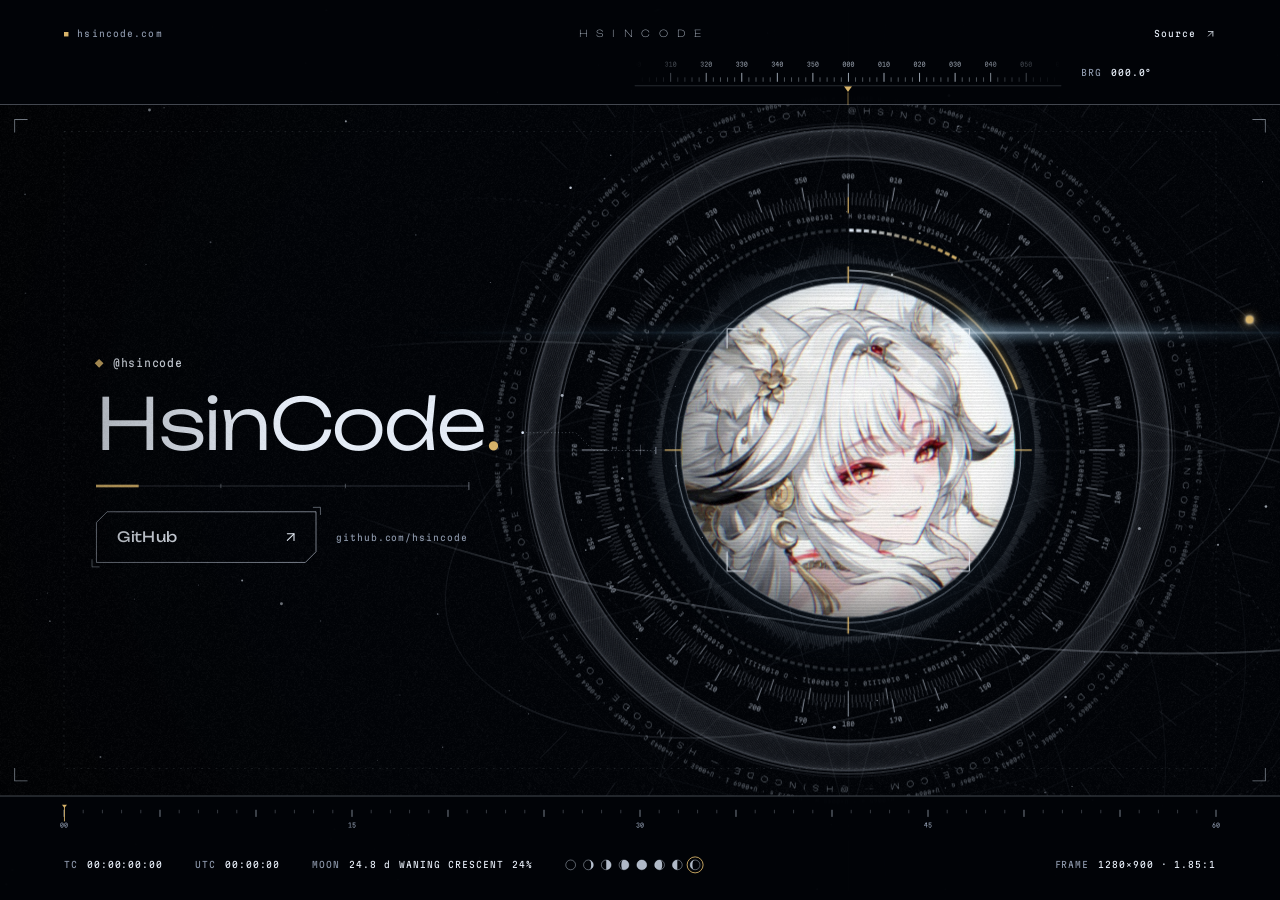
<file: public/index.html>
<!doctype html>
<html lang="ja">
  <head>
    <meta charset="utf-8">
    <meta name="viewport" content="width=device-width, initial-scale=1">
    <meta name="color-scheme" content="dark">
    <meta name="description" content="HsinCode">
    <meta name="theme-color" content="#020408">
    <meta property="og:type" content="website">
    <meta property="og:title" content="HsinCode">
    <meta property="og:description" content="HsinCode">
    <meta property="og:url" content="https://hsincode.com/">
    <meta property="og:image" content="https://hsincode.com/assets/avatar.png">
    <meta property="og:image:alt" content="HsinCodeのプロフィールアイコン">
    <meta property="og:locale" content="ja_JP">
    <meta name="twitter:card" content="summary">
    <link rel="canonical" href="https://hsincode.com/">
    <link rel="icon" type="image/png" href="./assets/avatar.png">
    <link rel="preload" href="./assets/unbounded.woff2" as="font" type="font/woff2" crossorigin>
    <link rel="preload" href="./assets/martian-mono.woff2" as="font" type="font/woff2" crossorigin>
    <link rel="stylesheet" href="./assets/apogee/apogee.css?v=c8f8230e25">
    <script src="./assets/apogee/apogee.js?v=736414aaf4" defer></script>
    <title>HsinCode</title>
  </head>
  <body>
    <main>
      <svg class="glyph-defs" width="0" height="0" aria-hidden="true"><defs><path id="gm2b" d="M2.75 -0.88V-3H0.63V-4H2.75V-6.12H3.75V-4H5.87V-3H3.75V-0.88Z"/><path id="gm30" d="M3.25 0.16Q1.9 0.16 1.23 -0.87Q0.57 -1.9 0.57 -4Q0.57 -6.1 1.23 -7.13Q1.9 -8.16 3.25 -8.16Q4.6 -8.16 5.27 -7.13Q5.93 -6.1 5.93 -4Q5.93 -1.9 5.27 -0.87Q4.6 0.16 3.25 0.16ZM3.25 -0.91Q4.05 -0.91 4.42 -1.65Q4.79 -2.39 4.79 -4Q4.79 -5.61 4.42 -6.35Q4.05 -7.09 3.25 -7.09Q2.45 -7.09 2.08 -6.35Q1.71 -5.61 1.71 -4Q1.71 -2.39 2.08 -1.65Q2.45 -0.91 3.25 -0.91ZM1.36 -3.1 5.06 -6.27V-4.9L1.36 -1.73Z"/><path id="gm31" d="M4.11 -8V-1.07H5.87V0H1.03V-1.07H2.97V-7.47L3.31 -7.28L1.03 -5.79V-7.01L2.57 -8Z"/><path id="gm32" d="M1.02 -1.65 3.49 -3.82Q4.03 -4.31 4.28 -4.77Q4.53 -5.23 4.53 -5.75Q4.53 -6.38 4.21 -6.74Q3.89 -7.09 3.32 -7.09Q2.76 -7.09 2.41 -6.71Q2.05 -6.33 1.92 -5.56H0.85Q0.88 -6.4 1.21 -6.98Q1.53 -7.56 2.08 -7.86Q2.62 -8.16 3.32 -8.16Q4.03 -8.16 4.56 -7.86Q5.09 -7.56 5.38 -7.02Q5.67 -6.47 5.67 -5.75Q5.67 -5.01 5.32 -4.35Q4.96 -3.69 4.2 -3.04L1.99 -1.17V-1.07H5.53V0H1.02Z"/><path id="gm33" d="M5.69 -2.11Q5.69 -1.43 5.38 -0.92Q5.08 -0.41 4.54 -0.12Q4 0.16 3.29 0.16Q2.53 0.16 1.98 -0.13Q1.44 -0.43 1.14 -0.99Q0.85 -1.55 0.83 -2.34H1.9Q1.99 -1.64 2.34 -1.27Q2.69 -0.91 3.28 -0.91Q3.67 -0.91 3.95 -1.07Q4.23 -1.23 4.39 -1.52Q4.54 -1.81 4.54 -2.21Q4.54 -2.81 4.21 -3.17Q3.87 -3.54 3.33 -3.54H2.52V-4.6H3.33Q3.89 -4.6 4.24 -4.95Q4.59 -5.29 4.59 -5.84Q4.59 -6.41 4.25 -6.75Q3.91 -7.09 3.33 -7.09Q2.71 -7.09 2.35 -6.71Q1.98 -6.33 1.85 -5.56H0.78Q0.82 -6.4 1.13 -6.98Q1.44 -7.56 2 -7.86Q2.56 -8.16 3.34 -8.16Q4.05 -8.16 4.58 -7.88Q5.12 -7.61 5.42 -7.11Q5.72 -6.61 5.72 -5.94Q5.72 -5.28 5.4 -4.81Q5.08 -4.34 4.52 -4.18V-4.02Q5.07 -3.87 5.38 -3.37Q5.69 -2.86 5.69 -2.11Z"/><path id="gm34" d="M4.88 -8V-3.39H6.01V-2.32H4.88V0H3.74V-2.32H0.54V-3.82L2.94 -8ZM1.52 -3.49V-3.39H3.74V-7.85H4.06Z"/><path id="gm35" d="M1.11 -8H5.58V-6.93H1.8L2.25 -7.35V-4.89H2.55Q2.71 -5.09 3 -5.21Q3.3 -5.32 3.64 -5.32Q4.24 -5.32 4.71 -4.99Q5.18 -4.65 5.45 -4.05Q5.73 -3.46 5.73 -2.67Q5.73 -1.83 5.42 -1.19Q5.11 -0.56 4.56 -0.2Q4.01 0.16 3.29 0.16Q2.21 0.16 1.57 -0.44Q0.93 -1.05 0.85 -2.14H1.92Q2.05 -1.54 2.38 -1.22Q2.72 -0.91 3.29 -0.91Q3.68 -0.91 3.97 -1.12Q4.27 -1.34 4.43 -1.73Q4.59 -2.13 4.59 -2.67Q4.59 -3.18 4.43 -3.55Q4.28 -3.92 3.99 -4.12Q3.71 -4.31 3.32 -4.31Q2.89 -4.31 2.59 -4.1Q2.3 -3.88 2.15 -3.46H1.11Z"/><path id="gm36" d="M3.24 0.16Q2.51 0.16 1.95 -0.18Q1.39 -0.53 1.08 -1.14Q0.77 -1.76 0.77 -2.56Q0.77 -3.16 0.97 -3.77Q1.18 -4.39 1.65 -5.13L3.4 -8H4.63L2.88 -5.18L3.05 -5.04Q3.16 -5.09 3.29 -5.11Q3.43 -5.14 3.6 -5.14Q4.22 -5.14 4.7 -4.8Q5.18 -4.47 5.46 -3.89Q5.73 -3.31 5.73 -2.56Q5.73 -1.76 5.42 -1.14Q5.1 -0.53 4.54 -0.18Q3.98 0.16 3.24 0.16ZM1.91 -2.56Q1.91 -2.06 2.07 -1.69Q2.24 -1.31 2.54 -1.11Q2.84 -0.91 3.25 -0.91Q3.66 -0.91 3.96 -1.11Q4.26 -1.31 4.43 -1.69Q4.59 -2.06 4.59 -2.56Q4.59 -3.06 4.43 -3.42Q4.26 -3.79 3.96 -3.99Q3.66 -4.19 3.25 -4.19Q2.84 -4.19 2.54 -3.99Q2.24 -3.79 2.07 -3.42Q1.91 -3.06 1.91 -2.56Z"/><path id="gm37" d="M5.52 -6.37 2.83 0H1.63L4.57 -6.83V-6.93H0.91V-8H5.52Z"/><path id="gm38" d="M3.25 -4.59Q3.89 -4.59 4.25 -4.91Q4.6 -5.24 4.6 -5.84Q4.6 -6.44 4.25 -6.77Q3.89 -7.09 3.25 -7.09Q2.61 -7.09 2.25 -6.77Q1.9 -6.44 1.9 -5.84Q1.9 -5.24 2.25 -4.91Q2.61 -4.59 3.25 -4.59ZM0.8 -5.94Q0.8 -6.62 1.1 -7.12Q1.4 -7.62 1.95 -7.89Q2.5 -8.16 3.25 -8.16Q4 -8.16 4.55 -7.89Q5.11 -7.62 5.4 -7.12Q5.7 -6.62 5.7 -5.94Q5.7 -5.32 5.39 -4.85Q5.07 -4.38 4.54 -4.2V-4.04Q5.08 -3.87 5.4 -3.35Q5.72 -2.84 5.72 -2.13Q5.72 -1.43 5.42 -0.91Q5.11 -0.4 4.56 -0.12Q4.01 0.16 3.25 0.16Q2.49 0.16 1.94 -0.12Q1.38 -0.4 1.08 -0.91Q0.78 -1.43 0.78 -2.13Q0.78 -2.84 1.1 -3.35Q1.42 -3.87 1.96 -4.04V-4.2Q1.43 -4.38 1.11 -4.85Q0.8 -5.32 0.8 -5.94ZM1.9 -2.24Q1.9 -1.61 2.26 -1.26Q2.61 -0.91 3.25 -0.91Q3.89 -0.91 4.24 -1.26Q4.6 -1.61 4.6 -2.24Q4.6 -2.88 4.24 -3.23Q3.89 -3.57 3.25 -3.57Q2.61 -3.57 2.26 -3.23Q1.9 -2.88 1.9 -2.24Z"/><path id="gm39" d="M3.26 -8.16Q4 -8.16 4.55 -7.82Q5.11 -7.47 5.42 -6.86Q5.73 -6.25 5.73 -5.44Q5.73 -4.84 5.52 -4.23Q5.32 -3.62 4.85 -2.87L3.1 0H1.87L3.62 -2.82L3.45 -2.96Q3.34 -2.91 3.2 -2.89Q3.07 -2.86 2.9 -2.86Q2.28 -2.86 1.8 -3.2Q1.32 -3.53 1.04 -4.11Q0.77 -4.7 0.77 -5.44Q0.77 -6.25 1.08 -6.86Q1.4 -7.47 1.96 -7.82Q2.53 -8.16 3.26 -8.16ZM4.59 -5.44Q4.59 -5.95 4.43 -6.32Q4.26 -6.69 3.96 -6.89Q3.66 -7.09 3.25 -7.09Q2.84 -7.09 2.54 -6.89Q2.24 -6.69 2.07 -6.32Q1.91 -5.95 1.91 -5.44Q1.91 -4.95 2.07 -4.58Q2.24 -4.21 2.54 -4.01Q2.84 -3.81 3.25 -3.81Q3.66 -3.81 3.96 -4.01Q4.26 -4.21 4.43 -4.58Q4.59 -4.95 4.59 -5.44Z"/><path id="gm43" d="M3.39 0.16Q2.08 0.16 1.43 -0.87Q0.79 -1.9 0.79 -4Q0.79 -6.1 1.45 -7.13Q2.12 -8.16 3.48 -8.16Q4.23 -8.16 4.76 -7.83Q5.3 -7.5 5.6 -6.86Q5.9 -6.21 5.95 -5.27H4.92Q4.78 -6.2 4.43 -6.65Q4.08 -7.09 3.48 -7.09Q2.68 -7.09 2.3 -6.35Q1.93 -5.61 1.93 -4Q1.93 -2.39 2.28 -1.65Q2.63 -0.91 3.39 -0.91Q3.96 -0.91 4.29 -1.32Q4.63 -1.74 4.76 -2.59H5.79Q5.74 -1.71 5.45 -1.09Q5.15 -0.47 4.63 -0.15Q4.12 0.16 3.39 0.16Z"/><path id="gm44" d="M0.87 0V-8H2.94Q4.45 -8 5.19 -7.01Q5.93 -6.02 5.93 -4Q5.93 -1.99 5.19 -0.99Q4.45 0 2.94 0ZM2.01 -1.07H2.94Q3.89 -1.07 4.34 -1.78Q4.79 -2.49 4.79 -4Q4.79 -5.52 4.34 -6.23Q3.89 -6.93 2.94 -6.93H2.01Z"/><path id="gm45" d="M1.3 0V-8H5.67V-6.93H2.44V-4.53H5.17V-3.53H2.44V-1.07H5.57V0Z"/><path id="gm46" d="M1.5 0V-8H5.87V-6.93H2.64V-4.41H5.37V-3.41H2.64V0Z"/><path id="gm48" d="M0.87 0V-8H2.01V-4.56H4.49V-8H5.63V0H4.49V-3.5H2.01V0Z"/><path id="gm49" d="M0.87 0V-1.07H2.68V-6.93H0.87V-8H5.63V-6.93H3.82V-1.07H5.63V0Z"/><path id="gm4e" d="M0.8 0V-8H2.68L4.6 -0.77H4.73L4.69 -3.57V-8H5.7V0H3.82L1.9 -7.23H1.77L1.81 -4.43V0Z"/><path id="gm4f" d="M3.25 0.16Q1.9 0.16 1.23 -0.87Q0.57 -1.9 0.57 -4Q0.57 -6.1 1.23 -7.13Q1.9 -8.16 3.25 -8.16Q4.6 -8.16 5.27 -7.13Q5.93 -6.1 5.93 -4Q5.93 -1.9 5.27 -0.87Q4.6 0.16 3.25 0.16ZM3.25 -0.91Q4.05 -0.91 4.42 -1.65Q4.79 -2.39 4.79 -4Q4.79 -5.61 4.42 -6.35Q4.05 -7.09 3.25 -7.09Q2.45 -7.09 2.08 -6.35Q1.71 -5.61 1.71 -4Q1.71 -2.39 2.08 -1.65Q2.45 -0.91 3.25 -0.91Z"/><path id="gm53" d="M1.89 -2.04Q2.04 -1.49 2.4 -1.2Q2.76 -0.91 3.33 -0.91Q3.93 -0.91 4.28 -1.25Q4.63 -1.6 4.63 -2.21Q4.63 -2.65 4.36 -2.94Q4.09 -3.24 3.61 -3.34L2.87 -3.49Q1.9 -3.69 1.41 -4.27Q0.91 -4.85 0.91 -5.78Q0.91 -6.51 1.22 -7.04Q1.53 -7.58 2.09 -7.87Q2.65 -8.16 3.41 -8.16Q4.15 -8.16 4.7 -7.87Q5.25 -7.58 5.56 -7.04Q5.88 -6.51 5.91 -5.76H4.87Q4.71 -6.41 4.34 -6.75Q3.98 -7.09 3.41 -7.09Q2.77 -7.09 2.4 -6.75Q2.03 -6.4 2.03 -5.78Q2.03 -5.35 2.31 -5.04Q2.58 -4.74 3.06 -4.64L3.8 -4.49Q4.77 -4.29 5.26 -3.71Q5.75 -3.14 5.75 -2.21Q5.75 -1.49 5.45 -0.95Q5.15 -0.42 4.61 -0.13Q4.06 0.16 3.33 0.16Q2.58 0.16 2.02 -0.1Q1.47 -0.37 1.16 -0.86Q0.86 -1.36 0.83 -2.04Z"/><path id="gm55" d="M0.79 -8H1.93V-2.57Q1.93 -1.79 2.28 -1.35Q2.64 -0.91 3.27 -0.91Q3.9 -0.91 4.25 -1.35Q4.61 -1.79 4.61 -2.57V-8H5.71V-2.47Q5.71 -1.2 5.07 -0.52Q4.44 0.16 3.25 0.16Q2.06 0.16 1.43 -0.52Q0.79 -1.2 0.79 -2.47Z"/><path id="gm64" d="M2.82 0.16Q2.14 0.16 1.64 -0.22Q1.15 -0.6 0.89 -1.3Q0.63 -2.01 0.63 -3Q0.63 -3.99 0.89 -4.7Q1.15 -5.4 1.64 -5.78Q2.14 -6.16 2.82 -6.16Q3.25 -6.16 3.6 -5.99Q3.94 -5.81 4.12 -5.49H4.42V-8.48H5.52V0H4.42V-0.51H4.12Q3.94 -0.19 3.6 -0.02Q3.25 0.16 2.82 0.16ZM3.09 -0.87Q3.75 -0.87 4.11 -1.42Q4.46 -1.97 4.46 -3Q4.46 -4.03 4.11 -4.58Q3.75 -5.13 3.09 -5.13Q2.42 -5.13 2.07 -4.58Q1.71 -4.03 1.71 -3Q1.71 -1.97 2.07 -1.42Q2.42 -0.87 3.09 -0.87Z"/><path id="gm65" d="M1.72 -3.61H4.95L4.57 -3.13Q4.57 -4.14 4.27 -4.65Q3.96 -5.16 3.36 -5.16Q2.69 -5.16 2.34 -4.62Q1.99 -4.07 1.99 -3.05Q1.99 -1.95 2.34 -1.4Q2.69 -0.84 3.39 -0.84Q3.84 -0.84 4.17 -1.09Q4.5 -1.34 4.72 -1.84H5.73Q5.6 -1.2 5.27 -0.75Q4.95 -0.31 4.48 -0.07Q4 0.16 3.39 0.16Q2.59 0.16 2.04 -0.21Q1.49 -0.58 1.2 -1.3Q0.92 -2.01 0.92 -3.05Q0.92 -4.03 1.21 -4.72Q1.51 -5.41 2.05 -5.79Q2.6 -6.16 3.36 -6.16Q4.08 -6.16 4.58 -5.81Q5.08 -5.47 5.33 -4.79Q5.59 -4.12 5.59 -3.14Q5.59 -3.01 5.59 -2.88Q5.58 -2.75 5.57 -2.64H1.72Z"/><path id="gm69" d="M1.35 -6H4.08V-1.03H5.72V0H1.35V-1.03H2.98V-4.97H1.35ZM3.45 -6.87Q3.08 -6.87 2.87 -7.09Q2.67 -7.31 2.67 -7.7Q2.67 -8.1 2.87 -8.32Q3.08 -8.53 3.45 -8.53Q3.82 -8.53 4.03 -8.31Q4.24 -8.1 4.24 -7.7Q4.24 -7.31 4.03 -7.09Q3.82 -6.87 3.45 -6.87Z"/><path id="gm6e" d="M1.07 0V-6H2.17V-5.57H2.47Q2.66 -5.86 2.98 -6.01Q3.3 -6.16 3.7 -6.16Q4.27 -6.16 4.68 -5.9Q5.09 -5.64 5.31 -5.16Q5.54 -4.68 5.54 -4.03V0H4.44V-3.73Q4.44 -4.42 4.16 -4.78Q3.87 -5.13 3.3 -5.13Q2.73 -5.13 2.45 -4.78Q2.17 -4.42 2.17 -3.73V0Z"/><path id="gm6f" d="M3.25 0.16Q2.48 0.16 1.92 -0.22Q1.36 -0.6 1.06 -1.3Q0.76 -2.01 0.76 -3Q0.76 -3.99 1.06 -4.7Q1.36 -5.4 1.92 -5.78Q2.48 -6.16 3.25 -6.16Q4.03 -6.16 4.59 -5.78Q5.14 -5.4 5.44 -4.7Q5.74 -3.99 5.74 -3Q5.74 -2.01 5.44 -1.3Q5.14 -0.6 4.59 -0.22Q4.03 0.16 3.25 0.16ZM3.25 -0.87Q3.93 -0.87 4.29 -1.42Q4.65 -1.97 4.65 -3Q4.65 -4.03 4.29 -4.58Q3.93 -5.13 3.25 -5.13Q2.58 -5.13 2.21 -4.58Q1.85 -4.03 1.85 -3Q1.85 -1.97 2.21 -1.42Q2.58 -0.87 3.25 -0.87Z"/><path id="gm73" d="M2.04 -1.84Q2.18 -1.36 2.49 -1.11Q2.81 -0.87 3.3 -0.87Q3.81 -0.87 4.1 -1.09Q4.39 -1.31 4.39 -1.69Q4.39 -1.97 4.15 -2.15Q3.91 -2.33 3.47 -2.41L2.87 -2.5Q1.96 -2.64 1.51 -3.1Q1.07 -3.55 1.07 -4.31Q1.07 -5.17 1.66 -5.66Q2.26 -6.16 3.27 -6.16Q4.34 -6.16 4.96 -5.6Q5.58 -5.04 5.62 -4.04H4.62Q4.49 -4.58 4.15 -4.86Q3.82 -5.13 3.27 -5.13Q2.74 -5.13 2.44 -4.91Q2.14 -4.69 2.14 -4.31Q2.14 -4.04 2.38 -3.85Q2.62 -3.67 3.07 -3.59L3.67 -3.5Q4.58 -3.36 5.02 -2.9Q5.46 -2.45 5.46 -1.69Q5.46 -1.12 5.19 -0.71Q4.93 -0.3 4.44 -0.07Q3.96 0.16 3.29 0.16Q2.28 0.16 1.68 -0.37Q1.08 -0.89 1.03 -1.84Z"/><path id="gmb7" d="M3.25 -3.02Q2.85 -3.02 2.62 -3.28Q2.39 -3.54 2.39 -4Q2.39 -4.46 2.62 -4.71Q2.84 -4.97 3.25 -4.97Q3.66 -4.97 3.88 -4.71Q4.11 -4.46 4.11 -3.99Q4.11 -3.54 3.88 -3.28Q3.66 -3.02 3.25 -3.02Z"/><path id="gu2e" d="M1.1 0.06Q0.97 0.06 0.86 0Q0.75 -0.07 0.69 -0.18Q0.62 -0.29 0.62 -0.42Q0.62 -0.56 0.68 -0.67Q0.75 -0.77 0.86 -0.84Q0.97 -0.9 1.1 -0.9Q1.24 -0.9 1.35 -0.84Q1.45 -0.77 1.52 -0.66Q1.58 -0.56 1.58 -0.42Q1.58 -0.29 1.52 -0.18Q1.45 -0.07 1.34 -0.01Q1.24 0.06 1.1 0.06Z"/><path id="gu40" d="M6.91 -3.32Q6.67 -2.38 6.06 -1.82Q5.46 -1.26 4.66 -1.26Q4.09 -1.26 3.64 -1.52Q3.19 -1.78 2.93 -2.25Q2.67 -2.71 2.67 -3.32Q2.67 -3.92 2.92 -4.38Q3.18 -4.85 3.63 -5.11Q4.08 -5.37 4.66 -5.37Q5.22 -5.37 5.67 -5.11Q6.13 -4.84 6.45 -4.38Q6.76 -3.91 6.91 -3.32ZM3.21 -3.32Q3.21 -2.61 3.64 -2.17Q4.07 -1.72 4.72 -1.72Q5.37 -1.72 5.87 -2.17Q6.37 -2.61 6.65 -3.32Q6.37 -4.03 5.87 -4.47Q5.37 -4.91 4.72 -4.91Q4.29 -4.91 3.95 -4.71Q3.6 -4.51 3.41 -4.15Q3.21 -3.79 3.21 -3.32ZM9.43 -3.85Q9.43 -3.09 9.14 -2.53Q8.85 -1.97 8.32 -1.66Q7.8 -1.35 7.1 -1.35H6.88L6.56 -2.85L6.71 -3.32L6.54 -3.78L6.78 -5.28H7.3L7.03 -3.32L7.39 -1.45L7.13 -1.7Q7.67 -1.7 8.07 -1.96Q8.48 -2.23 8.71 -2.71Q8.93 -3.2 8.93 -3.84Q8.93 -4.8 8.45 -5.52Q7.97 -6.24 7.12 -6.64Q6.26 -7.04 5.12 -7.04Q3.89 -7.04 2.96 -6.56Q2.02 -6.08 1.5 -5.21Q0.98 -4.34 0.98 -3.18Q0.98 -2.1 1.5 -1.29Q2.01 -0.47 2.94 -0.02Q3.87 0.44 5.09 0.44Q5.63 0.44 6.19 0.35Q6.74 0.26 7.26 0.09Q7.77 -0.08 8.17 -0.33V0.18Q7.74 0.4 7.22 0.56Q6.7 0.73 6.15 0.81Q5.6 0.9 5.07 0.9Q3.7 0.9 2.66 0.39Q1.62 -0.12 1.04 -1.04Q0.46 -1.96 0.46 -3.18Q0.46 -4.15 0.8 -4.95Q1.13 -5.74 1.75 -6.31Q2.37 -6.88 3.23 -7.19Q4.08 -7.5 5.12 -7.5Q6.41 -7.5 7.38 -7.04Q8.35 -6.59 8.89 -5.77Q9.43 -4.95 9.43 -3.85Z"/><path id="gu43" d="M8.47 -2.8Q8.37 -1.94 7.86 -1.28Q7.34 -0.62 6.5 -0.25Q5.67 0.12 4.61 0.12Q3.39 0.12 2.47 -0.37Q1.55 -0.86 1.04 -1.73Q0.53 -2.61 0.53 -3.75Q0.53 -4.9 1.04 -5.77Q1.55 -6.64 2.47 -7.13Q3.39 -7.62 4.61 -7.62Q5.67 -7.62 6.5 -7.25Q7.34 -6.88 7.86 -6.22Q8.37 -5.57 8.47 -4.7H7.89Q7.77 -5.43 7.33 -5.97Q6.89 -6.51 6.19 -6.8Q5.49 -7.1 4.59 -7.1Q3.54 -7.1 2.75 -6.69Q1.97 -6.27 1.54 -5.52Q1.11 -4.77 1.11 -3.75Q1.11 -2.74 1.54 -1.99Q1.97 -1.23 2.75 -0.81Q3.54 -0.4 4.59 -0.4Q5.49 -0.4 6.19 -0.7Q6.89 -0.99 7.33 -1.53Q7.77 -2.07 7.89 -2.8Z"/><path id="gu44" d="M4 -7.5Q5.23 -7.5 6.16 -7.03Q7.09 -6.55 7.61 -5.71Q8.13 -4.86 8.13 -3.75Q8.13 -2.64 7.61 -1.8Q7.09 -0.95 6.16 -0.48Q5.23 0 4 0H0.97V-7.5ZM1.53 -0.04 1.07 -0.49H4Q5.05 -0.49 5.85 -0.91Q6.65 -1.32 7.1 -2.06Q7.55 -2.79 7.55 -3.75Q7.55 -4.72 7.1 -5.45Q6.65 -6.18 5.85 -6.59Q5.05 -7.01 4 -7.01H1.07L1.53 -7.46Z"/><path id="gu45" d="M6.55 -4V-3.5H1.56V-4ZM1.88 -3.75 1.26 -0.05 0.9 -0.5H6.8V0H0.7L1.33 -3.75L0.7 -7.5H6.75V-7H0.9L1.26 -7.44Z"/><path id="gu48" d="M0.97 -7.5H1.53V0H0.97ZM7.27 -7.5H7.83V0H7.27ZM1.23 -4H7.67V-3.5H1.23Z"/><path id="gu49" d="M0.97 -7.5H1.53V0H0.97Z"/><path id="gu4d" d="M10.17 -7.5V0H9.63V-7.45H9.95L5.86 0H5.28L1.19 -7.45H1.51V0H0.97V-7.5H1.79L5.83 -0.07H5.32L9.35 -7.5Z"/><path id="gu4e" d="M7.87 -0.14H7.48V-7.5H8.02V0H7.29L1.12 -7.36H1.51V0H0.97V-7.5H1.7Z"/><path id="gu4f" d="M4.65 0.12Q3.43 0.12 2.5 -0.37Q1.56 -0.86 1.04 -1.73Q0.52 -2.61 0.52 -3.75Q0.52 -4.9 1.04 -5.77Q1.56 -6.64 2.5 -7.13Q3.43 -7.62 4.66 -7.62Q5.88 -7.62 6.81 -7.13Q7.74 -6.64 8.26 -5.77Q8.78 -4.9 8.78 -3.75Q8.78 -2.61 8.26 -1.73Q7.74 -0.86 6.81 -0.37Q5.88 0.12 4.65 0.12ZM4.65 -0.4Q5.73 -0.4 6.53 -0.81Q7.33 -1.23 7.76 -1.99Q8.2 -2.74 8.2 -3.75Q8.2 -4.77 7.76 -5.52Q7.33 -6.27 6.53 -6.69Q5.73 -7.1 4.65 -7.1Q3.57 -7.1 2.78 -6.69Q1.98 -6.27 1.54 -5.52Q1.1 -4.77 1.1 -3.75Q1.1 -2.74 1.54 -1.99Q1.98 -1.23 2.78 -0.81Q3.57 -0.4 4.65 -0.4Z"/><path id="gu53" d="M0.43 -2.42H0.99Q1.07 -1.81 1.46 -1.35Q1.84 -0.89 2.48 -0.64Q3.11 -0.39 3.93 -0.39Q5.17 -0.39 5.91 -0.84Q6.65 -1.3 6.65 -2.09Q6.65 -2.67 6.17 -2.99Q5.68 -3.31 4.5 -3.44L3.23 -3.58Q1.84 -3.73 1.26 -4.22Q0.67 -4.71 0.67 -5.48Q0.67 -6.14 1.06 -6.62Q1.45 -7.1 2.14 -7.36Q2.83 -7.62 3.74 -7.62Q4.68 -7.62 5.4 -7.33Q6.13 -7.04 6.55 -6.52Q6.98 -6 7.02 -5.31H6.46Q6.4 -5.86 6.04 -6.26Q5.68 -6.66 5.09 -6.88Q4.5 -7.11 3.73 -7.11Q2.59 -7.11 1.91 -6.68Q1.23 -6.25 1.23 -5.48Q1.23 -4.88 1.72 -4.56Q2.2 -4.24 3.33 -4.11L4.54 -3.97Q5.5 -3.86 6.09 -3.64Q6.68 -3.42 6.95 -3.04Q7.21 -2.67 7.21 -2.11Q7.21 -1.41 6.8 -0.91Q6.39 -0.41 5.65 -0.15Q4.91 0.12 3.92 0.12Q2.94 0.12 2.17 -0.2Q1.4 -0.52 0.94 -1.09Q0.48 -1.67 0.43 -2.42Z"/><path id="gu2014" d="M0.55 -3.77H5.56V-3.31H0.55ZM5.46 -3.77H10.47V-3.31H5.46Z"/></defs></svg>
      <div class="stage-wrap d"><div class="stage">
<div class="ap k0">
<div class="k1" aria-hidden="true">
    <svg class="ap-in k2" width="100%" height="100%" preserveAspectRatio="xMidYMid slice" viewBox="-24 -24 1488 948" fill="#dce7f7"><circle cx="113.4" cy="600.4" r="0.67" fill-opacity="0.3"></circle><circle cx="707.8" cy="709.5" r="0.7" fill-opacity="0.47"></circle><circle cx="848.9" cy="346.5" r="0.6" fill-opacity="0.24"></circle><circle cx="762.8" cy="341.9" r="0.71" fill-opacity="0.29"></circle><circle cx="607.9" cy="715.3" r="0.67" fill-opacity="0.36"></circle><circle cx="662" cy="859.1" r="0.47" fill-opacity="0.48"></circle><circle cx="739.9" cy="235.6" r="0.49" fill-opacity="0.41"></circle><circle cx="861.3" cy="161.9" r="0.51" fill-opacity="0.43"></circle><circle cx="1403.4" cy="95" r="0.47" fill-opacity="0.35"></circle><circle cx="223.2" cy="263.3" r="0.71" fill-opacity="0.34"></circle><circle cx="241.4" cy="105.8" r="0.68" fill-opacity="0.4"></circle><circle cx="882.1" cy="171.5" r="0.45" fill-opacity="0.33"></circle><circle cx="26.4" cy="877.6" r="0.56" fill-opacity="0.24"></circle><circle cx="1423.8" cy="37.4" r="0.49" fill-opacity="0.45"></circle><circle cx="780.8" cy="632.8" r="0.76" fill-opacity="0.31"></circle><circle cx="395.1" cy="816.8" r="0.73" fill-opacity="0.25"></circle><circle cx="497.8" cy="862.4" r="0.58" fill-opacity="0.26"></circle><circle cx="1039.9" cy="124.7" r="0.74" fill-opacity="0.46"></circle><circle cx="716.8" cy="639.8" r="0.76" fill-opacity="0.5"></circle><circle cx="67.8" cy="510.2" r="0.65" fill-opacity="0.4"></circle><circle cx="1127.3" cy="794.6" r="0.64" fill-opacity="0.43"></circle><circle cx="487.4" cy="837.2" r="0.75" fill-opacity="0.4"></circle><circle cx="1234.4" cy="271.7" r="0.51" fill-opacity="0.34"></circle><circle cx="661.1" cy="520.4" r="0.75" fill-opacity="0.31"></circle><circle cx="1045" cy="22.8" r="0.57" fill-opacity="0.31"></circle><circle cx="863.7" cy="571.1" r="0.75" fill-opacity="0.43"></circle><circle cx="452.7" cy="851.3" r="0.64" fill-opacity="0.43"></circle><circle cx="877.2" cy="679.7" r="0.59" fill-opacity="0.24"></circle><circle cx="1065" cy="251.7" r="0.66" fill-opacity="0.38"></circle><circle cx="1138.3" cy="878.1" r="0.56" fill-opacity="0.33"></circle><circle cx="1083.8" cy="634.7" r="0.78" fill-opacity="0.23"></circle><circle cx="41.1" cy="417.1" r="0.74" fill-opacity="0.3"></circle><circle cx="1027" cy="891.7" r="0.65" fill-opacity="0.46"></circle><circle cx="1141.5" cy="95.3" r="0.67" fill-opacity="0.28"></circle><circle cx="588.6" cy="692.2" r="0.77" fill-opacity="0.23"></circle><circle cx="275.9" cy="585.9" r="0.57" fill-opacity="0.28"></circle><circle cx="27" cy="631.5" r="0.5" fill-opacity="0.3"></circle><circle cx="456" cy="762.2" r="0.48" fill-opacity="0.3"></circle><circle cx="290.1" cy="24.5" r="0.59" fill-opacity="0.43"></circle><circle cx="398.8" cy="622" r="0.72" fill-opacity="0.26"></circle><circle cx="1175.1" cy="802.1" r="0.79" fill-opacity="0.45"></circle><circle cx="908.5" cy="620.6" r="0.51" fill-opacity="0.24"></circle><circle cx="143.2" cy="873.4" r="0.52" fill-opacity="0.32"></circle><circle cx="478.6" cy="696.5" r="0.51" fill-opacity="0.38"></circle><circle cx="1386.5" cy="309.6" r="0.62" fill-opacity="0.31"></circle><circle cx="494.6" cy="233.7" r="0.59" fill-opacity="0.45"></circle><circle cx="808.4" cy="617.9" r="0.68" fill-opacity="0.46"></circle><circle cx="635.3" cy="257" r="0.66" fill-opacity="0.28"></circle><circle cx="1365.1" cy="747.3" r="0.49" fill-opacity="0.24"></circle><circle cx="124.1" cy="593.8" r="0.51" fill-opacity="0.45"></circle><circle cx="1408.6" cy="578.2" r="0.46" fill-opacity="0.42"></circle><circle cx="211.6" cy="600" r="0.72" fill-opacity="0.26"></circle><circle cx="90.2" cy="70" r="0.61" fill-opacity="0.5"></circle><circle cx="755.5" cy="386" r="0.55" fill-opacity="0.36"></circle><circle cx="890.4" cy="137.1" r="0.48" fill-opacity="0.39"></circle><circle cx="1042.1" cy="811.2" r="0.5" fill-opacity="0.5"></circle><circle cx="576.7" cy="90.3" r="0.76" fill-opacity="0.39"></circle><circle cx="1154.5" cy="788.3" r="0.64" fill-opacity="0.38"></circle><circle cx="1362.7" cy="25.4" r="0.7" fill-opacity="0.27"></circle><circle cx="90.2" cy="458.1" r="0.56" fill-opacity="0.3"></circle><circle cx="1283.2" cy="826.3" r="0.51" fill-opacity="0.33"></circle><circle cx="40.2" cy="436.1" r="0.51" fill-opacity="0.28"></circle><circle cx="1013.2" cy="648" r="0.5" fill-opacity="0.26"></circle><circle cx="6.1" cy="423.3" r="0.48" fill-opacity="0.42"></circle><circle cx="678.2" cy="63.1" r="0.67" fill-opacity="0.34"></circle><circle cx="1346.1" cy="180.2" r="0.52" fill-opacity="0.49"></circle><circle cx="599.5" cy="707.8" r="0.54" fill-opacity="0.25"></circle><circle cx="1312.7" cy="509.7" r="0.8" fill-opacity="0.42"></circle><circle cx="1388.1" cy="810.3" r="0.67" fill-opacity="0.41"></circle><circle cx="569.5" cy="281.5" r="0.54" fill-opacity="0.46"></circle><circle cx="1149.1" cy="312.8" r="0.5" fill-opacity="0.23"></circle><circle cx="66.1" cy="65.8" r="0.56" fill-opacity="0.29"></circle><circle cx="557.6" cy="27.4" r="0.77" fill-opacity="0.3"></circle><circle cx="1386.5" cy="318.9" r="0.47" fill-opacity="0.31"></circle><circle cx="927.8" cy="210.3" r="0.63" fill-opacity="0.35"></circle><circle cx="782.7" cy="537.9" r="0.54" fill-opacity="0.45"></circle><circle cx="1090.3" cy="222.9" r="0.79" fill-opacity="0.35"></circle><circle cx="848.3" cy="30.8" r="0.79" fill-opacity="0.46"></circle></svg>
  </div>
<div class="k3" aria-hidden="true">
    <svg class="ap-in k4" width="100%" height="100%" preserveAspectRatio="xMidYMid slice" viewBox="-24 -24 1488 948" fill="#dce7f7"><circle cx="1167" cy="663.3" r="0.76" fill-opacity="0.36"></circle><circle cx="476.6" cy="882.2" r="0.82" fill-opacity="0.46"></circle><circle cx="898.2" cy="891.8" r="1.06" fill-opacity="0.52"></circle><circle cx="1377.3" cy="206.3" r="1.09" fill-opacity="0.55"></circle><circle cx="558.7" cy="860.2" r="0.87" fill-opacity="0.43"></circle><circle cx="213.1" cy="846.6" r="1" fill-opacity="0.32"></circle><circle cx="288.1" cy="241.1" r="0.95" fill-opacity="0.33"></circle><circle cx="1059.4" cy="644.6" r="1.06" fill-opacity="0.37"></circle><circle cx="848.5" cy="546.2" r="0.92" fill-opacity="0.55"></circle><circle cx="1422.6" cy="731.1" r="0.84" fill-opacity="0.52"></circle><circle cx="1190.3" cy="276.7" r="0.9" fill-opacity="0.33"></circle><circle cx="765.4" cy="434.6" r="0.74" fill-opacity="0.43"></circle><circle cx="658.7" cy="34.4" r="0.93" fill-opacity="0.34"></circle><circle cx="912.4" cy="826.9" r="0.8" fill-opacity="0.39"></circle><circle cx="1300.4" cy="665.3" r="0.82" fill-opacity="0.4"></circle><circle cx="623.4" cy="799.3" r="0.79" fill-opacity="0.34"></circle><circle cx="1361.2" cy="53.1" r="0.83" fill-opacity="0.38"></circle><circle cx="1011.8" cy="721.7" r="0.99" fill-opacity="0.59"></circle><circle cx="521.5" cy="748.9" r="0.72" fill-opacity="0.33"></circle><circle cx="1041.5" cy="632.7" r="1.02" fill-opacity="0.43"></circle><circle cx="404.6" cy="7.8" r="1.07" fill-opacity="0.5"></circle><circle cx="14.6" cy="414.5" r="0.97" fill-opacity="0.42"></circle><circle cx="756" cy="465.9" r="0.9" fill-opacity="0.49"></circle><circle cx="101.6" cy="192.9" r="0.87" fill-opacity="0.5"></circle><circle cx="383.8" cy="61" r="0.82" fill-opacity="0.51"></circle><circle cx="516.5" cy="614.9" r="0.85" fill-opacity="0.42"></circle><circle cx="1406.9" cy="661.5" r="0.78" fill-opacity="0.39"></circle><circle cx="412.7" cy="831.4" r="1.02" fill-opacity="0.47"></circle><circle cx="690.6" cy="153.6" r="0.76" fill-opacity="0.55"></circle><circle cx="984.8" cy="222.4" r="1.07" fill-opacity="0.52"></circle><circle cx="409.3" cy="841.1" r="0.71" fill-opacity="0.54"></circle><circle cx="8.2" cy="507.9" r="0.96" fill-opacity="0.31"></circle><circle cx="61.7" cy="396.8" r="0.8" fill-opacity="0.4"></circle><circle cx="409.6" cy="89.4" r="0.77" fill-opacity="0.37"></circle><circle cx="1386.1" cy="570.6" r="0.72" fill-opacity="0.32"></circle><circle cx="26.7" cy="89.1" r="0.71" fill-opacity="0.41"></circle><circle cx="177.4" cy="758.7" r="0.97" fill-opacity="0.6"></circle><circle cx="958.6" cy="701.9" r="0.75" fill-opacity="0.5"></circle><circle cx="665.5" cy="550.7" r="0.79" fill-opacity="0.5"></circle><circle cx="883.2" cy="725.7" r="0.73" fill-opacity="0.58"></circle><circle cx="275.5" cy="94.7" r="0.77" fill-opacity="0.38"></circle><circle cx="126.5" cy="622.1" r="0.96" fill-opacity="0.47"></circle><circle cx="102" cy="292.4" r="0.8" fill-opacity="0.31"></circle><circle cx="1194.2" cy="71.4" r="0.84" fill-opacity="0.57"></circle><circle cx="684.3" cy="177.1" r="0.94" fill-opacity="0.32"></circle><circle cx="46.1" cy="637.1" r="0.74" fill-opacity="0.54"></circle></svg>
  </div>
<div class="k3" aria-hidden="true">
    <svg class="ap-in k5" width="100%" height="100%" preserveAspectRatio="xMidYMid slice" viewBox="-24 -24 1488 948" fill="#e9f2ff"><circle cx="915.4" cy="728.8" r="1.59" fill-opacity="0.74"></circle><circle cx="31.2" cy="459.9" r="1.12" fill-opacity="0.47"></circle><circle cx="424.2" cy="119.5" r="1.04" fill-opacity="0.64"></circle><circle cx="1349.5" cy="506.9" r="1.28" fill-opacity="0.65"></circle><circle cx="359.4" cy="604.6" r="1.46" fill-opacity="0.47"></circle><circle cx="650.2" cy="186.2" r="1.26" fill-opacity="0.83"></circle><circle cx="36.8" cy="266.7" r="1.31" fill-opacity="0.45"></circle><circle cx="702.2" cy="478.5" r="1.2" fill-opacity="0.54"></circle><circle cx="973.5" cy="273.8" r="1.25" fill-opacity="0.72"></circle><circle cx="82.8" cy="886.9" r="1.14" fill-opacity="0.74"></circle><circle cx="641.7" cy="395.3" r="1.5" fill-opacity="0.7"></circle><circle cx="1001.3" cy="232.1" r="1.01" fill-opacity="0.49"></circle><circle cx="1425.4" cy="421" r="1.38" fill-opacity="0.65"></circle><circle cx="319.9" cy="581.3" r="1.01" fill-opacity="0.62"></circle><circle cx="1301.3" cy="545.4" r="1.09" fill-opacity="0.54"></circle><circle cx="88.8" cy="872.3" r="1.24" fill-opacity="0.53"></circle><circle cx="226.7" cy="108.1" r="1.43" fill-opacity="0.67"></circle><circle cx="1222.2" cy="528.9" r="1.54" fill-opacity="0.55"></circle><circle cx="1148" cy="698.5" r="1.26" fill-opacity="0.46"></circle><circle cx="1030.7" cy="93.7" r="1.4" fill-opacity="0.82"></circle></svg>
  </div>
<div class="inst k6"><div class="k7" aria-hidden="true">
    <svg class="ap-in k8" width="1440" height="900" viewBox="0 0 1440 900" fill="none" stroke="#dce7f7" stroke-width="0.75">
      <path d="M1194.1 898.5L1211.6 901.9L1228.2 903.1L1243.6 902.2L1257.8 899L1270.8 893.7L1282.5 886.2M729.2 6.3L717.5 13.8L707.2 23.5L698.4 35.2L691 48.9L685.1 64.6L680.7 82.2L677.9 101.5L676.7 122.6L677.1 145.2L679 169.4L682.5 194.9L687.5 221.6L694.1 249.5L702.1 278.3L711.6 308L722.5 338.4L734.8 369.3L748.3 400.6L763.1 432.1L779 463.7L796 495.3L814 526.7L832.9 557.6L852.6 588.1L873 617.8L894.1 646.8L915.7 674.8L937.7 701.7L959.9 727.4L982.4 751.7L1005 774.5L1027.5 795.8L1049.9 815.4L1072.1 833.2L1093.9 849.1L1115.3 863.1L1136 875.1L1156.2 885L1175.5 892.8L1194.1 898.5M1194.1 898.5L1218.4 897.1L1241.6 893.7L1263.7 888L1284.5 880.2L1303.9 870.3L1321.8 858.4L1338.1 844.5M678.2 41.6L661.9 55.5L647.2 71.3L634.2 89L623 108.5L613.6 129.6L606.2 152.2L600.6 176.4L597 201.8L595.3 228.5L595.7 256.2L597.9 284.9L602.2 314.4L608.4 344.5L616.5 375.2L626.4 406.2L638.2 437.5L651.8 468.8L667 500L683.9 530.9L702.3 561.5L722.1 591.5L743.3 620.9L765.8 649.4L789.4 676.9L814 703.4L839.6 728.6L865.9 752.4L892.8 774.8L920.3 795.5L948.2 814.6L976.3 832L1004.6 847.4L1032.8 860.9L1060.9 872.5L1088.6 881.9L1116 889.3L1142.7 894.5L1168.8 897.6L1194.1 898.5M1194.1 898.5L1223.4 892.4L1251.7 884.2L1278.7 873.9L1304.4 861.5L1328.6 847.1L1351.2 830.7L1372.1 812.6L1391.2 792.6M627.9 87.4L608.8 107.4L591.7 129L576.5 152.2L563.4 176.8L552.4 202.8L543.6 230L537 258.2L532.7 287.4L530.6 317.3L530.8 348L533.4 379.1L538.1 410.5L545.2 442.2L554.5 473.9L565.9 505.4L579.4 536.7L595 567.6L612.6 597.9L632 627.5L653.3 656.2L676.2 683.9L700.7 710.5L726.7 735.8L754 759.7L782.5 782.2L812.1 802.9L842.6 822L873.8 839.3L905.7 854.6L938 868L970.6 879.4L1003.4 888.6L1036.1 895.7L1068.7 900.7L1100.9 903.4L1132.7 904L1163.8 902.3L1194.1 898.5M1194.1 898.5L1226.4 888L1257.7 875.4L1287.7 860.7L1316.3 844.1L1343.4 825.5L1368.8 805.1L1392.4 782.9L1414.1 759.1L1433.8 733.9L1451.3 707.2L1466.7 679.3L1479.8 650.3M533.3 220.7L520.2 249.7L509.5 279.7L501.1 310.6L495.2 342.1L491.7 374.1L490.7 406.5L492.2 439.2L496.2 471.8L502.6 504.4L511.4 536.7L522.7 568.6L536.2 599.9L552 630.4L570 660.1L590.1 688.8L612.2 716.3L636.1 742.5L661.9 767.3L689.3 790.5L718.2 812.1L748.4 831.9L779.9 849.9L812.5 865.9L846 879.9L880.2 891.7L915.1 901.5L950.3 909L985.8 914.3L1021.3 917.3L1056.8 918.1L1091.9 916.6L1126.6 912.8L1160.7 906.7L1194.1 898.5M1194.1 898.5L1227.2 884.2L1259.3 867.9L1290 849.5L1319.4 829.2L1347.2 807L1373.3 783.1L1397.6 757.5L1420 730.5L1440.3 702.1L1458.5 672.5L1474.4 641.8L1488 610.1L1499.3 577.7L1508.1 544.6L1514.5 511.1L1518.3 477.3L1519.6 443.4L1518.4 409.5L1514.6 375.8M481.6 490.5L485.4 524.2L491.6 557.6L500.4 590.4L511.5 622.6L525.1 653.9L540.9 684.2L559 713.3L579.3 741.2L601.6 767.7L625.8 792.6L651.9 815.9L679.6 837.3L708.9 856.9L739.7 874.5L771.7 890L804.8 903.4L838.8 914.6L873.7 923.5L909.2 930.1L945.1 934.4L981.2 936.3L1017.5 935.8L1053.7 933L1089.6 927.8L1125.1 920.3L1160 910.5L1194.1 898.5M1194.1 898.5L1225.7 881.3L1256.2 862.1L1285.5 840.9L1313.4 817.8L1339.8 792.9L1364.5 766.3L1387.4 738.2L1408.5 708.7L1427.6 677.9L1444.5 646L1459.4 613.2L1471.9 579.5L1482.2 545.2L1490.1 510.5L1495.7 475.5L1498.8 440.3L1499.5 405.2L1497.7 370.3L1493.6 335.8L1487 301.9L1478.1 268.6L1466.8 236.3L1453.3 205L1437.5 174.9L1419.6 146.1L1399.7 118.8L1377.8 93.1L1354.1 69.2L1328.7 47.1M645.9 830.8L671.3 852.9L698.4 873L726.9 891L756.7 906.9L787.8 920.6L819.8 932L852.8 941.1L886.4 947.7L920.6 951.9L955.2 953.7L990.1 953L1024.9 949.9L1059.7 944.3L1094.1 936.4L1128.1 926L1161.5 913.4L1194.1 898.5M1194.1 898.5L1222 879.6L1248.9 858.6L1274.5 835.6L1298.8 810.8L1321.6 784.2L1342.9 755.9L1362.5 726.2L1380.4 695.2L1396.4 662.9L1410.4 629.6L1422.5 595.4L1432.5 560.5L1440.4 525.1L1446.1 489.3L1449.7 453.3L1451.1 417.3L1450.3 381.5L1447.3 346L1442.1 311L1434.8 276.7L1425.3 243.2L1413.8 210.8L1400.2 179.5L1384.7 149.5L1367.4 121L1348.2 94L1327.3 68.9L1304.9 45.5L1281 24.2L1255.7 4.9L1229.1 -12.2L1201.4 -27.1L1172.8 -39.6L1143.3 -49.8L1113.1 -57.5M856.7 949.8L886.9 957.5L917.6 962.7L948.8 965.5L980.2 965.7L1011.6 963.4L1043.1 958.6L1074.3 951.4L1105.2 941.7L1135.5 929.6L1165.2 915.2L1194.1 898.5M1194.1 898.5L1216.4 879L1237.6 857.5L1257.7 833.9L1276.5 808.5L1294 781.4L1310.1 752.6L1324.6 722.4L1337.6 690.8L1348.9 658.1L1358.5 624.3L1366.4 589.7L1372.4 554.5L1376.7 518.7L1379.1 482.6L1379.7 446.3L1378.5 410L1375.4 373.9L1370.4 338.2L1363.7 303.1L1355.2 268.7L1344.9 235.1L1333 202.6L1319.5 171.3L1304.4 141.4L1287.8 112.9L1269.8 86.1L1250.5 61.1L1230 38L1208.3 16.8L1185.7 -2.2L1162.1 -19L1137.8 -33.5L1112.7 -45.7L1087.2 -55.4L1061.2 -62.7L1034.9 -67.5L1008.4 -69.8L981.9 -69.5M991.6 969.8L1018.1 969.5L1044.5 966.7L1070.7 961.4L1096.6 953.6L1122 943.4L1146.7 930.7L1170.8 915.7L1194.1 898.5M1194.1 898.5L1209.2 879.7L1223.3 858.8L1236.3 836L1248.1 811.2L1258.8 784.7L1268.1 756.6L1276.2 727L1282.9 696L1288.3 663.8L1292.2 630.6L1294.8 596.5L1295.8 561.7L1295.5 526.4L1293.7 490.7L1290.5 454.7L1285.8 418.8L1279.8 383L1272.4 347.5L1263.7 312.6L1253.7 278.3L1242.4 244.8L1230 212.4L1216.5 181.1L1201.9 151.1L1186.3 122.5L1169.8 95.6L1152.5 70.4L1134.4 47L1115.7 25.6L1096.4 6.3L1076.7 -10.9L1056.5 -25.8L1036.1 -38.4L1015.6 -48.6L994.9 -56.4L974.3 -61.8L953.8 -64.6L933.5 -64.9L913.6 -62.8M1066.5 964.9L1086.4 962.8L1106 958.1L1125 950.9L1143.4 941.3L1161.1 929.4L1178 915L1194.1 898.5M1194.1 898.5L1200.9 881.6L1206.8 862.6L1211.7 841.6L1215.5 818.7L1218.3 794L1220 767.6L1220.7 739.7L1220.3 710.3L1218.8 679.7L1216.2 648L1212.6 615.3L1207.9 581.8L1202.3 547.7L1195.6 513.1L1188 478.2L1179.5 443.1L1170.1 408.1L1159.9 373.3L1148.9 338.8L1137.2 304.9L1124.8 271.7L1111.8 239.4L1098.2 208.1L1084.2 178L1069.8 149.2L1055 121.8L1040 96.1L1024.7 72.1L1009.4 49.9L994 29.7L978.6 11.5L963.3 -4.5L948.2 -18.3L933.4 -29.9L918.9 -39.1L904.8 -45.9L891.1 -50.3L878 -52.2L865.5 -51.8L853.6 -48.8M1134.5 951.8L1146.4 948.8L1157.6 943.5L1168 935.7L1177.5 925.6L1186.3 913.2L1194.1 898.5M1194.1 898.5L1192.2 884.5L1189.3 868.5L1185.6 850.4L1180.9 830.4L1175.4 808.5L1169 784.9L1161.8 759.6L1153.8 732.8L1145 704.7L1135.6 675.3L1125.5 644.8L1114.7 613.4L1103.4 581.2L1091.6 548.3L1079.4 515L1066.8 481.3L1053.8 447.5L1040.6 413.7L1027.2 380L1013.6 346.8L1000 314L986.4 281.8L972.9 250.5L959.5 220.2L946.2 191L933.3 163.1L920.7 136.5L908.4 111.5L896.6 88.1L885.3 66.5L874.6 46.8L864.5 29L855 13.3L846.3 -0.3L838.3 -11.8L831 -20.9L824.6 -27.8L819.1 -32.3L814.4 -34.5L810.7 -34.3M1185.6 934.5L1189.3 934.3L1192.2 931.8L1194.1 926.9L1195 919.7L1195 910.2L1194.1 898.5M1194.1 898.5L1183.5 888.4L1172.1 876.1L1159.8 861.9L1146.7 845.5L1133 827.3L1118.5 807.2L1103.5 785.4L1088 762L1072.1 737L1055.8 710.7L1039.3 683L1022.5 654.3L1005.7 624.5L988.8 593.9L972 562.6L955.3 530.7L938.8 498.5L922.6 466L906.8 433.4L891.5 400.9L876.7 368.7L862.4 336.8L848.9 305.5L836.1 274.9L824.1 245.2L812.9 216.4L802.7 188.8L793.4 162.5L785.1 137.6L777.9 114.1L771.8 92.4L766.7 72.3L762.8 54.1L760.1 37.9L758.5 23.6L758.1 11.4L758.9 1.4L760.9 -6.5L764 -12.1L768.2 -15.5M1236 912.1L1231.8 915.5L1226.4 916.6L1219.8 915.5L1212.3 912L1203.7 906.4L1194.1 898.5M1369 816.2L1377.8 807.2L1385.6 798.4L1392.4 789.8L1398 781.3L1402.5 773.2L1405.9 765.4L1408.1 757.9L1409.2 750.9L1409.1 744.2L1407.8 738L1405.3 732.3L1401.7 727.1L1396.9 722.5L1391 718.4L1384.1 714.9L1376.1 712.1L1367 709.8L1357.1 708.1L1346.1 707.1L1334.4 706.8L1321.8 707L1308.4 707.9L1294.4 709.5L1279.7 711.7L1264.6 714.4L1248.9 717.8L1232.9 721.8L1216.5 726.4L1199.9 731.5L1183.1 737.1L1166.3 743.2L1149.5 749.8L1132.7 756.8L1116.2 764.2L1099.9 771.9L1083.9 780L1068.3 788.4L1053.3 797L1038.7 805.8L1024.9 814.8L1011.7 823.9L999.2 833L987.6 842.2L976.9 851.4L967.1 860.5L958.3 869.5L950.5 878.3L943.8 887L938.1 895.4L933.6 903.5L930.2 911.4L928 918.8L926.9 925.9L927.1 932.5L928.4 938.7L930.8 944.4L934.4 949.6L939.2 954.2L945.1 958.3L952 961.8L960.1 964.7L969.1 967L979.1 968.6L990 969.6L1001.8 970L1014.4 969.7M1512.8 534.9L1514.7 522.6L1514.5 511.1L1512.2 500.4L1507.9 490.6L1501.7 481.6L1493.4 473.5L1483.3 466.5L1471.2 460.4L1457.3 455.4L1441.7 451.5L1424.4 448.7L1405.5 446.9L1385.1 446.3L1363.2 446.7L1340.1 448.3L1315.8 451L1290.5 454.7L1264.2 459.6L1237.1 465.5L1209.3 472.3L1180.9 480.2L1152.2 489L1123.1 498.8L1094 509.4L1064.8 520.7L1035.9 532.9L1007.2 545.7L978.9 559.1L951.3 573.1L924.3 587.6L898.2 602.6L873 617.8L849 633.4L826.1 649.1L804.6 665L784.5 680.9L765.9 696.8L749 712.6L733.7 728.1L720.2 743.5L708.5 758.4L698.7 773L690.9 787.1L685.1 800.6L681.2 813.6L679.4 825.8L679.6 837.3L681.9 848L686.1 857.9L692.4 866.9L700.6 874.9L710.8 882M1479.4 249.3L1474.5 237.9L1467.2 227.6L1457.7 218.3L1446 210.1L1432 203.2L1416 197.4L1398 192.8L1378 189.5L1356.1 187.5L1332.6 186.8L1307.4 187.3L1280.7 189.1L1252.7 192.2L1223.4 196.6L1193 202.1L1161.7 208.9L1129.6 216.9L1096.8 226L1063.6 236.2L1030.1 247.4L996.5 259.6L962.8 272.8L929.4 286.8L896.2 301.6L863.6 317.1L831.7 333.3L800.6 350L770.4 367.3L741.4 384.9L713.6 402.8L687.2 421L662.3 439.3L639.1 457.7L617.7 476L598.1 494.3L580.4 512.2L564.9 529.9L551.4 547.2L540.1 564.1L531.1 580.3L524.3 596L519.9 610.9L517.8 625L518 638.3L520.6 650.7L525.5 662.1M1299.4 25.1L1289.2 18L1277.1 12L1263.3 7L1247.6 3.1L1230.3 0.2L1211.4 -1.5L1191 -2.2L1169.2 -1.7L1146.1 -0.1L1121.8 2.5L1096.4 6.3L1070.1 11.1L1043 17L1015.2 23.9L986.8 31.8L958.1 40.6L929.1 50.3L899.9 60.9L870.8 72.3L841.8 84.4L813.1 97.2L784.9 110.7L757.2 124.7L730.2 139.2L704.1 154.1L679 169.4L654.9 184.9L632.1 200.7L610.6 216.5L590.4 232.5L571.9 248.3L554.9 264.1L539.6 279.7L526.1 295L514.5 310L504.7 324.6L496.9 338.6L491 352.2L487.2 365.1L485.3 377.4M998.2 -70L985.6 -69.7L972.3 -68.8L958.3 -67.3L943.6 -65.1L928.4 -62.3L912.8 -58.9L896.7 -54.9L880.4 -50.4L863.8 -45.3L847 -39.7L830.2 -33.6L813.4 -27L796.6 -20L780.1 -12.6L763.8 -4.8L747.8 3.3L732.2 11.6L717.1 20.3L702.6 29.1L688.7 38L675.5 47.1L663.1 56.3L651.5 65.5L640.8 74.7L631 83.8L622.2 92.8" stroke-opacity="0.035"></path>
      <path d="M1270.8 893.7L1282.5 886.2L1292.8 876.5L1301.6 864.8L1309 851.1L1314.9 835.4L1319.3 817.8L1322.1 798.5L1323.3 777.4L1322.9 754.8L1321 730.6L1317.5 705.1L1312.5 678.4L1305.9 650.5L1297.9 621.7L1288.4 592L1277.5 561.6L1265.2 530.7L1251.7 499.4L1236.9 467.9L1221 436.3L1204 404.7L1186 373.3L1167.1 342.4L1147.4 311.9L1127 282.2L1105.9 253.2L1084.3 225.2L1062.3 198.3L1040.1 172.6L1017.6 148.3L995 125.5L972.5 104.2L950.1 84.6L927.9 66.8L906.1 50.9L884.7 36.9L864 24.9L843.8 15L824.5 7.2L805.9 1.5L788.4 -1.9L771.8 -3.1L756.4 -2.2L742.2 1L729.2 6.3L717.5 13.8M1321.8 858.4L1338.1 844.5L1352.8 828.7L1365.8 811L1377 791.5L1386.4 770.4L1393.8 747.8L1399.4 723.6L1403 698.2L1404.7 671.5L1404.3 643.8L1402.1 615.1L1397.8 585.6L1391.6 555.5L1383.5 524.8L1373.6 493.8L1361.8 462.5L1348.2 431.2L1333 400L1316.1 369.1L1297.7 338.5L1277.9 308.5L1256.7 279.1L1234.2 250.6L1210.6 223.1L1186 196.6L1160.4 171.4L1134.1 147.6L1107.2 125.2L1079.7 104.5L1051.8 85.4L1023.7 68L995.4 52.6L967.2 39.1L939.1 27.5L911.4 18.1L884 10.7L857.3 5.5L831.2 2.4L805.9 1.5L781.6 2.9L758.4 6.3L736.3 12L715.5 19.8L696.1 29.7L678.2 41.6L661.9 55.5M1372.1 812.6L1391.2 792.6L1408.3 771L1423.5 747.8L1436.6 723.2L1447.6 697.2L1456.4 670L1463 641.8L1467.3 612.6L1469.4 582.7L1469.2 552L1466.6 520.9L1461.9 489.5L1454.8 457.8L1445.5 426.1L1434.1 394.6L1420.6 363.3L1405 332.4L1387.4 302.1L1368 272.5L1346.7 243.8L1323.8 216.1L1299.3 189.5L1273.3 164.2L1246 140.3L1217.5 117.8L1187.9 97.1L1157.4 78L1126.2 60.7L1094.3 45.4L1062 32L1029.4 20.6L996.6 11.4L963.9 4.3L931.3 -0.7L899.1 -3.4L867.3 -4L836.2 -2.3L805.9 1.5L776.6 7.6L748.3 15.8L721.3 26.1L695.6 38.5L671.4 52.9L648.8 69.3L627.9 87.4L608.8 107.4M1466.7 679.3L1479.8 650.3L1490.5 620.3L1498.9 589.4L1504.8 557.9L1508.3 525.9L1509.3 493.5L1507.8 460.8L1503.8 428.2L1497.4 395.6L1488.6 363.3L1477.3 331.4L1463.8 300.1L1448 269.6L1430 239.9L1409.9 211.2L1387.8 183.7L1363.9 157.5L1338.1 132.7L1310.7 109.5L1281.8 87.9L1251.6 68.1L1220.1 50.1L1187.5 34.1L1154 20.1L1119.8 8.3L1084.9 -1.5L1049.7 -9L1014.2 -14.3L978.7 -17.3L943.2 -18.1L908.1 -16.6L873.4 -12.8L839.3 -6.7L805.9 1.5L773.6 12L742.3 24.6L712.3 39.3L683.7 55.9L656.6 74.5L631.2 94.9L607.6 117.1L585.9 140.9L566.2 166.1L548.7 192.8L533.3 220.7L520.2 249.7M1518.4 409.5L1514.6 375.8L1508.4 342.4L1499.6 309.6L1488.5 277.4L1474.9 246.1L1459.1 215.8L1441 186.7L1420.7 158.8L1398.4 132.3L1374.2 107.4L1348.1 84.1L1320.4 62.7L1291.1 43.1L1260.3 25.5L1228.3 10L1195.2 -3.4L1161.2 -14.6L1126.3 -23.5L1090.8 -30.1L1054.9 -34.4L1018.8 -36.3L982.5 -35.8L946.3 -33L910.4 -27.8L874.9 -20.3L840 -10.5L805.9 1.5L772.8 15.8L740.7 32.1L710 50.5L680.6 70.8L652.8 93L626.7 116.9L602.4 142.5L580 169.5L559.7 197.9L541.5 227.5L525.6 258.2L512 289.9L500.7 322.3L491.9 355.4L485.5 388.9L481.7 422.7L480.4 456.6L481.6 490.5L485.4 524.2M1354.1 69.2L1328.7 47.1L1301.6 27L1273.1 9L1243.3 -6.9L1212.2 -20.6L1180.2 -32L1147.2 -41.1L1113.6 -47.7L1079.4 -51.9L1044.8 -53.7L1009.9 -53L975.1 -49.9L940.3 -44.3L905.9 -36.4L871.9 -26L838.5 -13.4L805.9 1.5L774.3 18.7L743.8 37.9L714.5 59.1L686.6 82.2L660.2 107.1L635.5 133.7L612.6 161.8L591.5 191.3L572.4 222.1L555.5 254L540.6 286.8L528.1 320.5L517.8 354.8L509.9 389.5L504.3 424.5L501.2 459.7L500.5 494.8L502.3 529.7L506.4 564.2L513 598.1L521.9 631.4L533.2 663.7L546.7 695L562.5 725.1L580.4 753.9L600.3 781.2L622.2 806.9L645.9 830.8L671.3 852.9M1143.3 -49.8L1113.1 -57.5L1082.4 -62.7L1051.2 -65.5L1019.8 -65.7L988.4 -63.4L956.9 -58.6L925.7 -51.4L894.8 -41.7L864.5 -29.6L834.8 -15.2L805.9 1.5L778 20.4L751.1 41.4L725.5 64.4L701.2 89.2L678.4 115.8L657.1 144.1L637.5 173.8L619.6 204.8L603.6 237.1L589.6 270.4L577.5 304.6L567.5 339.5L559.6 374.9L553.9 410.7L550.3 446.7L548.9 482.7L549.7 518.5L552.7 554L557.9 589L565.2 623.3L574.7 656.8L586.2 689.2L599.8 720.5L615.3 750.5L632.6 779L651.8 806L672.7 831.1L695.1 854.5L719 875.8L744.3 895.1L770.9 912.2L798.6 927.1L827.2 939.6L856.7 949.8L886.9 957.5M1008.4 -69.8L981.9 -69.5L955.5 -66.7L929.3 -61.4L903.4 -53.6L878 -43.4L853.3 -30.7L829.2 -15.7L805.9 1.5L783.6 21L762.4 42.5L742.3 66.1L723.5 91.5L706 118.6L689.9 147.4L675.4 177.6L662.4 209.2L651.1 241.9L641.5 275.7L633.6 310.3L627.6 345.5L623.3 381.3L620.9 417.4L620.3 453.7L621.5 490L624.6 526.1L629.6 561.8L636.3 596.9L644.8 631.3L655.1 664.9L667 697.4L680.5 728.7L695.6 758.6L712.2 787.1L730.2 813.9L749.5 838.9L770 862L791.7 883.2L814.3 902.2L837.9 919L862.2 933.5L887.3 945.7L912.8 955.4L938.8 962.7L965.1 967.5L991.6 969.8L1018.1 969.5M933.5 -64.9L913.6 -62.8L894 -58.1L875 -50.9L856.6 -41.3L838.9 -29.4L822 -15L805.9 1.5L790.8 20.3L776.7 41.2L763.7 64L751.9 88.8L741.2 115.3L731.9 143.4L723.8 173L717.1 204L711.7 236.2L707.8 269.4L705.2 303.5L704.2 338.3L704.5 373.6L706.3 409.3L709.5 445.3L714.2 481.2L720.2 517L727.6 552.5L736.3 587.4L746.3 621.7L757.6 655.2L770 687.6L783.5 718.9L798.1 748.9L813.7 777.5L830.2 804.4L847.5 829.6L865.6 853L884.3 874.4L903.6 893.7L923.3 910.9L943.5 925.8L963.9 938.4L984.4 948.6L1005.1 956.4L1025.7 961.8L1046.2 964.6L1066.5 964.9L1086.4 962.8M865.5 -51.8L853.6 -48.8L842.4 -43.5L832 -35.7L822.5 -25.6L813.7 -13.2L805.9 1.5L799.1 18.4L793.2 37.4L788.3 58.4L784.5 81.3L781.7 106L780 132.4L779.3 160.3L779.7 189.7L781.2 220.3L783.8 252L787.4 284.7L792.1 318.2L797.7 352.3L804.4 386.9L812 421.8L820.5 456.9L829.9 491.9L840.1 526.7L851.1 561.2L862.8 595.1L875.2 628.3L888.2 660.6L901.8 691.9L915.8 722L930.2 750.8L945 778.2L960 803.9L975.3 827.9L990.6 850.1L1006 870.3L1021.4 888.5L1036.7 904.5L1051.8 918.3L1066.6 929.9L1081.1 939.1L1095.2 945.9L1108.9 950.3L1122 952.2L1134.5 951.8L1146.4 948.8M814.4 -34.5L810.7 -34.3L807.8 -31.8L805.9 -26.9L805 -19.7L805 -10.2L805.9 1.5L807.8 15.5L810.7 31.5L814.4 49.6L819.1 69.6L824.6 91.5L831 115.1L838.2 140.4L846.2 167.2L855 195.3L864.4 224.7L874.5 255.2L885.3 286.6L896.6 318.8L908.4 351.7L920.6 385L933.2 418.7L946.2 452.5L959.4 486.3L972.8 520L986.4 553.2L1000 586L1013.6 618.2L1027.1 649.5L1040.5 679.8L1053.8 709L1066.7 736.9L1079.3 763.5L1091.6 788.5L1103.4 811.9L1114.7 833.5L1125.4 853.2L1135.5 871L1145 886.7L1153.7 900.3L1161.7 911.8L1169 920.9L1175.4 927.8L1180.9 932.3L1185.6 934.5L1189.3 934.3M764 -12.1L768.2 -15.5L773.6 -16.6L780.2 -15.5L787.7 -12L796.3 -6.4L805.9 1.5L816.5 11.6L827.9 23.9L840.2 38.1L853.3 54.5L867 72.7L881.5 92.8L896.5 114.6L912 138L927.9 163L944.2 189.3L960.7 217L977.5 245.7L994.3 275.5L1011.2 306.1L1028 337.4L1044.7 369.3L1061.2 401.5L1077.4 434L1093.2 466.6L1108.5 499.1L1123.3 531.3L1137.6 563.2L1151.1 594.5L1163.9 625.1L1175.9 654.8L1187.1 683.6L1197.3 711.2L1206.6 737.5L1214.9 762.4L1222.1 785.9L1228.2 807.6L1233.3 827.7L1237.2 845.9L1239.9 862.1L1241.5 876.4L1241.9 888.6L1241.1 898.6L1239.1 906.5L1236 912.1L1231.8 915.5M1297.4 870.9L1311.3 862L1324.5 852.9L1336.9 843.7L1348.5 834.5L1359.2 825.3L1369 816.2L1377.8 807.2M1001.8 970L1014.4 969.7L1027.7 968.8L1041.7 967.3L1056.4 965.1L1071.6 962.3L1087.2 958.9L1103.3 954.9L1119.6 950.4L1136.2 945.3L1153 939.7L1169.8 933.6L1186.6 927L1203.4 920L1219.9 912.6L1236.2 904.8L1252.2 896.7L1267.8 888.4L1282.9 879.7L1297.4 870.9M1321 730.6L1345.1 715.1L1367.9 699.3L1389.4 683.5L1409.6 667.5L1428.1 651.7L1445.1 635.9L1460.4 620.3L1473.9 605L1485.5 590L1495.3 575.4L1503.1 561.4L1509 547.8L1512.8 534.9L1514.7 522.6M700.6 874.9L710.8 882L722.9 888L736.7 893L752.4 896.9L769.7 899.8L788.6 901.5L809 902.2L830.8 901.7L853.9 900.1L878.2 897.5L903.6 893.7L929.9 888.9L957 883L984.8 876.1L1013.2 868.2L1041.9 859.4L1070.9 849.7L1100.1 839.1L1129.2 827.7L1158.2 815.6L1186.9 802.8L1215.1 789.3L1242.8 775.3L1269.8 760.8L1295.9 745.9L1321 730.6M1258.6 515.1L1286.4 497.2L1312.8 479L1337.7 460.7L1360.9 442.3L1382.3 424L1401.9 405.7L1419.6 387.8L1435.1 370.1L1448.6 352.8L1459.9 335.9L1468.9 319.7L1475.7 304L1480.1 289.1L1482.2 275L1482 261.7L1479.4 249.3L1474.5 237.9M520.6 650.7L525.5 662.1L532.8 672.4L542.3 681.7L554 689.9L568 696.8L584 702.6L602 707.2L622 710.5L643.9 712.5L667.4 713.2L692.6 712.7L719.3 710.9L747.3 707.8L776.6 703.4L807 697.9L838.3 691.1L870.4 683.1L903.2 674L936.4 663.8L969.9 652.6L1003.5 640.4L1037.2 627.2L1070.6 613.2L1103.8 598.4L1136.4 582.9L1168.3 566.7L1199.4 550L1229.6 532.7L1258.6 515.1M1127 282.2L1151 266.6L1173.9 250.9L1195.4 235L1215.5 219.1L1234.1 203.2L1251 187.4L1266.3 171.9L1279.8 156.5L1291.5 141.6L1301.3 127L1309.1 112.9L1314.9 99.4L1318.8 86.4L1320.6 74.2L1320.4 62.7L1318.1 52L1313.9 42.1L1307.6 33.1L1299.4 25.1L1289.2 18M487.2 365.1L485.3 377.4L485.5 388.9L487.8 399.6L492.1 409.4L498.3 418.4L506.6 426.5L516.7 433.5L528.8 439.6L542.7 444.6L558.3 448.5L575.6 451.3L594.5 453.1L614.9 453.7L636.8 453.3L659.9 451.7L684.2 449L709.5 445.3L735.8 440.4L762.9 434.5L790.7 427.7L819.1 419.8L847.8 411L876.9 401.2L906 390.6L935.2 379.3L964.1 367.1L992.8 354.3L1021.1 340.9L1048.7 326.9L1075.7 312.4L1101.8 297.4L1127 282.2M961.3 94.2L975.1 85.2L988.3 76.1L1000.8 67L1012.4 57.8L1023.1 48.6L1032.9 39.5L1041.7 30.5L1049.5 21.7L1056.2 13L1061.9 4.6L1066.4 -3.5L1069.8 -11.4L1072 -18.8L1073.1 -25.9L1072.9 -32.5L1071.6 -38.7L1069.2 -44.4L1065.6 -49.6L1060.8 -54.2L1054.9 -58.3L1048 -61.8L1039.9 -64.7L1030.9 -67L1020.9 -68.6L1010 -69.6L998.2 -70L985.6 -69.7M631 83.8L622.2 92.8L614.4 101.6L607.6 110.2L602 118.7L597.5 126.8L594.1 134.6L591.9 142.1L590.8 149.1L590.9 155.8L592.2 162L594.7 167.7L598.3 172.9L603.1 177.5L609 181.6L615.9 185.1L623.9 187.9L633 190.2L642.9 191.9L653.9 192.9L665.6 193.2L678.2 193L691.6 192.1L705.6 190.5L720.3 188.3L735.4 185.6L751.1 182.2L767.1 178.2L783.5 173.6L800.1 168.5L816.9 162.9L833.7 156.8L850.5 150.2L867.3 143.2L883.8 135.8L900.1 128.1L916.1 120L931.7 111.6L946.7 103L961.3 94.2" stroke-opacity="0.09"></path>
    </svg>
  </div>
<svg class="k9" aria-hidden="true" width="1440" height="900" viewBox="0 0 1440 900" fill="none" stroke="#dce7f7">
    <circle class="ap-in k10" cx="1000" cy="450" r="940" stroke-opacity="0.035"></circle>
    <circle class="ap-draw k11" pathLength="1" cx="1000" cy="450" r="780" stroke-opacity="0.05"></circle>
    <circle class="ap-in k12" cx="1000" cy="450" r="640" stroke-opacity="0.06" stroke-dasharray="1 9"></circle>
    <circle class="ap-draw k13" pathLength="1" cx="1000" cy="450" r="540" stroke-opacity="0.08"></circle>
    <circle class="ap-in k14" cx="1000" cy="450" r="470" stroke-opacity="0.13" stroke-dasharray="2 6"></circle>
    <path class="ap-in k15" d="M1000 52L1000 -2M1036.1 37.6L1038 15.7M1071.9 42.3L1075.7 20.6M1105.1 57.8L1114.9 21.1M1141.6 61L1149.1 40.3M1175 74.8L1184.3 54.8M1199 105.3L1226 58.6M1237.5 110.9L1250.1 92.8M1266.1 132.9L1280.3 116M1287.1 162.9L1314 136M1317.1 183.9L1334 169.7M1339.1 212.5L1357.2 199.9M1344.7 251L1391.4 224M1375.2 275L1395.2 265.7M1389 308.4L1409.7 300.9M1392.2 344.9L1428.9 335.1M1407.7 378.1L1429.4 374.3M1412.4 413.9L1434.3 412M1398 450L1452 450M1412.4 486.1L1434.3 488M1407.7 521.9L1429.4 525.7M1392.2 555.1L1428.9 564.9M1389 591.6L1409.7 599.1M1375.2 625L1395.2 634.3M1344.7 649L1391.4 676M1339.1 687.5L1357.2 700.1M1317.1 716.1L1334 730.3M1287.1 737.1L1314 764M1266.1 767.1L1280.3 784M1237.5 789.1L1250.1 807.2M1199 794.7L1226 841.4M1175 825.2L1184.3 845.2M1141.6 839L1149.1 859.7M1105.1 842.2L1114.9 878.9M1071.9 857.7L1075.7 879.4M1036.1 862.4L1038 884.3M1000 848L1000 902M963.9 862.4L962 884.3M928.1 857.7L924.3 879.4M894.9 842.2L885.1 878.9M858.4 839L850.9 859.7M825 825.2L815.7 845.2M801 794.7L774 841.4M762.5 789.1L749.9 807.2M733.9 767.1L719.7 784M712.9 737.1L686 764M712.9 162.9L686 136M733.9 132.9L719.7 116M762.5 110.9L749.9 92.8M801 105.3L774 58.6M825 74.8L815.7 54.8M858.4 61L850.9 40.3M894.9 57.8L885.1 21.1M928.1 42.3L924.3 20.6M963.9 37.6L962 15.7" stroke-opacity="0.17" stroke-width="0.75" stroke-linecap="square"></path>
    <path class="ap-in k16" d="M1000.5 -1200V2100M660 450.5H3400" stroke-opacity="0.07"></path>
  </svg>
<svg class="ap-in k17" aria-hidden="true" width="1440" height="900" viewBox="0 0 1440 900" fill="none" stroke="#dce7f7" stroke-width="0.75">
    <path d="M1408.95 317.12L1410.33 318.53L1411.69 319.96L1413.01 321.4L1414.31 322.85L1415.59 324.32L1416.84 325.81L1418.06 327.31L1419.25 328.83L1420.42 330.37L1421.55 331.92L1422.66 333.49L1423.75 335.07L1424.8 336.67L1425.82 338.28L1426.82 339.91L1427.78 341.55L1428.72 343.22L1429.63 344.89L1430.5 346.58L1431.35 348.29L1432.16 350.01L1432.95 351.75L1433.7 353.5L1434.42 355.27L1435.11 357.05L1435.77 358.85L1436.39 360.67L1436.98 362.49L1437.54 364.34L1438.07 366.19L1438.56 368.07L1439.02 369.95L1439.45 371.86L1439.84 373.77L1440.2 375.7L1440.52 377.65L1440.81 379.61L1441.06 381.58L1441.27 383.57L1441.46 385.57L1441.6 387.59L1441.71 389.62L1441.78 391.66L1441.82 393.72L1441.82 395.79L1441.78 397.87L1441.7 399.97L1441.59 402.08L1441.44 404.2L1441.25 406.33L1441.03 408.48L1440.76 410.64L1440.46 412.81L1440.11 415L1439.73 417.19L1439.31 419.4L1438.85 421.62L1438.35 423.85L1437.81 426.1L1437.23 428.35L1436.61 430.62L1435.95 432.89L1435.25 435.18L1434.51 437.48L1433.73 439.79L1432.9 442.11L1432.04 444.43L1431.13 446.77L1430.18 449.12L1429.19 451.48L1428.16 453.84L1427.09 456.22L1425.97 458.6L1424.81 460.99L1423.61 463.39L1422.37 465.8L1421.09 468.22L1419.76 470.64L1418.39 473.07L1416.98 475.51L1415.52 477.96L1414.02 480.41L1412.48 482.87L1410.9 485.33L1409.27 487.8L1407.6 490.28L1405.88 492.76L1404.13 495.24L1402.33 497.73L1400.48 500.23L1398.6 502.73L1396.67 505.23L1394.69 507.74L1392.68 510.25L1390.62 512.76L1388.51 515.28L1386.37 517.8L1384.18 520.32L1381.95 522.84L1379.67 525.36L1377.36 527.89L1375 530.41L1372.59 532.94L1370.15 535.47L1367.66 537.99L1365.13 540.52L1362.56 543.04L1359.95 545.57L1357.29 548.09L1354.59 550.61L1351.85 553.13L1349.07 555.65L1346.25 558.16L1343.39 560.67L1340.48 563.18L1337.54 565.68L1334.56 568.18L1331.53 570.68L1328.47 573.17L1325.36 575.65L1322.22 578.13L1319.04 580.61L1315.82 583.07L1312.56 585.53L1309.26 587.99L1305.93 590.43L1302.55 592.87L1299.14 595.3L1295.7 597.72L1292.21 600.14L1288.69 602.54L1285.14 604.93L1281.55 607.32L1277.92 609.69L1274.26 612.06L1270.56 614.41L1266.84 616.75L1263.07 619.08L1259.28 621.39L1255.45 623.7L1251.59 625.99L1247.7 628.27L1243.78 630.53L1239.83 632.78L1235.84 635.02L1231.83 637.24L1227.79 639.45L1223.72 641.64L1219.62 643.82L1215.49 645.98L1211.34 648.12L1207.16 650.25L1202.96 652.36L1198.73 654.45L1194.47 656.53L1190.19 658.58L1185.89 660.62L1181.56 662.64L1177.21 664.64L1172.84 666.62L1168.45 668.59L1164.03 670.53L1159.6 672.45L1155.15 674.35L1150.68 676.23L1146.19 678.09L1141.68 679.92L1137.16 681.74L1132.62 683.53L1128.06 685.3L1123.49 687.05L1118.9 688.78L1114.3 690.48L1109.69 692.16L1105.07 693.81L1100.43 695.44L1095.79 697.05L1091.13 698.63L1086.47 700.19L1081.79 701.72L1077.11 703.23L1072.42 704.71L1067.72 706.17L1063.02 707.6L1058.31 709.01L1053.59 710.39L1048.88 711.74L1044.16 713.06L1039.43 714.36L1034.71 715.64L1029.98 716.88L1025.25 718.1L1020.53 719.29L1015.8 720.45L1011.07 721.59L1006.35 722.7L1001.63 723.78L996.92 724.83L992.21 725.85L987.5 726.84L982.8 727.81L978.1 728.75L973.42 729.66L968.74 730.54L964.06 731.39L959.4 732.21L954.75 733.01L950.11 733.77L945.47 734.51L940.85 735.21L936.25 735.89L931.65 736.54L927.07 737.16L922.5 737.75L917.95 738.31L913.41 738.84L908.89 739.34L904.39 739.82L899.9 740.26L895.43 740.68L890.98 741.06L886.55 741.42L882.14 741.74L877.74 742.04L873.37 742.31L869.02 742.55L864.69 742.76L860.39 742.94L856.1 743.1L851.84 743.22L847.61 743.32L843.39 743.38L839.21 743.42L835.05 743.43L830.91 743.41L826.8 743.37L822.72 743.29L818.66 743.19L814.63 743.06L810.63 742.9L806.66 742.71L802.72 742.5L798.8 742.26L794.92 741.99L791.07 741.7L787.25 741.38L783.45 741.03L779.69 740.65L775.96 740.25L772.27 739.82L768.6 739.37L764.97 738.89L761.37 738.38L757.81 737.85L754.28 737.29L750.78 736.71L747.32 736.1L743.89 735.47L740.49 734.82L737.13 734.14L733.81 733.43L730.52 732.7L727.27 731.95L724.05 731.17L720.87 730.37L717.73 729.55L714.62 728.71L711.55 727.84L708.52 726.95L705.53 726.03L702.57 725.1L699.65 724.14L696.77 723.16L693.92 722.16L691.11 721.14L688.35 720.1L685.61 719.04L682.92 717.96L680.27 716.85L677.65 715.73L675.08 714.59L672.54 713.43L670.04 712.25L667.58 711.05L665.16 709.83L662.78 708.59L660.44 707.34L658.13 706.07L655.87 704.78L653.64 703.47L651.46 702.14L649.31 700.8L647.2 699.44L645.14 698.07L643.11 696.68L641.12 695.27L639.17 693.85L637.25 692.41L635.38 690.95L633.55 689.49L631.75 688L630 686.5L628.28 684.99L626.6 683.47L624.97 681.93L623.37 680.38L621.8 678.81L620.28 677.23L618.8 675.64L617.35 674.03L615.94 672.42L614.58 670.79L613.24 669.15L611.95 667.5L610.7 665.83L609.48 664.16L608.3 662.48L607.16 660.78L606.05 659.07L604.99 657.36L603.96 655.63L602.96 653.9L602.01 652.15L601.09 650.4L600.2 648.63L599.36 646.86L598.55 645.08L597.77 643.29L597.04 641.5L596.33 639.69L595.67 637.88L595.04 636.06L594.44 634.23L593.88 632.4L593.36 630.56L592.87 628.71L592.41 626.85L591.99 624.99L591.6 623.13L591.25 621.25L590.93 619.38L590.64 617.49L590.39 615.6L590.17 613.71L589.99 611.81L589.84 609.91L589.72 608L589.63 606.09L589.57 604.17L589.55 602.25L589.56 600.33L589.6 598.4L589.67 596.47L589.78 594.54L589.91 592.6L590.08 590.66L590.27 588.72L590.5 586.77L590.76 584.83L591.05 582.88L591.36 580.93L591.71 578.97L592.09 577.02L592.49 575.06L592.93 573.1L593.39 571.14L593.88 569.18L594.4 567.22L594.95 565.26L595.53 563.3L596.13 561.33L596.77 559.37L597.43 557.4L598.11 555.44L598.83 553.48L599.57 551.51L600.33 549.55L601.13 547.58L601.95 545.62L602.79 543.66L603.66 541.7L604.56 539.74L605.48 537.78L606.43 535.82L607.4 533.87L608.4 531.91L609.42 529.96L610.46 528.01L611.53 526.06L612.63 524.11L613.74 522.16L614.88 520.22L616.05 518.28L617.23 516.34L618.44 514.4L619.67 512.46L620.93 510.53L622.2 508.6L623.5 506.68L624.82 504.75L626.16 502.83L627.53 500.92L628.91 499L630.32 497.09L631.74 495.19L633.19 493.28L634.66 491.38L636.15 489.49L637.65 487.6L639.18 485.71L640.73 483.82L642.3 481.94L643.88 480.07L645.49 478.19L647.11 476.33L648.76 474.46L650.42 472.6L652.1 470.75L653.8 468.9L655.52 467.06L657.25 465.22L659 463.38L660.77 461.55L662.56 459.72L664.37 457.9L666.19 456.09L668.03 454.28L669.88 452.47L671.75 450.67L673.64 448.88L675.55 447.09L677.47 445.3L679.4 443.53L681.36 441.75L683.32 439.99L685.31 438.23L687.31 436.47L689.32 434.72L691.35 432.98L693.39 431.24L695.45 429.51L697.52 427.78L699.61 426.06L701.71 424.35L703.82 422.64L705.95 420.94L708.09 419.25L710.25 417.56L712.42 415.88L714.6 414.21L716.8 412.54L719.01 410.87L721.23 409.22L723.46 407.57L725.71 405.93L727.97 404.29L730.24 402.67L732.52 401.04L734.82 399.43L737.13 397.82L739.45 396.22L741.78 394.63L744.12 393.04L746.47 391.46L748.84 389.89L751.21 388.32L753.6 386.77L756 385.22L758.4 383.67L760.82 382.14L763.25 380.61L765.69 379.09L768.14 377.57L770.6 376.07L773.07 374.57L775.55 373.08L778.04 371.59L780.54 370.12L783.05 368.65L785.56 367.19L788.09 365.73L790.63 364.29L793.17 362.85L795.73 361.42L798.29 360L800.86 358.59L803.44 357.18L806.03 355.78L808.62 354.39L811.23 353.01L813.84 351.64L816.46 350.27L819.09 348.91L821.73 347.56L824.37 346.22L827.02 344.89L829.68 343.57L832.35 342.25L835.02 340.94L837.7 339.64L840.39 338.35L843.08 337.07L845.78 335.79L848.49 334.53L851.2 333.27L853.92 332.02L856.65 330.78L859.39 329.55L862.13 328.32L864.87 327.11L867.62 325.9L870.38 324.7L873.14 323.52L875.91 322.34L878.69 321.17L881.47 320L884.25 318.85L887.04 317.71L889.84 316.57L892.64 315.44L895.45 314.32L898.26 313.22L901.07 312.12L903.89 311.03L906.72 309.94L909.55 308.87L912.38 307.81L915.22 306.75L918.06 305.71L920.91 304.67L923.76 303.65L926.61 302.63L929.47 301.62L932.33 300.62L935.2 299.63L938.07 298.65L940.94 297.68L943.82 296.72L946.7 295.77L949.58 294.83L952.47 293.9L955.36 292.97L958.25 292.06L961.14 291.16L964.04 290.26L966.94 289.38L969.84 288.5L972.75 287.64L975.66 286.78L978.56 285.94L981.48 285.1L984.39 284.28L987.31 283.46L990.22 282.66L993.14 281.86L996.07 281.08L998.99 280.3L1001.91 279.54L1004.84 278.78L1007.77 278.04L1010.69 277.3L1013.62 276.58L1016.55 275.86L1019.48 275.16L1022.42 274.46L1025.35 273.78L1028.28 273.11L1031.22 272.45L1034.15 271.79L1037.09 271.15L1040.02 270.52L1042.96 269.9L1045.89 269.29L1048.83 268.69L1051.77 268.1L1054.7 267.52L1057.64 266.96L1060.57 266.4L1063.5 265.85L1066.44 265.32L1069.37 264.8L1072.3 264.28L1075.23 263.78L1078.16 263.29L1081.09 262.81L1084.02 262.34L1086.94 261.88L1089.87 261.44L1092.79 261L1095.71 260.58L1098.63 260.16L1101.55 259.76L1104.46 259.37L1107.38 258.99L1110.29 258.63L1113.2 258.27L1116.1 257.92L1119.01 257.59L1121.91 257.27L1124.81 256.96L1127.7 256.66L1130.59 256.38L1133.48 256.1L1136.37 255.84L1139.25 255.59L1142.13 255.35L1145 255.12L1147.88 254.91L1150.74 254.7L1153.61 254.51L1156.47 254.33L1159.32 254.17L1162.17 254.01L1165.02 253.87L1167.86 253.74L1170.7 253.62L1173.53 253.52L1176.36 253.42L1179.18 253.34L1182 253.27L1184.81 253.22L1187.62 253.17L1190.42 253.14L1193.21 253.13L1196 253.12L1198.78 253.13L1201.56 253.15L1204.33 253.18L1207.1 253.23L1209.85 253.29L1212.6 253.36L1215.35 253.45L1218.08 253.54L1220.81 253.66L1223.53 253.78L1226.25 253.92L1228.95 254.07L1231.65 254.23L1234.34 254.41L1237.03 254.6L1239.7 254.81L1242.37 255.03L1245.02 255.26L1247.67 255.5L1250.31 255.76L1252.94 256.03L1255.56 256.32L1258.17 256.62L1260.78 256.94L1263.37 257.26L1265.95 257.61L1268.52 257.96L1271.09 258.33L1273.64 258.71L1276.18 259.11L1278.71 259.52L1281.23 259.95L1283.74 260.39L1286.23 260.85L1288.72 261.32L1291.19 261.8L1293.65 262.3L1296.1 262.81L1298.54 263.34L1300.97 263.88L1303.38 264.43L1305.78 265L1308.16 265.59L1310.54 266.19L1312.9 266.8L1315.24 267.43L1317.57 268.08L1319.89 268.74L1322.2 269.41L1324.49 270.1L1326.76 270.81L1329.02 271.52L1331.27 272.26L1333.5 273.01L1335.71 273.77L1337.91 274.55L1340.09 275.35L1342.26 276.16L1344.41 276.98L1346.54 277.82L1348.66 278.68L1350.76 279.55L1352.84 280.44L1354.9 281.34L1356.95 282.26L1358.98 283.19L1360.99 284.14L1362.98 285.11L1364.96 286.09L1366.91 287.08L1368.85 288.1L1370.77 289.12L1372.66 290.17L1374.54 291.23L1376.4 292.3L1378.24 293.39L1380.05 294.5L1381.85 295.62L1383.62 296.76L1385.38 297.91L1387.11 299.08L1388.82 300.26L1390.51 301.47L1392.17 302.68L1393.82 303.92L1395.44 305.17L1397.03 306.43L1398.61 307.71L1400.16 309.01L1401.69 310.32L1403.19 311.65L1404.67 312.99L1406.12 314.35L1407.55 315.73L1408.95 317.12Z" stroke-opacity="0.26"></path>
    <path d="M1459.13 694.13L1459.61 696.14L1460.06 698.15L1460.47 700.15L1460.85 702.14L1461.2 704.13L1461.51 706.1L1461.79 708.07L1462.03 710.02L1462.24 711.97L1462.42 713.91L1462.56 715.83L1462.66 717.75L1462.73 719.66L1462.76 721.55L1462.75 723.43L1462.71 725.31L1462.63 727.17L1462.52 729.01L1462.36 730.85L1462.17 732.68L1461.94 734.49L1461.67 736.29L1461.36 738.07L1461.01 739.84L1460.63 741.6L1460.2 743.35L1459.73 745.08L1459.22 746.79L1458.68 748.49L1458.09 750.18L1457.46 751.85L1456.78 753.5L1456.07 755.14L1455.31 756.76L1454.52 758.37L1453.67 759.95L1452.79 761.53L1451.86 763.08L1450.89 764.61L1449.88 766.13L1448.82 767.63L1447.72 769.11L1446.57 770.57L1445.38 772.01L1444.14 773.44L1442.86 774.84L1441.53 776.22L1440.15 777.58L1438.73 778.92L1437.27 780.24L1435.75 781.54L1434.19 782.81L1432.59 784.07L1430.93 785.3L1429.23 786.5L1427.48 787.69L1425.69 788.85L1423.84 789.99L1421.95 791.1L1420.01 792.19L1418.02 793.25L1415.98 794.29L1413.89 795.3L1411.76 796.29L1409.57 797.25L1407.34 798.18L1405.06 799.09L1402.72 799.97L1400.34 800.82L1397.91 801.64L1395.43 802.44L1392.9 803.21L1390.32 803.95L1387.69 804.66L1385 805.34L1382.27 805.99L1379.49 806.61L1376.66 807.2L1373.78 807.75L1370.85 808.28L1367.86 808.78L1364.83 809.24L1361.75 809.68L1358.62 810.08L1355.43 810.45L1352.2 810.78L1348.92 811.08L1345.59 811.35L1342.21 811.59L1338.77 811.79L1335.29 811.96L1331.76 812.09L1328.18 812.19L1324.55 812.25L1320.88 812.28L1317.15 812.27L1313.37 812.22L1309.55 812.14L1305.68 812.03L1301.76 811.88L1297.79 811.69L1293.78 811.46L1289.72 811.2L1285.61 810.89L1281.45 810.56L1277.25 810.18L1273.01 809.76L1268.71 809.31L1264.38 808.82L1259.99 808.29L1255.57 807.72L1251.1 807.12L1246.58 806.47L1242.03 805.79L1237.43 805.06L1232.78 804.3L1228.1 803.5L1223.38 802.65L1218.61 801.77L1213.8 800.85L1208.96 799.89L1204.08 798.89L1199.15 797.85L1194.19 796.77L1189.19 795.65L1184.16 794.49L1179.09 793.29L1173.98 792.05L1168.84 790.77L1163.67 789.45L1158.46 788.09L1153.22 786.69L1147.94 785.25L1142.64 783.77L1137.3 782.25L1131.94 780.69L1126.54 779.09L1121.12 777.45L1115.67 775.77L1110.2 774.06L1104.7 772.3L1099.17 770.51L1093.62 768.67L1088.04 766.8L1082.45 764.89L1076.83 762.94L1071.19 760.96L1065.53 758.93L1059.85 756.87L1054.16 754.77L1048.45 752.64L1042.72 750.46L1036.97 748.25L1031.22 746.01L1025.44 743.73L1019.66 741.41L1013.87 739.06L1008.06 736.67L1002.25 734.25L996.43 731.79L990.6 729.3L984.76 726.78L978.92 724.22L973.07 721.63L967.22 719.01L961.37 716.35L955.52 713.66L949.67 710.95L943.81 708.2L937.96 705.42L932.12 702.61L926.27 699.77L920.44 696.91L914.6 694.01L908.78 691.09L902.96 688.14L897.15 685.16L891.35 682.16L885.57 679.13L879.79 676.08L874.03 673L868.28 669.89L862.55 666.77L856.84 663.62L851.14 660.44L845.46 657.25L839.8 654.03L834.15 650.79L828.53 647.54L822.94 644.26L817.36 640.96L811.81 637.65L806.29 634.32L800.79 630.97L795.31 627.6L789.87 624.22L784.45 620.82L779.07 617.41L773.71 613.98L768.38 610.54L763.09 607.09L757.83 603.62L752.61 600.14L747.42 596.65L742.26 593.16L737.14 589.65L732.06 586.13L727.02 582.6L722.01 579.07L717.05 575.53L712.12 571.98L707.24 568.43L702.4 564.87L697.6 561.3L692.84 557.73L688.13 554.16L683.46 550.59L678.83 547.01L674.26 543.43L669.72 539.85L665.24 536.27L660.8 532.69L656.41 529.11L652.07 525.54L647.78 521.96L643.53 518.39L639.34 514.82L635.2 511.25L631.11 507.69L627.07 504.13L623.08 500.58L619.14 497.03L615.26 493.49L611.43 489.96L607.65 486.44L603.93 482.92L600.26 479.41L596.64 475.91L593.08 472.42L589.57 468.94L586.12 465.47L582.73 462.01L579.39 458.57L576.1 455.13L572.87 451.71L569.7 448.3L566.58 444.91L563.52 441.53L560.52 438.16L557.58 434.81L554.69 431.47L551.85 428.15L549.08 424.85L546.36 421.56L543.7 418.28L541.09 415.03L538.55 411.79L536.06 408.57L533.63 405.37L531.25 402.19L528.93 399.02L526.67 395.88L524.47 392.75L522.32 389.65L520.23 386.56L518.19 383.5L516.22 380.46L514.29 377.43L512.43 374.43L510.62 371.45L508.87 368.5L507.17 365.56L505.53 362.65L503.95 359.76L502.42 356.89L500.95 354.05L499.53 351.23L498.16 348.43L496.85 345.65L495.6 342.9L494.39 340.18L493.25 337.48L492.15 334.8L491.11 332.15L490.12 329.52L489.19 326.92L488.3 324.34L487.47 321.78L486.69 319.26L485.97 316.75L485.29 314.28L484.66 311.83L484.09 309.4L483.56 307L483.09 304.63L482.66 302.28L482.29 299.96L481.96 297.66L481.68 295.39L481.45 293.15L481.27 290.93L481.13 288.74L481.04 286.57L481 284.43L481 282.32L481.05 280.24L481.15 278.18L481.29 276.14L481.47 274.14L481.7 272.16L481.98 270.21L482.29 268.28L482.65 266.38L483.05 264.5L483.5 262.66L483.99 260.84L484.52 259.04L485.09 257.27L485.7 255.53L486.35 253.81L487.04 252.12L487.77 250.46L488.54 248.82L489.34 247.21L490.19 245.63L491.08 244.07L492 242.53L492.96 241.02L493.95 239.54L494.98 238.09L496.05 236.65L497.15 235.25L498.29 233.87L499.47 232.52L500.67 231.19L501.91 229.88L503.19 228.6L504.5 227.35L505.84 226.12L507.21 224.92L508.61 223.74L510.05 222.58L511.52 221.45L513.02 220.34L514.55 219.26L516.1 218.2L517.69 217.17L519.31 216.16L520.96 215.18L522.63 214.21L524.33 213.28L526.06 212.36L527.82 211.47L529.61 210.6L531.42 209.76L533.26 208.93L535.12 208.14L537.01 207.36L538.93 206.61L540.87 205.87L542.83 205.17L544.82 204.48L546.83 203.82L548.87 203.17L550.93 202.55L553.01 201.96L555.12 201.38L557.24 200.82L559.39 200.29L561.56 199.78L563.75 199.29L565.97 198.82L568.2 198.37L570.45 197.94L572.73 197.53L575.02 197.14L577.33 196.78L579.66 196.43L582.01 196.1L584.38 195.8L586.77 195.51L589.17 195.24L591.6 194.99L594.04 194.77L596.49 194.56L598.97 194.37L601.46 194.2L603.97 194.05L606.49 193.91L609.03 193.8L611.58 193.71L614.15 193.63L616.73 193.57L619.33 193.53L621.94 193.51L624.57 193.5L627.21 193.52L629.87 193.55L632.53 193.6L635.22 193.66L637.91 193.75L640.62 193.85L643.34 193.97L646.07 194.1L648.81 194.25L651.57 194.42L654.34 194.61L657.11 194.81L659.9 195.03L662.71 195.26L665.52 195.51L668.34 195.78L671.17 196.06L674.01 196.36L676.87 196.67L679.73 197L682.6 197.35L685.48 197.71L688.37 198.08L691.27 198.47L694.18 198.88L697.09 199.3L700.02 199.73L702.95 200.18L705.89 200.65L708.84 201.13L711.8 201.62L714.76 202.13L717.74 202.65L720.71 203.19L723.7 203.74L726.69 204.3L729.69 204.88L732.7 205.47L735.71 206.08L738.73 206.69L741.75 207.33L744.78 207.97L747.82 208.63L750.86 209.3L753.91 209.99L756.96 210.68L760.02 211.39L763.08 212.12L766.15 212.85L769.22 213.6L772.3 214.36L775.38 215.13L778.47 215.92L781.56 216.72L784.65 217.53L787.75 218.35L790.85 219.18L793.96 220.03L797.07 220.88L800.18 221.75L803.3 222.63L806.42 223.53L809.54 224.43L812.66 225.34L815.79 226.27L818.92 227.21L822.06 228.16L825.19 229.12L828.33 230.09L831.47 231.07L834.62 232.06L837.76 233.06L840.91 234.08L844.06 235.1L847.21 236.14L850.36 237.18L853.52 238.24L856.67 239.31L859.83 240.38L862.99 241.47L866.15 242.57L869.31 243.67L872.47 244.79L875.64 245.92L878.8 247.06L881.96 248.2L885.13 249.36L888.29 250.53L891.46 251.7L894.63 252.89L897.79 254.08L900.96 255.29L904.13 256.5L907.29 257.73L910.46 258.96L913.63 260.2L916.8 261.45L919.96 262.71L923.13 263.98L926.29 265.26L929.46 266.55L932.62 267.85L935.79 269.15L938.95 270.47L942.11 271.79L945.27 273.12L948.43 274.46L951.59 275.81L954.75 277.17L957.9 278.53L961.06 279.91L964.21 281.29L967.37 282.68L970.52 284.08L973.67 285.49L976.81 286.9L979.96 288.33L983.1 289.76L986.24 291.2L989.38 292.65L992.52 294.1L995.66 295.57L998.79 297.04L1001.92 298.52L1005.05 300.01L1008.18 301.5L1011.3 303.01L1014.42 304.52L1017.54 306.04L1020.66 307.56L1023.77 309.1L1026.88 310.64L1029.99 312.19L1033.09 313.74L1036.2 315.31L1039.29 316.88L1042.39 318.46L1045.48 320.04L1048.57 321.63L1051.66 323.23L1054.74 324.84L1057.82 326.46L1060.89 328.08L1063.96 329.71L1067.03 331.34L1070.09 332.98L1073.15 334.63L1076.21 336.29L1079.26 337.95L1082.31 339.62L1085.35 341.3L1088.39 342.98L1091.43 344.67L1094.46 346.37L1097.48 348.07L1100.5 349.78L1103.52 351.5L1106.53 353.22L1109.54 354.95L1112.55 356.69L1115.54 358.43L1118.54 360.18L1121.52 361.94L1124.51 363.7L1127.49 365.47L1130.46 367.24L1133.43 369.02L1136.39 370.81L1139.34 372.6L1142.3 374.4L1145.24 376.21L1148.18 378.02L1151.11 379.84L1154.04 381.66L1156.96 383.49L1159.88 385.33L1162.79 387.17L1165.69 389.02L1168.59 390.87L1171.48 392.73L1174.37 394.59L1177.24 396.46L1180.12 398.34L1182.98 400.22L1185.84 402.11L1188.69 404L1191.53 405.9L1194.37 407.8L1197.2 409.71L1200.02 411.63L1202.84 413.55L1205.65 415.47L1208.45 417.4L1211.24 419.34L1214.03 421.28L1216.8 423.23L1219.57 425.18L1222.34 427.14L1225.09 429.1L1227.84 431.06L1230.57 433.04L1233.3 435.01L1236.02 437L1238.73 438.98L1241.44 440.97L1244.13 442.97L1246.82 444.97L1249.49 446.98L1252.16 448.99L1254.82 451L1257.47 453.02L1260.11 455.05L1262.74 457.08L1265.36 459.11L1267.97 461.15L1270.57 463.19L1273.16 465.24L1275.74 467.29L1278.31 469.34L1280.87 471.4L1283.42 473.47L1285.96 475.54L1288.49 477.61L1291.01 479.68L1293.51 481.76L1296.01 483.85L1298.49 485.93L1300.96 488.02L1303.42 490.12L1305.87 492.22L1308.31 494.32L1310.74 496.42L1313.15 498.53L1315.55 500.65L1317.94 502.76L1320.32 504.88L1322.68 507L1325.03 509.13L1327.37 511.26L1329.7 513.39L1332.01 515.53L1334.31 517.66L1336.59 519.8L1338.86 521.95L1341.12 524.09L1343.37 526.24L1345.6 528.4L1347.81 530.55L1350.01 532.71L1352.2 534.86L1354.37 537.03L1356.52 539.19L1358.67 541.36L1360.79 543.52L1362.9 545.69L1365 547.86L1367.07 550.04L1369.14 552.21L1371.18 554.39L1373.21 556.57L1375.23 558.75L1377.22 560.93L1379.2 563.11L1381.16 565.3L1383.11 567.48L1385.04 569.67L1386.95 571.85L1388.84 574.04L1390.71 576.23L1392.57 578.42L1394.4 580.61L1396.22 582.8L1398.02 584.99L1399.8 587.18L1401.56 589.37L1403.3 591.56L1405.02 593.75L1406.72 595.95L1408.4 598.14L1410.07 600.33L1411.7 602.51L1413.32 604.7L1414.92 606.89L1416.5 609.08L1418.05 611.26L1419.58 613.45L1421.09 615.63L1422.58 617.81L1424.05 619.99L1425.49 622.17L1426.91 624.35L1428.31 626.52L1429.68 628.7L1431.03 630.87L1432.35 633.04L1433.65 635.2L1434.93 637.36L1436.18 639.52L1437.41 641.68L1438.61 643.83L1439.78 645.98L1440.93 648.13L1442.06 650.27L1443.15 652.41L1444.23 654.55L1445.27 656.68L1446.29 658.81L1447.27 660.93L1448.24 663.05L1449.17 665.16L1450.07 667.27L1450.95 669.37L1451.8 671.47L1452.62 673.56L1453.4 675.65L1454.16 677.73L1454.89 679.8L1455.59 681.87L1456.26 683.93L1456.9 685.98L1457.5 688.03L1458.08 690.07L1458.62 692.1L1459.13 694.13Z" stroke-opacity="0.18" stroke-dasharray="3 5"></path>
    <path d="M1594.16 533.5L1595.91 534.76L1597.63 536.02L1599.32 537.28L1600.96 538.55L1602.58 539.81L1604.15 541.08L1605.69 542.34L1607.19 543.61L1608.66 544.88L1610.08 546.15L1611.47 547.42L1612.82 548.69L1614.13 549.97L1615.4 551.24L1616.63 552.51L1617.81 553.79L1618.96 555.06L1620.06 556.33L1621.12 557.61L1622.14 558.88L1623.11 560.16L1624.04 561.43L1624.92 562.7L1625.76 563.97L1626.55 565.24L1627.29 566.51L1627.99 567.78L1628.64 569.05L1629.24 570.32L1629.79 571.59L1630.3 572.85L1630.75 574.11L1631.15 575.37L1631.51 576.63L1631.81 577.89L1632.05 579.14L1632.25 580.39L1632.39 581.64L1632.48 582.89L1632.51 584.13L1632.49 585.37L1632.41 586.61L1632.28 587.84L1632.09 589.07L1631.84 590.3L1631.54 591.52L1631.17 592.74L1630.75 593.95L1630.27 595.16L1629.73 596.36L1629.12 597.56L1628.46 598.76L1627.73 599.94L1626.94 601.13L1626.09 602.31L1625.17 603.48L1624.19 604.64L1623.15 605.8L1622.04 606.96L1620.87 608.1L1619.62 609.24L1618.32 610.37L1616.94 611.5L1615.5 612.61L1613.99 613.72L1612.41 614.82L1610.76 615.92L1609.04 617L1607.25 618.08L1605.39 619.14L1603.46 620.2L1601.46 621.25L1599.38 622.28L1597.24 623.31L1595.02 624.33L1592.73 625.34L1590.36 626.33L1587.92 627.32L1585.41 628.29L1582.82 629.26L1580.15 630.21L1577.41 631.15L1574.6 632.07L1571.7 632.99L1568.74 633.89L1565.69 634.78L1562.57 635.65L1559.37 636.52L1556.1 637.36L1552.74 638.2L1549.31 639.02L1545.8 639.82L1542.22 640.61L1538.55 641.39L1534.81 642.15L1530.99 642.89L1527.09 643.62L1523.11 644.34L1519.05 645.03L1514.91 645.71L1510.7 646.37L1506.41 647.02L1502.03 647.65L1497.58 648.26L1493.05 648.85L1488.45 649.42L1483.76 649.98L1479 650.52L1474.16 651.04L1469.24 651.53L1464.24 652.01L1459.17 652.47L1454.02 652.91L1448.79 653.33L1443.49 653.73L1438.11 654.11L1432.66 654.47L1427.13 654.81L1421.53 655.13L1415.85 655.42L1410.1 655.69L1404.28 655.95L1398.38 656.18L1392.42 656.38L1386.38 656.57L1380.27 656.73L1374.09 656.87L1367.85 656.99L1361.53 657.08L1355.15 657.15L1348.7 657.2L1342.18 657.22L1335.6 657.22L1328.96 657.19L1322.25 657.14L1315.48 657.07L1308.65 656.98L1301.75 656.85L1294.8 656.71L1287.79 656.54L1280.73 656.34L1273.6 656.12L1266.43 655.88L1259.19 655.61L1251.91 655.31L1244.58 655L1237.19 654.65L1229.76 654.28L1222.27 653.89L1214.75 653.47L1207.17 653.02L1199.56 652.55L1191.9 652.06L1184.2 651.54L1176.46 650.99L1168.69 650.42L1160.87 649.82L1153.03 649.2L1145.15 648.56L1137.23 647.89L1129.29 647.19L1121.32 646.47L1113.32 645.73L1105.3 644.96L1097.25 644.16L1089.18 643.34L1081.09 642.5L1072.98 641.64L1064.85 640.74L1056.71 639.83L1048.55 638.89L1040.38 637.93L1032.2 636.95L1024.01 635.94L1015.81 634.91L1007.61 633.85L999.41 632.78L991.2 631.68L982.99 630.56L974.78 629.42L966.58 628.25L958.38 627.07L950.19 625.86L942 624.63L933.83 623.38L925.67 622.12L917.52 620.83L909.38 619.52L901.27 618.19L893.17 616.85L885.09 615.48L877.03 614.1L868.99 612.69L860.98 611.27L853 609.84L845.05 608.38L837.12 606.91L829.23 605.42L821.36 603.91L813.54 602.39L805.75 600.86L797.99 599.31L790.28 597.74L782.61 596.16L774.97 594.56L767.38 592.96L759.84 591.33L752.34 589.7L744.89 588.05L737.49 586.39L730.14 584.72L722.84 583.04L715.59 581.34L708.39 579.64L701.26 577.92L694.17 576.2L687.15 574.47L680.18 572.72L673.27 570.97L666.43 569.21L659.64 567.44L652.92 565.67L646.26 563.88L639.67 562.09L633.14 560.3L626.68 558.49L620.28 556.69L613.96 554.87L607.7 553.05L601.51 551.23L595.4 549.41L589.35 547.57L583.38 545.74L577.48 543.9L571.65 542.06L565.9 540.22L560.22 538.38L554.61 536.53L549.09 534.69L543.64 532.84L538.26 530.99L532.96 529.14L527.74 527.29L522.6 525.45L517.53 523.6L512.55 521.75L507.64 519.91L502.81 518.07L498.06 516.23L493.39 514.39L488.8 512.55L484.29 510.72L479.86 508.89L475.51 507.06L471.24 505.24L467.05 503.42L462.94 501.61L458.91 499.8L454.96 498L451.09 496.2L447.3 494.41L443.59 492.62L439.96 490.84L436.41 489.06L432.95 487.29L429.56 485.53L426.25 483.77L423.02 482.03L419.87 480.28L416.79 478.55L413.8 476.82L410.89 475.11L408.05 473.4L405.29 471.69L402.61 470L400 468.32L397.48 466.64L395.03 464.97L392.65 463.32L390.35 461.67L388.13 460.03L385.98 458.4L383.91 456.78L381.91 455.17L379.98 453.57L378.13 451.98L376.35 450.4L374.64 448.83L373 447.27L371.44 445.72L369.95 444.18L368.52 442.66L367.17 441.14L365.88 439.64L364.67 438.14L363.52 436.66L362.44 435.19L361.43 433.73L360.49 432.28L359.61 430.84L358.79 429.42L358.05 428L357.36 426.6L356.74 425.21L356.18 423.83L355.69 422.47L355.26 421.11L354.89 419.77L354.58 418.44L354.33 417.12L354.14 415.81L354.01 414.51L353.93 413.23L353.92 411.96L353.96 410.7L354.06 409.46L354.22 408.22L354.43 407L354.7 405.79L355.02 404.59L355.39 403.4L355.82 402.23L356.3 401.07L356.83 399.92L357.42 398.78L358.05 397.66L358.74 396.55L359.47 395.44L360.26 394.36L361.09 393.28L361.97 392.22L362.9 391.16L363.87 390.12L364.89 389.1L365.96 388.08L367.07 387.08L368.22 386.08L369.42 385.1L370.67 384.14L371.95 383.18L373.28 382.24L374.65 381.3L376.06 380.38L377.51 379.47L379 378.58L380.54 377.69L382.11 376.82L383.72 375.96L385.36 375.1L387.05 374.27L388.77 373.44L390.52 372.62L392.32 371.82L394.15 371.02L396.01 370.24L397.91 369.47L399.84 368.71L401.81 367.96L403.81 367.22L405.84 366.5L407.9 365.78L410 365.08L412.12 364.38L414.28 363.7L416.47 363.03L418.69 362.37L420.93 361.71L423.21 361.07L425.51 360.45L427.85 359.83L430.21 359.22L432.59 358.62L435.01 358.03L437.45 357.45L439.91 356.89L442.41 356.33L444.92 355.78L447.46 355.25L450.03 354.72L452.62 354.2L455.24 353.69L457.87 353.2L460.53 352.71L463.22 352.23L465.92 351.76L468.65 351.31L471.4 350.86L474.17 350.42L476.96 349.99L479.77 349.57L482.6 349.16L485.46 348.75L488.33 348.36L491.22 347.98L494.13 347.6L497.05 347.24L500 346.88L502.96 346.54L505.95 346.2L508.95 345.87L511.96 345.55L514.99 345.23L518.04 344.93L521.11 344.64L524.19 344.35L527.29 344.07L530.4 343.8L533.53 343.54L536.67 343.29L539.83 343.05L543 342.81L546.19 342.58L549.39 342.36L552.6 342.15L555.83 341.95L559.07 341.75L562.32 341.57L565.59 341.39L568.86 341.21L572.16 341.05L575.46 340.89L578.77 340.75L582.1 340.61L585.44 340.47L588.78 340.35L592.14 340.23L595.51 340.12L598.89 340.02L602.28 339.92L605.69 339.83L609.1 339.75L612.52 339.68L615.95 339.61L619.39 339.55L622.84 339.5L626.3 339.45L629.76 339.41L633.24 339.38L636.73 339.36L640.22 339.34L643.72 339.33L647.23 339.33L650.75 339.33L654.27 339.34L657.8 339.36L661.34 339.38L664.89 339.41L668.45 339.45L672.01 339.49L675.58 339.54L679.15 339.6L682.73 339.66L686.32 339.73L689.92 339.8L693.52 339.88L697.12 339.97L700.74 340.07L704.36 340.17L707.98 340.27L711.61 340.39L715.24 340.51L718.89 340.63L722.53 340.76L726.18 340.9L729.84 341.04L733.5 341.19L737.16 341.35L740.83 341.51L744.51 341.68L748.19 341.85L751.87 342.03L755.56 342.21L759.25 342.4L762.94 342.6L766.64 342.8L770.35 343.01L774.05 343.22L777.76 343.44L781.48 343.66L785.2 343.89L788.92 344.13L792.64 344.37L796.37 344.62L800.1 344.87L803.83 345.12L807.57 345.39L811.31 345.66L815.05 345.93L818.79 346.21L822.54 346.49L826.29 346.78L830.04 347.08L833.8 347.38L837.55 347.68L841.31 347.99L845.07 348.31L848.84 348.63L852.6 348.96L856.37 349.29L860.14 349.63L863.91 349.97L867.68 350.32L871.45 350.67L875.23 351.02L879.01 351.39L882.78 351.75L886.56 352.13L890.34 352.5L894.13 352.89L897.91 353.27L901.69 353.66L905.48 354.06L909.27 354.46L913.05 354.87L916.84 355.28L920.63 355.7L924.42 356.12L928.21 356.55L932 356.98L935.79 357.41L939.58 357.86L943.38 358.3L947.17 358.75L950.96 359.21L954.76 359.67L958.55 360.13L962.34 360.6L966.14 361.08L969.93 361.55L973.72 362.04L977.52 362.53L981.31 363.02L985.1 363.52L988.9 364.02L992.69 364.53L996.48 365.04L1000.27 365.56L1004.07 366.08L1007.86 366.6L1011.65 367.13L1015.44 367.67L1019.22 368.21L1023.01 368.75L1026.8 369.3L1030.59 369.85L1034.37 370.41L1038.16 370.97L1041.94 371.54L1045.72 372.11L1049.5 372.69L1053.28 373.27L1057.06 373.85L1060.84 374.44L1064.62 375.04L1068.39 375.64L1072.16 376.24L1075.94 376.85L1079.71 377.46L1083.47 378.08L1087.24 378.7L1091 379.33L1094.77 379.96L1098.53 380.59L1102.29 381.23L1106.04 381.87L1109.8 382.52L1113.55 383.17L1117.3 383.83L1121.05 384.49L1124.8 385.16L1128.54 385.83L1132.28 386.51L1136.02 387.18L1139.76 387.87L1143.49 388.56L1147.22 389.25L1150.95 389.95L1154.67 390.65L1158.39 391.36L1162.11 392.07L1165.83 392.78L1169.54 393.5L1173.25 394.22L1176.95 394.95L1180.66 395.69L1184.36 396.42L1188.05 397.16L1191.74 397.91L1195.43 398.66L1199.11 399.42L1202.8 400.18L1206.47 400.94L1210.14 401.71L1213.81 402.48L1217.48 403.26L1221.14 404.04L1224.79 404.83L1228.44 405.62L1232.09 406.41L1235.73 407.21L1239.37 408.01L1243 408.82L1246.63 409.63L1250.25 410.45L1253.87 411.27L1257.48 412.1L1261.08 412.93L1264.68 413.76L1268.28 414.6L1271.87 415.45L1275.45 416.29L1279.03 417.15L1282.6 418L1286.17 418.86L1289.73 419.73L1293.28 420.6L1296.83 421.47L1300.37 422.35L1303.91 423.24L1307.43 424.12L1310.95 425.02L1314.47 425.91L1317.97 426.81L1321.47 427.72L1324.96 428.63L1328.45 429.54L1331.92 430.46L1335.39 431.38L1338.85 432.31L1342.3 433.24L1345.75 434.18L1349.18 435.12L1352.61 436.06L1356.03 437.01L1359.44 437.97L1362.84 438.92L1366.23 439.89L1369.61 440.85L1372.98 441.82L1376.35 442.8L1379.7 443.78L1383.04 444.76L1386.37 445.75L1389.7 446.74L1393.01 447.74L1396.31 448.74L1399.6 449.75L1402.88 450.75L1406.15 451.77L1409.41 452.79L1412.65 453.81L1415.88 454.84L1419.11 455.87L1422.31 456.9L1425.51 457.94L1428.7 458.98L1431.87 460.03L1435.02 461.08L1438.17 462.14L1441.3 463.2L1444.42 464.27L1447.52 465.33L1450.61 466.41L1453.69 467.48L1456.75 468.56L1459.79 469.65L1462.83 470.74L1465.84 471.83L1468.84 472.93L1471.82 474.03L1474.79 475.13L1477.74 476.24L1480.68 477.36L1483.6 478.47L1486.5 479.59L1489.38 480.72L1492.25 481.85L1495.09 482.98L1497.92 484.11L1500.73 485.25L1503.53 486.4L1506.3 487.54L1509.05 488.7L1511.79 489.85L1514.5 491.01L1517.19 492.17L1519.87 493.34L1522.52 494.5L1525.15 495.68L1527.76 496.85L1530.34 498.03L1532.91 499.21L1535.45 500.4L1537.97 501.59L1540.46 502.78L1542.94 503.98L1545.38 505.18L1547.81 506.38L1550.21 507.58L1552.58 508.79L1554.93 510L1557.25 511.22L1559.54 512.43L1561.81 513.65L1564.06 514.87L1566.27 516.1L1568.46 517.33L1570.62 518.56L1572.75 519.79L1574.85 521.03L1576.92 522.26L1578.96 523.5L1580.97 524.75L1582.95 525.99L1584.9 527.24L1586.82 528.49L1588.7 529.74L1590.55 530.99L1592.37 532.25L1594.16 533.5Z" stroke-opacity="0.3"></path>
  </svg>
<div class="ap-in k18" aria-hidden="true">
    <div class="k19">
      <div class="ap-ga ap-loop k20">
        <div class="k21">
          <div class="ap-ga-c ap-loop k22">
            <div class="k23"></div>
          </div>
        </div>
      </div>
    </div>
    <div class="k24">
      <div class="ap-gb ap-loop k20">
        <div class="k25">
          <div class="ap-gb-c ap-loop k26">
            <div class="k27"></div>
          </div>
        </div>
      </div>
    </div>
    <div class="k28">
      <div class="ap-gc ap-loop k20">
        <div class="k29">
          <div class="ap-gc-c ap-loop k30">
            <div class="k31"></div>
          </div>
        </div>
      </div>
    </div>
  </div>
<div class="ap-in k32" aria-hidden="true">
    <div class="ap-r360r ap-loop k33"><svg class="k34" width="800" height="800" viewBox="0 0 800 800" fill="none" stroke="#dce7f7" stroke-width="0.75">
      <path d="M400 16L592 732.55L67.45 208L784 400L67.45 592L592 67.45L400 784L208 67.45L732.55 592L16 400L732.55 208L208 732.55Z" stroke-opacity="0.1"></path>
      <path d="M400 16L592 67.45L732.55 208L784 400L732.55 592L592 732.55L400 784L208 732.55L67.45 592L16 400L67.45 208L208 67.45Z" stroke-opacity="0.08"></path>
    </svg></div>
  </div>
<div class="ap-in k35" aria-hidden="true">
    <div class="ap-r211r ap-loop k36"><svg class="k34" width="740" height="740" viewBox="0 0 740 740">
      <g fill="#dce7f7" fill-opacity="0.42" stroke="none"><defs><use id="apdu55" href="#gm55" transform="translate(-1.95 -356) scale(0.6)"/><use id="apdu2b" href="#gm2b" transform="translate(-1.95 -356) scale(0.6)"/><use id="apdu30" href="#gm30" transform="translate(-1.95 -356) scale(0.6)"/><use id="apdu34" href="#gm34" transform="translate(-1.95 -356) scale(0.6)"/><use id="apdu38" href="#gm38" transform="translate(-1.95 -356) scale(0.6)"/><use id="apdu48" href="#gm48" transform="translate(-1.95 -356) scale(0.6)"/><use id="apdub7" href="#gmb7" transform="translate(-1.95 -356) scale(0.6)"/><use id="apdu37" href="#gm37" transform="translate(-1.95 -356) scale(0.6)"/><use id="apdu33" href="#gm33" transform="translate(-1.95 -356) scale(0.6)"/><use id="apdu73" href="#gm73" transform="translate(-1.95 -356) scale(0.6)"/><use id="apdu36" href="#gm36" transform="translate(-1.95 -356) scale(0.6)"/><use id="apdu39" href="#gm39" transform="translate(-1.95 -356) scale(0.6)"/><use id="apdu69" href="#gm69" transform="translate(-1.95 -356) scale(0.6)"/><use id="apdu45" href="#gm45" transform="translate(-1.95 -356) scale(0.6)"/><use id="apdu6e" href="#gm6e" transform="translate(-1.95 -356) scale(0.6)"/><use id="apdu43" href="#gm43" transform="translate(-1.95 -356) scale(0.6)"/><use id="apdu46" href="#gm46" transform="translate(-1.95 -356) scale(0.6)"/><use id="apdu6f" href="#gm6f" transform="translate(-1.95 -356) scale(0.6)"/><use id="apdu64" href="#gm64" transform="translate(-1.95 -356) scale(0.6)"/><use id="apdu35" href="#gm35" transform="translate(-1.95 -356) scale(0.6)"/><use id="apdu65" href="#gm65" transform="translate(-1.95 -356) scale(0.6)"/></defs><g transform="translate(370 370)"><use href="#apdu55" transform="rotate(0.31)"/><use href="#apdu2b" transform="rotate(1)"/><use href="#apdu30" transform="rotate(1.68)"/><use href="#apdu30" transform="rotate(2.36)"/><use href="#apdu34" transform="rotate(3.04)"/><use href="#apdu38" transform="rotate(3.72)"/><use href="#apdu48" transform="rotate(5.09)"/><use href="#apdub7" transform="rotate(6.45)"/><use href="#apdu55" transform="rotate(7.81)"/><use href="#apdu2b" transform="rotate(8.5)"/><use href="#apdu30" transform="rotate(9.18)"/><use href="#apdu30" transform="rotate(9.86)"/><use href="#apdu37" transform="rotate(10.54)"/><use href="#apdu33" transform="rotate(11.22)"/><use href="#apdu73" transform="rotate(12.59)"/><use href="#apdub7" transform="rotate(13.95)"/><use href="#apdu55" transform="rotate(15.31)"/><use href="#apdu2b" transform="rotate(16)"/><use href="#apdu30" transform="rotate(16.68)"/><use href="#apdu30" transform="rotate(17.36)"/><use href="#apdu36" transform="rotate(18.04)"/><use href="#apdu39" transform="rotate(18.72)"/><use href="#apdu69" transform="rotate(20.09)"/><use href="#apdub7" transform="rotate(21.45)"/><use href="#apdu55" transform="rotate(22.81)"/><use href="#apdu2b" transform="rotate(23.5)"/><use href="#apdu30" transform="rotate(24.18)"/><use href="#apdu30" transform="rotate(24.86)"/><use href="#apdu36" transform="rotate(25.54)"/><use href="#apdu45" transform="rotate(26.22)"/><use href="#apdu6e" transform="rotate(27.59)"/><use href="#apdub7" transform="rotate(28.95)"/><use href="#apdu55" transform="rotate(30.31)"/><use href="#apdu2b" transform="rotate(31)"/><use href="#apdu30" transform="rotate(31.68)"/><use href="#apdu30" transform="rotate(32.36)"/><use href="#apdu34" transform="rotate(33.04)"/><use href="#apdu33" transform="rotate(33.72)"/><use href="#apdu43" transform="rotate(35.09)"/><use href="#apdub7" transform="rotate(36.45)"/><use href="#apdu55" transform="rotate(37.81)"/><use href="#apdu2b" transform="rotate(38.5)"/><use href="#apdu30" transform="rotate(39.18)"/><use href="#apdu30" transform="rotate(39.86)"/><use href="#apdu36" transform="rotate(40.54)"/><use href="#apdu46" transform="rotate(41.22)"/><use href="#apdu6f" transform="rotate(42.59)"/><use href="#apdub7" transform="rotate(43.95)"/><use href="#apdu55" transform="rotate(45.31)"/><use href="#apdu2b" transform="rotate(46)"/><use href="#apdu30" transform="rotate(46.68)"/><use href="#apdu30" transform="rotate(47.36)"/><use href="#apdu36" transform="rotate(48.04)"/><use href="#apdu34" transform="rotate(48.72)"/><use href="#apdu64" transform="rotate(50.09)"/><use href="#apdub7" transform="rotate(51.45)"/><use href="#apdu55" transform="rotate(52.81)"/><use href="#apdu2b" transform="rotate(53.5)"/><use href="#apdu30" transform="rotate(54.18)"/><use href="#apdu30" transform="rotate(54.86)"/><use href="#apdu36" transform="rotate(55.54)"/><use href="#apdu35" transform="rotate(56.22)"/><use href="#apdu65" transform="rotate(57.59)"/><use href="#apdub7" transform="rotate(58.95)"/><use href="#apdu55" transform="rotate(60.31)"/><use href="#apdu2b" transform="rotate(61)"/><use href="#apdu30" transform="rotate(61.68)"/><use href="#apdu30" transform="rotate(62.36)"/><use href="#apdu34" transform="rotate(63.04)"/><use href="#apdu38" transform="rotate(63.72)"/><use href="#apdu48" transform="rotate(65.09)"/><use href="#apdub7" transform="rotate(66.45)"/><use href="#apdu55" transform="rotate(67.81)"/><use href="#apdu2b" transform="rotate(68.5)"/><use href="#apdu30" transform="rotate(69.18)"/><use href="#apdu30" transform="rotate(69.86)"/><use href="#apdu37" transform="rotate(70.54)"/><use href="#apdu33" transform="rotate(71.22)"/><use href="#apdu73" transform="rotate(72.59)"/><use href="#apdub7" transform="rotate(73.95)"/><use href="#apdu55" transform="rotate(75.31)"/><use href="#apdu2b" transform="rotate(76)"/><use href="#apdu30" transform="rotate(76.68)"/><use href="#apdu30" transform="rotate(77.36)"/><use href="#apdu36" transform="rotate(78.04)"/><use href="#apdu39" transform="rotate(78.72)"/><use href="#apdu69" transform="rotate(80.09)"/><use href="#apdub7" transform="rotate(81.45)"/><use href="#apdu55" transform="rotate(82.81)"/><use href="#apdu2b" transform="rotate(83.5)"/><use href="#apdu30" transform="rotate(84.18)"/><use href="#apdu30" transform="rotate(84.86)"/><use href="#apdu36" transform="rotate(85.54)"/><use href="#apdu45" transform="rotate(86.22)"/><use href="#apdu6e" transform="rotate(87.59)"/><use href="#apdub7" transform="rotate(88.95)"/><use href="#apdu55" transform="rotate(90.31)"/><use href="#apdu2b" transform="rotate(91)"/><use href="#apdu30" transform="rotate(91.68)"/><use href="#apdu30" transform="rotate(92.36)"/><use href="#apdu34" transform="rotate(93.04)"/><use href="#apdu33" transform="rotate(93.72)"/><use href="#apdu43" transform="rotate(95.09)"/><use href="#apdub7" transform="rotate(96.45)"/><use href="#apdu55" transform="rotate(97.81)"/><use href="#apdu2b" transform="rotate(98.5)"/><use href="#apdu30" transform="rotate(99.18)"/><use href="#apdu30" transform="rotate(99.86)"/><use href="#apdu36" transform="rotate(100.54)"/><use href="#apdu46" transform="rotate(101.22)"/><use href="#apdu6f" transform="rotate(102.59)"/><use href="#apdub7" transform="rotate(103.95)"/><use href="#apdu55" transform="rotate(105.31)"/><use href="#apdu2b" transform="rotate(106)"/><use href="#apdu30" transform="rotate(106.68)"/><use href="#apdu30" transform="rotate(107.36)"/><use href="#apdu36" transform="rotate(108.04)"/><use href="#apdu34" transform="rotate(108.72)"/><use href="#apdu64" transform="rotate(110.09)"/><use href="#apdub7" transform="rotate(111.45)"/><use href="#apdu55" transform="rotate(112.81)"/><use href="#apdu2b" transform="rotate(113.5)"/><use href="#apdu30" transform="rotate(114.18)"/><use href="#apdu30" transform="rotate(114.86)"/><use href="#apdu36" transform="rotate(115.54)"/><use href="#apdu35" transform="rotate(116.22)"/><use href="#apdu65" transform="rotate(117.59)"/><use href="#apdub7" transform="rotate(118.95)"/><use href="#apdu55" transform="rotate(120.31)"/><use href="#apdu2b" transform="rotate(121)"/><use href="#apdu30" transform="rotate(121.68)"/><use href="#apdu30" transform="rotate(122.36)"/><use href="#apdu34" transform="rotate(123.04)"/><use href="#apdu38" transform="rotate(123.72)"/><use href="#apdu48" transform="rotate(125.09)"/><use href="#apdub7" transform="rotate(126.45)"/><use href="#apdu55" transform="rotate(127.81)"/><use href="#apdu2b" transform="rotate(128.5)"/><use href="#apdu30" transform="rotate(129.18)"/><use href="#apdu30" transform="rotate(129.86)"/><use href="#apdu37" transform="rotate(130.54)"/><use href="#apdu33" transform="rotate(131.22)"/><use href="#apdu73" transform="rotate(132.59)"/><use href="#apdub7" transform="rotate(133.95)"/><use href="#apdu55" transform="rotate(135.31)"/><use href="#apdu2b" transform="rotate(136)"/><use href="#apdu30" transform="rotate(136.68)"/><use href="#apdu30" transform="rotate(137.36)"/><use href="#apdu36" transform="rotate(138.04)"/><use href="#apdu39" transform="rotate(138.72)"/><use href="#apdu69" transform="rotate(140.09)"/><use href="#apdub7" transform="rotate(141.45)"/><use href="#apdu55" transform="rotate(142.81)"/><use href="#apdu2b" transform="rotate(143.5)"/><use href="#apdu30" transform="rotate(144.18)"/><use href="#apdu30" transform="rotate(144.86)"/><use href="#apdu36" transform="rotate(145.54)"/><use href="#apdu45" transform="rotate(146.22)"/><use href="#apdu6e" transform="rotate(147.59)"/><use href="#apdub7" transform="rotate(148.95)"/><use href="#apdu55" transform="rotate(150.31)"/><use href="#apdu2b" transform="rotate(151)"/><use href="#apdu30" transform="rotate(151.68)"/><use href="#apdu30" transform="rotate(152.36)"/><use href="#apdu34" transform="rotate(153.04)"/><use href="#apdu33" transform="rotate(153.72)"/><use href="#apdu43" transform="rotate(155.09)"/><use href="#apdub7" transform="rotate(156.45)"/><use href="#apdu55" transform="rotate(157.81)"/><use href="#apdu2b" transform="rotate(158.5)"/><use href="#apdu30" transform="rotate(159.18)"/><use href="#apdu30" transform="rotate(159.86)"/><use href="#apdu36" transform="rotate(160.54)"/><use href="#apdu46" transform="rotate(161.22)"/><use href="#apdu6f" transform="rotate(162.59)"/><use href="#apdub7" transform="rotate(163.95)"/><use href="#apdu55" transform="rotate(165.31)"/><use href="#apdu2b" transform="rotate(166)"/><use href="#apdu30" transform="rotate(166.68)"/><use href="#apdu30" transform="rotate(167.36)"/><use href="#apdu36" transform="rotate(168.04)"/><use href="#apdu34" transform="rotate(168.72)"/><use href="#apdu64" transform="rotate(170.09)"/><use href="#apdub7" transform="rotate(171.45)"/><use href="#apdu55" transform="rotate(172.81)"/><use href="#apdu2b" transform="rotate(173.5)"/><use href="#apdu30" transform="rotate(174.18)"/><use href="#apdu30" transform="rotate(174.86)"/><use href="#apdu36" transform="rotate(175.54)"/><use href="#apdu35" transform="rotate(176.22)"/><use href="#apdu65" transform="rotate(177.59)"/><use href="#apdub7" transform="rotate(178.95)"/><use href="#apdu55" transform="rotate(180.31)"/><use href="#apdu2b" transform="rotate(181)"/><use href="#apdu30" transform="rotate(181.68)"/><use href="#apdu30" transform="rotate(182.36)"/><use href="#apdu34" transform="rotate(183.04)"/><use href="#apdu38" transform="rotate(183.72)"/><use href="#apdu48" transform="rotate(185.09)"/><use href="#apdub7" transform="rotate(186.45)"/><use href="#apdu55" transform="rotate(187.81)"/><use href="#apdu2b" transform="rotate(188.5)"/><use href="#apdu30" transform="rotate(189.18)"/><use href="#apdu30" transform="rotate(189.86)"/><use href="#apdu37" transform="rotate(190.54)"/><use href="#apdu33" transform="rotate(191.22)"/><use href="#apdu73" transform="rotate(192.59)"/><use href="#apdub7" transform="rotate(193.95)"/><use href="#apdu55" transform="rotate(195.31)"/><use href="#apdu2b" transform="rotate(196)"/><use href="#apdu30" transform="rotate(196.68)"/><use href="#apdu30" transform="rotate(197.36)"/><use href="#apdu36" transform="rotate(198.04)"/><use href="#apdu39" transform="rotate(198.72)"/><use href="#apdu69" transform="rotate(200.09)"/><use href="#apdub7" transform="rotate(201.45)"/><use href="#apdu55" transform="rotate(202.81)"/><use href="#apdu2b" transform="rotate(203.5)"/><use href="#apdu30" transform="rotate(204.18)"/><use href="#apdu30" transform="rotate(204.86)"/><use href="#apdu36" transform="rotate(205.54)"/><use href="#apdu45" transform="rotate(206.22)"/><use href="#apdu6e" transform="rotate(207.59)"/><use href="#apdub7" transform="rotate(208.95)"/><use href="#apdu55" transform="rotate(210.31)"/><use href="#apdu2b" transform="rotate(211)"/><use href="#apdu30" transform="rotate(211.68)"/><use href="#apdu30" transform="rotate(212.36)"/><use href="#apdu34" transform="rotate(213.04)"/><use href="#apdu33" transform="rotate(213.72)"/><use href="#apdu43" transform="rotate(215.09)"/><use href="#apdub7" transform="rotate(216.45)"/><use href="#apdu55" transform="rotate(217.81)"/><use href="#apdu2b" transform="rotate(218.5)"/><use href="#apdu30" transform="rotate(219.18)"/><use href="#apdu30" transform="rotate(219.86)"/><use href="#apdu36" transform="rotate(220.54)"/><use href="#apdu46" transform="rotate(221.22)"/><use href="#apdu6f" transform="rotate(222.59)"/><use href="#apdub7" transform="rotate(223.95)"/><use href="#apdu55" transform="rotate(225.31)"/><use href="#apdu2b" transform="rotate(226)"/><use href="#apdu30" transform="rotate(226.68)"/><use href="#apdu30" transform="rotate(227.36)"/><use href="#apdu36" transform="rotate(228.04)"/><use href="#apdu34" transform="rotate(228.72)"/><use href="#apdu64" transform="rotate(230.09)"/><use href="#apdub7" transform="rotate(231.45)"/><use href="#apdu55" transform="rotate(232.81)"/><use href="#apdu2b" transform="rotate(233.5)"/><use href="#apdu30" transform="rotate(234.18)"/><use href="#apdu30" transform="rotate(234.86)"/><use href="#apdu36" transform="rotate(235.54)"/><use href="#apdu35" transform="rotate(236.22)"/><use href="#apdu65" transform="rotate(237.59)"/><use href="#apdub7" transform="rotate(238.95)"/><use href="#apdu55" transform="rotate(240.31)"/><use href="#apdu2b" transform="rotate(241)"/><use href="#apdu30" transform="rotate(241.68)"/><use href="#apdu30" transform="rotate(242.36)"/><use href="#apdu34" transform="rotate(243.04)"/><use href="#apdu38" transform="rotate(243.72)"/><use href="#apdu48" transform="rotate(245.09)"/><use href="#apdub7" transform="rotate(246.45)"/><use href="#apdu55" transform="rotate(247.81)"/><use href="#apdu2b" transform="rotate(248.5)"/><use href="#apdu30" transform="rotate(249.18)"/><use href="#apdu30" transform="rotate(249.86)"/><use href="#apdu37" transform="rotate(250.54)"/><use href="#apdu33" transform="rotate(251.22)"/><use href="#apdu73" transform="rotate(252.59)"/><use href="#apdub7" transform="rotate(253.95)"/><use href="#apdu55" transform="rotate(255.31)"/><use href="#apdu2b" transform="rotate(256)"/><use href="#apdu30" transform="rotate(256.68)"/><use href="#apdu30" transform="rotate(257.36)"/><use href="#apdu36" transform="rotate(258.04)"/><use href="#apdu39" transform="rotate(258.72)"/><use href="#apdu69" transform="rotate(260.09)"/><use href="#apdub7" transform="rotate(261.45)"/><use href="#apdu55" transform="rotate(262.81)"/><use href="#apdu2b" transform="rotate(263.5)"/><use href="#apdu30" transform="rotate(264.18)"/><use href="#apdu30" transform="rotate(264.86)"/><use href="#apdu36" transform="rotate(265.54)"/><use href="#apdu45" transform="rotate(266.22)"/><use href="#apdu6e" transform="rotate(267.59)"/><use href="#apdub7" transform="rotate(268.95)"/><use href="#apdu55" transform="rotate(270.31)"/><use href="#apdu2b" transform="rotate(271)"/><use href="#apdu30" transform="rotate(271.68)"/><use href="#apdu30" transform="rotate(272.36)"/><use href="#apdu34" transform="rotate(273.04)"/><use href="#apdu33" transform="rotate(273.72)"/><use href="#apdu43" transform="rotate(275.09)"/><use href="#apdub7" transform="rotate(276.45)"/><use href="#apdu55" transform="rotate(277.81)"/><use href="#apdu2b" transform="rotate(278.5)"/><use href="#apdu30" transform="rotate(279.18)"/><use href="#apdu30" transform="rotate(279.86)"/><use href="#apdu36" transform="rotate(280.54)"/><use href="#apdu46" transform="rotate(281.22)"/><use href="#apdu6f" transform="rotate(282.59)"/><use href="#apdub7" transform="rotate(283.95)"/><use href="#apdu55" transform="rotate(285.31)"/><use href="#apdu2b" transform="rotate(286)"/><use href="#apdu30" transform="rotate(286.68)"/><use href="#apdu30" transform="rotate(287.36)"/><use href="#apdu36" transform="rotate(288.04)"/><use href="#apdu34" transform="rotate(288.72)"/><use href="#apdu64" transform="rotate(290.09)"/><use href="#apdub7" transform="rotate(291.45)"/><use href="#apdu55" transform="rotate(292.81)"/><use href="#apdu2b" transform="rotate(293.5)"/><use href="#apdu30" transform="rotate(294.18)"/><use href="#apdu30" transform="rotate(294.86)"/><use href="#apdu36" transform="rotate(295.54)"/><use href="#apdu35" transform="rotate(296.22)"/><use href="#apdu65" transform="rotate(297.59)"/><use href="#apdub7" transform="rotate(298.95)"/><use href="#apdu55" transform="rotate(300.31)"/><use href="#apdu2b" transform="rotate(301)"/><use href="#apdu30" transform="rotate(301.68)"/><use href="#apdu30" transform="rotate(302.36)"/><use href="#apdu34" transform="rotate(303.04)"/><use href="#apdu38" transform="rotate(303.72)"/><use href="#apdu48" transform="rotate(305.09)"/><use href="#apdub7" transform="rotate(306.45)"/><use href="#apdu55" transform="rotate(307.81)"/><use href="#apdu2b" transform="rotate(308.5)"/><use href="#apdu30" transform="rotate(309.18)"/><use href="#apdu30" transform="rotate(309.86)"/><use href="#apdu37" transform="rotate(310.54)"/><use href="#apdu33" transform="rotate(311.22)"/><use href="#apdu73" transform="rotate(312.59)"/><use href="#apdub7" transform="rotate(313.95)"/><use href="#apdu55" transform="rotate(315.31)"/><use href="#apdu2b" transform="rotate(316)"/><use href="#apdu30" transform="rotate(316.68)"/><use href="#apdu30" transform="rotate(317.36)"/><use href="#apdu36" transform="rotate(318.04)"/><use href="#apdu39" transform="rotate(318.72)"/><use href="#apdu69" transform="rotate(320.09)"/><use href="#apdub7" transform="rotate(321.45)"/><use href="#apdu55" transform="rotate(322.81)"/><use href="#apdu2b" transform="rotate(323.5)"/><use href="#apdu30" transform="rotate(324.18)"/><use href="#apdu30" transform="rotate(324.86)"/><use href="#apdu36" transform="rotate(325.54)"/><use href="#apdu45" transform="rotate(326.22)"/><use href="#apdu6e" transform="rotate(327.59)"/><use href="#apdub7" transform="rotate(328.95)"/><use href="#apdu55" transform="rotate(330.31)"/><use href="#apdu2b" transform="rotate(331)"/><use href="#apdu30" transform="rotate(331.68)"/><use href="#apdu30" transform="rotate(332.36)"/><use href="#apdu34" transform="rotate(333.04)"/><use href="#apdu33" transform="rotate(333.72)"/><use href="#apdu43" transform="rotate(335.09)"/><use href="#apdub7" transform="rotate(336.45)"/><use href="#apdu55" transform="rotate(337.81)"/><use href="#apdu2b" transform="rotate(338.5)"/><use href="#apdu30" transform="rotate(339.18)"/><use href="#apdu30" transform="rotate(339.86)"/><use href="#apdu36" transform="rotate(340.54)"/><use href="#apdu46" transform="rotate(341.22)"/><use href="#apdu6f" transform="rotate(342.59)"/><use href="#apdub7" transform="rotate(343.95)"/><use href="#apdu55" transform="rotate(345.31)"/><use href="#apdu2b" transform="rotate(346)"/><use href="#apdu30" transform="rotate(346.68)"/><use href="#apdu30" transform="rotate(347.36)"/><use href="#apdu36" transform="rotate(348.04)"/><use href="#apdu34" transform="rotate(348.72)"/><use href="#apdu64" transform="rotate(350.09)"/><use href="#apdub7" transform="rotate(351.45)"/><use href="#apdu55" transform="rotate(352.81)"/><use href="#apdu2b" transform="rotate(353.5)"/><use href="#apdu30" transform="rotate(354.18)"/><use href="#apdu30" transform="rotate(354.86)"/><use href="#apdu36" transform="rotate(355.54)"/><use href="#apdu35" transform="rotate(356.22)"/><use href="#apdu65" transform="rotate(357.59)"/><use href="#apdub7" transform="rotate(358.95)"/></g></g>
    </svg></div>
  </div>
<div class="ap-in k37" aria-hidden="true">
    <div class="ap-r137 ap-loop k38"><svg class="k34" width="720" height="720" viewBox="0 0 720 720">
      <g fill="#dce7f7" fill-opacity="0.6" stroke="none"><defs><use id="apdn40" href="#gu40" transform="translate(-3.94 -343) scale(0.8)"/><use id="apdn48" href="#gu48" transform="translate(-3.52 -343) scale(0.8)"/><use id="apdn53" href="#gu53" transform="translate(-3.07 -343) scale(0.8)"/><use id="apdn49" href="#gu49" transform="translate(-1 -343) scale(0.8)"/><use id="apdn4e" href="#gu4e" transform="translate(-3.6 -343) scale(0.8)"/><use id="apdn43" href="#gu43" transform="translate(-3.57 -343) scale(0.8)"/><use id="apdn4f" href="#gu4f" transform="translate(-3.72 -343) scale(0.8)"/><use id="apdn44" href="#gu44" transform="translate(-3.46 -343) scale(0.8)"/><use id="apdn45" href="#gu45" transform="translate(-2.94 -343) scale(0.8)"/><use id="apdn2014" href="#gu2014" transform="translate(-4.41 -343) scale(0.8)"/><use id="apdn2e" href="#gu2e" transform="translate(-0.88 -343) scale(0.8)"/><use id="apdn4d" href="#gu4d" transform="translate(-4.46 -343) scale(0.8)"/></defs><g transform="translate(360 360)"><use href="#apdn40" transform="rotate(0.66)"/><use href="#apdn48" transform="rotate(3.14)"/><use href="#apdn53" transform="rotate(5.48)"/><use href="#apdn49" transform="rotate(7.39)"/><use href="#apdn4e" transform="rotate(9.4)"/><use href="#apdn43" transform="rotate(11.83)"/><use href="#apdn4f" transform="rotate(14.28)"/><use href="#apdn44" transform="rotate(16.72)"/><use href="#apdn45" transform="rotate(19.02)"/><use href="#apdn2014" transform="rotate(23.11)"/><use href="#apdn48" transform="rotate(27.28)"/><use href="#apdn53" transform="rotate(29.62)"/><use href="#apdn49" transform="rotate(31.54)"/><use href="#apdn4e" transform="rotate(33.54)"/><use href="#apdn43" transform="rotate(35.97)"/><use href="#apdn4f" transform="rotate(38.43)"/><use href="#apdn44" transform="rotate(40.86)"/><use href="#apdn45" transform="rotate(43.17)"/><use href="#apdn2e" transform="rotate(45.04)"/><use href="#apdn43" transform="rotate(47.02)"/><use href="#apdn4f" transform="rotate(49.47)"/><use href="#apdn4d" transform="rotate(52.08)"/><use href="#apdn2014" transform="rotate(56.41)"/><use href="#apdn40" transform="rotate(60.66)"/><use href="#apdn48" transform="rotate(63.14)"/><use href="#apdn53" transform="rotate(65.48)"/><use href="#apdn49" transform="rotate(67.39)"/><use href="#apdn4e" transform="rotate(69.4)"/><use href="#apdn43" transform="rotate(71.83)"/><use href="#apdn4f" transform="rotate(74.28)"/><use href="#apdn44" transform="rotate(76.72)"/><use href="#apdn45" transform="rotate(79.02)"/><use href="#apdn2014" transform="rotate(83.11)"/><use href="#apdn48" transform="rotate(87.28)"/><use href="#apdn53" transform="rotate(89.62)"/><use href="#apdn49" transform="rotate(91.54)"/><use href="#apdn4e" transform="rotate(93.54)"/><use href="#apdn43" transform="rotate(95.97)"/><use href="#apdn4f" transform="rotate(98.43)"/><use href="#apdn44" transform="rotate(100.86)"/><use href="#apdn45" transform="rotate(103.17)"/><use href="#apdn2e" transform="rotate(105.04)"/><use href="#apdn43" transform="rotate(107.02)"/><use href="#apdn4f" transform="rotate(109.47)"/><use href="#apdn4d" transform="rotate(112.08)"/><use href="#apdn2014" transform="rotate(116.41)"/><use href="#apdn40" transform="rotate(120.66)"/><use href="#apdn48" transform="rotate(123.14)"/><use href="#apdn53" transform="rotate(125.48)"/><use href="#apdn49" transform="rotate(127.39)"/><use href="#apdn4e" transform="rotate(129.4)"/><use href="#apdn43" transform="rotate(131.83)"/><use href="#apdn4f" transform="rotate(134.28)"/><use href="#apdn44" transform="rotate(136.72)"/><use href="#apdn45" transform="rotate(139.02)"/><use href="#apdn2014" transform="rotate(143.11)"/><use href="#apdn48" transform="rotate(147.28)"/><use href="#apdn53" transform="rotate(149.62)"/><use href="#apdn49" transform="rotate(151.54)"/><use href="#apdn4e" transform="rotate(153.54)"/><use href="#apdn43" transform="rotate(155.97)"/><use href="#apdn4f" transform="rotate(158.43)"/><use href="#apdn44" transform="rotate(160.86)"/><use href="#apdn45" transform="rotate(163.17)"/><use href="#apdn2e" transform="rotate(165.04)"/><use href="#apdn43" transform="rotate(167.02)"/><use href="#apdn4f" transform="rotate(169.47)"/><use href="#apdn4d" transform="rotate(172.08)"/><use href="#apdn2014" transform="rotate(176.41)"/><use href="#apdn40" transform="rotate(180.66)"/><use href="#apdn48" transform="rotate(183.14)"/><use href="#apdn53" transform="rotate(185.48)"/><use href="#apdn49" transform="rotate(187.39)"/><use href="#apdn4e" transform="rotate(189.4)"/><use href="#apdn43" transform="rotate(191.83)"/><use href="#apdn4f" transform="rotate(194.28)"/><use href="#apdn44" transform="rotate(196.72)"/><use href="#apdn45" transform="rotate(199.02)"/><use href="#apdn2014" transform="rotate(203.11)"/><use href="#apdn48" transform="rotate(207.28)"/><use href="#apdn53" transform="rotate(209.62)"/><use href="#apdn49" transform="rotate(211.54)"/><use href="#apdn4e" transform="rotate(213.54)"/><use href="#apdn43" transform="rotate(215.97)"/><use href="#apdn4f" transform="rotate(218.43)"/><use href="#apdn44" transform="rotate(220.86)"/><use href="#apdn45" transform="rotate(223.17)"/><use href="#apdn2e" transform="rotate(225.04)"/><use href="#apdn43" transform="rotate(227.02)"/><use href="#apdn4f" transform="rotate(229.47)"/><use href="#apdn4d" transform="rotate(232.08)"/><use href="#apdn2014" transform="rotate(236.41)"/><use href="#apdn40" transform="rotate(240.66)"/><use href="#apdn48" transform="rotate(243.14)"/><use href="#apdn53" transform="rotate(245.48)"/><use href="#apdn49" transform="rotate(247.39)"/><use href="#apdn4e" transform="rotate(249.4)"/><use href="#apdn43" transform="rotate(251.83)"/><use href="#apdn4f" transform="rotate(254.28)"/><use href="#apdn44" transform="rotate(256.72)"/><use href="#apdn45" transform="rotate(259.02)"/><use href="#apdn2014" transform="rotate(263.11)"/><use href="#apdn48" transform="rotate(267.28)"/><use href="#apdn53" transform="rotate(269.62)"/><use href="#apdn49" transform="rotate(271.54)"/><use href="#apdn4e" transform="rotate(273.54)"/><use href="#apdn43" transform="rotate(275.97)"/><use href="#apdn4f" transform="rotate(278.43)"/><use href="#apdn44" transform="rotate(280.86)"/><use href="#apdn45" transform="rotate(283.17)"/><use href="#apdn2e" transform="rotate(285.04)"/><use href="#apdn43" transform="rotate(287.02)"/><use href="#apdn4f" transform="rotate(289.47)"/><use href="#apdn4d" transform="rotate(292.08)"/><use href="#apdn2014" transform="rotate(296.41)"/><use href="#apdn40" transform="rotate(300.66)"/><use href="#apdn48" transform="rotate(303.14)"/><use href="#apdn53" transform="rotate(305.48)"/><use href="#apdn49" transform="rotate(307.39)"/><use href="#apdn4e" transform="rotate(309.4)"/><use href="#apdn43" transform="rotate(311.83)"/><use href="#apdn4f" transform="rotate(314.28)"/><use href="#apdn44" transform="rotate(316.72)"/><use href="#apdn45" transform="rotate(319.02)"/><use href="#apdn2014" transform="rotate(323.11)"/><use href="#apdn48" transform="rotate(327.28)"/><use href="#apdn53" transform="rotate(329.62)"/><use href="#apdn49" transform="rotate(331.54)"/><use href="#apdn4e" transform="rotate(333.54)"/><use href="#apdn43" transform="rotate(335.97)"/><use href="#apdn4f" transform="rotate(338.43)"/><use href="#apdn44" transform="rotate(340.86)"/><use href="#apdn45" transform="rotate(343.17)"/><use href="#apdn2e" transform="rotate(345.04)"/><use href="#apdn43" transform="rotate(347.02)"/><use href="#apdn4f" transform="rotate(349.47)"/><use href="#apdn4d" transform="rotate(352.08)"/><use href="#apdn2014" transform="rotate(356.41)"/></g></g>
    </svg></div>
  </div>
<div class="ap-in-scale k39" aria-hidden="true">
    <div class="ap-r480 ap-loop k40"><svg class="k34" width="700" height="700" viewBox="0 0 700 700" fill="none" stroke="#dce7f7" stroke-width="0.5">
      <defs><path id="apd-gc" d="M350 37L352.75 34.94L355.53 32.96L358.35 31.08L361.2 29.37L364.07 27.85L366.95 26.56L369.84 25.54L372.74 24.81L375.63 24.39L378.5 24.3L381.34 24.53L384.15 25.1L386.92 25.98L389.64 27.18L392.3 28.67L394.91 30.42L397.47 32.4L399.96 34.58L402.39 36.91L404.77 39.36L407.11 41.88L409.4 44.43L411.66 46.95L413.89 49.41L416.12 51.76L418.34 53.97L420.58 56L422.85 57.82L425.15 59.4L427.51 60.73L429.93 61.79L432.42 62.57L434.99 63.09L437.64 63.34L440.39 63.33L443.22 63.09L446.15 62.64L449.16 62.02L452.25 61.25L455.41 60.38L458.64 59.44L461.91 58.47L465.21 57.53L468.52 56.65L471.83 55.88L475.12 55.24L478.36 54.79L481.54 54.56L484.64 54.56L487.64 54.83L490.53 55.37L493.29 56.22L495.91 57.36L498.38 58.79L500.69 60.52L502.85 62.53L504.86 64.79L506.71 67.29L508.42 69.99L510 72.87L511.46 75.89L512.83 79.01L514.12 82.19L515.35 85.39L516.55 88.57L517.74 91.7L518.95 94.74L520.21 97.66L521.53 100.42L522.95 103L524.48 105.38L526.15 107.55L527.97 109.49L529.94 111.21L532.09 112.69L534.42 113.96L536.92 115.01L539.59 115.88L542.42 116.57L545.41 117.12L548.53 117.56L551.76 117.9L555.08 118.2L558.46 118.48L561.87 118.78L565.29 119.13L568.67 119.57L571.99 120.12L575.22 120.81L578.32 121.68L581.27 122.73L584.05 123.99L586.61 125.46L588.96 127.16L591.08 129.09L592.95 131.25L594.57 133.62L595.95 136.2L597.08 138.97L597.99 141.91L598.68 145.01L599.17 148.22L599.5 151.54L599.69 154.92L599.77 158.35L599.78 161.78L599.75 165.19L599.72 168.57L599.73 171.87L599.82 175.08L600.01 178.17L600.34 181.14L600.85 183.97L601.54 186.65L602.45 189.17L603.6 191.54L604.98 193.75L606.6 195.82L608.47 197.75L610.57 199.56L612.89 201.27L615.41 202.88L618.1 204.43L620.94 205.94L623.9 207.42L626.93 208.9L630.01 210.39L633.07 211.94L636.1 213.54L639.04 215.22L641.85 217L644.5 218.88L646.95 220.88L649.16 223.01L651.12 225.27L652.8 227.66L654.19 230.18L655.26 232.82L656.03 235.58L656.49 238.45L656.64 241.41L656.52 244.46L656.13 247.57L655.51 250.73L654.68 253.94L653.68 257.16L652.56 260.38L651.34 263.59L650.09 266.78L648.83 269.93L647.63 273.03L646.5 276.07L645.51 279.05L644.68 281.97L644.05 284.81L643.65 287.58L643.5 290.29L643.61 292.93L644 295.51L644.67 298.04L645.61 300.53L646.83 302.99L648.29 305.42L649.98 307.84L651.87 310.26L653.93 312.68L656.12 315.12L658.39 317.59L660.71 320.08L663.02 322.61L665.29 325.19L667.47 327.8L669.51 330.46L671.37 333.16L673.01 335.9L674.41 338.67L675.52 341.48L676.34 344.3L676.83 347.15L677 350L676.83 352.85L676.34 355.7L675.52 358.52L674.41 361.33L673.01 364.1L671.37 366.84L669.51 369.54L667.47 372.2L665.29 374.81L663.02 377.39L660.71 379.92L658.39 382.41L656.12 384.88L653.93 387.32L651.87 389.74L649.98 392.16L648.29 394.58L646.83 397.01L645.61 399.47L644.67 401.96L644 404.49L643.61 407.07L643.5 409.71L643.65 412.42L644.05 415.19L644.68 418.03L645.51 420.95L646.5 423.93L647.63 426.97L648.83 430.07L650.09 433.22L651.34 436.41L652.56 439.62L653.68 442.84L654.68 446.06L655.51 449.27L656.13 452.43L656.52 455.54L656.64 458.59L656.49 461.55L656.03 464.42L655.26 467.18L654.19 469.82L652.8 472.34L651.12 474.73L649.16 476.99L646.95 479.12L644.5 481.12L641.85 483L639.04 484.78L636.1 486.46L633.07 488.06L630.01 489.61L626.93 491.1L623.9 492.58L620.94 494.06L618.1 495.57L615.41 497.12L612.89 498.73L610.57 500.44L608.47 502.25L606.6 504.18L604.98 506.25L603.6 508.46L602.45 510.83L601.54 513.35L600.85 516.03L600.34 518.86L600.01 521.83L599.82 524.92L599.73 528.13L599.72 531.43L599.75 534.81L599.78 538.22L599.77 541.65L599.69 545.08L599.5 548.46L599.17 551.78L598.68 554.99L597.99 558.09L597.08 561.03L595.95 563.8L594.57 566.38L592.95 568.75L591.08 570.91L588.96 572.84L586.61 574.54L584.05 576.01L581.27 577.27L578.32 578.32L575.22 579.19L571.99 579.88L568.67 580.43L565.29 580.87L561.87 581.22L558.46 581.52L555.08 581.8L551.76 582.1L548.53 582.44L545.41 582.88L542.42 583.43L539.59 584.12L536.92 584.99L534.42 586.04L532.09 587.31L529.94 588.79L527.97 590.51L526.15 592.45L524.48 594.62L522.95 597L521.53 599.58L520.21 602.34L518.95 605.26L517.74 608.3L516.55 611.43L515.35 614.61L514.12 617.81L512.83 620.99L511.46 624.11L510 627.13L508.42 630.01L506.71 632.71L504.86 635.21L502.85 637.47L500.69 639.48L498.38 641.21L495.91 642.64L493.29 643.78L490.53 644.63L487.64 645.17L484.64 645.44L481.54 645.44L478.36 645.21L475.12 644.76L471.83 644.12L468.52 643.35L465.21 642.47L461.91 641.53L458.64 640.56L455.41 639.62L452.25 638.75L449.16 637.98L446.15 637.36L443.22 636.91L440.39 636.67L437.64 636.66L434.99 636.91L432.42 637.43L429.93 638.21L427.51 639.27L425.15 640.6L422.85 642.18L420.58 644L418.34 646.03L416.12 648.24L413.89 650.59L411.66 653.05L409.4 655.57L407.11 658.12L404.77 660.64L402.39 663.09L399.96 665.42L397.47 667.6L394.91 669.58L392.3 671.33L389.64 672.82L386.92 674.02L384.15 674.9L381.34 675.47L378.5 675.7L375.63 675.61L372.74 675.19L369.84 674.46L366.95 673.44L364.07 672.15L361.2 670.63L358.35 668.92L355.53 667.04L352.75 665.06L350 663L347.29 660.92L344.61 658.86L341.96 656.87L339.35 654.99L336.76 653.25L334.19 651.71L331.63 650.38L329.07 649.29L326.51 648.46L323.94 647.92L321.34 647.65L318.71 647.67L316.05 647.96L313.35 648.51L310.6 649.31L307.79 650.32L304.94 651.52L302.03 652.87L299.07 654.33L296.07 655.85L293.03 657.4L289.95 658.92L286.85 660.38L283.74 661.73L280.63 662.92L277.52 663.93L274.45 664.7L271.41 665.22L268.42 665.46L265.49 665.4L262.64 665.02L259.87 664.32L257.19 663.31L254.62 661.98L252.14 660.36L249.78 658.45L247.52 656.29L245.35 653.91L243.29 651.34L241.31 648.62L239.41 645.79L237.57 642.89L235.78 639.97L234.02 637.07L232.27 634.22L230.52 631.48L228.74 628.87L226.92 626.44L225.04 624.19L223.08 622.17L221.03 620.39L218.87 618.86L216.59 617.59L214.18 616.56L211.64 615.79L208.96 615.25L206.15 614.93L203.22 614.8L200.16 614.84L197 615L193.74 615.27L190.42 615.59L187.03 615.94L183.62 616.27L180.2 616.54L176.8 616.71L173.44 616.76L170.15 616.63L166.96 616.32L163.89 615.79L160.96 615.02L158.2 613.99L155.61 612.71L153.21 611.15L151.01 609.33L149.01 607.25L147.22 604.93L145.63 602.37L144.24 599.61L143.02 596.67L141.97 593.57L141.06 590.35L140.28 587.05L139.58 583.69L138.95 580.32L138.36 576.96L137.76 573.65L137.14 570.43L136.45 567.31L135.68 564.32L134.78 561.5L133.74 558.84L132.53 556.37L131.14 554.09L129.54 552.01L127.74 550.12L125.73 548.42L123.5 546.89L121.07 545.52L118.44 544.3L115.64 543.19L112.68 542.18L109.59 541.23L106.39 540.33L103.13 539.43L99.83 538.52L96.54 537.55L93.28 536.52L90.1 535.39L87.03 534.14L84.11 532.74L81.37 531.2L78.83 529.48L76.53 527.59L74.49 525.52L72.72 523.27L71.22 520.83L70.01 518.23L69.09 515.47L68.43 512.56L68.04 509.52L67.89 506.37L67.96 503.13L68.22 499.83L68.63 496.47L69.16 493.09L69.78 489.71L70.43 486.36L71.08 483.04L71.69 479.78L72.21 476.59L72.62 473.5L72.87 470.5L72.93 467.61L72.78 464.83L72.39 462.16L71.75 459.61L70.84 457.16L69.67 454.81L68.24 452.55L66.55 450.37L64.62 448.26L62.48 446.2L60.15 444.18L57.65 442.18L55.04 440.18L52.34 438.17L49.59 436.14L46.86 434.07L44.17 431.95L41.57 429.77L39.1 427.52L36.81 425.19L34.73 422.79L32.89 420.3L31.33 417.74L30.06 415.09L29.11 412.37L28.48 409.59L28.18 406.75L28.2 403.85L28.53 400.92L29.17 397.95L30.07 394.96L31.23 391.97L32.6 388.97L34.14 385.99L35.82 383.02L37.59 380.08L39.41 377.17L41.22 374.3L42.99 371.47L44.68 368.67L46.23 365.92L47.61 363.2L48.79 360.52L49.74 357.86L50.43 355.23L50.86 352.61L51 350L50.86 347.39L50.43 344.77L49.74 342.14L48.79 339.48L47.61 336.8L46.23 334.08L44.68 331.33L42.99 328.53L41.22 325.7L39.41 322.83L37.59 319.92L35.82 316.98L34.14 314.01L32.6 311.03L31.23 308.03L30.07 305.04L29.17 302.05L28.53 299.08L28.2 296.15L28.18 293.25L28.48 290.41L29.11 287.63L30.06 284.91L31.33 282.26L32.89 279.7L34.73 277.21L36.81 274.81L39.1 272.48L41.57 270.23L44.17 268.05L46.86 265.93L49.59 263.86L52.34 261.83L55.04 259.82L57.65 257.82L60.15 255.82L62.48 253.8L64.62 251.74L66.55 249.63L68.24 247.45L69.67 245.19L70.84 242.84L71.75 240.39L72.39 237.84L72.78 235.17L72.93 232.39L72.87 229.5L72.62 226.5L72.21 223.41L71.69 220.22L71.08 216.96L70.43 213.64L69.78 210.29L69.16 206.91L68.63 203.53L68.22 200.17L67.96 196.87L67.89 193.63L68.04 190.48L68.43 187.44L69.09 184.53L70.01 181.77L71.22 179.17L72.72 176.73L74.49 174.48L76.53 172.41L78.83 170.52L81.37 168.8L84.11 167.26L87.03 165.86L90.1 164.61L93.28 163.48L96.54 162.45L99.83 161.48L103.13 160.57L106.39 159.67L109.59 158.77L112.68 157.82L115.64 156.81L118.44 155.7L121.07 154.48L123.5 153.11L125.73 151.58L127.74 149.88L129.54 147.99L131.14 145.91L132.53 143.63L133.74 141.16L134.78 138.5L135.68 135.68L136.45 132.69L137.14 129.57L137.76 126.35L138.36 123.04L138.95 119.68L139.58 116.31L140.28 112.95L141.06 109.65L141.97 106.43L143.02 103.33L144.24 100.39L145.63 97.63L147.22 95.07L149.01 92.75L151.01 90.67L153.21 88.85L155.61 87.29L158.2 86.01L160.96 84.98L163.89 84.21L166.96 83.68L170.15 83.37L173.44 83.24L176.8 83.29L180.2 83.46L183.62 83.73L187.03 84.06L190.42 84.41L193.74 84.73L197 85L200.16 85.16L203.22 85.2L206.15 85.07L208.96 84.75L211.64 84.21L214.18 83.44L216.59 82.41L218.87 81.14L221.03 79.61L223.08 77.83L225.04 75.81L226.92 73.56L228.74 71.13L230.52 68.52L232.27 65.78L234.02 62.93L235.78 60.03L237.57 57.11L239.41 54.21L241.31 51.38L243.29 48.66L245.35 46.09L247.52 43.71L249.78 41.55L252.14 39.64L254.62 38.02L257.19 36.69L259.87 35.68L262.64 34.98L265.49 34.6L268.42 34.54L271.41 34.78L274.45 35.3L277.52 36.07L280.63 37.08L283.74 38.27L286.85 39.62L289.95 41.08L293.03 42.6L296.07 44.15L299.07 45.67L302.03 47.13L304.94 48.48L307.79 49.68L310.6 50.69L313.35 51.49L316.05 52.04L318.71 52.33L321.34 52.35L323.94 52.08L326.51 51.54L329.07 50.71L331.63 49.62L334.19 48.29L336.76 46.75L339.35 45.01L341.96 43.13L344.61 41.14L347.29 39.08Z"></path></defs>
      <g stroke-opacity="0.2"><use href="#apd-gc"></use><use href="#apd-gc" transform="rotate(10 350 350)"></use><use href="#apd-gc" transform="rotate(20 350 350)"></use><use href="#apd-gc" transform="rotate(30 350 350)"></use><use href="#apd-gc" transform="rotate(40 350 350)"></use><use href="#apd-gc" transform="rotate(50 350 350)"></use><use href="#apd-gc" transform="rotate(60 350 350)"></use><use href="#apd-gc" transform="rotate(70 350 350)"></use><use href="#apd-gc" transform="rotate(80 350 350)"></use><use href="#apd-gc" transform="rotate(90 350 350)"></use><use href="#apd-gc" transform="rotate(100 350 350)"></use><use href="#apd-gc" transform="rotate(110 350 350)"></use><use href="#apd-gc" transform="rotate(120 350 350)"></use><use href="#apd-gc" transform="rotate(130 350 350)"></use><use href="#apd-gc" transform="rotate(140 350 350)"></use><use href="#apd-gc" transform="rotate(150 350 350)"></use><use href="#apd-gc" transform="rotate(160 350 350)"></use><use href="#apd-gc" transform="rotate(170 350 350)"></use><use href="#apd-gc" transform="rotate(180 350 350)"></use><use href="#apd-gc" transform="rotate(190 350 350)"></use><use href="#apd-gc" transform="rotate(200 350 350)"></use><use href="#apd-gc" transform="rotate(210 350 350)"></use><use href="#apd-gc" transform="rotate(220 350 350)"></use><use href="#apd-gc" transform="rotate(230 350 350)"></use><use href="#apd-gc" transform="rotate(240 350 350)"></use><use href="#apd-gc" transform="rotate(250 350 350)"></use><use href="#apd-gc" transform="rotate(260 350 350)"></use><use href="#apd-gc" transform="rotate(270 350 350)"></use><use href="#apd-gc" transform="rotate(280 350 350)"></use><use href="#apd-gc" transform="rotate(290 350 350)"></use><use href="#apd-gc" transform="rotate(300 350 350)"></use><use href="#apd-gc" transform="rotate(310 350 350)"></use><use href="#apd-gc" transform="rotate(320 350 350)"></use><use href="#apd-gc" transform="rotate(330 350 350)"></use><use href="#apd-gc" transform="rotate(340 350 350)"></use><use href="#apd-gc" transform="rotate(350 350 350)"></use></g>
    </svg></div>
  </div>
<div class="ap-in k41" aria-hidden="true">
    <div class="ap-breathe ap-loop k42">
    <div class="ap-r600 ap-loop k43"><svg class="k34" width="460" height="460" viewBox="0 0 460 460" fill="none" stroke="#dce7f7" stroke-width="0.5">
      <path d="M234.97 40.07L235.16 33.05M236.63 40.12L236.96 30.64M238.29 40.18L238.69 30.92M241.6 40.35L242.11 31.95M243.25 40.46L243.73 33.66M246.56 40.72L247.18 33.6M248.21 40.87L248.75 35.32M249.86 41.04L250.72 32.9M251.51 41.22L252.1 36.07M253.16 41.42L253.96 34.9M254.8 41.63L255.65 35.2M256.44 41.85L257.02 37.72M258.08 42.09L258.62 38.47M259.72 42.34L260.97 34.44M261.36 42.61L262.61 35.12M262.99 42.89L263.87 37.92M264.62 43.18L265.87 36.46M266.25 43.49L267.17 38.77M267.88 43.81L268.62 40.16M269.5 44.15L270.32 40.3M271.12 44.5L272.6 37.87M272.74 44.87L274.38 37.76M274.35 45.25L275.21 41.7M275.97 45.64L277.75 38.5M279.18 46.47L280.1 43.04M280.78 46.91L282.63 40.23M282.37 47.36L284.28 40.71M283.96 47.82L285.22 43.59M285.55 48.3L287.54 41.81M287.13 48.79L288.79 43.55M288.71 49.3L290.44 44M290.29 49.82L292.7 42.61M291.86 50.35L293.02 46.98M293.42 50.9L295.9 43.91M294.98 51.46L297.78 43.77M296.54 52.03L298.71 46.23M298.09 52.62L300.17 47.21M299.64 53.22L301.97 47.29M301.18 53.84L302.84 49.72M302.71 54.46L304.5 50.15M304.24 55.1L307.54 47.32M305.76 55.76L307.82 51.02M307.28 56.43L309.51 51.41M308.79 57.11L310.87 52.54M310.3 57.8L312.59 52.89M311.8 58.51L315.57 50.6M313.29 59.23L316.74 52.16M314.78 59.96L316.75 56.01M316.26 60.71L319.97 53.43M317.73 61.47L320.43 56.28M319.2 62.24L322.51 56M320.66 63.02L323.11 58.52M322.11 63.82L326.21 56.42M323.56 64.63L327.3 58.03M325 65.46L327.74 60.71M326.43 66.29L329.05 61.85M327.86 67.14L331.1 61.75M329.27 68L331.88 63.75M330.68 68.87L333.66 64.11M332.09 69.76L335.08 65.06M333.48 70.65L337.68 64.19M334.87 71.56L339.09 65.18M336.25 72.48L339.97 66.97M337.62 73.42L341.9 67.18M338.98 74.36L341.67 70.52M340.33 75.32L345.04 68.72M341.68 76.29L345.77 70.66M343.02 77.27L347.44 71.29M344.34 78.26L347.32 74.31M345.66 79.26L350.18 73.37M346.98 80.28L351.89 73.98M348.28 81.3L352.76 75.67M349.57 82.34L354.23 76.59M350.85 83.39L354.62 78.82M352.13 84.45L355.8 80.08M354.65 86.61L360.06 80.38M355.9 87.7L361.83 80.99M357.13 88.8L361.88 83.53M358.36 89.92L363.25 84.58M361.99 93.33L368.38 86.7M363.17 94.48L369.69 87.85M370.08 101.64L375.98 96.23M384.68 119.67L391.44 114.84M386.58 122.38L392.58 118.27M392 130.73L399.16 126.34M392.86 132.14L400.2 127.73M394.54 135L402.03 130.68M395.37 136.44L403.2 132.01M396.18 137.89L402.8 134.22M397.76 140.8L404.54 137.19M398.53 142.27L403.65 139.6M399.29 143.74L407.27 139.67M400.04 145.22L408.39 141.06M401.49 148.2L409.01 144.62M402.2 149.7L406.72 147.59M402.89 151.21L410.86 147.58M403.57 152.72L410.87 149.47M404.9 155.76L413.29 152.2M405.54 157.29L413.14 154.14M406.78 160.36L412.39 158.16M407.38 161.91L414.7 159.1M407.97 163.46L415.44 160.67M408.54 165.02L414.51 162.84M409.1 166.58L417.64 163.55M409.65 168.14L416.67 165.72M410.18 169.71L417.04 167.42M410.7 171.29L419.36 168.47M411.21 172.87L417.67 170.83M411.7 174.45L420.27 171.83M412.18 176.04L420.35 173.62M412.64 177.63L419.56 175.64M413.09 179.22L420.76 177.1M413.53 180.82L419.78 179.15M413.95 182.43L421.57 180.46M414.36 184.03L420.55 182.49M414.75 185.65L420.32 184.31M415.13 187.26L420.21 186.09M415.5 188.88L419.88 187.9M415.85 190.5L422.64 189.05M416.19 192.12L420.19 191.31M416.51 193.75L420.49 192.97M416.82 195.38L420.46 194.7M417.11 197.01L424.37 195.73M417.39 198.64L421.84 197.9M417.66 200.28L424.01 199.27M417.91 201.92L425.02 200.85M418.15 203.56L424.89 202.61M418.37 205.2L423.5 204.53M418.58 206.84L426.4 205.89M418.78 208.49L426.34 207.63M418.96 210.14L423.84 209.63M419.13 211.79L424.7 211.25M419.28 213.44L425.71 212.88M419.41 215.09L425.55 214.61M419.54 216.75L425.91 216.3M419.65 218.4L426.87 217.96M419.74 220.06L426.2 219.72M419.82 221.71L426.01 221.44M419.88 223.37L425.86 223.16M419.93 225.03L423.86 224.92M419.97 226.68L425.01 226.6M419.99 228.34L428.66 228.27M420 230L427.89 230M419.99 231.66L429.37 231.74M419.97 233.32L425.81 233.42M419.93 234.97L429.63 235.23M419.88 236.63L429 236.95M419.65 241.6L428.72 242.15M405.54 302.71L412.05 305.41M404.9 304.24L412.88 307.63M404.24 305.76L412 309.14M403.57 307.28L410.38 310.31M402.89 308.79L410.59 312.3M402.2 310.3L410.09 313.98M401.49 311.8L408.51 315.14M400.77 313.29L407.75 316.7M400.04 314.78L406.01 317.75M398.53 317.73L403.44 320.29M397.76 319.2L403.33 322.16M396.98 320.66L403.72 324.32M396.18 322.11L402.2 325.45M395.37 323.56L401.32 326.93M393.71 326.43L399.28 329.71M392.86 327.86L398.87 331.47M392 329.27L398.84 333.46M391.13 330.68L395.75 333.57M389.35 333.48L395.55 337.51M388.44 334.87L395.22 339.35M386.58 337.62L393.2 342.17M384.68 340.33L392.21 345.71M378.7 348.28L386.06 354.14M374.48 353.4L381.85 359.69M371.2 357.13L377.06 362.41M370.08 358.36L377.22 364.91M368.96 359.58L375.82 365.98M367.82 360.79L372.91 365.62M364.35 364.35L370.31 370.31M363.17 365.52L368.43 370.87M361.99 366.67L365.18 369.99M360.79 367.82L366.25 373.58M359.58 368.96L364.48 374.21M358.36 370.08L363.68 375.88M357.13 371.2L362.46 377.11M355.9 372.3L358.8 375.58M354.65 373.39L357.7 376.9M353.4 374.48L357.87 379.71M352.13 375.55L354.29 378.12M350.85 376.61L352.89 379.08M349.57 377.66L353.55 382.57M348.28 378.7L351.61 382.88M346.98 379.72L349.99 383.58M345.66 380.74L347.87 383.61M344.34 381.74L346.55 384.67M343.02 382.73L346.89 387.96M341.68 383.71L344.2 387.18M340.33 384.68L343.81 389.56M338.98 385.64L341.94 389.87M337.62 386.58L340.51 390.8M336.25 387.52L337.96 390.06M334.87 388.44L338.62 394.11M333.48 389.35L336.63 394.2M332.09 390.24L333.94 393.16M330.68 391.13L333.88 396.24M329.27 392L331.89 396.27M327.86 392.86L329.73 395.98M326.43 393.71L328.54 397.29M325 394.54L327.34 398.6M323.56 395.37L325.37 398.57M322.11 396.18L324.33 400.18M320.66 396.98L322.77 400.86M319.2 397.76L321.58 402.23M317.73 398.53L321.35 405.49M316.26 399.29L319.51 405.67M314.78 400.04L317.69 405.89M311.8 401.49L314.55 407.27M310.3 402.2L314.27 410.72M308.79 402.89L312.05 410.03M307.28 403.57L310.52 410.84M304.24 404.9L307.79 413.26M301.18 406.16L304.67 414.82M294.98 408.54L298.28 417.61M282.37 412.64L284.52 420.12M280.78 413.09L283.24 421.97M279.18 413.53L280.98 420.26M277.57 413.95L279.96 423.19M275.97 414.36L277.33 419.83M274.35 414.75L275.86 421.01M272.74 415.13L274.08 420.92M271.12 415.5L272.13 420.03M267.88 416.19L268.97 421.53M266.25 416.51L267.42 422.49M264.62 416.82L265.39 420.96M262.99 417.11L263.83 421.84M261.36 417.39L262.53 424.4M259.72 417.66L260.45 422.27M258.08 417.91L258.83 422.89M256.44 418.15L257.5 425.7M254.8 418.37L255.67 425.02M253.16 418.58L253.84 424.13M251.51 418.78L251.97 422.83M249.86 418.96L250.35 423.61M248.21 419.13L248.66 423.83M246.56 419.28L246.88 422.91M244.91 419.41L245.24 423.69M243.25 419.54L243.67 425.43M241.6 419.65L242.04 426.79M239.94 419.74L240.3 426.57M238.29 419.82L238.5 424.77M236.63 419.88L236.84 425.96M234.97 419.93L235.08 424.12M233.32 419.97L233.45 427.65M231.66 419.99L231.71 425.75M230 420L230 425.57M228.34 419.99L228.3 424.92M226.68 419.97L226.57 426.42M223.37 419.88L223.2 424.69M221.71 419.82L221.35 428.05M218.4 419.65L217.9 427.86M216.75 419.54L216.2 427.3M210.14 418.96L209.13 428.56M208.49 418.78L207.4 428.38M154.24 404.24L150.63 412.55M149.7 402.2L146.42 409.25M148.2 401.49L144.02 410.26M146.71 400.77L143.08 408.22M143.74 399.29L139.77 407.09M140.8 397.76L136.34 406.15M132.14 392.86L127.89 399.95M129.32 391.13L125.24 397.65M123.75 387.52L118.81 394.84M116.98 382.73L111.66 389.93M113.02 379.72L107.36 386.97M110.43 377.66L104.77 384.65M109.15 376.61L103.58 383.36M107.87 375.55L102.91 381.46M106.6 374.48L101.78 380.13M105.35 373.39L100.31 379.19M102.87 371.2L97.81 376.82M100.42 368.96L94.03 375.81M99.21 367.82L93.55 373.79M98.01 366.67L93.1 371.76M96.83 365.52L92.75 369.67M94.48 363.17L87.78 369.76M93.33 361.99L87.93 367.2M92.18 360.79L89.04 363.77M91.04 359.58L88.05 362.37M89.92 358.36L83.57 364.18M88.8 357.13L82.99 362.37M87.7 355.9L81.25 361.6M86.61 354.65L81.87 358.76M85.52 353.4L82.35 356.1M84.45 352.13L78.53 357.1M83.39 350.85L77.41 355.79M82.34 349.57L77.23 353.71M81.3 348.28L76.02 352.48M80.28 346.98L75.78 350.49M79.26 345.66L74.12 349.61M78.26 344.34L74.31 347.32M77.27 343.02L74.15 345.32M76.29 341.68L72.94 344.11M75.32 340.33L69.01 344.83M74.36 338.98L68.6 343.01M73.42 337.62L66.46 342.4M72.48 336.25L65.54 340.93M71.56 334.87L66.22 338.4M70.65 333.48L66.01 336.5M69.76 332.09L64.44 335.47M68.87 330.68L63.11 334.28M68 329.27L61.27 333.4M67.14 327.86L59.91 332.2M66.29 326.43L61.16 329.45M65.46 325L61.3 327.4M64.63 323.56L58.7 326.92M63.82 322.11L58.78 324.91M63.02 320.66L58.67 323.02M62.24 319.2L56.03 322.5M60.71 316.26L53.3 320.03M59.96 314.78L52.55 318.47M59.23 313.29L51.8 316.91M58.51 311.8L49.8 315.95M57.8 310.3L52.62 312.71M57.11 308.79L49.75 312.14M56.43 307.28L50.28 310.02M55.76 305.76L47.77 309.24M55.1 304.24L46.22 308.01M54.46 302.71L46.48 306.02M53.84 301.18L47.67 303.67M52.62 298.09L46.57 300.41M52.03 296.54L43.62 299.68M51.46 294.98L42.51 298.24M50.9 293.42L44.21 295.79M50.35 291.86L43.19 294.32M49.82 290.29L41.45 293.09M49.3 288.71L40.29 291.64M48.3 285.55L39.18 288.34M47.36 282.37L38.24 284.99M46.91 280.78L38.33 283.15M46.05 277.57L37.74 279.72M45.25 274.35L37.28 276.27M44.15 269.5L35.22 271.4M42.89 262.99L34.85 264.41M41.85 256.44L32.45 257.76M40.12 236.63L31.62 236.93M40.03 233.32L31.14 233.47M40 230L33.41 230M40.03 226.68L30.94 226.53M40.07 225.03L31.28 224.8M40.12 223.37L33.57 223.14M40.18 221.71L31.04 221.31M40.26 220.06L33.27 219.69M40.35 218.4L36.16 218.14M40.46 216.75L33.26 216.24M40.59 215.09L34.97 214.65M40.72 213.44L34.78 212.92M40.87 211.79L33.89 211.12M41.04 210.14L37.25 209.74M41.22 208.49L34.48 207.72M41.42 206.84L34.75 206.03M41.63 205.2L37.7 204.68M41.85 203.56L37.22 202.91M42.09 201.92L37.39 201.21M42.34 200.28L35.29 199.16M42.61 198.64L37.65 197.81M42.89 197.01L39.71 196.45M43.18 195.38L38.44 194.5M43.49 193.75L38.93 192.86M43.81 192.12L39.21 191.18M44.15 190.5L39.86 189.58M44.5 188.88L39.95 187.87M44.87 187.26L39.54 186.03M45.25 185.65L38.82 184.1M45.64 184.03L42.27 183.19M46.05 182.43L40.74 181.06M46.47 180.82L41.78 179.57M46.91 179.22L42.75 178.07M47.36 177.63L43.46 176.51M47.82 176.04L43 174.61M48.3 174.45L44.17 173.19M48.79 172.87L41.68 170.62M49.3 171.29L43.31 169.34M49.82 169.71L44.57 167.96M50.35 168.14L45.28 166.39M50.9 166.58L47.05 165.22M51.46 165.02L47.8 163.68M52.03 163.46L46.22 161.29M52.62 161.91L47.43 159.92M53.22 160.36L45.49 157.32M53.84 158.82L46.51 155.87M54.46 157.29L47.98 154.6M55.1 155.76L50.11 153.64M55.76 154.24L47.09 150.47M56.43 152.72L49.05 149.44M57.11 151.21L49.79 147.87M57.8 149.7L50.85 146.46M58.51 148.2L51.92 145.06M59.96 145.22L53.65 142.08M60.71 143.74L53.5 140.07M62.24 140.8L56.19 137.58M63.02 139.34L54.79 134.87M63.82 137.89L58.38 134.87M64.63 136.44L57.46 132.38M65.46 135L58.41 130.93M66.29 133.57L58.86 129.19M67.14 132.14L59.63 127.63M68 130.73L61.09 126.49M68.87 129.32L60.78 124.26M69.76 127.91L63.44 123.89M70.65 126.52L65.08 122.9M71.56 125.13L65.43 121.08M72.48 123.75L64.94 118.66M73.42 122.38L66.08 117.34M74.36 121.02L70.04 117.99M75.32 119.67L70.68 116.36M76.29 118.32L72.26 115.4M77.27 116.98L71.16 112.46M78.26 115.66L71.09 110.25M79.26 114.34L72.89 109.44M80.28 113.02L74.57 108.57M82.34 110.43L79.1 107.8M83.39 109.15L79.96 106.32M84.45 107.87L79.01 103.31M85.52 106.6L79.7 101.63M86.61 105.35L83.05 102.26M87.7 104.1L84.2 101.01M88.8 102.87L81.66 96.43M89.92 101.64L85.04 97.17M91.04 100.42L86.62 96.3M93.33 98.01L87.55 92.44M94.48 96.83L89.43 91.87M96.83 94.48L91.65 89.22M101.64 89.92L95.92 83.67M102.87 88.8L96.65 81.9M145.22 59.96L141.43 52.36M146.71 59.23L143.82 53.3M148.2 58.51L144.92 51.62M149.7 57.8L145.81 49.45M151.21 57.11L147.98 50.03M152.72 56.43L149.76 49.78M154.24 55.76L150.73 47.69M155.76 55.1L153.41 49.56M157.29 54.46L155.74 50.73M158.82 53.84L155.91 46.62M160.36 53.22L157.92 47.01M161.91 52.62L158.99 45.01M163.46 52.03L160.62 44.43M165.02 51.46L163.11 46.23M166.58 50.9L163.95 43.48M168.14 50.35L165.66 43.14M169.71 49.82L167.55 43.35M171.29 49.3L169.17 42.79M172.87 48.79L170.47 41.2M174.45 48.3L171.95 40.14M176.04 47.82L174.61 42.99M177.63 47.36L175.33 39.36M179.22 46.91L177.09 39.22M180.82 46.47L179.28 40.71M182.43 46.05L180.41 38.26M184.03 45.64L181.86 36.91M185.65 45.25L183.79 37.54M187.26 44.87L185.2 35.96M188.88 44.5L187.07 36.37M190.5 44.15L188.71 35.76M198.64 42.61L197.1 33.4" stroke-opacity="0.5"></path>
      <path d="M230 40L230 24.45M231.66 40.01L231.76 27.96M239.94 40.26L240.5 29.7M244.91 40.59L245.94 27.52M277.57 46.05L280.23 35.76M353.4 85.52L364 73.11M359.58 91.04L366.66 83.45M360.79 92.18L372.86 79.46M364.35 95.65L371.42 88.58M365.52 96.83L372.65 89.82M366.67 98.01L374.99 89.98M367.82 99.21L375.82 91.62M368.96 100.42L376.28 93.6M371.2 102.87L378.73 96.08M372.3 104.1L380.85 96.54M373.39 105.35L382.52 97.41M374.48 106.6L382.47 99.78M375.55 107.87L383.96 100.81M376.61 109.15L385.09 102.15M377.66 110.43L389.71 100.67M378.7 111.72L389.07 103.47M379.72 113.02L390.53 104.58M380.74 114.34L389.47 107.63M381.74 115.66L391.51 108.29M382.73 116.98L392.41 109.83M383.71 118.32L393.95 110.88M385.64 121.02L397.7 112.57M387.52 123.75L396.05 118M388.44 125.13L399.86 117.57M389.35 126.52L398.32 120.69M390.24 127.91L399.3 122.14M391.13 129.32L401.46 122.86M393.71 133.57L404.45 127.24M396.98 139.34L406.41 134.22M400.77 146.71L409.74 142.34M404.24 154.24L413.43 150.24M406.16 158.82L415.3 155.14M419.82 238.29L429.71 238.72M419.74 239.94L432.92 240.63M419.54 243.25L429.25 243.93M419.41 244.91L431.69 245.87M419.28 246.56L432.81 247.74M419.13 248.21L431.93 249.44M418.96 249.86L432.09 251.24M418.78 251.51L430.52 252.85M418.58 253.16L432.24 254.83M417.91 258.08L432.02 260.19M417.39 261.36L431.55 263.73M415.5 271.12L430.14 274.37M414.75 274.35L430.64 278.17M413.53 279.18L429.11 283.35M412.18 283.96L429.62 289.13M411.7 285.55L423.73 289.23M411.21 287.13L426.39 291.92M410.7 288.71L426.62 293.89M410.18 290.29L421.24 293.99M409.65 291.86L421.22 295.84M409.1 293.42L421.43 297.79M408.54 294.98L420.86 299.47M407.97 296.54L418.12 300.33M407.38 298.09L420.18 303M406.78 299.64L416.54 303.48M406.16 301.18L416.21 305.23M394.54 325L403.71 330.29M390.24 332.09L399.32 337.87M387.52 336.25L395.95 341.94M385.64 338.98L394.37 345.09M383.71 341.68L393.25 348.6M382.73 343.02L392.34 350.12M381.74 344.34L389.91 350.5M380.74 345.66L390.81 353.4M379.72 346.98L389.83 354.87M377.66 349.57L389.3 359M376.61 350.85L387.55 359.87M375.55 352.13L384.14 359.34M373.39 354.65L382.16 362.27M372.3 355.9L379.87 362.6M366.67 361.99L374.09 369.15M365.52 363.17L377.94 375.38M313.29 400.77L318.56 411.57M305.76 404.24L309.66 413.22M302.71 405.54L306.52 414.74M299.64 406.78L304.85 420.02M298.09 407.38L302.38 418.56M296.54 407.97L300.5 418.57M293.42 409.1L297.76 421.35M291.86 409.65L296.51 423.15M290.29 410.18L293.8 420.68M288.71 410.7L292.52 422.41M287.13 411.21L290.47 421.8M285.55 411.7L289.02 423.06M283.96 412.18L287.2 423.1M225.03 419.93L224.61 435.93M220.06 419.74L219.52 429.91M215.09 419.41L214.2 430.7M213.44 419.28L212.48 430.21M211.79 419.13L210.69 430.51M206.84 418.58L205.16 432.32M205.2 418.37L203.3 432.81M203.56 418.15L201.55 432.41M201.92 417.91L199.69 432.81M200.28 417.66L198.31 430.1M198.64 417.39L196.58 429.7M197.01 417.11L194.19 433.08M195.38 416.82L193.26 428.23M193.75 416.51L191.65 427.29M192.12 416.19L188.71 432.93M187.26 415.13L184.04 429.06M185.65 414.75L181.54 431.84M184.03 414.36L179.6 432.16M180.82 413.53L177.3 426.67M179.22 413.09L174.92 428.62M177.63 412.64L172.79 429.51M174.45 411.7L170.57 424.39M172.87 411.21L168.22 425.93M171.29 410.7L165.66 428.01M169.71 410.18L164.41 426.02M168.14 409.65L164.48 420.29M166.58 409.1L161.14 424.45M165.02 408.54L160.7 420.39M163.46 407.97L158.29 421.79M161.91 407.38L157.31 419.36M160.36 406.78L156.24 417.26M158.82 406.16L153.3 419.84M157.29 405.54L151.87 418.61M155.76 404.9L151.86 414.1M152.72 403.57L147.12 416.16M151.21 402.89L146.59 413.02M145.22 400.04L139.45 411.62M142.27 398.53L137.05 408.55M139.34 396.98L133.88 407.03M137.89 396.18L132.66 405.61M136.44 395.37L131.22 404.6M135 394.54L129.04 404.86M133.57 393.71L126.68 405.4M130.73 392L125.15 401.09M127.91 390.24L121.58 400.19M126.52 389.35L120.83 398.1M125.13 388.44L118.76 398.07M122.38 386.58L116.38 395.32M121.02 385.64L114.53 394.91M119.67 384.68L113.19 393.76M118.32 383.71L111.2 393.52M115.66 381.74L108.7 390.97M114.34 380.74L107.56 389.56M111.72 378.7L103.59 388.92M104.1 372.3L94.19 383.51M101.64 370.08L94.61 377.76M95.65 364.35L88.73 371.27M61.47 317.73L52.61 322.34M53.22 299.64L43 303.66M48.79 287.13L37.45 290.71M47.82 283.96L37.42 287.05M46.47 279.18L37.06 281.7M45.64 275.97L34.89 278.65M44.87 272.74L34.52 275.13M44.5 271.12L29.83 274.38M43.81 267.88L33.11 270.06M43.49 266.25L28.55 269.16M43.18 264.62L33.26 266.46M42.61 261.36L31.31 263.25M42.34 259.72L30.2 261.64M42.09 258.08L29.57 259.95M41.63 254.8L26.2 256.83M41.42 253.16L26.23 255.02M41.22 251.51L25.6 253.29M41.04 249.86L26.29 251.41M40.87 248.21L29.97 249.26M40.72 246.56L24.72 247.96M40.59 244.91L26.91 245.98M40.46 243.25L29.87 243.99M40.35 241.6L24.18 242.59M40.26 239.94L30.29 240.47M40.18 238.29L30.25 238.72M40.07 234.97L30.14 235.23M40.01 231.66L28.89 231.76M40.01 228.34L29.44 228.25M59.23 146.71L49.66 142.04M61.47 142.27L51.92 137.3M81.3 111.72L67.46 100.71M92.18 99.21L82.73 90.25M95.65 95.65L88.18 88.18M98.01 93.33L89.22 84.22M99.21 92.18L91.14 83.67M100.42 91.04L91.59 81.58M104.1 87.7L93.05 75.21M105.35 86.61L97.57 77.65M106.6 85.52L98.5 76.04M107.87 84.45L98.93 73.8M109.15 83.39L97.44 69.2M116.98 77.27L108.03 65.17M122.38 73.42L113.35 60.28M125.13 71.56L116.19 58.05M127.91 69.76L120.53 58.17M133.57 66.29L125.14 51.98M135 65.46L128.31 53.87M136.44 64.63L128.75 51.04M137.89 63.82L130.49 50.49M139.34 63.02L132.72 50.84M140.8 62.24L135.69 52.63M142.27 61.47L136.55 50.48M192.12 43.81L189.92 33.01M193.75 43.49L191.66 32.75M195.38 43.18L193.29 31.91M197.01 42.89L194.67 29.64M200.28 42.34L197.68 25.91M201.92 42.09L199.23 24.15M203.56 41.85L202.13 31.71M205.2 41.63L202.91 24.22M208.49 41.22L206.92 27.44M216.75 40.46L215.69 25.36M218.4 40.35L217.35 23.22M220.06 40.26L219.16 23.2M221.71 40.18L221.11 26.41M223.37 40.12L222.87 25.86M225.03 40.07L224.61 24.27M226.68 40.03L226.45 26.77M228.34 40.01L228.24 28.59" stroke-opacity="0.38"></path>
      <path d="M233.32 40.03L233.71 17.58M418.37 254.8L438.96 257.51M418.15 256.44L439.6 259.46M417.66 259.72L439.66 263.21M417.11 262.99L442.68 267.5M416.82 264.62L442.79 269.44M416.51 266.25L440.04 270.83M416.19 267.88L445.15 273.77M415.85 269.5L443.44 275.37M415.13 272.74L440.96 278.7M414.36 275.97L438.28 281.93M413.95 277.57L438.39 283.89M413.09 280.78L434.71 286.77M412.64 282.37L432.2 287.98M399.29 316.26L418.01 325.8M269.5 415.85L273.34 433.9M190.5 415.85L186.17 436.2M188.88 415.5L184.68 434.42M182.43 413.95L177.65 432.43M176.04 412.18L168.78 436.68M110.43 82.34L98.28 67.33M111.72 81.3L96.74 62.46M113.02 80.28L101.53 65.56M114.34 79.26L101.97 63.14M115.66 78.26L100.2 57.75M118.32 76.29L103.9 56.43M119.67 75.32L108.13 59.14M121.02 74.36L107.58 55.17M123.75 72.48L111.99 55.05M126.52 70.65L113.01 49.84M129.32 68.87L118.97 52.31M130.73 68L119.81 50.18M132.14 67.14L120.42 47.63M143.74 60.71L132.18 38.01M206.84 41.42L204.44 21.87M210.14 41.04L208.11 21.72M211.79 40.87L209.75 19.65M213.44 40.72L211.6 19.73M215.09 40.59L213.29 17.67" stroke-opacity="0.3"></path>
    </svg></div>
    </div>
  </div>
<svg class="k44" aria-hidden="true" width="1440" height="900" viewBox="0 0 1440 900" fill="none" stroke="#dce7f7">
    <circle class="ap-draw k45" pathLength="1" cx="1000" cy="450" r="176" stroke-opacity="0.7" stroke-width="0.75"></circle>
    <circle class="ap-draw k46" pathLength="1" cx="1000" cy="450" r="296" stroke-opacity="0.4" stroke-width="0.75"></circle>
    <circle class="ap-draw k47" pathLength="1" cx="1000" cy="450" r="330" stroke-opacity="0.4" stroke-width="0.75"></circle>
    <circle class="ap-in k14" cx="1000" cy="450" r="333" stroke-opacity="0.2" stroke-width="0.5"></circle>
    <circle class="ap-in k48" cx="1000" cy="450" r="224" stroke-opacity="0.18" stroke-width="3" stroke-dasharray="5.2 2.619"></circle>
    <g stroke-linecap="square">
      <path class="ap-draw k49" pathLength="1" d="M1004.5 192.04L1004.57 188.04M1009 192.16L1009.14 188.16M1013.5 192.35L1013.71 188.36M1018 192.63L1018.28 188.64M1026.97 193.41L1027.39 189.44M1031.44 193.92L1031.93 189.95M1035.91 194.51L1036.46 190.55M1040.36 195.18L1040.99 191.23M1049.23 196.74L1049.99 192.81M1053.64 197.64L1054.47 193.73M1058.04 198.61L1058.94 194.72M1062.42 199.66L1063.38 195.78M1071.11 201.99L1072.22 198.15M1075.43 203.27L1076.6 199.45M1079.73 204.63L1080.96 200.82M1084 206.06L1085.3 202.27M1092.46 209.14L1093.89 205.4M1096.65 210.79L1098.15 207.08M1100.81 212.51L1102.37 208.83M1104.94 214.31L1106.57 210.65M1113.1 218.11L1114.85 214.52M1117.13 220.12L1118.95 216.56M1121.12 222.2L1123 218.67M1125.08 224.35L1127.02 220.85M1132.88 228.85L1134.94 225.42M1136.72 231.2L1138.84 227.81M1140.52 233.62L1142.7 230.27M1144.27 236.11L1146.51 232.79M1151.65 241.27L1154 238.04M1155.27 243.95L1157.68 240.76M1158.84 246.69L1161.3 243.54M1162.36 249.5L1164.88 246.39M1169.26 255.28L1171.89 252.27M1172.64 258.27L1175.31 255.3M1175.96 261.31L1178.68 258.39M1179.22 264.41L1182 261.53M1185.59 270.78L1188.47 268M1188.69 274.04L1191.61 271.32M1191.73 277.36L1194.7 274.69M1194.72 280.74L1197.73 278.11M1200.5 287.64L1203.61 285.12M1203.31 291.16L1206.46 288.7M1206.05 294.73L1209.24 292.32M1208.73 298.35L1211.96 296M1213.89 305.73L1217.21 303.49M1216.38 309.48L1219.73 307.3M1218.8 313.28L1222.19 311.16M1221.15 317.12L1224.58 315.06M1225.65 324.92L1229.15 322.98M1227.8 328.88L1231.33 327M1229.88 332.87L1233.44 331.05M1231.89 336.9L1235.48 335.15M1235.69 345.06L1239.35 343.43M1237.49 349.19L1241.17 347.63M1239.21 353.35L1242.92 351.85M1240.86 357.54L1244.6 356.11M1243.94 366L1247.73 364.7M1245.37 370.27L1249.18 369.04M1246.73 374.57L1250.55 373.4M1248.01 378.89L1251.85 377.78M1250.34 387.58L1254.22 386.62M1251.39 391.96L1255.28 391.06M1252.36 396.36L1256.27 395.53M1253.26 400.77L1257.19 400.01M1254.82 409.64L1258.77 409.01M1255.49 414.09L1259.45 413.54M1256.08 418.56L1260.05 418.07M1256.59 423.03L1260.56 422.61M1257.37 432L1261.36 431.72M1257.65 436.5L1261.64 436.29M1257.84 441L1261.84 440.86M1257.96 445.5L1261.96 445.43M1257.96 454.5L1261.96 454.57M1257.84 459L1261.84 459.14M1257.65 463.5L1261.64 463.71M1257.37 468L1261.36 468.28M1256.59 476.97L1260.56 477.39M1256.08 481.44L1260.05 481.93M1255.49 485.91L1259.45 486.46M1254.82 490.36L1258.77 490.99M1253.26 499.23L1257.19 499.99M1252.36 503.64L1256.27 504.47M1251.39 508.04L1255.28 508.94M1250.34 512.42L1254.22 513.38M1248.01 521.11L1251.85 522.22M1246.73 525.43L1250.55 526.6M1245.37 529.73L1249.18 530.96M1243.94 534L1247.73 535.3M1240.86 542.46L1244.6 543.89M1239.21 546.65L1242.92 548.15M1237.49 550.81L1241.17 552.37M1235.69 554.94L1239.35 556.57M1231.89 563.1L1235.48 564.85M1229.88 567.13L1233.44 568.95M1227.8 571.12L1231.33 573M1225.65 575.08L1229.15 577.02M1221.15 582.88L1224.58 584.94M1218.8 586.72L1222.19 588.84M1216.38 590.52L1219.73 592.7M1213.89 594.27L1217.21 596.51M1208.73 601.65L1211.96 604M1206.05 605.27L1209.24 607.68M1203.31 608.84L1206.46 611.3M1200.5 612.36L1203.61 614.88M1194.72 619.26L1197.73 621.89M1191.73 622.64L1194.7 625.31M1188.69 625.96L1191.61 628.68M1185.59 629.22L1188.47 632M1179.22 635.59L1182 638.47M1175.96 638.69L1178.68 641.61M1172.64 641.73L1175.31 644.7M1169.26 644.72L1171.89 647.73M1162.36 650.5L1164.88 653.61M1158.84 653.31L1161.3 656.46M1155.27 656.05L1157.68 659.24M1151.65 658.73L1154 661.96M1144.27 663.89L1146.51 667.21M1140.52 666.38L1142.7 669.73M1136.72 668.8L1138.84 672.19M1132.88 671.15L1134.94 674.58M1125.08 675.65L1127.02 679.15M1121.12 677.8L1123 681.33M1117.13 679.88L1118.95 683.44M1113.1 681.89L1114.85 685.48M1104.94 685.69L1106.57 689.35M1100.81 687.49L1102.37 691.17M1096.65 689.21L1098.15 692.92M1092.46 690.86L1093.89 694.6M1084 693.94L1085.3 697.73M1079.73 695.37L1080.96 699.18M1075.43 696.73L1076.6 700.55M1071.11 698.01L1072.22 701.85M1062.42 700.34L1063.38 704.22M1058.04 701.39L1058.94 705.28M1053.64 702.36L1054.47 706.27M1049.23 703.26L1049.99 707.19M1040.36 704.82L1040.99 708.77M1035.91 705.49L1036.46 709.45M1031.44 706.08L1031.93 710.05M1026.97 706.59L1027.39 710.56M1018 707.37L1018.28 711.36M1013.5 707.65L1013.71 711.64M1009 707.84L1009.14 711.84M1004.5 707.96L1004.57 711.96M995.5 707.96L995.43 711.96M991 707.84L990.86 711.84M986.5 707.65L986.29 711.64M982 707.37L981.72 711.36M973.03 706.59L972.61 710.56M968.56 706.08L968.07 710.05M964.09 705.49L963.54 709.45M959.64 704.82L959.01 708.77M950.77 703.26L950.01 707.19M946.36 702.36L945.53 706.27M941.96 701.39L941.06 705.28M937.58 700.34L936.62 704.22M928.89 698.01L927.78 701.85M924.57 696.73L923.4 700.55M920.27 695.37L919.04 699.18M916 693.94L914.7 697.73M907.54 690.86L906.11 694.6M903.35 689.21L901.85 692.92M899.19 687.49L897.63 691.17M895.06 685.69L893.43 689.35M886.9 681.89L885.15 685.48M882.87 679.88L881.05 683.44M878.88 677.8L877 681.33M874.92 675.65L872.98 679.15M867.12 671.15L865.06 674.58M863.28 668.8L861.16 672.19M859.48 666.38L857.3 669.73M855.73 663.89L853.49 667.21M848.35 658.73L846 661.96M844.73 656.05L842.32 659.24M841.16 653.31L838.7 656.46M837.64 650.5L835.12 653.61M830.74 644.72L828.11 647.73M827.36 641.73L824.69 644.7M824.04 638.69L821.32 641.61M820.78 635.59L818 638.47M814.41 629.22L811.53 632M811.31 625.96L808.39 628.68M808.27 622.64L805.3 625.31M805.28 619.26L802.27 621.89M799.5 612.36L796.39 614.88M796.69 608.84L793.54 611.3M793.95 605.27L790.76 607.68M791.27 601.65L788.04 604M786.11 594.27L782.79 596.51M783.62 590.52L780.27 592.7M781.2 586.72L777.81 588.84M778.85 582.88L775.42 584.94M774.35 575.08L770.85 577.02M772.2 571.12L768.67 573M770.12 567.13L766.56 568.95M768.11 563.1L764.52 564.85M764.31 554.94L760.65 556.57M762.51 550.81L758.83 552.37M760.79 546.65L757.08 548.15M759.14 542.46L755.4 543.89M756.06 534L752.27 535.3M754.63 529.73L750.82 530.96M753.27 525.43L749.45 526.6M751.99 521.11L748.15 522.22M749.66 512.42L745.78 513.38M748.61 508.04L744.72 508.94M747.64 503.64L743.73 504.47M746.74 499.23L742.81 499.99M745.18 490.36L741.23 490.99M744.51 485.91L740.55 486.46M743.92 481.44L739.95 481.93M743.41 476.97L739.44 477.39M742.63 468L738.64 468.28M742.35 463.5L738.36 463.71M742.16 459L738.16 459.14M742.04 454.5L738.04 454.57M742.04 445.5L738.04 445.43M742.16 441L738.16 440.86M742.35 436.5L738.36 436.29M742.63 432L738.64 431.72M743.41 423.03L739.44 422.61M743.92 418.56L739.95 418.07M744.51 414.09L740.55 413.54M745.18 409.64L741.23 409.01M746.74 400.77L742.81 400.01M747.64 396.36L743.73 395.53M748.61 391.96L744.72 391.06M749.66 387.58L745.78 386.62M751.99 378.89L748.15 377.78M753.27 374.57L749.45 373.4M754.63 370.27L750.82 369.04M756.06 366L752.27 364.7M759.14 357.54L755.4 356.11M760.79 353.35L757.08 351.85M762.51 349.19L758.83 347.63M764.31 345.06L760.65 343.43M768.11 336.9L764.52 335.15M770.12 332.87L766.56 331.05M772.2 328.88L768.67 327M774.35 324.92L770.85 322.98M778.85 317.12L775.42 315.06M781.2 313.28L777.81 311.16M783.62 309.48L780.27 307.3M786.11 305.73L782.79 303.49M791.27 298.35L788.04 296M793.95 294.73L790.76 292.32M796.69 291.16L793.54 288.7M799.5 287.64L796.39 285.12M805.28 280.74L802.27 278.11M808.27 277.36L805.3 274.69M811.31 274.04L808.39 271.32M814.41 270.78L811.53 268M820.78 264.41L818 261.53M824.04 261.31L821.32 258.39M827.36 258.27L824.69 255.3M830.74 255.28L828.11 252.27M837.64 249.5L835.12 246.39M841.16 246.69L838.7 243.54M844.73 243.95L842.32 240.76M848.35 241.27L846 238.04M855.73 236.11L853.49 232.79M859.48 233.62L857.3 230.27M863.28 231.2L861.16 227.81M867.12 228.85L865.06 225.42M874.92 224.35L872.98 220.85M878.88 222.2L877 218.67M882.87 220.12L881.05 216.56M886.9 218.11L885.15 214.52M895.06 214.31L893.43 210.65M899.19 212.51L897.63 208.83M903.35 210.79L901.85 207.08M907.54 209.14L906.11 205.4M916 206.06L914.7 202.27M920.27 204.63L919.04 200.82M924.57 203.27L923.4 199.45M928.89 201.99L927.78 198.15M937.58 199.66L936.62 195.78M941.96 198.61L941.06 194.72M946.36 197.64L945.53 193.73M950.77 196.74L950.01 192.81M959.64 195.18L959.01 191.23M964.09 194.51L963.54 190.55M968.56 193.92L968.07 189.95M973.03 193.41L972.61 189.44M982 192.63L981.72 188.64M986.5 192.35L986.29 188.36M991 192.16L990.86 188.16M995.5 192.04L995.43 188.04" stroke-opacity="0.42" stroke-width="0.5"></path>
      <path class="ap-draw k49" pathLength="1" d="M1022.49 192.98L1023.1 186.01M1066.78 200.79L1068.59 194.03M1109.04 216.17L1111.99 209.83M1147.98 238.66L1152 232.92M1182.43 267.57L1187.38 262.62M1211.34 302.02L1217.08 298M1233.83 340.96L1240.17 338.01M1249.21 383.22L1255.97 381.41M1257.02 427.51L1263.99 426.9M1257.02 472.49L1263.99 473.1M1249.21 516.78L1255.97 518.59M1233.83 559.04L1240.17 561.99M1211.34 597.98L1217.08 602M1182.43 632.43L1187.38 637.38M1147.98 661.34L1152 667.08M1109.04 683.83L1111.99 690.17M1066.78 699.21L1068.59 705.97M1022.49 707.02L1023.1 713.99M977.51 707.02L976.9 713.99M933.22 699.21L931.41 705.97M890.96 683.83L888.01 690.17M852.02 661.34L848 667.08M817.57 632.43L812.62 637.38M788.66 597.98L782.92 602M766.17 559.04L759.83 561.99M750.79 516.78L744.03 518.59M742.98 472.49L736.01 473.1M742.98 427.51L736.01 426.9M750.79 383.22L744.03 381.41M766.17 340.96L759.83 338.01M788.66 302.02L782.92 298M817.57 267.57L812.62 262.62M852.02 238.66L848 232.92M890.96 216.17L888.01 209.83M933.22 200.79L931.41 194.03M977.51 192.98L976.9 186.01" stroke-opacity="0.62" stroke-width="0.6"></path>
      <path class="ap-draw k49" pathLength="1" d="M1000 192L1000 179M1044.8 195.92L1047.06 183.12M1088.24 207.56L1092.69 195.34M1129 226.57L1135.5 215.31M1165.84 252.36L1174.2 242.4M1197.64 284.16L1207.6 275.8M1223.43 321L1234.69 314.5M1242.44 361.76L1254.66 357.31M1254.08 405.2L1266.88 402.94M1258 450L1271 450M1254.08 494.8L1266.88 497.06M1242.44 538.24L1254.66 542.69M1223.43 579L1234.69 585.5M1197.64 615.84L1207.6 624.2M1165.84 647.64L1174.2 657.6M1129 673.43L1135.5 684.69M1088.24 692.44L1092.69 704.66M1044.8 704.08L1047.06 716.88M1000 708L1000 721M955.2 704.08L952.94 716.88M911.76 692.44L907.31 704.66M871 673.43L864.5 684.69M834.16 647.64L825.8 657.6M802.36 615.84L792.4 624.2M776.57 579L765.31 585.5M757.56 538.24L745.34 542.69M745.92 494.8L733.12 497.06M742 450L729 450M745.92 405.2L733.12 402.94M757.56 361.76L745.34 357.31M776.57 321L765.31 314.5M802.36 284.16L792.4 275.8M834.16 252.36L825.8 242.4M871 226.57L864.5 215.31M911.76 207.56L907.31 195.34M955.2 195.92L952.94 183.12" stroke-opacity="0.88" stroke-width="0.75"></path>
    </g>
    <g class="ap-in k50" fill="#dce7f7" fill-opacity="0.62" stroke="none"><use href="#gm30" transform="matrix(0.6499 -0.0101 0.0101 0.6499 993.57 173.67)"/><use href="#gm30" transform="matrix(0.65 0 0 0.65 997.89 173.6)"/><use href="#gm30" transform="matrix(0.6499 0.0101 -0.0101 0.6499 1002.2 173.6)"/><use href="#gm30" transform="matrix(0.6418 0.1029 -0.1029 0.6418 1041.66 176.75)"/><use href="#gm31" transform="matrix(0.6401 0.1129 -0.1129 0.6401 1045.92 177.43)"/><use href="#gm30" transform="matrix(0.6383 0.1228 -0.1228 0.6383 1050.16 178.18)"/><use href="#gm30" transform="matrix(0.6142 0.2128 -0.2128 0.6142 1088.47 188.13)"/><use href="#gm32" transform="matrix(0.6108 0.2223 -0.2223 0.6108 1092.55 189.55)"/><use href="#gm30" transform="matrix(0.6073 0.2318 -0.2318 0.6073 1096.6 191.02)"/><use href="#gm30" transform="matrix(0.5679 0.3162 -0.3162 0.5679 1132.6 207.48)"/><use href="#gm33" transform="matrix(0.5629 0.325 -0.325 0.5629 1136.37 209.57)"/><use href="#gm30" transform="matrix(0.5578 0.3337 -0.3337 0.5578 1140.11 211.73)"/><use href="#gm30" transform="matrix(0.5044 0.41 -0.41 0.5044 1172.7 234.19)"/><use href="#gm34" transform="matrix(0.4979 0.4178 -0.4178 0.4979 1176.05 236.91)"/><use href="#gm30" transform="matrix(0.4913 0.4255 -0.4255 0.4913 1179.35 239.68)"/><use href="#gm30" transform="matrix(0.4255 0.4913 -0.4913 0.4255 1207.55 267.45)"/><use href="#gm35" transform="matrix(0.4178 0.4979 -0.4979 0.4178 1210.38 270.72)"/><use href="#gm30" transform="matrix(0.41 0.5044 -0.5044 0.41 1213.15 274.02)"/><use href="#gm30" transform="matrix(0.3337 0.5578 -0.5578 0.3337 1236.1 306.27)"/><use href="#gm36" transform="matrix(0.325 0.5629 -0.5629 0.325 1238.31 309.97)"/><use href="#gm30" transform="matrix(0.3162 0.5679 -0.5679 0.3162 1240.47 313.71)"/><use href="#gm30" transform="matrix(0.2318 0.6073 -0.6073 0.2318 1257.47 349.45)"/><use href="#gm37" transform="matrix(0.2223 0.6108 -0.6108 0.2223 1259.01 353.48)"/><use href="#gm30" transform="matrix(0.2128 0.6142 -0.6142 0.2128 1260.48 357.54)"/><use href="#gm30" transform="matrix(0.1228 0.6383 -0.6383 0.1228 1271.02 395.69)"/><use href="#gm38" transform="matrix(0.1129 0.6401 -0.6401 0.1129 1271.83 399.92)"/><use href="#gm30" transform="matrix(0.1029 0.6418 -0.6418 0.1029 1272.58 404.17)"/><use href="#gm30" transform="matrix(0.0101 0.6499 -0.6499 0.0101 1276.33 443.57)"/><use href="#gm39" transform="matrix(0 0.65 -0.65 0 1276.4 447.89)"/><use href="#gm30" transform="matrix(-0.0101 0.6499 -0.6499 -0.0101 1276.4 452.2)"/><use href="#gm31" transform="matrix(0.1228 -0.6383 0.6383 0.1228 1276.13 505.3)"/><use href="#gm30" transform="matrix(0.1129 -0.6401 0.6401 0.1129 1276.96 500.98)"/><use href="#gm30" transform="matrix(0.1029 -0.6418 0.6418 0.1029 1277.72 496.65)"/><use href="#gm31" transform="matrix(0.2318 -0.6073 0.6073 0.2318 1262.33 552.41)"/><use href="#gm31" transform="matrix(0.2223 -0.6108 0.6108 0.2223 1263.89 548.3)"/><use href="#gm30" transform="matrix(0.2128 -0.6142 0.6142 0.2128 1265.4 544.17)"/><use href="#gm31" transform="matrix(0.3337 -0.5578 0.5578 0.3337 1240.56 596.4)"/><use href="#gm32" transform="matrix(0.325 -0.5629 0.5629 0.325 1242.82 592.63)"/><use href="#gm30" transform="matrix(0.3162 -0.5679 0.5679 0.3162 1245.01 588.82)"/><use href="#gm31" transform="matrix(0.4255 -0.4913 0.4913 0.4255 1211.48 635.95)"/><use href="#gm33" transform="matrix(0.4178 -0.4979 0.4979 0.4178 1214.36 632.63)"/><use href="#gm30" transform="matrix(0.41 -0.5044 0.5044 0.41 1217.18 629.26)"/><use href="#gm31" transform="matrix(0.5044 -0.41 0.41 0.5044 1175.98 669.85)"/><use href="#gm34" transform="matrix(0.4979 -0.4178 0.4178 0.4979 1179.39 667.08)"/><use href="#gm30" transform="matrix(0.4913 -0.4255 0.4255 0.4913 1182.76 664.25)"/><use href="#gm31" transform="matrix(0.5679 -0.3162 0.3162 0.5679 1135.13 697.07)"/><use href="#gm35" transform="matrix(0.5629 -0.325 0.325 0.5629 1138.97 694.93)"/><use href="#gm30" transform="matrix(0.5578 -0.3337 0.3337 0.5578 1142.78 692.73)"/><use href="#gm31" transform="matrix(0.6142 -0.2128 0.2128 0.6142 1090.17 716.78)"/><use href="#gm36" transform="matrix(0.6108 -0.2223 0.2223 0.6108 1094.33 715.34)"/><use href="#gm30" transform="matrix(0.6073 -0.2318 0.2318 0.6073 1098.46 713.84)"/><use href="#gm31" transform="matrix(0.6418 -0.1029 0.1029 0.6418 1042.48 728.39)"/><use href="#gm37" transform="matrix(0.6401 -0.1129 0.1129 0.6401 1046.82 727.69)"/><use href="#gm30" transform="matrix(0.6383 -0.1228 0.1228 0.6383 1051.15 726.92)"/><use href="#gm31" transform="matrix(0.6499 0.0101 -0.0101 0.6499 993.49 731.53)"/><use href="#gm38" transform="matrix(0.65 0 0 0.65 997.89 731.6)"/><use href="#gm30" transform="matrix(0.6499 -0.0101 0.0101 0.6499 1002.28 731.6)"/><use href="#gm31" transform="matrix(0.6383 0.1228 -0.1228 0.6383 944.7 726.13)"/><use href="#gm39" transform="matrix(0.6401 0.1129 -0.1129 0.6401 949.02 726.96)"/><use href="#gm30" transform="matrix(0.6418 0.1029 -0.1029 0.6418 953.35 727.72)"/><use href="#gm32" transform="matrix(0.6073 0.2318 -0.2318 0.6073 897.59 712.33)"/><use href="#gm30" transform="matrix(0.6108 0.2223 -0.2223 0.6108 901.7 713.89)"/><use href="#gm30" transform="matrix(0.6142 0.2128 -0.2128 0.6142 905.83 715.4)"/><use href="#gm32" transform="matrix(0.5578 0.3337 -0.3337 0.5578 853.6 690.56)"/><use href="#gm31" transform="matrix(0.5629 0.325 -0.325 0.5629 857.37 692.82)"/><use href="#gm30" transform="matrix(0.5679 0.3162 -0.3162 0.5679 861.18 695.01)"/><use href="#gm32" transform="matrix(0.4913 0.4255 -0.4255 0.4913 814.05 661.48)"/><use href="#gm32" transform="matrix(0.4979 0.4178 -0.4178 0.4979 817.37 664.36)"/><use href="#gm30" transform="matrix(0.5044 0.41 -0.41 0.5044 820.74 667.18)"/><use href="#gm32" transform="matrix(0.41 0.5044 -0.5044 0.41 780.15 625.98)"/><use href="#gm33" transform="matrix(0.4178 0.4979 -0.4979 0.4178 782.92 629.39)"/><use href="#gm30" transform="matrix(0.4255 0.4913 -0.4913 0.4255 785.75 632.76)"/><use href="#gm32" transform="matrix(0.3162 0.5679 -0.5679 0.3162 752.93 585.13)"/><use href="#gm34" transform="matrix(0.325 0.5629 -0.5629 0.325 755.07 588.97)"/><use href="#gm30" transform="matrix(0.3337 0.5578 -0.5578 0.3337 757.27 592.78)"/><use href="#gm32" transform="matrix(0.2128 0.6142 -0.6142 0.2128 733.22 540.17)"/><use href="#gm35" transform="matrix(0.2223 0.6108 -0.6108 0.2223 734.66 544.33)"/><use href="#gm30" transform="matrix(0.2318 0.6073 -0.6073 0.2318 736.16 548.46)"/><use href="#gm32" transform="matrix(0.1029 0.6418 -0.6418 0.1029 721.61 492.48)"/><use href="#gm36" transform="matrix(0.1129 0.6401 -0.6401 0.1129 722.31 496.82)"/><use href="#gm30" transform="matrix(0.1228 0.6383 -0.6383 0.1228 723.08 501.15)"/><use href="#gm32" transform="matrix(-0.0101 -0.6499 0.6499 -0.0101 723.67 456.43)"/><use href="#gm37" transform="matrix(0 -0.65 0.65 0 723.6 452.11)"/><use href="#gm30" transform="matrix(0.0101 -0.6499 0.6499 0.0101 723.6 447.8)"/><use href="#gm32" transform="matrix(0.1029 -0.6418 0.6418 0.1029 726.75 408.34)"/><use href="#gm38" transform="matrix(0.1129 -0.6401 0.6401 0.1129 727.43 404.08)"/><use href="#gm30" transform="matrix(0.1228 -0.6383 0.6383 0.1228 728.18 399.84)"/><use href="#gm32" transform="matrix(0.2128 -0.6142 0.6142 0.2128 738.13 361.53)"/><use href="#gm39" transform="matrix(0.2223 -0.6108 0.6108 0.2223 739.55 357.45)"/><use href="#gm30" transform="matrix(0.2318 -0.6073 0.6073 0.2318 741.02 353.4)"/><use href="#gm33" transform="matrix(0.3162 -0.5679 0.5679 0.3162 757.48 317.4)"/><use href="#gm30" transform="matrix(0.325 -0.5629 0.5629 0.325 759.57 313.63)"/><use href="#gm30" transform="matrix(0.3337 -0.5578 0.5578 0.3337 761.73 309.89)"/><use href="#gm33" transform="matrix(0.41 -0.5044 0.5044 0.41 784.19 277.3)"/><use href="#gm31" transform="matrix(0.4178 -0.4979 0.4979 0.4178 786.91 273.95)"/><use href="#gm30" transform="matrix(0.4255 -0.4913 0.4913 0.4255 789.68 270.65)"/><use href="#gm33" transform="matrix(0.4913 -0.4255 0.4255 0.4913 817.45 242.45)"/><use href="#gm32" transform="matrix(0.4979 -0.4178 0.4178 0.4979 820.72 239.62)"/><use href="#gm30" transform="matrix(0.5044 -0.41 0.41 0.5044 824.02 236.85)"/><use href="#gm33" transform="matrix(0.5578 -0.3337 0.3337 0.5578 856.27 213.9)"/><use href="#gm33" transform="matrix(0.5629 -0.325 0.325 0.5629 859.97 211.69)"/><use href="#gm30" transform="matrix(0.5679 -0.3162 0.3162 0.5679 863.71 209.53)"/><use href="#gm33" transform="matrix(0.6073 -0.2318 0.2318 0.6073 899.45 192.53)"/><use href="#gm34" transform="matrix(0.6108 -0.2223 0.2223 0.6108 903.48 190.99)"/><use href="#gm30" transform="matrix(0.6142 -0.2128 0.2128 0.6142 907.54 189.52)"/><use href="#gm33" transform="matrix(0.6383 -0.1228 0.1228 0.6383 945.69 178.98)"/><use href="#gm35" transform="matrix(0.6401 -0.1129 0.1129 0.6401 949.92 178.17)"/><use href="#gm30" transform="matrix(0.6418 -0.1029 0.1029 0.6418 954.17 177.42)"/></g>
  </svg>
<div class="ap-in k51" aria-hidden="true">
    <div class="ap-vern ap-loop k52"><svg class="k34" width="540" height="540" viewBox="0 0 540 540" fill="none" stroke="#dce7f7" stroke-linecap="square">
      <path d="M273.93 20.03L274.04 13.03M277.85 20.12L278.07 13.13M281.78 20.28L282.11 13.29M285.7 20.49L286.14 13.51M289.61 20.77L290.16 13.79M293.53 21.11L294.19 14.14M297.43 21.51L298.2 14.55M301.33 21.97L302.21 15.03M305.23 22.49L306.21 15.56M312.98 23.72L314.19 16.83M316.85 24.43L318.16 17.55M320.7 25.19L322.12 18.34M324.54 26.02L326.06 19.19M328.36 26.91L330 20.1M332.17 27.85L333.91 21.07M335.97 28.86L337.82 22.11M339.75 29.93L341.7 23.2M343.51 31.05L345.57 24.36M350.98 33.48L353.25 26.86M354.68 34.78L357.06 28.19M358.37 36.14L360.84 29.59M362.03 37.56L364.61 31.05M365.67 39.03L368.35 32.56M369.29 40.56L372.07 34.14M372.88 42.15L375.76 35.77M376.44 43.79L379.43 37.46M379.98 45.49L383.06 39.21M386.98 49.06L390.26 42.87M390.44 50.92L393.81 44.79M393.86 52.84L397.33 46.76M397.26 54.81L400.82 48.79M400.62 56.84L404.28 50.87M403.96 58.92L407.71 53.01M407.26 61.05L411.1 55.2M410.52 63.23L414.46 57.44M413.75 65.46L417.78 59.74M420.11 70.08L424.31 64.48M423.23 72.46L427.52 66.93M426.31 74.89L430.69 69.43M429.36 77.37L433.82 71.98M432.36 79.9L436.91 74.58M435.33 82.47L439.96 77.22M438.25 85.09L442.96 79.91M441.14 87.76L445.93 82.66M443.98 90.47L448.85 85.44M449.53 96.02L454.56 91.15M452.24 98.86L457.34 94.07M454.91 101.75L460.09 97.04M457.53 104.67L462.78 100.04M460.1 107.64L465.42 103.09M462.63 110.64L468.02 106.18M465.11 113.69L470.57 109.31M467.54 116.77L473.07 112.48M469.92 119.89L475.52 115.69M474.54 126.25L480.26 122.22M476.77 129.48L482.56 125.54M478.95 132.74L484.8 128.9M481.08 136.04L486.99 132.29M483.16 139.38L489.13 135.72M485.19 142.74L491.21 139.18M487.16 146.14L493.24 142.67M489.08 149.56L495.21 146.19M490.94 153.02L497.13 149.74M494.51 160.02L500.79 156.94M496.21 163.56L502.54 160.57M497.85 167.12L504.23 164.24M499.44 170.71L505.86 167.93M500.97 174.33L507.44 171.65M502.44 177.97L508.95 175.39M503.86 181.63L510.41 179.16M505.22 185.32L511.81 182.94M506.52 189.02L513.14 186.75M508.95 196.49L515.64 194.43M510.07 200.25L516.8 198.3M511.14 204.03L517.89 202.18M512.15 207.83L518.93 206.09M513.09 211.64L519.9 210M513.98 215.46L520.81 213.94M514.81 219.3L521.66 217.88M515.57 223.15L522.45 221.84M516.28 227.02L523.17 225.81M517.51 234.77L524.44 233.79M518.03 238.67L524.97 237.79M518.49 242.57L525.45 241.8M518.89 246.47L525.86 245.81M519.23 250.39L526.21 249.84M519.51 254.3L526.49 253.86M519.72 258.22L526.71 257.89M519.88 262.15L526.87 261.93M519.97 266.07L526.97 265.96M519.97 273.93L526.97 274.04M519.88 277.85L526.87 278.07M519.72 281.78L526.71 282.11M519.51 285.7L526.49 286.14M519.23 289.61L526.21 290.16M518.89 293.53L525.86 294.19M518.49 297.43L525.45 298.2M518.03 301.33L524.97 302.21M517.51 305.23L524.44 306.21M516.28 312.98L523.17 314.19M515.57 316.85L522.45 318.16M514.81 320.7L521.66 322.12M513.98 324.54L520.81 326.06M513.09 328.36L519.9 330M512.15 332.17L518.93 333.91M511.14 335.97L517.89 337.82M510.07 339.75L516.8 341.7M508.95 343.51L515.64 345.57M506.52 350.98L513.14 353.25M505.22 354.68L511.81 357.06M503.86 358.37L510.41 360.84M502.44 362.03L508.95 364.61M500.97 365.67L507.44 368.35M499.44 369.29L505.86 372.07M497.85 372.88L504.23 375.76M496.21 376.44L502.54 379.43M494.51 379.98L500.79 383.06M490.94 386.98L497.13 390.26M489.08 390.44L495.21 393.81M487.16 393.86L493.24 397.33M485.19 397.26L491.21 400.82M483.16 400.62L489.13 404.28M481.08 403.96L486.99 407.71M478.95 407.26L484.8 411.1M476.77 410.52L482.56 414.46M474.54 413.75L480.26 417.78M469.92 420.11L475.52 424.31M467.54 423.23L473.07 427.52M465.11 426.31L470.57 430.69M462.63 429.36L468.02 433.82M460.1 432.36L465.42 436.91M457.53 435.33L462.78 439.96M454.91 438.25L460.09 442.96M452.24 441.14L457.34 445.93M449.53 443.98L454.56 448.85M443.98 449.53L448.85 454.56M441.14 452.24L445.93 457.34M438.25 454.91L442.96 460.09M435.33 457.53L439.96 462.78M432.36 460.1L436.91 465.42M429.36 462.63L433.82 468.02M426.31 465.11L430.69 470.57M423.23 467.54L427.52 473.07M420.11 469.92L424.31 475.52M413.75 474.54L417.78 480.26M410.52 476.77L414.46 482.56M407.26 478.95L411.1 484.8M403.96 481.08L407.71 486.99M400.62 483.16L404.28 489.13M397.26 485.19L400.82 491.21M393.86 487.16L397.33 493.24M390.44 489.08L393.81 495.21M386.98 490.94L390.26 497.13M379.98 494.51L383.06 500.79M376.44 496.21L379.43 502.54M372.88 497.85L375.76 504.23M369.29 499.44L372.07 505.86M365.67 500.97L368.35 507.44M362.03 502.44L364.61 508.95M358.37 503.86L360.84 510.41M354.68 505.22L357.06 511.81M350.98 506.52L353.25 513.14M343.51 508.95L345.57 515.64M339.75 510.07L341.7 516.8M335.97 511.14L337.82 517.89M332.17 512.15L333.91 518.93M328.36 513.09L330 519.9M324.54 513.98L326.06 520.81M320.7 514.81L322.12 521.66M316.85 515.57L318.16 522.45M312.98 516.28L314.19 523.17M305.23 517.51L306.21 524.44M301.33 518.03L302.21 524.97M297.43 518.49L298.2 525.45M293.53 518.89L294.19 525.86M289.61 519.23L290.16 526.21M285.7 519.51L286.14 526.49M281.78 519.72L282.11 526.71M277.85 519.88L278.07 526.87M273.93 519.97L274.04 526.97M266.07 519.97L265.96 526.97M262.15 519.88L261.93 526.87M258.22 519.72L257.89 526.71M254.3 519.51L253.86 526.49M250.39 519.23L249.84 526.21M246.47 518.89L245.81 525.86M242.57 518.49L241.8 525.45M238.67 518.03L237.79 524.97M234.77 517.51L233.79 524.44M227.02 516.28L225.81 523.17M223.15 515.57L221.84 522.45M219.3 514.81L217.88 521.66M215.46 513.98L213.94 520.81M211.64 513.09L210 519.9M207.83 512.15L206.09 518.93M204.03 511.14L202.18 517.89M200.25 510.07L198.3 516.8M196.49 508.95L194.43 515.64M189.02 506.52L186.75 513.14M185.32 505.22L182.94 511.81M181.63 503.86L179.16 510.41M177.97 502.44L175.39 508.95M174.33 500.97L171.65 507.44M170.71 499.44L167.93 505.86M167.12 497.85L164.24 504.23M163.56 496.21L160.57 502.54M160.02 494.51L156.94 500.79M153.02 490.94L149.74 497.13M149.56 489.08L146.19 495.21M146.14 487.16L142.67 493.24M142.74 485.19L139.18 491.21M139.38 483.16L135.72 489.13M136.04 481.08L132.29 486.99M132.74 478.95L128.9 484.8M129.48 476.77L125.54 482.56M126.25 474.54L122.22 480.26M119.89 469.92L115.69 475.52M116.77 467.54L112.48 473.07M113.69 465.11L109.31 470.57M110.64 462.63L106.18 468.02M107.64 460.1L103.09 465.42M104.67 457.53L100.04 462.78M101.75 454.91L97.04 460.09M98.86 452.24L94.07 457.34M96.02 449.53L91.15 454.56M90.47 443.98L85.44 448.85M87.76 441.14L82.66 445.93M85.09 438.25L79.91 442.96M82.47 435.33L77.22 439.96M79.9 432.36L74.58 436.91M77.37 429.36L71.98 433.82M74.89 426.31L69.43 430.69M72.46 423.23L66.93 427.52M70.08 420.11L64.48 424.31M65.46 413.75L59.74 417.78M63.23 410.52L57.44 414.46M61.05 407.26L55.2 411.1M58.92 403.96L53.01 407.71M56.84 400.62L50.87 404.28M54.81 397.26L48.79 400.82M52.84 393.86L46.76 397.33M50.92 390.44L44.79 393.81M49.06 386.98L42.87 390.26M45.49 379.98L39.21 383.06M43.79 376.44L37.46 379.43M42.15 372.88L35.77 375.76M40.56 369.29L34.14 372.07M39.03 365.67L32.56 368.35M37.56 362.03L31.05 364.61M36.14 358.37L29.59 360.84M34.78 354.68L28.19 357.06M33.48 350.98L26.86 353.25M31.05 343.51L24.36 345.57M29.93 339.75L23.2 341.7M28.86 335.97L22.11 337.82M27.85 332.17L21.07 333.91M26.91 328.36L20.1 330M26.02 324.54L19.19 326.06M25.19 320.7L18.34 322.12M24.43 316.85L17.55 318.16M23.72 312.98L16.83 314.19M22.49 305.23L15.56 306.21M21.97 301.33L15.03 302.21M21.51 297.43L14.55 298.2M21.11 293.53L14.14 294.19M20.77 289.61L13.79 290.16M20.49 285.7L13.51 286.14M20.28 281.78L13.29 282.11M20.12 277.85L13.13 278.07M20.03 273.93L13.03 274.04M20.03 266.07L13.03 265.96M20.12 262.15L13.13 261.93M20.28 258.22L13.29 257.89M20.49 254.3L13.51 253.86M20.77 250.39L13.79 249.84M21.11 246.47L14.14 245.81M21.51 242.57L14.55 241.8M21.97 238.67L15.03 237.79M22.49 234.77L15.56 233.79M23.72 227.02L16.83 225.81M24.43 223.15L17.55 221.84M25.19 219.3L18.34 217.88M26.02 215.46L19.19 213.94M26.91 211.64L20.1 210M27.85 207.83L21.07 206.09M28.86 204.03L22.11 202.18M29.93 200.25L23.2 198.3M31.05 196.49L24.36 194.43M33.48 189.02L26.86 186.75M34.78 185.32L28.19 182.94M36.14 181.63L29.59 179.16M37.56 177.97L31.05 175.39M39.03 174.33L32.56 171.65M40.56 170.71L34.14 167.93M42.15 167.12L35.77 164.24M43.79 163.56L37.46 160.57M45.49 160.02L39.21 156.94M49.06 153.02L42.87 149.74M50.92 149.56L44.79 146.19M52.84 146.14L46.76 142.67M54.81 142.74L48.79 139.18M56.84 139.38L50.87 135.72M58.92 136.04L53.01 132.29M61.05 132.74L55.2 128.9M63.23 129.48L57.44 125.54M65.46 126.25L59.74 122.22M70.08 119.89L64.48 115.69M72.46 116.77L66.93 112.48M74.89 113.69L69.43 109.31M77.37 110.64L71.98 106.18M79.9 107.64L74.58 103.09M82.47 104.67L77.22 100.04M85.09 101.75L79.91 97.04M87.76 98.86L82.66 94.07M90.47 96.02L85.44 91.15M96.02 90.47L91.15 85.44M98.86 87.76L94.07 82.66M101.75 85.09L97.04 79.91M104.67 82.47L100.04 77.22M107.64 79.9L103.09 74.58M110.64 77.37L106.18 71.98M113.69 74.89L109.31 69.43M116.77 72.46L112.48 66.93M119.89 70.08L115.69 64.48M126.25 65.46L122.22 59.74M129.48 63.23L125.54 57.44M132.74 61.05L128.9 55.2M136.04 58.92L132.29 53.01M139.38 56.84L135.72 50.87M142.74 54.81L139.18 48.79M146.14 52.84L142.67 46.76M149.56 50.92L146.19 44.79M153.02 49.06L149.74 42.87M160.02 45.49L156.94 39.21M163.56 43.79L160.57 37.46M167.12 42.15L164.24 35.77M170.71 40.56L167.93 34.14M174.33 39.03L171.65 32.56M177.97 37.56L175.39 31.05M181.63 36.14L179.16 29.59M185.32 34.78L182.94 28.19M189.02 33.48L186.75 26.86M196.49 31.05L194.43 24.36M200.25 29.93L198.3 23.2M204.03 28.86L202.18 22.11M207.83 27.85L206.09 21.07M211.64 26.91L210 20.1M215.46 26.02L213.94 19.19M219.3 25.19L217.88 18.34M223.15 24.43L221.84 17.55M227.02 23.72L225.81 16.83M234.77 22.49L233.79 15.56M238.67 21.97L237.79 15.03M242.57 21.51L241.8 14.55M246.47 21.11L245.81 14.14M250.39 20.77L249.84 13.79M254.3 20.49L253.86 13.51M258.22 20.28L257.89 13.29M262.15 20.12L261.93 13.13M266.07 20.03L265.96 13.03" stroke-opacity="0.5" stroke-width="0.5"></path>
      <path d="M308.48 27.03L310.2 16.16M346.02 36.04L349.42 25.58M381.68 50.81L386.68 41.01M414.6 70.98L421.06 62.08M443.95 96.05L451.73 88.27M469.02 125.4L477.92 118.94M489.19 158.32L498.99 153.32M503.96 193.98L514.42 190.58M512.97 231.52L523.84 229.8M516 270L527 270M512.97 308.48L523.84 310.2M503.96 346.02L514.42 349.42M489.19 381.68L498.99 386.68M469.02 414.6L477.92 421.06M443.95 443.95L451.73 451.73M414.6 469.02L421.06 477.92M381.68 489.19L386.68 498.99M346.02 503.96L349.42 514.42M308.48 512.97L310.2 523.84M270 516L270 527M231.52 512.97L229.8 523.84M193.98 503.96L190.58 514.42M158.32 489.19L153.32 498.99M125.4 469.02L118.94 477.92M96.05 443.95L88.27 451.73M70.98 414.6L62.08 421.06M50.81 381.68L41.01 386.68M36.04 346.02L25.58 349.42M27.03 308.48L16.16 310.2M24 270L13 270M27.03 231.52L16.16 229.8M36.04 193.98L25.58 190.58M50.81 158.32L41.01 153.32M70.98 125.4L62.08 118.94M96.05 96.05L88.27 88.27M125.4 70.98L118.94 62.08M158.32 50.81L153.32 41.01M193.98 36.04L190.58 25.58M231.52 27.03L229.8 16.16" stroke-opacity="0.8" stroke-width="0.75"></path>
      <path d="M270 28L270 13" stroke="#d8b46a" stroke-width="1.25"></path>
    </svg></div>
  </div>
<div class="ap-in k53" aria-hidden="true">
    <div class="ap-r181 ap-loop k54"><svg class="k34" width="500" height="500" viewBox="0 0 500 500">
      <g fill="#dce7f7" fill-opacity="0.5" stroke="none"><defs><use id="apdb48" href="#gm48" transform="translate(-1.95 -236) scale(0.6)"/><use id="apdb30" href="#gm30" transform="translate(-1.95 -236) scale(0.6)"/><use id="apdb31" href="#gm31" transform="translate(-1.95 -236) scale(0.6)"/><use id="apdbb7" href="#gmb7" transform="translate(-1.95 -236) scale(0.6)"/><use id="apdb53" href="#gm53" transform="translate(-1.95 -236) scale(0.6)"/><use id="apdb49" href="#gm49" transform="translate(-1.95 -236) scale(0.6)"/><use id="apdb4e" href="#gm4e" transform="translate(-1.95 -236) scale(0.6)"/><use id="apdb43" href="#gm43" transform="translate(-1.95 -236) scale(0.6)"/><use id="apdb4f" href="#gm4f" transform="translate(-1.95 -236) scale(0.6)"/><use id="apdb44" href="#gm44" transform="translate(-1.95 -236) scale(0.6)"/><use id="apdb45" href="#gm45" transform="translate(-1.95 -236) scale(0.6)"/></defs><g transform="translate(250 250)"><use href="#apdb48" transform="rotate(0.47)"/><use href="#apdb30" transform="rotate(2.78)"/><use href="#apdb31" transform="rotate(3.93)"/><use href="#apdb30" transform="rotate(5.09)"/><use href="#apdb30" transform="rotate(6.24)"/><use href="#apdb31" transform="rotate(7.4)"/><use href="#apdb30" transform="rotate(8.55)"/><use href="#apdb30" transform="rotate(9.7)"/><use href="#apdb30" transform="rotate(10.86)"/><use href="#apdbb7" transform="rotate(13.17)"/><use href="#apdb53" transform="rotate(15.47)"/><use href="#apdb30" transform="rotate(17.78)"/><use href="#apdb31" transform="rotate(18.93)"/><use href="#apdb30" transform="rotate(20.09)"/><use href="#apdb31" transform="rotate(21.24)"/><use href="#apdb30" transform="rotate(22.4)"/><use href="#apdb30" transform="rotate(23.55)"/><use href="#apdb31" transform="rotate(24.7)"/><use href="#apdb31" transform="rotate(25.86)"/><use href="#apdbb7" transform="rotate(28.17)"/><use href="#apdb49" transform="rotate(30.47)"/><use href="#apdb30" transform="rotate(32.78)"/><use href="#apdb31" transform="rotate(33.93)"/><use href="#apdb30" transform="rotate(35.09)"/><use href="#apdb30" transform="rotate(36.24)"/><use href="#apdb31" transform="rotate(37.4)"/><use href="#apdb30" transform="rotate(38.55)"/><use href="#apdb30" transform="rotate(39.7)"/><use href="#apdb31" transform="rotate(40.86)"/><use href="#apdbb7" transform="rotate(43.17)"/><use href="#apdb4e" transform="rotate(45.47)"/><use href="#apdb30" transform="rotate(47.78)"/><use href="#apdb31" transform="rotate(48.93)"/><use href="#apdb30" transform="rotate(50.09)"/><use href="#apdb30" transform="rotate(51.24)"/><use href="#apdb31" transform="rotate(52.4)"/><use href="#apdb31" transform="rotate(53.55)"/><use href="#apdb31" transform="rotate(54.7)"/><use href="#apdb30" transform="rotate(55.86)"/><use href="#apdbb7" transform="rotate(58.17)"/><use href="#apdb43" transform="rotate(60.47)"/><use href="#apdb30" transform="rotate(62.78)"/><use href="#apdb31" transform="rotate(63.93)"/><use href="#apdb30" transform="rotate(65.09)"/><use href="#apdb30" transform="rotate(66.24)"/><use href="#apdb30" transform="rotate(67.4)"/><use href="#apdb30" transform="rotate(68.55)"/><use href="#apdb31" transform="rotate(69.7)"/><use href="#apdb31" transform="rotate(70.86)"/><use href="#apdbb7" transform="rotate(73.17)"/><use href="#apdb4f" transform="rotate(75.47)"/><use href="#apdb30" transform="rotate(77.78)"/><use href="#apdb31" transform="rotate(78.93)"/><use href="#apdb30" transform="rotate(80.09)"/><use href="#apdb30" transform="rotate(81.24)"/><use href="#apdb31" transform="rotate(82.4)"/><use href="#apdb31" transform="rotate(83.55)"/><use href="#apdb31" transform="rotate(84.7)"/><use href="#apdb31" transform="rotate(85.86)"/><use href="#apdbb7" transform="rotate(88.17)"/><use href="#apdb44" transform="rotate(90.47)"/><use href="#apdb30" transform="rotate(92.78)"/><use href="#apdb31" transform="rotate(93.93)"/><use href="#apdb30" transform="rotate(95.09)"/><use href="#apdb30" transform="rotate(96.24)"/><use href="#apdb30" transform="rotate(97.4)"/><use href="#apdb31" transform="rotate(98.55)"/><use href="#apdb30" transform="rotate(99.7)"/><use href="#apdb30" transform="rotate(100.86)"/><use href="#apdbb7" transform="rotate(103.17)"/><use href="#apdb45" transform="rotate(105.47)"/><use href="#apdb30" transform="rotate(107.78)"/><use href="#apdb31" transform="rotate(108.93)"/><use href="#apdb30" transform="rotate(110.09)"/><use href="#apdb30" transform="rotate(111.24)"/><use href="#apdb30" transform="rotate(112.4)"/><use href="#apdb31" transform="rotate(113.55)"/><use href="#apdb30" transform="rotate(114.7)"/><use href="#apdb31" transform="rotate(115.86)"/><use href="#apdbb7" transform="rotate(118.17)"/><use href="#apdb48" transform="rotate(120.47)"/><use href="#apdb30" transform="rotate(122.78)"/><use href="#apdb31" transform="rotate(123.93)"/><use href="#apdb30" transform="rotate(125.09)"/><use href="#apdb30" transform="rotate(126.24)"/><use href="#apdb31" transform="rotate(127.4)"/><use href="#apdb30" transform="rotate(128.55)"/><use href="#apdb30" transform="rotate(129.7)"/><use href="#apdb30" transform="rotate(130.86)"/><use href="#apdbb7" transform="rotate(133.17)"/><use href="#apdb53" transform="rotate(135.47)"/><use href="#apdb30" transform="rotate(137.78)"/><use href="#apdb31" transform="rotate(138.93)"/><use href="#apdb30" transform="rotate(140.09)"/><use href="#apdb31" transform="rotate(141.24)"/><use href="#apdb30" transform="rotate(142.4)"/><use href="#apdb30" transform="rotate(143.55)"/><use href="#apdb31" transform="rotate(144.7)"/><use href="#apdb31" transform="rotate(145.86)"/><use href="#apdbb7" transform="rotate(148.17)"/><use href="#apdb49" transform="rotate(150.47)"/><use href="#apdb30" transform="rotate(152.78)"/><use href="#apdb31" transform="rotate(153.93)"/><use href="#apdb30" transform="rotate(155.09)"/><use href="#apdb30" transform="rotate(156.24)"/><use href="#apdb31" transform="rotate(157.4)"/><use href="#apdb30" transform="rotate(158.55)"/><use href="#apdb30" transform="rotate(159.7)"/><use href="#apdb31" transform="rotate(160.86)"/><use href="#apdbb7" transform="rotate(163.17)"/><use href="#apdb4e" transform="rotate(165.47)"/><use href="#apdb30" transform="rotate(167.78)"/><use href="#apdb31" transform="rotate(168.93)"/><use href="#apdb30" transform="rotate(170.09)"/><use href="#apdb30" transform="rotate(171.24)"/><use href="#apdb31" transform="rotate(172.4)"/><use href="#apdb31" transform="rotate(173.55)"/><use href="#apdb31" transform="rotate(174.7)"/><use href="#apdb30" transform="rotate(175.86)"/><use href="#apdbb7" transform="rotate(178.17)"/><use href="#apdb43" transform="rotate(180.47)"/><use href="#apdb30" transform="rotate(182.78)"/><use href="#apdb31" transform="rotate(183.93)"/><use href="#apdb30" transform="rotate(185.09)"/><use href="#apdb30" transform="rotate(186.24)"/><use href="#apdb30" transform="rotate(187.4)"/><use href="#apdb30" transform="rotate(188.55)"/><use href="#apdb31" transform="rotate(189.7)"/><use href="#apdb31" transform="rotate(190.86)"/><use href="#apdbb7" transform="rotate(193.17)"/><use href="#apdb4f" transform="rotate(195.47)"/><use href="#apdb30" transform="rotate(197.78)"/><use href="#apdb31" transform="rotate(198.93)"/><use href="#apdb30" transform="rotate(200.09)"/><use href="#apdb30" transform="rotate(201.24)"/><use href="#apdb31" transform="rotate(202.4)"/><use href="#apdb31" transform="rotate(203.55)"/><use href="#apdb31" transform="rotate(204.7)"/><use href="#apdb31" transform="rotate(205.86)"/><use href="#apdbb7" transform="rotate(208.17)"/><use href="#apdb44" transform="rotate(210.47)"/><use href="#apdb30" transform="rotate(212.78)"/><use href="#apdb31" transform="rotate(213.93)"/><use href="#apdb30" transform="rotate(215.09)"/><use href="#apdb30" transform="rotate(216.24)"/><use href="#apdb30" transform="rotate(217.4)"/><use href="#apdb31" transform="rotate(218.55)"/><use href="#apdb30" transform="rotate(219.7)"/><use href="#apdb30" transform="rotate(220.86)"/><use href="#apdbb7" transform="rotate(223.17)"/><use href="#apdb45" transform="rotate(225.47)"/><use href="#apdb30" transform="rotate(227.78)"/><use href="#apdb31" transform="rotate(228.93)"/><use href="#apdb30" transform="rotate(230.09)"/><use href="#apdb30" transform="rotate(231.24)"/><use href="#apdb30" transform="rotate(232.4)"/><use href="#apdb31" transform="rotate(233.55)"/><use href="#apdb30" transform="rotate(234.7)"/><use href="#apdb31" transform="rotate(235.86)"/><use href="#apdbb7" transform="rotate(238.17)"/><use href="#apdb48" transform="rotate(240.47)"/><use href="#apdb30" transform="rotate(242.78)"/><use href="#apdb31" transform="rotate(243.93)"/><use href="#apdb30" transform="rotate(245.09)"/><use href="#apdb30" transform="rotate(246.24)"/><use href="#apdb31" transform="rotate(247.4)"/><use href="#apdb30" transform="rotate(248.55)"/><use href="#apdb30" transform="rotate(249.7)"/><use href="#apdb30" transform="rotate(250.86)"/><use href="#apdbb7" transform="rotate(253.17)"/><use href="#apdb53" transform="rotate(255.47)"/><use href="#apdb30" transform="rotate(257.78)"/><use href="#apdb31" transform="rotate(258.93)"/><use href="#apdb30" transform="rotate(260.09)"/><use href="#apdb31" transform="rotate(261.24)"/><use href="#apdb30" transform="rotate(262.4)"/><use href="#apdb30" transform="rotate(263.55)"/><use href="#apdb31" transform="rotate(264.7)"/><use href="#apdb31" transform="rotate(265.86)"/><use href="#apdbb7" transform="rotate(268.17)"/><use href="#apdb49" transform="rotate(270.47)"/><use href="#apdb30" transform="rotate(272.78)"/><use href="#apdb31" transform="rotate(273.93)"/><use href="#apdb30" transform="rotate(275.09)"/><use href="#apdb30" transform="rotate(276.24)"/><use href="#apdb31" transform="rotate(277.4)"/><use href="#apdb30" transform="rotate(278.55)"/><use href="#apdb30" transform="rotate(279.7)"/><use href="#apdb31" transform="rotate(280.86)"/><use href="#apdbb7" transform="rotate(283.17)"/><use href="#apdb4e" transform="rotate(285.47)"/><use href="#apdb30" transform="rotate(287.78)"/><use href="#apdb31" transform="rotate(288.93)"/><use href="#apdb30" transform="rotate(290.09)"/><use href="#apdb30" transform="rotate(291.24)"/><use href="#apdb31" transform="rotate(292.4)"/><use href="#apdb31" transform="rotate(293.55)"/><use href="#apdb31" transform="rotate(294.7)"/><use href="#apdb30" transform="rotate(295.86)"/><use href="#apdbb7" transform="rotate(298.17)"/><use href="#apdb43" transform="rotate(300.47)"/><use href="#apdb30" transform="rotate(302.78)"/><use href="#apdb31" transform="rotate(303.93)"/><use href="#apdb30" transform="rotate(305.09)"/><use href="#apdb30" transform="rotate(306.24)"/><use href="#apdb30" transform="rotate(307.4)"/><use href="#apdb30" transform="rotate(308.55)"/><use href="#apdb31" transform="rotate(309.7)"/><use href="#apdb31" transform="rotate(310.86)"/><use href="#apdbb7" transform="rotate(313.17)"/><use href="#apdb4f" transform="rotate(315.47)"/><use href="#apdb30" transform="rotate(317.78)"/><use href="#apdb31" transform="rotate(318.93)"/><use href="#apdb30" transform="rotate(320.09)"/><use href="#apdb30" transform="rotate(321.24)"/><use href="#apdb31" transform="rotate(322.4)"/><use href="#apdb31" transform="rotate(323.55)"/><use href="#apdb31" transform="rotate(324.7)"/><use href="#apdb31" transform="rotate(325.86)"/><use href="#apdbb7" transform="rotate(328.17)"/><use href="#apdb44" transform="rotate(330.47)"/><use href="#apdb30" transform="rotate(332.78)"/><use href="#apdb31" transform="rotate(333.93)"/><use href="#apdb30" transform="rotate(335.09)"/><use href="#apdb30" transform="rotate(336.24)"/><use href="#apdb30" transform="rotate(337.4)"/><use href="#apdb31" transform="rotate(338.55)"/><use href="#apdb30" transform="rotate(339.7)"/><use href="#apdb30" transform="rotate(340.86)"/><use href="#apdbb7" transform="rotate(343.17)"/><use href="#apdb45" transform="rotate(345.47)"/><use href="#apdb30" transform="rotate(347.78)"/><use href="#apdb31" transform="rotate(348.93)"/><use href="#apdb30" transform="rotate(350.09)"/><use href="#apdb30" transform="rotate(351.24)"/><use href="#apdb30" transform="rotate(352.4)"/><use href="#apdb31" transform="rotate(353.55)"/><use href="#apdb30" transform="rotate(354.7)"/><use href="#apdb31" transform="rotate(355.86)"/><use href="#apdbb7" transform="rotate(358.17)"/></g></g>
    </svg></div>
  </div>
<div class="ap-in k55" aria-hidden="true">
    <div class="ap-r11 ap-loop k56"><svg class="k34" width="460" height="460" viewBox="0 0 460 460" fill="none">
      <circle cx="230" cy="230" r="224" stroke="#d8b46a" stroke-width="3"></circle>
    </svg></div>
    <div class="ap-r17r ap-loop k57"><svg class="k34" width="460" height="460" viewBox="0 0 460 460" fill="none">
      <circle cx="230" cy="230" r="224" stroke="#e9f2ff" stroke-width="3"></circle>
    </svg></div>
    <svg class="k44" width="460" height="460" viewBox="0 0 460 460" fill="none">
      <circle cx="230" cy="230" r="224" stroke="#020408" stroke-width="4" stroke-dasharray="2.619 5.2" stroke-dashoffset="-5.2"></circle>
    </svg>
  </div>
<div class="ap-in k58" aria-hidden="true">
    <div class="ap-r23 ap-loop k59"><svg class="k34" width="380" height="380" viewBox="0 0 380 380" fill="none">
      <circle cx="190" cy="190" r="183" stroke="#d8b46a" stroke-width="2"></circle>
    </svg></div>
    <div class="ap-r37r ap-loop k60"><svg class="k34" width="380" height="380" viewBox="0 0 380 380" fill="none">
      <circle cx="190" cy="190" r="183" stroke="#e9f2ff" stroke-width="1"></circle>
    </svg></div>
  </div>
<div class="ap-moon k61">
    <div class="ap-flicker k62">
      <div class="ap-moon-in k63">
        <img class="ap-chr-r k64" src="./assets/apogee/avatar-r.jpg" alt="" width="340" height="340">
        <img class="k64" src="./assets/apogee/avatar-g.jpg" alt="HsinCodeのプロフィールアイコン" width="340" height="340">
        <img class="ap-chr-b k64" src="./assets/apogee/avatar-b.jpg" alt="" width="340" height="340">
        <div class="k65" aria-hidden="true"></div>
        <div class="ap-scan ap-loop k66" aria-hidden="true"></div>
        <div class="k67" aria-hidden="true"></div>
      </div>
    </div>
  </div>
<svg class="ap-in k17" aria-hidden="true" width="1440" height="900" viewBox="0 0 1440 900" fill="none">
    <path d="M1595.91 534.76L1597.63 536.02L1599.32 537.28L1600.96 538.55L1602.58 539.81L1604.15 541.08L1605.69 542.34L1607.19 543.61L1608.66 544.88L1610.08 546.15L1611.47 547.42L1612.82 548.69L1614.13 549.97L1615.4 551.24L1616.63 552.51L1617.81 553.79L1618.96 555.06L1620.06 556.33L1621.12 557.61L1622.14 558.88L1623.11 560.16L1624.04 561.43L1624.92 562.7L1625.76 563.97L1626.55 565.24L1627.29 566.51L1627.99 567.78L1628.64 569.05L1629.24 570.32L1629.79 571.59L1630.3 572.85L1630.75 574.11L1631.15 575.37L1631.51 576.63L1631.81 577.89L1632.05 579.14L1632.25 580.39L1632.39 581.64L1632.48 582.89L1632.51 584.13L1632.49 585.37L1632.41 586.61L1632.28 587.84L1632.09 589.07L1631.84 590.3L1631.54 591.52L1631.17 592.74L1630.75 593.95L1630.27 595.16L1629.73 596.36L1629.12 597.56L1628.46 598.76L1627.73 599.94L1626.94 601.13L1626.09 602.31L1625.17 603.48L1624.19 604.64L1623.15 605.8L1622.04 606.96L1620.87 608.1L1619.62 609.24L1618.32 610.37L1616.94 611.5L1615.5 612.61L1613.99 613.72L1612.41 614.82L1610.76 615.92L1609.04 617L1607.25 618.08L1605.39 619.14L1603.46 620.2L1601.46 621.25L1599.38 622.28L1597.24 623.31L1595.02 624.33L1592.73 625.34L1590.36 626.33L1587.92 627.32L1585.41 628.29L1582.82 629.26L1580.15 630.21L1577.41 631.15L1574.6 632.07L1571.7 632.99L1568.74 633.89L1565.69 634.78L1562.57 635.65L1559.37 636.52L1556.1 637.36L1552.74 638.2L1549.31 639.02L1545.8 639.82L1542.22 640.61L1538.55 641.39L1534.81 642.15L1530.99 642.89L1527.09 643.62L1523.11 644.34L1519.05 645.03L1514.91 645.71L1510.7 646.37L1506.41 647.02L1502.03 647.65L1497.58 648.26L1493.05 648.85L1488.45 649.42L1483.76 649.98L1479 650.52L1474.16 651.04L1469.24 651.53L1464.24 652.01L1459.17 652.47L1454.02 652.91L1448.79 653.33L1443.49 653.73L1438.11 654.11L1432.66 654.47L1427.13 654.81L1421.53 655.13L1415.85 655.42L1410.1 655.69L1404.28 655.95L1398.38 656.18L1392.42 656.38L1386.38 656.57L1380.27 656.73L1374.09 656.87L1367.85 656.99L1361.53 657.08L1355.15 657.15L1348.7 657.2L1342.18 657.22L1335.6 657.22L1328.96 657.19L1322.25 657.14L1315.48 657.07L1308.65 656.98L1301.75 656.85L1294.8 656.71L1287.79 656.54L1280.73 656.34L1273.6 656.12L1266.43 655.88L1259.19 655.61L1251.91 655.31L1244.58 655L1237.19 654.65L1229.76 654.28L1222.27 653.89L1214.75 653.47L1207.17 653.02L1199.56 652.55L1191.9 652.06L1184.2 651.54L1176.46 650.99L1168.69 650.42L1160.87 649.82L1153.03 649.2L1145.15 648.56L1137.23 647.89L1129.29 647.19L1121.32 646.47L1113.32 645.73L1105.3 644.96L1097.25 644.16L1089.18 643.34L1081.09 642.5L1072.98 641.64L1064.85 640.74L1056.71 639.83L1048.55 638.89L1040.38 637.93L1032.2 636.95L1024.01 635.94L1015.81 634.91L1007.61 633.85L999.41 632.78L991.2 631.68L982.99 630.56L974.78 629.42L966.58 628.25L958.38 627.07L950.19 625.86L942 624.63L933.83 623.38L925.67 622.12L917.52 620.83L909.38 619.52L901.27 618.19L893.17 616.85L885.09 615.48L877.03 614.1L868.99 612.69L860.98 611.27L853 609.84L845.05 608.38L837.12 606.91L829.23 605.42L821.36 603.91L813.54 602.39L805.75 600.86L797.99 599.31L790.28 597.74L782.61 596.16L774.97 594.56L767.38 592.96L759.84 591.33L752.34 589.7L744.89 588.05L737.49 586.39L730.14 584.72L722.84 583.04L715.59 581.34L708.39 579.64L701.26 577.92L694.17 576.2L687.15 574.47L680.18 572.72L673.27 570.97L666.43 569.21L659.64 567.44L652.92 565.67L646.26 563.88L639.67 562.09L633.14 560.3L626.68 558.49L620.28 556.69L613.96 554.87L607.7 553.05L601.51 551.23L595.4 549.41L589.35 547.57L583.38 545.74L577.48 543.9L571.65 542.06L565.9 540.22L560.22 538.38L554.61 536.53L549.09 534.69L543.64 532.84L538.26 530.99L532.96 529.14L527.74 527.29L522.6 525.45L517.53 523.6L512.55 521.75L507.64 519.91L502.81 518.07L498.06 516.23L493.39 514.39L488.8 512.55L484.29 510.72L479.86 508.89L475.51 507.06L471.24 505.24L467.05 503.42L462.94 501.61L458.91 499.8L454.96 498L451.09 496.2L447.3 494.41L443.59 492.62L439.96 490.84L436.41 489.06L432.95 487.29L429.56 485.53L426.25 483.77L423.02 482.03L419.87 480.28L416.79 478.55L413.8 476.82L410.89 475.11L408.05 473.4L405.29 471.69L402.61 470L400 468.32L397.48 466.64L395.03 464.97L392.65 463.32L390.35 461.67L388.13 460.03L385.98 458.4L383.91 456.78L381.91 455.17L379.98 453.57L378.13 451.98L376.35 450.4L374.64 448.83L373 447.27L371.44 445.72L369.95 444.18L368.52 442.66L367.17 441.14L365.88 439.64L364.67 438.14L363.52 436.66L362.44 435.19L361.43 433.73L360.49 432.28L359.61 430.84L358.79 429.42L358.05 428L357.36 426.6L356.74 425.21L356.18 423.83L355.69 422.47L355.26 421.11L354.89 419.77L354.58 418.44L354.33 417.12L354.14 415.81L354.01 414.51L353.93 413.23L353.92 411.96L353.96 410.7L354.06 409.46L354.22 408.22L354.43 407L354.7 405.79L355.02 404.59L355.39 403.4L355.82 402.23L356.3 401.07L356.83 399.92L357.42 398.78L358.05 397.66L358.74 396.55L359.47 395.44L360.26 394.36L361.09 393.28L361.97 392.22L362.9 391.16L363.87 390.12L364.89 389.1L365.96 388.08L367.07 387.08L368.22 386.08L369.42 385.1L370.67 384.14L371.95 383.18L373.28 382.24L374.65 381.3L376.06 380.38L377.51 379.47L379 378.58L380.54 377.69L382.11 376.82L383.72 375.96L385.36 375.1L387.05 374.27L388.77 373.44L390.52 372.62L392.32 371.82L394.15 371.02L396.01 370.24L397.91 369.47L399.84 368.71L401.81 367.96L403.81 367.22L405.84 366.5" stroke="#dce7f7" stroke-opacity="0.34" stroke-width="0.75"></path>
  </svg>
<svg class="k44" aria-hidden="true" width="1440" height="900" viewBox="0 0 1440 900" fill="none">
    <path class="ap-in k68" d="M1000 280V263M1170 450H1187M1000 620V637M830 450H813" stroke="#d8b46a" stroke-width="1.5"></path>
    <g stroke="#e6edf7" stroke-width="1" stroke-linecap="square">
      <path class="ap-br-tl" d="M876.5 346V326.5H896"></path>
      <path class="ap-br-tr" d="M1104 326.5H1123.5V346"></path>
      <path class="ap-br-bl" d="M876.5 554V573.5H896"></path>
      <path class="ap-br-br" d="M1104 573.5H1123.5V554"></path>
    </g>
  </svg>
<div class="k69" aria-hidden="true">
    <div class="ap-in k70">
      <div class="ap-flare ap-loop k71"></div>
      <div class="ap-flare ap-loop k72"></div>
      <div class="k73"></div>
    </div>
  </div></div>
<svg class="k74" aria-hidden="true"><g class="ap-lead" stroke="#dce7f7" stroke-width="0.75"><path data-ref="leadPath" d="M588 420.5H700L730 450.5H804" fill="none" stroke-opacity="0.5" stroke-dasharray="1 3"></path><path data-ref="leadTick" d="M804 446.5V454.5" stroke-opacity="0.8"></path><circle data-ref="leadDot" cx="588" cy="420.5" r="1.5" fill="#dce7f7" stroke="none"></circle></g></svg>
<div class="k75"><div class="k76">
    <div class="ap-in k77">
      <span class="k78"></span>
      <span class="k79"><span class="ap-dec-final-h">@hsincode</span><span class="ap-dec-frame k80" aria-hidden="true">@WFQ7d7ME</span><span class="ap-dec-frame k81" aria-hidden="true">@7324Y0H&gt;</span><span class="ap-dec-frame k82" aria-hidden="true">@=xycts&gt;&lt;</span><span class="ap-dec-frame k83" aria-hidden="true">@huUY*DER</span><span class="ap-dec-frame k84" aria-hidden="true">@hss7fysH</span><span class="ap-dec-frame k85" aria-hidden="true">@hsihK&gt;W4</span><span class="ap-dec-frame k86" aria-hidden="true">@hsinNw/k</span><span class="ap-dec-frame k87" aria-hidden="true">@hsinc+qw</span><span class="ap-dec-frame k88" aria-hidden="true">@hsincoqa</span><span class="ap-dec-frame k89" aria-hidden="true">@hsincodm</span></span>
    </div>
    <h1 class="ap-in k90" aria-label="HsinCode."><span class="k91"><span class="ap-dec-final k92"><span class="ap-sweep ap-loop">HsinCode</span></span><span class="ap-dec-frame k93" aria-hidden="true">MuD2C1d%</span><span class="ap-dec-frame k94" aria-hidden="true">HrAHV%VY</span><span class="ap-dec-frame k95" aria-hidden="true">HTtPxUsF</span><span class="ap-dec-frame k96" aria-hidden="true">H9w%HJ&lt;w</span><span class="ap-dec-frame k97" aria-hidden="true">HsgRw3H9</span><span class="ap-dec-frame k98" aria-hidden="true">HsGLJZkK</span><span class="ap-dec-frame k99" aria-hidden="true">Hsi%sC/v</span><span class="ap-dec-frame k100" aria-hidden="true">HsihCRfP</span><span class="ap-dec-frame k101" aria-hidden="true">HsinHJ2e</span><span class="ap-dec-frame k102" aria-hidden="true">HsinhdrA</span><span class="ap-dec-frame k103" aria-hidden="true">HsinCYBg</span><span class="ap-dec-frame k104" aria-hidden="true">HsinCu*t</span><span class="ap-dec-frame k105" aria-hidden="true">HsinCo*6</span><span class="ap-dec-frame k106" aria-hidden="true">HsinCoU8</span><span class="ap-dec-frame k107" aria-hidden="true">HsinCodw</span></span><span class="k108">.</span></h1>
    <div class="ap-in k109" aria-hidden="true">
      <span class="ap-bar ap-loop k110"></span>
      <span class="k111"></span>
      <span class="k112"></span>
      <span class="k113"></span>
    </div>
    <div class="ap-in-up k114">
      <a class="ap-cta k115" href="https://github.com/hsincode">
        <svg class="k116" aria-hidden="true" width="248" height="58" viewBox="0 0 248 58">
          <path class="ap-edge ap-trace" pathLength="1" d="M12.5 .5H247.5V45.5L235.5 57.5H.5V12.5Z" fill="transparent" stroke="#dce7f7" stroke-opacity="0.6"></path>
          <path class="ap-run" pathLength="1" d="M12.5 .5H247.5V45.5L235.5 57.5H.5V12.5Z" fill="none" stroke="#d8b46a" stroke-width="1.5" stroke-dasharray="0.12 0.88"></path>
          <path d="M244 -4.5H252.5V4M-4.5 54V62.5H4" fill="none" stroke="#dce7f7" stroke-opacity="0.45"></path>
        </svg>
        <span class="k117">GitHub</span>
        <svg class="ap-arrow k117" width="18" height="18" viewBox="0 0 24 24" fill="none" stroke="currentColor" stroke-width="1.6" stroke-linecap="round" stroke-linejoin="round" aria-hidden="true"><path d="M7 7h10v10"></path><path d="M7 17 17 7"></path></svg>
      </a>
      <span class="k118">github.com/hsincode</span>
    </div>
  </div></div>
<div class="k119" aria-hidden="true"></div>
<div class="k120" aria-hidden="true"><div class="ap-grain-img ap-grain ap-loop k121"></div></div>
<div class="ap-in k122" aria-hidden="true"><svg class="k123" fill="none"><rect x="0" y="0" width="100%" height="100%" stroke="#dce7f7" stroke-opacity="0.13" stroke-dasharray="2 6"></rect></svg><div class="k124"></div><div class="k125"></div><div class="k126"></div><div class="k127"></div><svg class="k128" width="12" height="12" viewBox="0 0 12 12"><path d="M0 6.5H12M6.5 0V12" stroke="#dce7f7" stroke-opacity="0.28"></path></svg></div>
<div class="ap-bar-t k129" aria-hidden="true"></div>
<div class="ap-bar-b k130" aria-hidden="true"></div>
<div class="ap-power k131" aria-hidden="true"></div>
<div class="ap-in k132">
    <span class="k133"></span>
    <span>hsincode.com</span>
  </div>
<div class="ap-in k134" aria-hidden="true">HSINCODE</div>
<a class="ap-link ap-in k135" href="https://github.com/hsincode/hsincode.com">
    <span>Source</span>
    <svg class="ap-arrow" width="12" height="12" viewBox="0 0 24 24" fill="none" stroke="currentColor" stroke-width="1.8" stroke-linecap="square" aria-hidden="true"><path d="M7 7h10v10"></path><path d="M7 17 17 7"></path></svg>
  </a>
<div class="ap-in-up k136" aria-hidden="true">
    <div class="ap-tape ap-loop k137"><svg class="k34" width="1922" height="30" viewBox="0 0 1922 30">
      <path d="M8.5 26v-5M16.5 26v-5M24.5 26v-5M32.5 26v-5M48.5 26v-5M56.5 26v-5M64.5 26v-5M72.5 26v-5M88.5 26v-5M96.5 26v-5M104.5 26v-5M112.5 26v-5M128.5 26v-5M136.5 26v-5M144.5 26v-5M152.5 26v-5M168.5 26v-5M176.5 26v-5M184.5 26v-5M192.5 26v-5M208.5 26v-5M216.5 26v-5M224.5 26v-5M232.5 26v-5M248.5 26v-5M256.5 26v-5M264.5 26v-5M272.5 26v-5M288.5 26v-5M296.5 26v-5M304.5 26v-5M312.5 26v-5M328.5 26v-5M336.5 26v-5M344.5 26v-5M352.5 26v-5M368.5 26v-5M376.5 26v-5M384.5 26v-5M392.5 26v-5M408.5 26v-5M416.5 26v-5M424.5 26v-5M432.5 26v-5M448.5 26v-5M456.5 26v-5M464.5 26v-5M472.5 26v-5M488.5 26v-5M496.5 26v-5M504.5 26v-5M512.5 26v-5M528.5 26v-5M536.5 26v-5M544.5 26v-5M552.5 26v-5M568.5 26v-5M576.5 26v-5M584.5 26v-5M592.5 26v-5M608.5 26v-5M616.5 26v-5M624.5 26v-5M632.5 26v-5M648.5 26v-5M656.5 26v-5M664.5 26v-5M672.5 26v-5M688.5 26v-5M696.5 26v-5M704.5 26v-5M712.5 26v-5M728.5 26v-5M736.5 26v-5M744.5 26v-5M752.5 26v-5M768.5 26v-5M776.5 26v-5M784.5 26v-5M792.5 26v-5M808.5 26v-5M816.5 26v-5M824.5 26v-5M832.5 26v-5M848.5 26v-5M856.5 26v-5M864.5 26v-5M872.5 26v-5M888.5 26v-5M896.5 26v-5M904.5 26v-5M912.5 26v-5M928.5 26v-5M936.5 26v-5M944.5 26v-5M952.5 26v-5M968.5 26v-5M976.5 26v-5M984.5 26v-5M992.5 26v-5M1008.5 26v-5M1016.5 26v-5M1024.5 26v-5M1032.5 26v-5M1048.5 26v-5M1056.5 26v-5M1064.5 26v-5M1072.5 26v-5M1088.5 26v-5M1096.5 26v-5M1104.5 26v-5M1112.5 26v-5M1128.5 26v-5M1136.5 26v-5M1144.5 26v-5M1152.5 26v-5M1168.5 26v-5M1176.5 26v-5M1184.5 26v-5M1192.5 26v-5M1208.5 26v-5M1216.5 26v-5M1224.5 26v-5M1232.5 26v-5M1248.5 26v-5M1256.5 26v-5M1264.5 26v-5M1272.5 26v-5M1288.5 26v-5M1296.5 26v-5M1304.5 26v-5M1312.5 26v-5M1328.5 26v-5M1336.5 26v-5M1344.5 26v-5M1352.5 26v-5M1368.5 26v-5M1376.5 26v-5M1384.5 26v-5M1392.5 26v-5M1408.5 26v-5M1416.5 26v-5M1424.5 26v-5M1432.5 26v-5M1448.5 26v-5M1456.5 26v-5M1464.5 26v-5M1472.5 26v-5M1488.5 26v-5M1496.5 26v-5M1504.5 26v-5M1512.5 26v-5M1528.5 26v-5M1536.5 26v-5M1544.5 26v-5M1552.5 26v-5M1568.5 26v-5M1576.5 26v-5M1584.5 26v-5M1592.5 26v-5M1608.5 26v-5M1616.5 26v-5M1624.5 26v-5M1632.5 26v-5M1648.5 26v-5M1656.5 26v-5M1664.5 26v-5M1672.5 26v-5M1688.5 26v-5M1696.5 26v-5M1704.5 26v-5M1712.5 26v-5M1728.5 26v-5M1736.5 26v-5M1744.5 26v-5M1752.5 26v-5M1768.5 26v-5M1776.5 26v-5M1784.5 26v-5M1792.5 26v-5M1808.5 26v-5M1816.5 26v-5M1824.5 26v-5M1832.5 26v-5M1848.5 26v-5M1856.5 26v-5M1864.5 26v-5M1872.5 26v-5M1888.5 26v-5M1896.5 26v-5M1904.5 26v-5M1912.5 26v-5" fill="none" stroke="#dce7f7" stroke-opacity="0.4" stroke-width="1"></path>
      <path d="M0.5 26v-10M40.5 26v-10M80.5 26v-10M120.5 26v-10M160.5 26v-10M200.5 26v-10M240.5 26v-10M280.5 26v-10M320.5 26v-10M360.5 26v-10M400.5 26v-10M440.5 26v-10M480.5 26v-10M520.5 26v-10M560.5 26v-10M600.5 26v-10M640.5 26v-10M680.5 26v-10M720.5 26v-10M760.5 26v-10M800.5 26v-10M840.5 26v-10M880.5 26v-10M920.5 26v-10M960.5 26v-10M1000.5 26v-10M1040.5 26v-10M1080.5 26v-10M1120.5 26v-10M1160.5 26v-10M1200.5 26v-10M1240.5 26v-10M1280.5 26v-10M1320.5 26v-10M1360.5 26v-10M1400.5 26v-10M1440.5 26v-10M1480.5 26v-10M1520.5 26v-10M1560.5 26v-10M1600.5 26v-10M1640.5 26v-10M1680.5 26v-10M1720.5 26v-10M1760.5 26v-10M1800.5 26v-10M1840.5 26v-10M1880.5 26v-10M1920.5 26v-10" fill="none" stroke="#dce7f7" stroke-opacity="0.8" stroke-width="1"></path>
      <g fill="#dce7f7" fill-opacity="0.62" stroke="none"><g transform="translate(0.5 9) scale(0.7)"><use href="#gm33" x="-9.75"/><use href="#gm30" x="-3.25"/><use href="#gm30" x="3.25"/></g><g transform="translate(40.5 9) scale(0.7)"><use href="#gm33" x="-9.75"/><use href="#gm31" x="-3.25"/><use href="#gm30" x="3.25"/></g><g transform="translate(80.5 9) scale(0.7)"><use href="#gm33" x="-9.75"/><use href="#gm32" x="-3.25"/><use href="#gm30" x="3.25"/></g><g transform="translate(120.5 9) scale(0.7)"><use href="#gm33" x="-9.75"/><use href="#gm33" x="-3.25"/><use href="#gm30" x="3.25"/></g><g transform="translate(160.5 9) scale(0.7)"><use href="#gm33" x="-9.75"/><use href="#gm34" x="-3.25"/><use href="#gm30" x="3.25"/></g><g transform="translate(200.5 9) scale(0.7)"><use href="#gm33" x="-9.75"/><use href="#gm35" x="-3.25"/><use href="#gm30" x="3.25"/></g><g transform="translate(240.5 9) scale(0.7)"><use href="#gm30" x="-9.75"/><use href="#gm30" x="-3.25"/><use href="#gm30" x="3.25"/></g><g transform="translate(280.5 9) scale(0.7)"><use href="#gm30" x="-9.75"/><use href="#gm31" x="-3.25"/><use href="#gm30" x="3.25"/></g><g transform="translate(320.5 9) scale(0.7)"><use href="#gm30" x="-9.75"/><use href="#gm32" x="-3.25"/><use href="#gm30" x="3.25"/></g><g transform="translate(360.5 9) scale(0.7)"><use href="#gm30" x="-9.75"/><use href="#gm33" x="-3.25"/><use href="#gm30" x="3.25"/></g><g transform="translate(400.5 9) scale(0.7)"><use href="#gm30" x="-9.75"/><use href="#gm34" x="-3.25"/><use href="#gm30" x="3.25"/></g><g transform="translate(440.5 9) scale(0.7)"><use href="#gm30" x="-9.75"/><use href="#gm35" x="-3.25"/><use href="#gm30" x="3.25"/></g><g transform="translate(480.5 9) scale(0.7)"><use href="#gm30" x="-9.75"/><use href="#gm36" x="-3.25"/><use href="#gm30" x="3.25"/></g><g transform="translate(520.5 9) scale(0.7)"><use href="#gm30" x="-9.75"/><use href="#gm37" x="-3.25"/><use href="#gm30" x="3.25"/></g><g transform="translate(560.5 9) scale(0.7)"><use href="#gm30" x="-9.75"/><use href="#gm38" x="-3.25"/><use href="#gm30" x="3.25"/></g><g transform="translate(600.5 9) scale(0.7)"><use href="#gm30" x="-9.75"/><use href="#gm39" x="-3.25"/><use href="#gm30" x="3.25"/></g><g transform="translate(640.5 9) scale(0.7)"><use href="#gm31" x="-9.75"/><use href="#gm30" x="-3.25"/><use href="#gm30" x="3.25"/></g><g transform="translate(680.5 9) scale(0.7)"><use href="#gm31" x="-9.75"/><use href="#gm31" x="-3.25"/><use href="#gm30" x="3.25"/></g><g transform="translate(720.5 9) scale(0.7)"><use href="#gm31" x="-9.75"/><use href="#gm32" x="-3.25"/><use href="#gm30" x="3.25"/></g><g transform="translate(760.5 9) scale(0.7)"><use href="#gm31" x="-9.75"/><use href="#gm33" x="-3.25"/><use href="#gm30" x="3.25"/></g><g transform="translate(800.5 9) scale(0.7)"><use href="#gm31" x="-9.75"/><use href="#gm34" x="-3.25"/><use href="#gm30" x="3.25"/></g><g transform="translate(840.5 9) scale(0.7)"><use href="#gm31" x="-9.75"/><use href="#gm35" x="-3.25"/><use href="#gm30" x="3.25"/></g><g transform="translate(880.5 9) scale(0.7)"><use href="#gm31" x="-9.75"/><use href="#gm36" x="-3.25"/><use href="#gm30" x="3.25"/></g><g transform="translate(920.5 9) scale(0.7)"><use href="#gm31" x="-9.75"/><use href="#gm37" x="-3.25"/><use href="#gm30" x="3.25"/></g><g transform="translate(960.5 9) scale(0.7)"><use href="#gm31" x="-9.75"/><use href="#gm38" x="-3.25"/><use href="#gm30" x="3.25"/></g><g transform="translate(1000.5 9) scale(0.7)"><use href="#gm31" x="-9.75"/><use href="#gm39" x="-3.25"/><use href="#gm30" x="3.25"/></g><g transform="translate(1040.5 9) scale(0.7)"><use href="#gm32" x="-9.75"/><use href="#gm30" x="-3.25"/><use href="#gm30" x="3.25"/></g><g transform="translate(1080.5 9) scale(0.7)"><use href="#gm32" x="-9.75"/><use href="#gm31" x="-3.25"/><use href="#gm30" x="3.25"/></g><g transform="translate(1120.5 9) scale(0.7)"><use href="#gm32" x="-9.75"/><use href="#gm32" x="-3.25"/><use href="#gm30" x="3.25"/></g><g transform="translate(1160.5 9) scale(0.7)"><use href="#gm32" x="-9.75"/><use href="#gm33" x="-3.25"/><use href="#gm30" x="3.25"/></g><g transform="translate(1200.5 9) scale(0.7)"><use href="#gm32" x="-9.75"/><use href="#gm34" x="-3.25"/><use href="#gm30" x="3.25"/></g><g transform="translate(1240.5 9) scale(0.7)"><use href="#gm32" x="-9.75"/><use href="#gm35" x="-3.25"/><use href="#gm30" x="3.25"/></g><g transform="translate(1280.5 9) scale(0.7)"><use href="#gm32" x="-9.75"/><use href="#gm36" x="-3.25"/><use href="#gm30" x="3.25"/></g><g transform="translate(1320.5 9) scale(0.7)"><use href="#gm32" x="-9.75"/><use href="#gm37" x="-3.25"/><use href="#gm30" x="3.25"/></g><g transform="translate(1360.5 9) scale(0.7)"><use href="#gm32" x="-9.75"/><use href="#gm38" x="-3.25"/><use href="#gm30" x="3.25"/></g><g transform="translate(1400.5 9) scale(0.7)"><use href="#gm32" x="-9.75"/><use href="#gm39" x="-3.25"/><use href="#gm30" x="3.25"/></g><g transform="translate(1440.5 9) scale(0.7)"><use href="#gm33" x="-9.75"/><use href="#gm30" x="-3.25"/><use href="#gm30" x="3.25"/></g><g transform="translate(1480.5 9) scale(0.7)"><use href="#gm33" x="-9.75"/><use href="#gm31" x="-3.25"/><use href="#gm30" x="3.25"/></g><g transform="translate(1520.5 9) scale(0.7)"><use href="#gm33" x="-9.75"/><use href="#gm32" x="-3.25"/><use href="#gm30" x="3.25"/></g><g transform="translate(1560.5 9) scale(0.7)"><use href="#gm33" x="-9.75"/><use href="#gm33" x="-3.25"/><use href="#gm30" x="3.25"/></g><g transform="translate(1600.5 9) scale(0.7)"><use href="#gm33" x="-9.75"/><use href="#gm34" x="-3.25"/><use href="#gm30" x="3.25"/></g><g transform="translate(1640.5 9) scale(0.7)"><use href="#gm33" x="-9.75"/><use href="#gm35" x="-3.25"/><use href="#gm30" x="3.25"/></g><g transform="translate(1680.5 9) scale(0.7)"><use href="#gm30" x="-9.75"/><use href="#gm30" x="-3.25"/><use href="#gm30" x="3.25"/></g><g transform="translate(1720.5 9) scale(0.7)"><use href="#gm30" x="-9.75"/><use href="#gm31" x="-3.25"/><use href="#gm30" x="3.25"/></g><g transform="translate(1760.5 9) scale(0.7)"><use href="#gm30" x="-9.75"/><use href="#gm32" x="-3.25"/><use href="#gm30" x="3.25"/></g><g transform="translate(1800.5 9) scale(0.7)"><use href="#gm30" x="-9.75"/><use href="#gm33" x="-3.25"/><use href="#gm30" x="3.25"/></g><g transform="translate(1840.5 9) scale(0.7)"><use href="#gm30" x="-9.75"/><use href="#gm34" x="-3.25"/><use href="#gm30" x="3.25"/></g><g transform="translate(1880.5 9) scale(0.7)"><use href="#gm30" x="-9.75"/><use href="#gm35" x="-3.25"/><use href="#gm30" x="3.25"/></g><g transform="translate(1920.5 9) scale(0.7)"><use href="#gm30" x="-9.75"/><use href="#gm36" x="-3.25"/><use href="#gm30" x="3.25"/></g></g>
    </svg></div>
  </div>
<div class="ap-in k138" aria-hidden="true"></div>
<svg class="ap-in k139" aria-hidden="true" width="12" height="22" viewBox="0 0 12 22"><path d="M1.5 0L6 6.5L10.5 0Z" fill="#d8b46a"></path><path d="M6 7V21" stroke="#d8b46a" stroke-opacity="0.7"></path></svg>
<div class="ap-in k140" aria-hidden="true">
    <span>BRG</span>
    <span class="k141"><span class="ap-sp"><span class="ap-bH ap-loop"><span>0</span><span>1</span><span>2</span><span>3</span></span></span><span class="ap-sp"><span class="ap-bD ap-loop"><span>0</span><span>1</span><span>2</span><span>3</span><span>4</span><span>5</span><span>6</span><span>7</span><span>8</span><span>9</span><span>0</span><span>1</span><span>2</span><span>3</span><span>4</span><span>5</span><span>6</span><span>7</span><span>8</span><span>9</span><span>0</span><span>1</span><span>2</span><span>3</span><span>4</span><span>5</span><span>6</span><span>7</span><span>8</span><span>9</span><span>0</span><span>1</span><span>2</span><span>3</span><span>4</span><span>5</span></span></span><span class="ap-sp"><span class="ap-bO ap-loop"><span>0</span><span>1</span><span>2</span><span>3</span><span>4</span><span>5</span><span>6</span><span>7</span><span>8</span><span>9</span></span></span>.<span class="ap-sp"><span class="ap-bT ap-loop"><span>0</span><span>1</span><span>2</span><span>3</span><span>4</span><span>5</span><span>6</span><span>7</span><span>8</span><span>9</span></span></span>°</span>
  </div>
<svg class="ap-in k142" aria-hidden="true" fill="none" stroke="#dce7f7"><g stroke-opacity="0.28"><line x1="1.6667%" y1="6" x2="1.6667%" y2="10"></line><line x1="3.3333%" y1="6" x2="3.3333%" y2="10"></line><line x1="5%" y1="6" x2="5%" y2="10"></line><line x1="6.6667%" y1="6" x2="6.6667%" y2="10"></line><line x1="10%" y1="6" x2="10%" y2="10"></line><line x1="11.6667%" y1="6" x2="11.6667%" y2="10"></line><line x1="13.3333%" y1="6" x2="13.3333%" y2="10"></line><line x1="15%" y1="6" x2="15%" y2="10"></line><line x1="18.3333%" y1="6" x2="18.3333%" y2="10"></line><line x1="20%" y1="6" x2="20%" y2="10"></line><line x1="21.6667%" y1="6" x2="21.6667%" y2="10"></line><line x1="23.3333%" y1="6" x2="23.3333%" y2="10"></line><line x1="26.6667%" y1="6" x2="26.6667%" y2="10"></line><line x1="28.3333%" y1="6" x2="28.3333%" y2="10"></line><line x1="30%" y1="6" x2="30%" y2="10"></line><line x1="31.6667%" y1="6" x2="31.6667%" y2="10"></line><line x1="35%" y1="6" x2="35%" y2="10"></line><line x1="36.6667%" y1="6" x2="36.6667%" y2="10"></line><line x1="38.3333%" y1="6" x2="38.3333%" y2="10"></line><line x1="40%" y1="6" x2="40%" y2="10"></line><line x1="43.3333%" y1="6" x2="43.3333%" y2="10"></line><line x1="45%" y1="6" x2="45%" y2="10"></line><line x1="46.6667%" y1="6" x2="46.6667%" y2="10"></line><line x1="48.3333%" y1="6" x2="48.3333%" y2="10"></line><line x1="51.6667%" y1="6" x2="51.6667%" y2="10"></line><line x1="53.3333%" y1="6" x2="53.3333%" y2="10"></line><line x1="55%" y1="6" x2="55%" y2="10"></line><line x1="56.6667%" y1="6" x2="56.6667%" y2="10"></line><line x1="60%" y1="6" x2="60%" y2="10"></line><line x1="61.6667%" y1="6" x2="61.6667%" y2="10"></line><line x1="63.3333%" y1="6" x2="63.3333%" y2="10"></line><line x1="65%" y1="6" x2="65%" y2="10"></line><line x1="68.3333%" y1="6" x2="68.3333%" y2="10"></line><line x1="70%" y1="6" x2="70%" y2="10"></line><line x1="71.6667%" y1="6" x2="71.6667%" y2="10"></line><line x1="73.3333%" y1="6" x2="73.3333%" y2="10"></line><line x1="76.6667%" y1="6" x2="76.6667%" y2="10"></line><line x1="78.3333%" y1="6" x2="78.3333%" y2="10"></line><line x1="80%" y1="6" x2="80%" y2="10"></line><line x1="81.6667%" y1="6" x2="81.6667%" y2="10"></line><line x1="85%" y1="6" x2="85%" y2="10"></line><line x1="86.6667%" y1="6" x2="86.6667%" y2="10"></line><line x1="88.3333%" y1="6" x2="88.3333%" y2="10"></line><line x1="90%" y1="6" x2="90%" y2="10"></line><line x1="93.3333%" y1="6" x2="93.3333%" y2="10"></line><line x1="95%" y1="6" x2="95%" y2="10"></line><line x1="96.6667%" y1="6" x2="96.6667%" y2="10"></line><line x1="98.3333%" y1="6" x2="98.3333%" y2="10"></line></g><g stroke-opacity="0.6"><line x1="0%" y1="6" x2="0%" y2="14"></line><line x1="8.3333%" y1="6" x2="8.3333%" y2="14"></line><line x1="16.6667%" y1="6" x2="16.6667%" y2="14"></line><line x1="25%" y1="6" x2="25%" y2="14"></line><line x1="33.3333%" y1="6" x2="33.3333%" y2="14"></line><line x1="41.6667%" y1="6" x2="41.6667%" y2="14"></line><line x1="50%" y1="6" x2="50%" y2="14"></line><line x1="58.3333%" y1="6" x2="58.3333%" y2="14"></line><line x1="66.6667%" y1="6" x2="66.6667%" y2="14"></line><line x1="75%" y1="6" x2="75%" y2="14"></line><line x1="83.3333%" y1="6" x2="83.3333%" y2="14"></line><line x1="91.6667%" y1="6" x2="91.6667%" y2="14"></line><line x1="100%" y1="6" x2="100%" y2="14"></line></g><g fill="#8c97aa" stroke="none"><svg x="0%" y="26" overflow="visible"><g transform="scale(0.7)"><use href="#gm30" x="-6.5"/><use href="#gm30" x="0"/></g></svg><svg x="25%" y="26" overflow="visible"><g transform="scale(0.7)"><use href="#gm31" x="-6.5"/><use href="#gm35" x="0"/></g></svg><svg x="50%" y="26" overflow="visible"><g transform="scale(0.7)"><use href="#gm33" x="-6.5"/><use href="#gm30" x="0"/></g></svg><svg x="75%" y="26" overflow="visible"><g transform="scale(0.7)"><use href="#gm34" x="-6.5"/><use href="#gm35" x="0"/></g></svg><svg x="100%" y="26" overflow="visible"><g transform="scale(0.7)"><use href="#gm36" x="-6.5"/><use href="#gm30" x="0"/></g></svg></g></svg><div class="ap-in k143" aria-hidden="true"><div data-ref="playhead" class="ap-play ap-loop k144"><svg class="k145" width="7" height="20" viewBox="0 0 7 20"><path d="M3.5 1V19" stroke="#d8b46a"></path><path d="M.5 0H6.5L3.5 4Z" fill="#d8b46a"></path></svg></div></div>
<div class="ap-in k146">
    <span class="k147"><span>TC</span><span class="k141"><span class="ap-sp"><span class="ap-tcH ap-loop"><span>00</span><span>01</span><span>02</span><span>03</span><span>04</span><span>05</span><span>06</span><span>07</span><span>08</span><span>09</span><span>10</span><span>11</span><span>12</span><span>13</span><span>14</span><span>15</span><span>16</span><span>17</span><span>18</span><span>19</span><span>20</span><span>21</span><span>22</span><span>23</span></span></span>:<span class="ap-sp"><span class="ap-tcM10 ap-loop"><span>0</span><span>1</span><span>2</span><span>3</span><span>4</span><span>5</span></span></span><span class="ap-sp"><span class="ap-tcM1 ap-loop"><span>0</span><span>1</span><span>2</span><span>3</span><span>4</span><span>5</span><span>6</span><span>7</span><span>8</span><span>9</span></span></span>:<span class="ap-sp"><span class="ap-tcS10 ap-loop"><span>0</span><span>1</span><span>2</span><span>3</span><span>4</span><span>5</span></span></span><span class="ap-sp"><span class="ap-tcS1 ap-loop"><span>0</span><span>1</span><span>2</span><span>3</span><span>4</span><span>5</span><span>6</span><span>7</span><span>8</span><span>9</span></span></span>:<span class="ap-sp"><span class="ap-tcF ap-loop"><span>00</span><span>01</span><span>02</span><span>03</span><span>04</span><span>05</span><span>06</span><span>07</span><span>08</span><span>09</span><span>10</span><span>11</span><span>12</span><span>13</span><span>14</span><span>15</span><span>16</span><span>17</span><span>18</span><span>19</span><span>20</span><span>21</span><span>22</span><span>23</span></span></span></span></span>
    <span class="k147"><span>UTC</span><span class="k141"><span class="ap-sp"><span data-ref="uH" class="ap-uH ap-loop"><span>00</span><span>01</span><span>02</span><span>03</span><span>04</span><span>05</span><span>06</span><span>07</span><span>08</span><span>09</span><span>10</span><span>11</span><span>12</span><span>13</span><span>14</span><span>15</span><span>16</span><span>17</span><span>18</span><span>19</span><span>20</span><span>21</span><span>22</span><span>23</span></span></span>:<span class="ap-sp"><span data-ref="uM10" class="ap-uM10 ap-loop"><span>0</span><span>1</span><span>2</span><span>3</span><span>4</span><span>5</span></span></span><span class="ap-sp"><span data-ref="uM1" class="ap-uM1 ap-loop"><span>0</span><span>1</span><span>2</span><span>3</span><span>4</span><span>5</span><span>6</span><span>7</span><span>8</span><span>9</span></span></span>:<span class="ap-sp"><span data-ref="uS10" class="ap-uS10 ap-loop"><span>0</span><span>1</span><span>2</span><span>3</span><span>4</span><span>5</span></span></span><span class="ap-sp"><span data-ref="uS1" class="ap-uS1 ap-loop"><span>0</span><span>1</span><span>2</span><span>3</span><span>4</span><span>5</span><span>6</span><span>7</span><span>8</span><span>9</span></span></span></span></span>
    <span class="k147"><span>MOON</span><span class="k148" data-ref="moonAge">00.0 d</span><span class="k148" data-ref="moonName">-</span><span class="k148" data-ref="moonIllum">0%</span></span>
    <svg class="k149" aria-hidden="true" width="160" height="22" viewBox="0 0 160 22">
      <g fill="none" stroke="#dce7f7" stroke-opacity="0.45"><circle cx="6" cy="11" r="5.5"></circle><circle cx="26" cy="11" r="5.5"></circle><circle cx="46" cy="11" r="5.5"></circle><circle cx="66" cy="11" r="5.5"></circle><circle cx="86" cy="11" r="5.5"></circle><circle cx="106" cy="11" r="5.5"></circle><circle cx="126" cy="11" r="5.5"></circle><circle cx="146" cy="11" r="5.5"></circle></g>
      <g fill="#dce7f7" fill-opacity="0.8"><path d="M26 5.5A5.5 5.5 0 0 1 26 16.5A3 5.5 0 0 0 26 5.5Z"></path><path d="M46 5.5A5.5 5.5 0 0 1 46 16.5Z"></path><path d="M66 5.5A5.5 5.5 0 0 1 66 16.5A3 5.5 0 0 1 66 5.5Z"></path><circle cx="86" cy="11" r="5.5"></circle><path d="M106 5.5A5.5 5.5 0 0 0 106 16.5A3 5.5 0 0 0 106 5.5Z"></path><path d="M126 5.5A5.5 5.5 0 0 0 126 16.5Z"></path><path d="M146 5.5A5.5 5.5 0 0 0 146 16.5A3 5.5 0 0 1 146 5.5Z"></path></g>
      <circle data-ref="phase" data-pitch="20" cx="6" cy="11" r="9" fill="none" stroke="#d8b46a" stroke-width="1"></circle>
    </svg>
    <span class="k150"></span>
    <span class="k147"><span>FRAME</span><span class="k148"><span data-ref="frame">1440×900</span> · <span data-ref="ratio">2.39</span>:1</span></span>
  </div>
</div>
      </div></div>
      <div class="stage-wrap m"><div class="stage">
<div class="am k0">
<div class="k151" aria-hidden="true"><svg class="am-in k152" aria-hidden="true" width="100%" height="100%" preserveAspectRatio="xMidYMid slice" viewBox="0 0 390 844" fill="#dce7f7"><circle cx="320.8" cy="162.2" r="0.45" fill-opacity="0.44"></circle><circle cx="118.5" cy="128" r="0.61" fill-opacity="0.49"></circle><circle cx="345.3" cy="240.5" r="0.53" fill-opacity="0.35"></circle><circle cx="320.8" cy="485.7" r="0.59" fill-opacity="0.38"></circle><circle cx="64.8" cy="209.4" r="0.57" fill-opacity="0.4"></circle><circle cx="262.1" cy="484" r="0.57" fill-opacity="0.35"></circle><circle cx="59.3" cy="425.1" r="0.67" fill-opacity="0.39"></circle><circle cx="59.6" cy="359.1" r="0.44" fill-opacity="0.38"></circle><circle cx="82.6" cy="510.6" r="0.61" fill-opacity="0.26"></circle><circle cx="345.6" cy="111.1" r="0.55" fill-opacity="0.43"></circle><circle cx="109.8" cy="123.5" r="0.48" fill-opacity="0.23"></circle><circle cx="300.5" cy="181.9" r="0.47" fill-opacity="0.36"></circle><circle cx="354.6" cy="161.4" r="0.4" fill-opacity="0.47"></circle><circle cx="194.9" cy="144.1" r="0.59" fill-opacity="0.25"></circle><circle cx="272.3" cy="122.7" r="0.44" fill-opacity="0.34"></circle><circle cx="342.2" cy="491.2" r="0.57" fill-opacity="0.49"></circle><circle cx="331.6" cy="286.2" r="0.6" fill-opacity="0.31"></circle><circle cx="63.9" cy="349.8" r="0.65" fill-opacity="0.28"></circle><circle cx="339.1" cy="222.2" r="0.45" fill-opacity="0.3"></circle><circle cx="126.2" cy="147.3" r="0.46" fill-opacity="0.36"></circle><circle cx="236.7" cy="157.5" r="0.45" fill-opacity="0.41"></circle><circle cx="45.1" cy="408.6" r="0.46" fill-opacity="0.32"></circle><circle cx="24.7" cy="456.3" r="0.42" fill-opacity="0.25"></circle><circle cx="90.6" cy="527.7" r="0.65" fill-opacity="0.27"></circle><circle cx="104.9" cy="222.3" r="0.63" fill-opacity="0.29"></circle><circle cx="75" cy="313.5" r="0.44" fill-opacity="0.23"></circle><circle cx="166.7" cy="428.6" r="0.63" fill-opacity="0.28"></circle><circle cx="293.2" cy="114.5" r="0.44" fill-opacity="0.32"></circle><circle cx="53.3" cy="285.9" r="0.45" fill-opacity="0.38"></circle><circle cx="299.7" cy="421.3" r="0.5" fill-opacity="0.48"></circle><circle cx="62.4" cy="366.7" r="0.55" fill-opacity="0.29"></circle><circle cx="296.4" cy="338.6" r="0.52" fill-opacity="0.45"></circle><circle cx="364.6" cy="126.2" r="0.66" fill-opacity="0.34"></circle><circle cx="72.2" cy="506.1" r="0.51" fill-opacity="0.35"></circle><circle cx="311" cy="474.1" r="0.55" fill-opacity="0.49"></circle><circle cx="243.8" cy="497.6" r="0.57" fill-opacity="0.44"></circle><circle cx="315.2" cy="329.5" r="0.59" fill-opacity="0.38"></circle><circle cx="81.1" cy="276.9" r="0.54" fill-opacity="0.49"></circle><circle cx="346.6" cy="209.5" r="0.59" fill-opacity="0.31"></circle><circle cx="175.5" cy="135.5" r="0.66" fill-opacity="0.33"></circle></svg></div>
<div class="k151" aria-hidden="true"><svg class="am-in k153" aria-hidden="true" width="100%" height="100%" preserveAspectRatio="xMidYMid slice" viewBox="0 0 390 844" fill="#dce7f7"><circle cx="359.2" cy="240.1" r="0.84" fill-opacity="0.33"></circle><circle cx="365.5" cy="245.5" r="0.84" fill-opacity="0.32"></circle><circle cx="108.7" cy="131.7" r="0.88" fill-opacity="0.42"></circle><circle cx="83.8" cy="432.6" r="0.78" fill-opacity="0.56"></circle><circle cx="267.2" cy="193" r="0.82" fill-opacity="0.38"></circle><circle cx="192.5" cy="503.5" r="0.62" fill-opacity="0.47"></circle><circle cx="272.3" cy="504.1" r="0.69" fill-opacity="0.51"></circle><circle cx="364" cy="118.2" r="0.79" fill-opacity="0.49"></circle><circle cx="381.3" cy="474.2" r="0.65" fill-opacity="0.57"></circle><circle cx="36.7" cy="384.1" r="0.87" fill-opacity="0.58"></circle><circle cx="351.1" cy="124.1" r="0.7" fill-opacity="0.48"></circle><circle cx="41.2" cy="358" r="0.8" fill-opacity="0.46"></circle><circle cx="177.9" cy="148.5" r="0.79" fill-opacity="0.53"></circle><circle cx="16.2" cy="230.2" r="0.67" fill-opacity="0.41"></circle><circle cx="335.1" cy="392.5" r="0.88" fill-opacity="0.59"></circle><circle cx="219" cy="466" r="0.86" fill-opacity="0.52"></circle><circle cx="359.5" cy="276.2" r="0.64" fill-opacity="0.43"></circle><circle cx="55.9" cy="351.6" r="0.81" fill-opacity="0.51"></circle><circle cx="78.5" cy="120.9" r="0.89" fill-opacity="0.3"></circle><circle cx="97.3" cy="135.9" r="0.68" fill-opacity="0.56"></circle><circle cx="142.7" cy="471.9" r="0.76" fill-opacity="0.56"></circle><circle cx="253.1" cy="172.2" r="0.72" fill-opacity="0.45"></circle></svg></div>
<div class="k151" aria-hidden="true"><svg class="am-in k154" aria-hidden="true" width="100%" height="100%" preserveAspectRatio="xMidYMid slice" viewBox="0 0 390 844" fill="#e9f2ff"><circle cx="85.1" cy="211.5" r="1.37" fill-opacity="0.69"></circle><circle cx="167" cy="436.3" r="1.27" fill-opacity="0.64"></circle><circle cx="158.2" cy="449.4" r="1.36" fill-opacity="0.57"></circle><circle cx="351.6" cy="128.1" r="0.93" fill-opacity="0.71"></circle><circle cx="25.8" cy="133.1" r="1.19" fill-opacity="0.59"></circle><circle cx="305.9" cy="310.8" r="1.13" fill-opacity="0.52"></circle><circle cx="74.5" cy="142.4" r="1.16" fill-opacity="0.56"></circle><circle cx="312.1" cy="357.9" r="1.03" fill-opacity="0.53"></circle><circle cx="159" cy="147.2" r="1.06" fill-opacity="0.64"></circle></svg></div>
<div class="inst k155"><svg class="am-in k156" aria-hidden="true" width="390" height="844" viewBox="0 0 390 844" fill="none" stroke="#dce7f7" stroke-width="0.75">
    <path d="M303.2 568.1L313 570L322.2 570.7L330.9 570.2L338.8 568.4L346 565.4L352.5 561.2M44 70.6L37.5 74.8L31.7 80.1L26.8 86.7L22.7 94.3L19.4 103.1L17 112.9L15.4 123.7L14.7 135.4L14.9 148L16 161.5L17.9 175.7L20.7 190.6L24.4 206.2L28.9 222.3L34.2 238.8L40.2 255.7L47.1 273L54.6 290.4L62.9 308L71.7 325.7L81.2 343.3L91.3 360.7L101.8 378L112.8 395L124.2 411.6L135.9 427.7L148 443.4L160.2 458.4L172.7 472.7L185.2 486.2L197.8 499L210.3 510.9L222.8 521.8L235.2 531.7L247.4 540.6L259.3 548.4L270.9 555.1L282.1 560.6L292.9 565L303.2 568.1M303.2 568.1L318.3 566L332.8 562.8L346.6 558.3L359.7 552.7L372 545.9L383.4 538L393.9 529M6.6 98L-3.9 107L-13.5 117L-22 127.9L-29.4 139.8L-35.8 152.6L-41 166.2L-45.1 180.5L-48.1 195.5L-49.8 211L-50.3 227.1L-49.7 243.7L-47.8 260.6L-44.8 277.8L-40.6 295.1L-35.3 312.6L-28.8 330.1L-21.3 347.6L-12.7 364.9L-3 382L7.5 398.8L19 415.1L31.4 431.1L44.6 446.4L58.4 461.1L73 475.2L88.1 488.4L103.8 500.9L119.9 512.4L136.4 523L153.1 532.6L170.1 541.2L187.2 548.6L204.3 555L221.4 560.2L238.3 564.2L255.1 567L271.5 568.6L287.6 568.9L303.2 568.1M303.2 568.1L321.3 562.3L338.7 555.2L355.5 547.1L371.4 537.8L386.5 527.4L400.7 516L413.8 503.7L425.9 490.4L436.9 476.3L446.7 461.4L455.3 445.9L462.6 429.7M-65.3 190.1L-72.6 206.3L-78.6 223L-83.2 240.2L-86.5 257.8L-88.5 275.7L-89 293.8L-88.2 312L-86 330.2L-82.4 348.3L-77.5 366.3L-71.2 384.1L-63.7 401.6L-54.8 418.6L-44.8 435.2L-33.6 451.2L-21.3 466.5L-7.9 481.1L6.4 495L21.7 507.9L37.8 519.9L54.7 531L72.3 541L90.4 549.9L109.1 557.7L128.2 564.4L147.6 569.8L167.3 574L187.1 576.9L206.9 578.6L226.7 579.1L246.3 578.2L265.6 576.1L284.6 572.7L303.2 568.1M303.2 568.1L321.5 559.3L339.1 549.3L356 538.2L372.1 526L387.3 512.8L401.7 498.7L415 483.7L427.2 467.8L438.3 451.3L448.3 434L457 416.3L464.4 398L470.5 379.4L475.2 360.4L478.6 341.3L480.6 322L481.3 302.7L480.5 283.5L478.3 264.5L474.8 245.7L469.9 227.3L463.6 209.3L456.1 191.8L447.3 175M-66.1 444.2L-57.3 461L-47.2 477.2L-36 492.5L-23.6 507L-10.2 520.6L4.2 533.3L19.6 544.8L35.8 555.3L52.8 564.6L70.5 572.7L88.7 579.5L107.6 585.1L126.8 589.4L146.3 592.4L166.1 594L186.1 594.3L206.1 593.2L226 590.8L245.8 587.1L265.3 582L284.5 575.7L303.2 568.1M303.2 568.1L318.8 557.6L333.8 545.9L348.1 533.1L361.6 519.2L374.4 504.4L386.2 488.6L397.2 472L407.1 454.7L416.1 436.7L423.9 418.2L430.6 399.1L436.2 379.6L440.6 359.9L443.8 339.9L445.8 319.9L446.6 299.8L446.1 279.8L444.4 260L441.6 240.5L437.5 221.3L432.2 202.7L425.8 184.6L418.2 167.1L409.6 150.4L399.9 134.5L389.2 119.5L377.6 105.4L365 92.4L351.7 80.5L337.6 69.8L322.8 60.2L307.3 51.9L291.4 44.9L274.9 39.3L258.1 35M115.1 596.7L131.9 601L149.1 603.9L166.4 605.5L183.9 605.6L201.5 604.3L219 601.7L236.4 597.6L253.6 592.2L270.6 585.5L287.1 577.4L303.2 568.1M303.2 568.1L313.8 557.4L323.7 545.4L333 532.4L341.7 518.4L349.6 503.3L356.8 487.4L363.2 470.6L368.7 453.1L373.4 434.9L377.3 416.2L380.3 397L382.3 377.4L383.5 357.5L383.7 337.4L383 317.2L381.4 297L378.9 277L375.5 257.1L371.2 237.5L366.1 218.3L360.1 199.6L353.3 181.5L345.8 164.1L337.5 147.3L328.5 131.5L318.9 116.5L308.6 102.5L297.8 89.6L286.5 77.8L274.8 67.1L262.7 57.7L250.2 49.5L237.5 42.7L224.6 37.2L211.5 33L198.3 30.3L185.2 28.9L172 29L159 30.4M218 607L231 605.6L243.8 602.7L256.4 598.5L268.7 592.8L280.7 585.9L292.2 577.6L303.2 568.1M303.2 568.1L307.1 558.7L310.3 548.1L313 536.4L315.2 523.6L316.7 509.8L317.7 495.1L318.1 479.5L317.8 463.2L317 446.1L315.6 428.4L313.6 410.2L311 391.5L307.8 372.5L304.1 353.2L299.9 333.7L295.1 314.2L289.9 294.6L284.2 275.2L278 256L271.5 237.1L264.6 218.6L257.3 200.5L249.8 183.1L242 166.3L233.9 150.2L225.7 135L217.3 120.6L208.8 107.2L200.2 94.9L191.6 83.6L183.1 73.5L174.5 64.5L166.1 56.8L157.9 50.4L149.8 45.3L141.9 41.5L134.3 39L127 37.9L120 38.2L113.3 39.8M270 597.8L276.7 596.2L282.9 593.2L288.7 588.9L294 583.2L298.9 576.3L303.2 568.1M303.2 568.1L299.7 561.4L295.7 553.4L291.2 544.3L286.3 534.2L280.8 522.9L275 510.7L268.8 497.5L262.2 483.5L255.3 468.6L248.1 453L240.7 436.8L233 420L225.1 402.6L217.1 384.9L209 366.9L200.8 348.6L192.6 330.1L184.4 311.6L176.2 293.1L168.2 274.8L160.2 256.6L152.5 238.8L144.9 221.3L137.6 204.4L130.6 187.9L123.8 172.1L117.5 157L111.5 142.7L105.9 129.3L100.8 116.8L96.1 105.2L91.8 94.7L88.1 85.3L85 77L82.3 69.9L80.2 64L78.7 59.3L77.7 55.9L77.3 53.7L77.4 52.9M312.7 582.3L312.6 583.1L311.8 582.7L310.5 580.9L308.6 577.9L306.2 573.6L303.2 568.1M400.8 522.3L405.7 517.2L410.1 512.3L413.8 507.5L417 502.8L419.5 498.2L421.4 493.9L422.6 489.7L423.2 485.8L423.1 482.1L422.4 478.6L421 475.5L419 472.6L416.4 470L413.1 467.7L409.2 465.8L404.7 464.1L399.7 462.9L394.1 462L388 461.4L381.5 461.2L374.4 461.3L367 461.8L359.2 462.7L351 463.9L342.5 465.5L333.8 467.4L324.9 469.6L315.7 472.1L306.5 475L297.1 478.1L287.7 481.5L278.4 485.2L269 489.1L259.8 493.2L250.7 497.5L241.8 502L233.1 506.7L224.7 511.5L216.6 516.4L208.9 521.4L201.5 526.5L194.6 531.6L188.1 536.7L182.1 541.9L176.7 546.9L171.7 551.9L167.4 556.9L163.6 561.7L160.5 566.4L158 570.9L156.1 575.3L154.8 579.5L154.3 583.4L154.3 587.1L155 590.6L156.4 593.7L158.4 596.6L161.1 599.2L164.4 601.5L168.3 603.4L172.7 605L177.8 606.3L183.3 607.2L189.4 607.8L196 608L203 607.8M481 365.3L482 358.5L481.9 352.1L480.7 346.1L478.3 340.6L474.8 335.6L470.2 331.1L464.5 327.2L457.8 323.8L450 321L441.3 318.8L431.7 317.3L421.1 316.3L409.7 315.9L397.6 316.2L384.7 317.1L371.1 318.5L357 320.6L342.3 323.3L327.2 326.6L311.7 330.5L295.9 334.9L279.9 339.8L263.7 345.2L247.4 351.1L231.2 357.5L215 364.2L199 371.4L183.3 378.9L167.8 386.7L152.8 394.8L138.2 403.1L124.2 411.6L110.8 420.3L98 429.1L86 437.9L74.8 446.8L64.5 455.6L55 464.4L46.5 473.1L39 481.7L32.4 490L27 498.1L22.6 506L19.4 513.5L17.2 520.8L16.2 527.6L16.3 534L17.6 540L20 545.5L23.5 550.5L28 555L33.7 558.9M462.4 206.1L459.6 199.7L455.6 193.9L450.3 188.8L443.7 184.2L435.9 180.3L427 177.1L416.9 174.6L405.8 172.7L393.6 171.6L380.5 171.2L366.4 171.5L351.5 172.5L335.9 174.2L319.6 176.7L302.6 179.8L285.2 183.6L267.3 188L249 193.1L230.5 198.8L211.8 205L193 211.8L174.3 219.2L155.6 227L137.1 235.2L119 243.9L101.1 252.9L83.8 262.2L67 271.9L50.8 281.7L35.3 291.7L20.6 301.8L6.7 312.1L-6.3 322.3L-18.2 332.5L-29.1 342.7L-39 352.7L-47.7 362.6L-55.2 372.2L-61.5 381.6L-66.5 390.7L-70.3 399.4L-72.8 407.7L-73.9 415.6L-73.8 423L-72.4 429.9L-69.6 436.3M362 81L356.3 77.1L349.6 73.7L341.8 70.9L333.1 68.7L323.4 67.2L312.9 66.2L301.5 65.8L289.3 66.1L276.5 67L262.9 68.4L248.8 70.5L234.1 73.2L219 76.5L203.5 80.4L187.7 84.8L171.6 89.7L155.4 95.1L139.2 101L122.9 107.4L106.8 114.1L90.8 121.3L75 128.8L59.6 136.6L44.6 144.7L30 153L16 161.5L2.6 170.2L-10.2 179L-22.2 187.8L-33.4 196.7L-43.8 205.5L-53.2 214.3L-61.7 223L-69.3 231.6L-75.8 239.9L-81.2 248L-85.6 255.9L-88.9 263.5L-91 270.7L-92 277.5M194 28L187 28.2L179.5 28.7L171.7 29.5L163.6 30.7L155.1 32.3L146.4 34.2L137.4 36.4L128.3 38.9L119 41.8L109.7 44.9L100.3 48.3L90.9 52L81.6 55.9L72.3 60L63.2 64.4L54.3 68.9L45.7 73.5L37.3 78.3L29.2 83.3L21.4 88.3L14.1 93.3L7.1 98.4L0.6 103.6L-5.3 108.7L-10.8 113.7L-15.7 118.8" stroke-opacity="0.035"></path>
    <path d="M346 565.4L352.5 561.2L358.3 555.9L363.2 549.3L367.3 541.7L370.6 532.9L373 523.1L374.6 512.3L375.3 500.6L375.1 488L374 474.5L372.1 460.3L369.3 445.4L365.6 429.8L361.1 413.7L355.8 397.2L349.8 380.3L342.9 363L335.4 345.6L327.1 328L318.3 310.3L308.8 292.7L298.7 275.3L288.2 258L277.2 241L265.8 224.4L254.1 208.3L242 192.6L229.8 177.6L217.3 163.3L204.8 149.8L192.2 137L179.7 125.1L167.2 114.2L154.8 104.3L142.6 95.4L130.7 87.6L119.1 80.9L107.9 75.4L97.1 71L86.8 67.9L77 66L67.8 65.3L59.1 65.8L51.2 67.6L44 70.6L37.5 74.8M383.4 538L393.9 529L403.5 519L412 508.1L419.4 496.2L425.8 483.4L431 469.8L435.1 455.5L438.1 440.5L439.8 425L440.3 408.9L439.7 392.3L437.8 375.4L434.8 358.2L430.6 340.9L425.3 323.4L418.8 305.9L411.3 288.4L402.7 271.1L393 254L382.5 237.2L371 220.9L358.6 204.9L345.4 189.6L331.6 174.9L317 160.8L301.9 147.6L286.2 135.1L270.1 123.6L253.6 113L236.9 103.4L219.9 94.8L202.8 87.4L185.7 81L168.6 75.8L151.7 71.8L134.9 69L118.5 67.4L102.4 67.1L86.8 67.9L71.7 70L57.2 73.2L43.4 77.7L30.3 83.3L18 90.1L6.6 98L-3.9 107M455.3 445.9L462.6 429.7L468.6 413L473.2 395.8L476.5 378.2L478.5 360.3L479 342.2L478.2 324L476 305.8L472.4 287.7L467.5 269.7L461.2 251.9L453.7 234.4L444.8 217.4L434.8 200.8L423.6 184.8L411.3 169.5L397.9 154.9L383.6 141L368.3 128.1L352.2 116.1L335.3 105L317.7 95L299.6 86.1L280.9 78.3L261.8 71.6L242.4 66.2L222.7 62L202.9 59.1L183.1 57.4L163.3 56.9L143.7 57.8L124.4 59.9L105.4 63.3L86.8 67.9L68.7 73.7L51.3 80.8L34.5 88.9L18.6 98.2L3.5 108.6L-10.7 120L-23.8 132.3L-35.9 145.6L-46.9 159.7L-56.7 174.6L-65.3 190.1L-72.6 206.3M456.1 191.8L447.3 175L437.2 158.8L426 143.5L413.6 129L400.2 115.4L385.8 102.7L370.4 91.2L354.2 80.7L337.2 71.4L319.5 63.3L301.3 56.5L282.4 50.9L263.2 46.6L243.7 43.6L223.9 42L203.9 41.7L183.9 42.8L164 45.2L144.2 48.9L124.7 54L105.5 60.3L86.8 67.9L68.5 76.7L50.9 86.7L34 97.8L17.9 110L2.7 123.2L-11.7 137.3L-25 152.3L-37.2 168.2L-48.3 184.7L-58.3 202L-67 219.7L-74.4 238L-80.5 256.6L-85.2 275.6L-88.6 294.7L-90.6 314L-91.3 333.3L-90.5 352.5L-88.3 371.5L-84.8 390.3L-79.9 408.7L-73.6 426.7L-66.1 444.2L-57.3 461M274.9 39.3L258.1 35L240.9 32.1L223.6 30.5L206.1 30.4L188.5 31.7L171 34.3L153.6 38.4L136.4 43.8L119.4 50.5L102.9 58.6L86.8 67.9L71.2 78.4L56.2 90.1L41.9 102.9L28.4 116.8L15.6 131.6L3.8 147.4L-7.2 164L-17.1 181.3L-26.1 199.3L-33.9 217.8L-40.6 236.9L-46.2 256.4L-50.6 276.1L-53.8 296.1L-55.8 316.1L-56.6 336.2L-56.1 356.2L-54.4 376L-51.6 395.5L-47.5 414.7L-42.2 433.3L-35.8 451.4L-28.2 468.9L-19.6 485.6L-9.9 501.5L0.8 516.5L12.4 530.6L25 543.6L38.3 555.5L52.4 566.2L67.2 575.8L82.7 584.1L98.6 591.1L115.1 596.7L131.9 601M172 29L159 30.4L146.2 33.3L133.6 37.5L121.3 43.2L109.3 50.1L97.8 58.4L86.8 67.9L76.2 78.6L66.3 90.6L57 103.6L48.3 117.6L40.4 132.7L33.2 148.6L26.8 165.4L21.3 182.9L16.6 201.1L12.7 219.8L9.7 239L7.7 258.6L6.5 278.5L6.3 298.6L7 318.8L8.6 339L11.1 359L14.5 378.9L18.8 398.5L23.9 417.7L29.9 436.4L36.7 454.5L44.2 471.9L52.5 488.7L61.5 504.5L71.1 519.5L81.4 533.5L92.2 546.4L103.5 558.2L115.2 568.9L127.3 578.3L139.8 586.5L152.5 593.3L165.4 598.8L178.5 603L191.7 605.7L204.8 607.1L218 607L231 605.6M120 38.2L113.3 39.8L107.1 42.8L101.3 47.1L96 52.8L91.1 59.7L86.8 67.9L82.9 77.3L79.7 87.9L77 99.6L74.8 112.4L73.3 126.2L72.3 140.9L71.9 156.5L72.2 172.8L73 189.9L74.4 207.6L76.4 225.8L79 244.5L82.2 263.5L85.9 282.8L90.1 302.3L94.9 321.8L100.1 341.4L105.8 360.8L112 380L118.5 398.9L125.4 417.4L132.7 435.5L140.2 452.9L148 469.7L156.1 485.8L164.3 501L172.7 515.4L181.2 528.8L189.8 541.1L198.4 552.4L206.9 562.5L215.5 571.5L223.9 579.2L232.1 585.6L240.2 590.7L248.1 594.5L255.7 597L263 598.1L270 597.8L276.7 596.2M77.3 53.7L77.4 52.9L78.2 53.3L79.5 55.1L81.4 58.1L83.8 62.4L86.8 67.9L90.3 74.6L94.3 82.6L98.8 91.7L103.7 101.8L109.2 113.1L115 125.3L121.2 138.5L127.8 152.5L134.7 167.4L141.9 183L149.3 199.2L157 216L164.9 233.4L172.9 251.1L181 269.1L189.2 287.4L197.4 305.9L205.6 324.4L213.8 342.9L221.8 361.2L229.8 379.4L237.5 397.2L245.1 414.7L252.4 431.6L259.4 448.1L266.2 463.9L272.5 479L278.5 493.3L284.1 506.7L289.2 519.2L293.9 530.8L298.2 541.3L301.9 550.7L305 559L307.7 566.1L309.8 572L311.3 576.7L312.3 580.1L312.7 582.3L312.6 583.1M360.8 552.7L368.6 547.7L375.9 542.7L382.9 537.6L389.4 532.4L395.3 527.3L400.8 522.3L405.7 517.2M196 608L203 607.8L210.5 607.3L218.3 606.5L226.4 605.3L234.9 603.7L243.6 601.8L252.6 599.6L261.7 597.1L271 594.2L280.3 591.1L289.7 587.7L299.1 584L308.4 580.1L317.7 576L326.8 571.6L335.7 567.1L344.3 562.5L352.7 557.7L360.8 552.7M374 474.5L387.4 465.8L400.2 457L412.2 448.2L423.4 439.3L433.8 430.5L443.2 421.7L451.7 413L459.3 404.4L465.8 396.1L471.2 388L475.6 380.1L478.9 372.5L481 365.3L482 358.5M28 555L33.7 558.9L40.4 562.3L48.2 565.1L56.9 567.3L66.6 568.8L77.1 569.8L88.5 570.2L100.7 569.9L113.5 569L127.1 567.6L141.2 565.5L155.9 562.8L171 559.5L186.5 555.6L202.3 551.2L218.4 546.3L234.6 540.9L250.8 535L267.1 528.6L283.2 521.9L299.2 514.7L315 507.2L330.4 499.4L345.4 491.3L360 483L374 474.5M339.2 354.3L354.7 344.3L369.4 334.2L383.3 323.9L396.3 313.7L408.2 303.5L419.1 293.3L429 283.3L437.7 273.4L445.2 263.8L451.5 254.4L456.5 245.3L460.3 236.6L462.8 228.3L463.9 220.4L463.8 213L462.4 206.1L459.6 199.7M-72.4 429.9L-69.6 436.3L-65.6 442.1L-60.3 447.2L-53.7 451.8L-45.9 455.7L-37 458.9L-26.9 461.4L-15.8 463.3L-3.6 464.4L9.5 464.8L23.6 464.5L38.5 463.5L54.1 461.8L70.4 459.3L87.4 456.2L104.8 452.4L122.7 448L141 442.9L159.5 437.2L178.2 431L197 424.2L215.7 416.8L234.4 409L252.9 400.8L271 392.1L288.9 383.1L306.2 373.8L323 364.1L339.2 354.3M265.8 224.4L279.2 215.7L292 206.9L304 198.1L315.2 189.2L325.5 180.4L335 171.6L343.5 162.9L351 154.3L357.6 146L363 137.9L367.4 130L370.6 122.5L372.8 115.2L373.8 108.4L373.7 102L372.4 96L370 90.5L366.5 85.5L362 81L356.3 77.1M-91 270.7L-92 277.5L-91.9 283.9L-90.7 289.9L-88.3 295.4L-84.8 300.4L-80.2 304.9L-74.5 308.8L-67.8 312.2L-60 315L-51.3 317.2L-41.7 318.7L-31.1 319.7L-19.7 320.1L-7.6 319.8L5.3 318.9L18.9 317.5L33 315.4L47.7 312.7L62.8 309.4L78.3 305.5L94.1 301.1L110.1 296.2L126.3 290.8L142.6 284.9L158.8 278.5L175 271.8L191 264.6L206.7 257.1L222.2 249.3L237.2 241.2L251.8 232.9L265.8 224.4M173.4 119.6L181.1 114.6L188.5 109.5L195.4 104.4L201.9 99.3L207.9 94.1L213.3 89.1L218.3 84.1L222.6 79.1L226.4 74.3L229.5 69.6L232 65.1L233.9 60.7L235.2 56.5L235.7 52.6L235.7 48.9L235 45.4L233.6 42.3L231.6 39.4L228.9 36.8L225.6 34.5L221.7 32.6L217.3 31L212.2 29.7L206.7 28.8L200.6 28.2L194 28L187 28.2M-10.8 113.7L-15.7 118.8L-20.1 123.7L-23.8 128.5L-27 133.2L-29.5 137.8L-31.4 142.1L-32.6 146.3L-33.2 150.2L-33.1 153.9L-32.4 157.4L-31 160.5L-29 163.4L-26.4 166L-23.1 168.3L-19.2 170.2L-14.7 171.9L-9.7 173.1L-4.1 174L2 174.6L8.5 174.8L15.6 174.7L23 174.2L30.8 173.3L39 172.1L47.5 170.5L56.2 168.6L65.1 166.4L74.3 163.9L83.5 161L92.9 157.9L102.3 154.5L111.6 150.8L121 146.9L130.2 142.8L139.3 138.5L148.2 134L156.9 129.3L165.3 124.5L173.4 119.6" stroke-opacity="0.09"></path>
  </svg>
<svg class="k44" aria-hidden="true" width="390" height="844" viewBox="0 0 390 844" fill="none" stroke="#dce7f7">
    <circle class="am-in k10" cx="195" cy="318" r="420" stroke-opacity="0.035"></circle>
    <circle class="am-draw k11" pathLength="1" cx="195" cy="318" r="340" stroke-opacity="0.05"></circle>
    <circle class="am-in k12" cx="195" cy="318" r="290" stroke-opacity="0.06" stroke-dasharray="1 7"></circle>
    <circle class="am-in k14" cx="195" cy="318" r="250" stroke-opacity="0.13" stroke-dasharray="2 5"></circle>
    <path class="am-in k15" d="M195 108L195 78M214 100.8L215.2 86.9M232.9 103.3L235.3 89.5M250.4 111.3L256.1 90M269.6 113.1L274.3 100M287.1 120.4L293 107.7M300 136.1L315 110.2M320 139.4L328.1 128M335.1 151L344.1 140.3M346.3 166.7L361.9 151.1M362 177.9L372.7 168.9M373.6 193L385 184.9M376.9 213L402.8 198M392.6 225.9L405.3 220M399.9 243.4L413 238.7M401.7 262.6L423 256.9M409.7 280.1L423.5 277.7M412.2 299L426.1 297.8M405 318L435 318M412.2 337L426.1 338.2M409.7 355.9L423.5 358.3M401.7 373.4L423 379.1M399.9 392.6L413 397.3M392.6 410.1L405.3 416M376.9 423L402.8 438M373.6 443L385 451.1M362 458.1L372.7 467.1M346.3 469.3L361.9 484.9M335.1 485L344.1 495.7M320 496.6L328.1 508M300 499.9L315 525.8M287.1 515.6L293 528.3M269.6 522.9L274.3 536M250.4 524.7L256.1 546M232.9 532.7L235.3 546.5M214 535.2L215.2 549.1M195 528L195 558M176 535.2L174.8 549.1M157.1 532.7L154.7 546.5M139.6 524.7L133.9 546M120.4 522.9L115.7 536M102.9 515.6L97 528.3M90 499.9L75 525.8M70 496.6L61.9 508M54.9 485L45.9 495.7M43.7 469.3L28.1 484.9M28 458.1L17.3 467.1M16.4 443L5 451.1M13.1 423L-12.8 438M-2.6 410.1L-15.3 416M-9.9 392.6L-23 397.3M-11.7 373.4L-33 379.1M-19.7 355.9L-33.5 358.3M-22.2 337L-36.1 338.2M-15 318L-45 318M-22.2 299L-36.1 297.8M-19.7 280.1L-33.5 277.7M-11.7 262.6L-33 256.9M-9.9 243.4L-23 238.7M-2.6 225.9L-15.3 220M13.1 213L-12.8 198M16.4 193L5 184.9M28 177.9L17.3 168.9M43.7 166.7L28.1 151.1M54.9 151L45.9 140.3M70 139.4L61.9 128M90 136.1L75 110.2M102.9 120.4L97 107.7M120.4 113.1L115.7 100M139.6 111.3L133.9 90M157.1 103.3L154.7 89.5M176 100.8L174.8 86.9" stroke-opacity="0.16" stroke-width="0.75" stroke-linecap="square"></path>
    <path class="am-in k16" d="M195.5 -900V1800M-1000 318.5H1400" stroke-opacity="0.07"></path>
  </svg>
<svg class="am-in k157" aria-hidden="true" width="390" height="844" viewBox="0 0 390 844" fill="none" stroke="#dce7f7" stroke-width="0.75">
    <path d="M419.45 245.07L420.19 245.85L420.93 246.63L421.64 247.43L422.34 248.23L423.03 249.04L423.7 249.86L424.36 250.69L425.01 251.53L425.63 252.37L426.25 253.23L426.84 254.09L427.42 254.96L427.99 255.84L428.54 256.73L429.07 257.63L429.59 258.53L430.09 259.44L430.57 260.37L431.04 261.3L431.49 262.24L431.93 263.18L432.34 264.14L432.74 265.1L433.13 266.07L433.49 267.05L433.84 268.04L434.17 269.04L434.48 270.04L434.77 271.06L435.05 272.08L435.3 273.11L435.54 274.14L435.76 275.19L435.96 276.24L436.15 277.3L436.31 278.37L436.45 279.44L436.58 280.53L436.68 281.62L436.77 282.72L436.83 283.82L436.88 284.93L436.91 286.05L436.91 287.18L436.9 288.32L436.86 289.46L436.81 290.61L436.73 291.77L436.64 292.93L436.52 294.1L436.38 295.28L436.23 296.46L436.05 297.65L435.85 298.85L435.62 300.05L435.38 301.26L435.11 302.47L434.83 303.7L434.52 304.92L434.19 306.16L433.83 307.4L433.46 308.64L433.06 309.9L432.64 311.15L432.2 312.42L431.74 313.68L431.25 314.96L430.74 316.24L430.21 317.52L429.66 318.81L429.08 320.1L428.48 321.4L427.86 322.7L427.21 324.01L426.55 325.32L425.85 326.64L425.14 327.96L424.4 329.28L423.64 330.61L422.86 331.94L422.05 333.28L421.22 334.61L420.36 335.96L419.49 337.3L418.58 338.65L417.66 340L416.71 341.36L415.74 342.71L414.75 344.07L413.73 345.43L412.69 346.8L411.62 348.16L410.53 349.53L409.42 350.9L408.29 352.27L407.13 353.64L405.95 355.01L404.74 356.39L403.51 357.76L402.26 359.14L400.99 360.52L399.69 361.89L398.37 363.27L397.02 364.65L395.66 366.02L394.27 367.4L392.85 368.78L391.42 370.15L389.96 371.52L388.48 372.9L386.98 374.27L385.45 375.64L383.9 377.01L382.33 378.38L380.74 379.74L379.13 381.11L377.49 382.47L375.84 383.82L374.16 385.18L372.46 386.53L370.74 387.88L368.99 389.23L367.23 390.57L365.45 391.91L363.64 393.25L361.82 394.58L359.97 395.9L358.11 397.23L356.22 398.54L354.32 399.86L352.39 401.16L350.45 402.47L348.49 403.76L346.5 405.05L344.5 406.34L342.49 407.62L340.45 408.89L338.39 410.16L336.32 411.42L334.23 412.67L332.12 413.92L330 415.16L327.86 416.39L325.7 417.61L323.53 418.83L321.34 420.04L319.13 421.24L316.91 422.43L314.67 423.61L312.42 424.79L310.16 425.96L307.88 427.11L305.58 428.26L303.28 429.4L300.96 430.53L298.62 431.64L296.28 432.75L293.92 433.85L291.55 434.94L289.16 436.02L286.77 437.08L284.36 438.14L281.95 439.19L279.52 440.22L277.08 441.24L274.64 442.25L272.18 443.25L269.72 444.24L267.24 445.22L264.76 446.18L262.27 447.13L259.77 448.07L257.27 449L254.75 449.91L252.23 450.81L249.71 451.7L247.18 452.57L244.64 453.44L242.1 454.28L239.55 455.12L237 455.94L234.45 456.75L231.89 457.54L229.33 458.32L226.76 459.09L224.19 459.84L221.62 460.58L219.05 461.3L216.48 462.01L213.91 462.7L211.33 463.38L208.76 464.05L206.18 464.7L203.61 465.33L201.03 465.95L198.46 466.56L195.89 467.15L193.32 467.72L190.75 468.28L188.19 468.83L185.63 469.35L183.07 469.87L180.52 470.37L177.97 470.85L175.42 471.31L172.88 471.77L170.34 472.2L167.81 472.62L165.29 473.03L162.77 473.41L160.26 473.79L157.76 474.14L155.26 474.48L152.77 474.81L150.29 475.12L147.81 475.41L145.35 475.69L142.89 475.95L140.44 476.2L138.01 476.43L135.58 476.64L133.16 476.84L130.75 477.03L128.36 477.19L125.97 477.34L123.6 477.48L121.24 477.6L118.89 477.7L116.55 477.79L114.22 477.87L111.91 477.92L109.61 477.97L107.33 477.99L105.05 478L102.79 478L100.55 477.98L98.32 477.95L96.1 477.9L93.9 477.83L91.72 477.75L89.55 477.66L87.39 477.55L85.25 477.42L83.13 477.28L81.02 477.13L78.93 476.96L76.86 476.77L74.8 476.58L72.76 476.36L70.74 476.14L68.74 475.9L66.75 475.64L64.78 475.37L62.83 475.09L60.89 474.79L58.98 474.48L57.08 474.16L55.2 473.82L53.34 473.47L51.5 473.11L49.68 472.73L47.88 472.34L46.1 471.94L44.33 471.52L42.59 471.09L40.87 470.65L39.16 470.2L37.48 469.73L35.81 469.25L34.17 468.76L32.55 468.26L30.94 467.74L29.36 467.21L27.8 466.68L26.25 466.13L24.73 465.57L23.23 464.99L21.75 464.41L20.29 463.81L18.85 463.21L17.44 462.59L16.04 461.97L14.67 461.33L13.31 460.68L11.98 460.02L10.67 459.35L9.38 458.68L8.11 457.99L6.86 457.29L5.63 456.58L4.43 455.87L3.24 455.14L2.08 454.4L0.94 453.66L-0.18 452.91L-1.28 452.14L-2.36 451.37L-3.42 450.59L-4.45 449.81L-5.47 449.01L-6.46 448.21L-7.43 447.39L-8.38 446.57L-9.31 445.75L-10.22 444.91L-11.11 444.07L-11.97 443.22L-12.82 442.36L-13.64 441.5L-14.44 440.63L-15.23 439.75L-15.99 438.86L-16.73 437.97L-17.45 437.08L-18.15 436.17L-18.83 435.26L-19.48 434.35L-20.12 433.42L-20.74 432.5L-21.33 431.56L-21.91 430.62L-22.47 429.68L-23 428.73L-23.52 427.77L-24.01 426.81L-24.49 425.85L-24.95 424.88L-25.38 423.91L-25.8 422.93L-26.19 421.94L-26.57 420.96L-26.93 419.96L-27.27 418.97L-27.59 417.97L-27.89 416.97L-28.17 415.96L-28.43 414.95L-28.67 413.93L-28.9 412.91L-29.1 411.89L-29.29 410.87L-29.46 409.84L-29.61 408.81L-29.74 407.78L-29.86 406.74L-29.95 405.7L-30.03 404.66L-30.09 403.61L-30.13 402.57L-30.15 401.52L-30.16 400.47L-30.15 399.42L-30.12 398.36L-30.08 397.3L-30.01 396.25L-29.94 395.18L-29.84 394.12L-29.73 393.06L-29.6 391.99L-29.45 390.93L-29.29 389.86L-29.11 388.79L-28.91 387.72L-28.7 386.65L-28.47 385.58L-28.23 384.51L-27.97 383.43L-27.69 382.36L-27.4 381.29L-27.1 380.21L-26.78 379.14L-26.44 378.06L-26.09 376.98L-25.72 375.91L-25.34 374.83L-24.94 373.76L-24.53 372.68L-24.11 371.6L-23.67 370.53L-23.21 369.45L-22.74 368.38L-22.26 367.3L-21.76 366.23L-21.25 365.16L-20.73 364.08L-20.19 363.01L-19.64 361.94L-19.07 360.87L-18.5 359.8L-17.9 358.73L-17.3 357.66L-16.68 356.6L-16.05 355.53L-15.41 354.47L-14.75 353.4L-14.08 352.34L-13.4 351.28L-12.71 350.22L-12.01 349.16L-11.29 348.11L-10.56 347.05L-9.82 346L-9.06 344.95L-8.3 343.9L-7.52 342.85L-6.73 341.8L-5.94 340.76L-5.12 339.72L-4.3 338.68L-3.47 337.64L-2.63 336.61L-1.77 335.57L-0.91 334.54L-0.03 333.51L0.86 332.48L1.75 331.46L2.66 330.44L3.58 329.42L4.51 328.4L5.45 327.38L6.39 326.37L7.35 325.36L8.32 324.36L9.3 323.35L10.28 322.35L11.28 321.35L12.29 320.35L13.3 319.36L14.33 318.37L15.36 317.38L16.4 316.4L17.45 315.42L18.51 314.44L19.58 313.46L20.66 312.49L21.75 311.52L22.84 310.55L23.95 309.59L25.06 308.63L26.18 307.67L27.31 306.72L28.44 305.77L29.59 304.82L30.74 303.88L31.9 302.94L33.07 302L34.24 301.07L35.43 300.14L36.62 299.21L37.81 298.29L39.02 297.37L40.23 296.45L41.45 295.54L42.68 294.63L43.91 293.72L45.15 292.82L46.4 291.93L47.66 291.03L48.92 290.14L50.18 289.26L51.46 288.37L52.74 287.49L54.03 286.62L55.32 285.75L56.62 284.88L57.93 284.02L59.24 283.16L60.56 282.3L61.88 281.45L63.21 280.61L64.55 279.76L65.89 278.92L67.24 278.09L68.59 277.26L69.95 276.43L71.31 275.61L72.68 274.79L74.06 273.98L75.44 273.17L76.82 272.36L78.21 271.56L79.61 270.76L81.01 269.97L82.41 269.18L83.82 268.4L85.24 267.62L86.66 266.84L88.08 266.07L89.51 265.3L90.95 264.54L92.39 263.78L93.83 263.03L95.28 262.28L96.73 261.53L98.18 260.79L99.65 260.06L101.11 259.33L102.58 258.6L104.05 257.88L105.53 257.16L107.01 256.45L108.49 255.74L109.98 255.04L111.47 254.34L112.97 253.64L114.47 252.96L115.97 252.27L117.48 251.59L118.99 250.92L120.5 250.25L122.02 249.58L123.53 248.92L125.06 248.26L126.58 247.61L128.11 246.97L129.65 246.32L131.18 245.69L132.72 245.06L134.26 244.43L135.8 243.81L137.35 243.19L138.9 242.58L140.45 241.97L142.01 241.37L143.57 240.77L145.13 240.18L146.69 239.6L148.25 239.01L149.82 238.44L151.39 237.87L152.96 237.3L154.53 236.74L156.11 236.18L157.69 235.63L159.27 235.09L160.85 234.55L162.44 234.01L164.02 233.48L165.61 232.96L167.2 232.44L168.79 231.92L170.38 231.41L171.98 230.91L173.57 230.41L175.17 229.92L176.77 229.43L178.37 228.95L179.97 228.47L181.58 228L183.18 227.54L184.79 227.08L186.39 226.62L188 226.17L189.61 225.73L191.22 225.29L192.83 224.86L194.44 224.43L196.05 224.01L197.67 223.59L199.28 223.18L200.9 222.78L202.51 222.38L204.13 221.99L205.74 221.6L207.36 221.22L208.98 220.84L210.59 220.47L212.21 220.11L213.83 219.75L215.45 219.39L217.07 219.05L218.68 218.71L220.3 218.37L221.92 218.04L223.54 217.72L225.16 217.4L226.77 217.09L228.39 216.78L230.01 216.48L231.63 216.19L233.24 215.9L234.86 215.62L236.47 215.35L238.09 215.08L239.7 214.81L241.31 214.56L242.93 214.3L244.54 214.06L246.15 213.82L247.76 213.59L249.36 213.36L250.97 213.14L252.58 212.93L254.18 212.72L255.79 212.52L257.39 212.33L258.99 212.14L260.59 211.96L262.19 211.78L263.78 211.61L265.38 211.45L266.97 211.29L268.56 211.14L270.15 211L271.74 210.87L273.32 210.74L274.9 210.61L276.49 210.5L278.06 210.39L279.64 210.28L281.21 210.19L282.79 210.1L284.36 210.01L285.92 209.94L287.49 209.87L289.05 209.81L290.61 209.75L292.16 209.7L293.71 209.66L295.26 209.62L296.81 209.6L298.35 209.58L299.89 209.56L301.43 209.55L302.96 209.55L304.49 209.56L306.02 209.57L307.54 209.6L309.06 209.62L310.58 209.66L312.09 209.7L313.6 209.75L315.1 209.81L316.6 209.87L318.1 209.94L319.59 210.02L321.07 210.11L322.56 210.2L324.03 210.3L325.51 210.41L326.98 210.53L328.44 210.65L329.9 210.78L331.35 210.92L332.8 211.07L334.25 211.22L335.68 211.38L337.12 211.55L338.55 211.73L339.97 211.91L341.39 212.1L342.8 212.3L344.2 212.51L345.6 212.72L346.99 212.95L348.38 213.18L349.76 213.41L351.14 213.66L352.51 213.91L353.87 214.18L355.22 214.45L356.57 214.72L357.91 215.01L359.25 215.3L360.58 215.6L361.9 215.91L363.21 216.23L364.52 216.56L365.82 216.89L367.11 217.23L368.39 217.58L369.67 217.94L370.94 218.31L372.2 218.68L373.45 219.06L374.69 219.46L375.93 219.86L377.16 220.26L378.38 220.68L379.59 221.1L380.79 221.54L381.98 221.98L383.16 222.43L384.34 222.88L385.5 223.35L386.66 223.83L387.8 224.31L388.94 224.8L390.07 225.3L391.18 225.81L392.29 226.33L393.39 226.85L394.47 227.39L395.55 227.93L396.62 228.48L397.67 229.04L398.71 229.61L399.75 230.19L400.77 230.77L401.78 231.37L402.78 231.97L403.77 232.58L404.75 233.2L405.71 233.83L406.66 234.47L407.6 235.11L408.53 235.77L409.45 236.43L410.36 237.1L411.25 237.78L412.13 238.47L412.99 239.17L413.85 239.88L414.69 240.6L415.52 241.32L416.33 242.05L417.13 242.79L417.92 243.54L418.69 244.3L419.45 245.07Z" stroke-opacity="0.26"></path>
    <path d="M443.99 450.39L444.23 451.47L444.44 452.55L444.64 453.62L444.83 454.69L444.99 455.75L445.13 456.81L445.26 457.86L445.37 458.9L445.46 459.94L445.53 460.98L445.58 462.01L445.61 463.03L445.62 464.05L445.61 465.06L445.58 466.06L445.53 467.06L445.46 468.05L445.37 469.04L445.26 470.02L445.13 470.99L444.98 471.95L444.81 472.91L444.62 473.86L444.4 474.8L444.17 475.74L443.91 476.66L443.63 477.58L443.33 478.49L443.01 479.39L442.66 480.29L442.29 481.17L441.9 482.05L441.49 482.92L441.05 483.78L440.6 484.62L440.11 485.46L439.61 486.29L439.08 487.11L438.53 487.93L437.95 488.73L437.36 489.52L436.73 490.3L436.09 491.07L435.42 491.82L434.72 492.57L434 493.31L433.26 494.04L432.49 494.75L431.7 495.45L430.88 496.14L430.03 496.82L429.17 497.49L428.27 498.15L427.36 498.79L426.41 499.42L425.44 500.04L424.45 500.64L423.43 501.23L422.38 501.81L421.31 502.38L420.21 502.93L419.09 503.47L417.94 503.99L416.76 504.5L415.56 505L414.33 505.48L413.08 505.94L411.8 506.4L410.49 506.83L409.16 507.26L407.8 507.66L406.41 508.05L405 508.43L403.56 508.79L402.09 509.13L400.6 509.46L399.08 509.77L397.54 510.07L395.96 510.35L394.36 510.61L392.74 510.86L391.09 511.08L389.41 511.3L387.7 511.49L385.97 511.67L384.21 511.82L382.43 511.97L380.62 512.09L378.78 512.19L376.92 512.28L375.03 512.35L373.12 512.4L371.18 512.43L369.21 512.44L367.22 512.44L365.2 512.41L363.16 512.37L361.09 512.3L358.99 512.22L356.87 512.12L354.73 512L352.56 511.86L350.36 511.7L348.15 511.51L345.9 511.31L343.64 511.09L341.34 510.85L339.03 510.59L336.69 510.31L334.33 510L331.94 509.68L329.53 509.34L327.1 508.97L324.65 508.59L322.17 508.18L319.68 507.76L317.16 507.31L314.62 506.84L312.05 506.35L309.47 505.84L306.87 505.31L304.24 504.76L301.6 504.19L298.93 503.6L296.25 502.98L293.55 502.34L290.83 501.69L288.09 501.01L285.33 500.31L282.55 499.59L279.76 498.85L276.95 498.09L274.13 497.3L271.28 496.5L268.42 495.67L265.55 494.83L262.66 493.96L259.76 493.07L256.84 492.16L253.91 491.24L250.96 490.29L248.01 489.32L245.04 488.33L242.05 487.32L239.06 486.29L236.06 485.23L233.04 484.16L230.02 483.07L226.98 481.96L223.94 480.83L220.88 479.69L217.82 478.52L214.75 477.33L211.67 476.12L208.59 474.9L205.5 473.65L202.41 472.39L199.31 471.11L196.2 469.81L193.09 468.49L189.98 467.16L186.86 465.81L183.74 464.44L180.62 463.05L177.5 461.64L174.37 460.22L171.25 458.79L168.12 457.33L165 455.86L161.88 454.38L158.76 452.87L155.64 451.36L152.52 449.83L149.41 448.28L146.3 446.72L143.19 445.14L140.09 443.55L137 441.95L133.91 440.33L130.82 438.7L127.75 437.05L124.68 435.4L121.62 433.73L118.57 432.05L115.52 430.35L112.49 428.65L109.47 426.93L106.45 425.21L103.45 423.47L100.46 421.72L97.48 419.96L94.52 418.19L91.56 416.42L88.63 414.63L85.7 412.84L82.79 411.03L79.89 409.22L77.01 407.4L74.15 405.57L71.3 403.74L68.47 401.9L65.66 400.05L62.86 398.19L60.09 396.33L57.33 394.47L54.59 392.6L51.87 390.72L49.16 388.84L46.48 386.96L43.82 385.07L41.18 383.17L38.57 381.28L35.97 379.38L33.4 377.48L30.85 375.58L28.32 373.67L25.81 371.76L23.33 369.85L20.87 367.94L18.44 366.03L16.03 364.12L13.65 362.21L11.29 360.3L8.95 358.39L6.64 356.48L4.36 354.57L2.11 352.67L-0.12 350.76L-2.33 348.86L-4.5 346.96L-6.65 345.06L-8.77 343.16L-10.87 341.27L-12.94 339.38L-14.97 337.5L-16.98 335.62L-18.97 333.74L-20.92 331.87L-22.85 330L-24.74 328.14L-26.61 326.28L-28.45 324.43L-30.26 322.59L-32.04 320.75L-33.79 318.92L-35.51 317.09L-37.2 315.27L-38.86 313.46L-40.49 311.66L-42.09 309.86L-43.66 308.07L-45.2 306.29L-46.71 304.52L-48.2 302.75L-49.65 301L-51.07 299.25L-52.46 297.51L-53.82 295.78L-55.15 294.06L-56.45 292.35L-57.72 290.65L-58.96 288.96L-60.17 287.28L-61.35 285.61L-62.5 283.95L-63.62 282.31L-64.71 280.67L-65.77 279.04L-66.8 277.43L-67.79 275.82L-68.76 274.23L-69.7 272.65L-70.61 271.08L-71.5 269.52L-72.35 267.97L-73.17 266.44L-73.96 264.92L-74.72 263.41L-75.46 261.91L-76.16 260.43L-76.84 258.95L-77.49 257.49L-78.11 256.05L-78.7 254.61L-79.26 253.19L-79.8 251.79L-80.3 250.39L-80.78 249.01L-81.23 247.64L-81.66 246.29L-82.05 244.94L-82.42 243.62L-82.76 242.3L-83.08 241L-83.36 239.71L-83.62 238.44L-83.86 237.18L-84.07 235.93L-84.25 234.7L-84.41 233.48L-84.54 232.28L-84.64 231.09L-84.72 229.91L-84.78 228.75L-84.81 227.6L-84.81 226.46L-84.79 225.34L-84.75 224.24L-84.68 223.14L-84.59 222.07L-84.47 221L-84.33 219.95L-84.17 218.91L-83.99 217.89L-83.78 216.88L-83.55 215.89L-83.29 214.91L-83.02 213.94L-82.72 212.99L-82.4 212.05L-82.05 211.13L-81.69 210.22L-81.31 209.32L-80.9 208.44L-80.47 207.57L-80.03 206.71L-79.56 205.87L-79.07 205.04L-78.56 204.23L-78.03 203.43L-77.49 202.64L-76.92 201.87L-76.33 201.11L-75.73 200.37L-75.1 199.64L-74.46 198.92L-73.8 198.21L-73.12 197.52L-72.42 196.84L-71.71 196.18L-70.98 195.53L-70.23 194.89L-69.46 194.27L-68.67 193.65L-67.87 193.06L-67.06 192.47L-66.22 191.9L-65.37 191.34L-64.51 190.79L-63.63 190.26L-62.73 189.74L-61.82 189.23L-60.89 188.73L-59.95 188.25L-58.99 187.78L-58.02 187.32L-57.03 186.87L-56.03 186.44L-55.02 186.02L-53.99 185.61L-52.95 185.21L-51.89 184.83L-50.83 184.45L-49.74 184.09L-48.65 183.74L-47.54 183.41L-46.42 183.08L-45.29 182.77L-44.15 182.47L-42.99 182.18L-41.82 181.9L-40.64 181.63L-39.45 181.37L-38.25 181.13L-37.03 180.9L-35.81 180.67L-34.57 180.46L-33.33 180.26L-32.07 180.07L-30.8 179.89L-29.52 179.73L-28.24 179.57L-26.94 179.42L-25.63 179.29L-24.31 179.16L-22.99 179.05L-21.65 178.94L-20.3 178.85L-18.95 178.77L-17.59 178.69L-16.22 178.63L-14.84 178.58L-13.45 178.54L-12.05 178.5L-10.64 178.48L-9.23 178.47L-7.81 178.47L-6.38 178.47L-4.94 178.49L-3.5 178.51L-2.05 178.55L-0.59 178.59L0.88 178.65L2.35 178.71L3.83 178.78L5.32 178.87L6.81 178.96L8.31 179.06L9.82 179.17L11.33 179.28L12.85 179.41L14.37 179.55L15.9 179.69L17.44 179.84L18.98 180.01L20.53 180.18L22.08 180.36L23.64 180.54L25.2 180.74L26.77 180.94L28.35 181.16L29.93 181.38L31.51 181.61L33.1 181.84L34.69 182.09L36.29 182.34L37.89 182.6L39.5 182.87L41.11 183.15L42.73 183.43L44.35 183.72L45.97 184.02L47.6 184.33L49.23 184.65L50.86 184.97L52.5 185.3L54.14 185.64L55.79 185.98L57.44 186.33L59.09 186.69L60.75 187.06L62.4 187.43L64.07 187.82L65.73 188.2L67.4 188.6L69.07 189L70.74 189.41L72.42 189.82L74.1 190.25L75.78 190.68L77.46 191.11L79.15 191.56L80.83 192L82.52 192.46L84.22 192.92L85.91 193.39L87.61 193.87L89.31 194.35L91.01 194.84L92.71 195.33L94.41 195.83L96.12 196.34L97.83 196.85L99.54 197.37L101.25 197.9L102.96 198.43L104.67 198.97L106.39 199.51L108.1 200.06L109.82 200.62L111.54 201.18L113.26 201.74L114.98 202.32L116.7 202.9L118.42 203.48L120.15 204.07L121.87 204.67L123.59 205.27L125.32 205.88L127.05 206.49L128.77 207.11L130.5 207.73L132.23 208.36L133.96 208.99L135.68 209.63L137.41 210.28L139.14 210.93L140.87 211.58L142.6 212.24L144.33 212.91L146.06 213.58L147.79 214.26L149.52 214.94L151.25 215.63L152.98 216.32L154.71 217.02L156.44 217.72L158.17 218.42L159.9 219.13L161.62 219.85L163.35 220.57L165.08 221.3L166.81 222.03L168.53 222.77L170.26 223.51L171.98 224.25L173.71 225L175.43 225.76L177.16 226.51L178.88 227.28L180.6 228.05L182.32 228.82L184.04 229.6L185.76 230.38L187.48 231.17L189.19 231.96L190.91 232.75L192.63 233.55L194.34 234.36L196.05 235.16L197.76 235.98L199.47 236.79L201.18 237.62L202.89 238.44L204.59 239.27L206.3 240.1L208 240.94L209.7 241.79L211.4 242.63L213.1 243.48L214.79 244.34L216.49 245.2L218.18 246.06L219.87 246.93L221.56 247.8L223.25 248.67L224.94 249.55L226.62 250.43L228.3 251.32L229.98 252.21L231.66 253.11L233.33 254L235.01 254.91L236.68 255.81L238.35 256.72L240.01 257.63L241.68 258.55L243.34 259.47L245 260.4L246.66 261.33L248.31 262.26L249.96 263.19L251.61 264.13L253.26 265.08L254.91 266.02L256.55 266.97L258.19 267.93L259.82 268.88L261.46 269.84L263.09 270.81L264.71 271.77L266.34 272.75L267.96 273.72L269.58 274.7L271.2 275.68L272.81 276.66L274.42 277.65L276.02 278.64L277.63 279.64L279.23 280.63L280.82 281.63L282.42 282.64L284.01 283.65L285.59 284.66L287.17 285.67L288.75 286.69L290.33 287.71L291.9 288.73L293.47 289.76L295.03 290.79L296.59 291.82L298.15 292.85L299.7 293.89L301.25 294.93L302.8 295.98L304.34 297.02L305.87 298.07L307.4 299.13L308.93 300.18L310.46 301.24L311.98 302.3L313.49 303.37L315 304.43L316.51 305.5L318.01 306.58L319.51 307.65L321 308.73L322.49 309.81L323.97 310.89L325.45 311.98L326.92 313.07L328.39 314.16L329.85 315.25L331.31 316.35L332.76 317.45L334.21 318.55L335.65 319.65L337.09 320.76L338.52 321.87L339.95 322.98L341.37 324.09L342.78 325.21L344.19 326.32L345.6 327.44L346.99 328.56L348.39 329.69L349.77 330.82L351.15 331.94L352.53 333.07L353.9 334.21L355.26 335.34L356.61 336.48L357.96 337.62L359.31 338.76L360.64 339.9L361.97 341.05L363.3 342.19L364.61 343.34L365.92 344.49L367.22 345.64L368.52 346.8L369.81 347.95L371.09 349.11L372.37 350.27L373.63 351.43L374.89 352.59L376.15 353.75L377.39 354.92L378.63 356.08L379.86 357.25L381.08 358.42L382.29 359.59L383.5 360.76L384.7 361.93L385.89 363.11L387.07 364.28L388.24 365.46L389.41 366.63L390.56 367.81L391.71 368.99L392.85 370.17L393.98 371.35L395.1 372.53L396.22 373.72L397.32 374.9L398.41 376.08L399.5 377.27L400.57 378.45L401.64 379.64L402.7 380.82L403.74 382.01L404.78 383.2L405.81 384.39L406.82 385.57L407.83 386.76L408.83 387.95L409.81 389.14L410.79 390.33L411.75 391.51L412.71 392.7L413.65 393.89L414.58 395.08L415.51 396.26L416.42 397.45L417.32 398.64L418.2 399.82L419.08 401.01L419.94 402.2L420.8 403.38L421.64 404.56L422.47 405.75L423.28 406.93L424.09 408.11L424.88 409.29L425.66 410.47L426.43 411.65L427.18 412.82L427.92 414L428.65 415.17L429.37 416.34L430.07 417.52L430.76 418.68L431.43 419.85L432.09 421.02L432.74 422.18L433.37 423.34L433.99 424.5L434.6 425.66L435.19 426.82L435.76 427.97L436.32 429.12L436.87 430.27L437.4 431.41L437.92 432.56L438.42 433.7L438.9 434.83L439.37 435.97L439.83 437.1L440.26 438.23L440.69 439.35L441.09 440.47L441.48 441.59L441.85 442.7L442.21 443.81L442.55 444.92L442.87 446.02L443.18 447.12L443.47 448.22L443.74 449.31L443.99 450.39Z" stroke-opacity="0.18" stroke-dasharray="3 4"></path>
    <path d="M515.85 363.09L516.75 363.77L517.64 364.44L518.5 365.12L519.35 365.79L520.18 366.47L520.99 367.14L521.77 367.82L522.54 368.5L523.28 369.18L524.01 369.85L524.71 370.53L525.39 371.21L526.05 371.89L526.69 372.57L527.31 373.25L527.9 373.92L528.47 374.6L529.02 375.28L529.54 375.96L530.04 376.64L530.51 377.31L530.96 377.99L531.39 378.67L531.79 379.34L532.17 380.02L532.52 380.69L532.84 381.37L533.14 382.04L533.42 382.71L533.66 383.38L533.88 384.05L534.07 384.72L534.24 385.39L534.38 386.05L534.49 386.72L534.57 387.38L534.62 388.04L534.64 388.7L534.64 389.36L534.6 390.02L534.54 390.67L534.44 391.32L534.32 391.97L534.16 392.62L533.97 393.27L533.75 393.91L533.5 394.55L533.22 395.19L532.91 395.82L532.56 396.46L532.19 397.09L531.77 397.71L531.33 398.34L530.85 398.96L530.34 399.58L529.8 400.19L529.22 400.8L528.6 401.41L527.95 402.01L527.27 402.61L526.55 403.21L525.8 403.8L525 404.39L524.18 404.97L523.32 405.55L522.42 406.12L521.48 406.69L520.51 407.25L519.5 407.81L518.45 408.37L517.36 408.92L516.24 409.46L515.08 410L513.88 410.54L512.64 411.06L511.36 411.59L510.05 412.1L508.69 412.61L507.3 413.12L505.87 413.61L504.39 414.1L502.88 414.59L501.33 415.07L499.74 415.54L498.1 416L496.43 416.46L494.72 416.91L492.97 417.35L491.17 417.79L489.34 418.22L487.46 418.64L485.55 419.05L483.59 419.45L481.59 419.85L479.56 420.24L477.48 420.62L475.36 420.99L473.2 421.35L471 421.7L468.75 422.05L466.47 422.39L464.14 422.71L461.78 423.03L459.37 423.34L456.93 423.64L454.44 423.92L451.91 424.2L449.34 424.47L446.74 424.73L444.09 424.98L441.4 425.22L438.67 425.45L435.9 425.67L433.1 425.87L430.25 426.07L427.36 426.26L424.44 426.43L421.48 426.59L418.47 426.75L415.43 426.89L412.36 427.02L409.24 427.14L406.09 427.24L402.9 427.34L399.68 427.42L396.41 427.5L393.12 427.56L389.78 427.6L386.42 427.64L383.01 427.66L379.58 427.68L376.11 427.68L372.6 427.66L369.07 427.64L365.5 427.6L361.9 427.55L358.27 427.49L354.6 427.41L350.91 427.32L347.19 427.22L343.44 427.11L339.66 426.98L335.85 426.84L332.01 426.69L328.15 426.52L324.26 426.34L320.35 426.15L316.41 425.95L312.45 425.73L308.46 425.5L304.45 425.26L300.42 425L296.37 424.73L292.29 424.45L288.2 424.15L284.09 423.84L279.95 423.52L275.81 423.19L271.64 422.84L267.46 422.48L263.26 422.11L259.05 421.72L254.82 421.33L250.58 420.92L246.33 420.49L242.07 420.06L237.8 419.61L233.52 419.15L229.23 418.67L224.93 418.19L220.62 417.69L216.31 417.18L211.99 416.66L207.67 416.12L203.35 415.58L199.02 415.02L194.69 414.45L190.36 413.87L186.02 413.28L181.69 412.68L177.36 412.06L173.04 411.44L168.71 410.8L164.4 410.16L160.08 409.5L155.77 408.83L151.47 408.15L147.18 407.46L142.89 406.77L138.62 406.06L134.35 405.34L130.09 404.61L125.85 403.87L121.62 403.13L117.4 402.37L113.2 401.61L109.01 400.83L104.84 400.05L100.69 399.26L96.55 398.46L92.43 397.66L88.33 396.84L84.25 396.02L80.19 395.19L76.15 394.35L72.14 393.51L68.14 392.66L64.17 391.8L60.23 390.93L56.31 390.06L52.41 389.18L48.54 388.3L44.7 387.41L40.88 386.52L37.1 385.62L33.34 384.71L29.61 383.8L25.91 382.88L22.24 381.96L18.6 381.04L15 380.11L11.42 379.18L7.88 378.24L4.37 377.3L0.9 376.36L-2.54 375.41L-5.95 374.46L-9.32 373.51L-12.66 372.55L-15.96 371.59L-19.22 370.63L-22.45 369.67L-25.64 368.7L-28.79 367.74L-31.91 366.77L-34.99 365.8L-38.02 364.83L-41.03 363.86L-43.99 362.88L-46.91 361.91L-49.79 360.94L-52.63 359.96L-55.44 358.99L-58.2 358.01L-60.92 357.04L-63.61 356.07L-66.25 355.09L-68.85 354.12L-71.41 353.15L-73.93 352.18L-76.4 351.21L-78.84 350.24L-81.23 349.28L-83.59 348.31L-85.9 347.35L-88.17 346.39L-90.39 345.43L-92.58 344.47L-94.73 343.51L-96.83 342.56L-98.89 341.61L-100.91 340.67L-102.88 339.72L-104.82 338.78L-106.71 337.84L-108.57 336.91L-110.38 335.98L-112.15 335.05L-113.87 334.12L-115.56 333.2L-117.21 332.29L-118.81 331.37L-120.37 330.46L-121.89 329.56L-123.38 328.66L-124.82 327.76L-126.22 326.87L-127.58 325.98L-128.9 325.1L-130.18 324.22L-131.42 323.35L-132.62 322.48L-133.78 321.62L-134.9 320.76L-135.99 319.9L-137.03 319.06L-138.04 318.21L-139.01 317.37L-139.94 316.54L-140.83 315.71L-141.68 314.89L-142.5 314.08L-143.28 313.26L-144.02 312.46L-144.73 311.66L-145.4 310.87L-146.03 310.08L-146.63 309.3L-147.19 308.52L-147.72 307.75L-148.21 306.98L-148.67 306.22L-149.09 305.47L-149.48 304.72L-149.84 303.98L-150.16 303.25L-150.45 302.52L-150.7 301.8L-150.92 301.08L-151.11 300.37L-151.27 299.67L-151.4 298.97L-151.49 298.28L-151.55 297.6L-151.59 296.92L-151.59 296.24L-151.56 295.58L-151.5 294.92L-151.41 294.27L-151.3 293.62L-151.15 292.98L-150.97 292.34L-150.77 291.72L-150.54 291.09L-150.28 290.48L-149.99 289.87L-149.67 289.27L-149.33 288.67L-148.96 288.08L-148.56 287.5L-148.14 286.92L-147.7 286.35L-147.22 285.79L-146.72 285.23L-146.2 284.68L-145.65 284.13L-145.08 283.59L-144.48 283.06L-143.86 282.54L-143.22 282.02L-142.55 281.5L-141.87 280.99L-141.15 280.49L-140.42 280L-139.66 279.51L-138.88 279.03L-138.08 278.55L-137.26 278.08L-136.42 277.62L-135.56 277.16L-134.67 276.71L-133.77 276.26L-132.85 275.82L-131.9 275.39L-130.94 274.96L-129.96 274.54L-128.96 274.12L-127.94 273.71L-126.9 273.31L-125.85 272.91L-124.77 272.52L-123.68 272.13L-122.57 271.75L-121.45 271.37L-120.31 271L-119.15 270.64L-117.97 270.28L-116.78 269.93L-115.57 269.59L-114.35 269.25L-113.11 268.91L-111.85 268.58L-110.59 268.26L-109.3 267.94L-108 267.63L-106.69 267.32L-105.36 267.02L-104.02 266.72L-102.67 266.43L-101.3 266.14L-99.91 265.86L-98.52 265.59L-97.11 265.32L-95.69 265.05L-94.26 264.8L-92.81 264.54L-91.35 264.29L-89.88 264.05L-88.4 263.81L-86.9 263.58L-85.4 263.35L-83.88 263.13L-82.35 262.91L-80.81 262.69L-79.27 262.48L-77.7 262.28L-76.13 262.08L-74.55 261.89L-72.96 261.7L-71.36 261.52L-69.75 261.34L-68.13 261.16L-66.5 260.99L-64.86 260.83L-63.21 260.67L-61.55 260.51L-59.89 260.36L-58.21 260.21L-56.53 260.07L-54.84 259.93L-53.14 259.8L-51.43 259.67L-49.71 259.55L-47.99 259.43L-46.25 259.31L-44.52 259.2L-42.77 259.09L-41.01 258.99L-39.25 258.89L-37.48 258.8L-35.71 258.71L-33.92 258.62L-32.13 258.54L-30.34 258.47L-28.53 258.39L-26.72 258.33L-24.91 258.26L-23.09 258.2L-21.26 258.14L-19.42 258.09L-17.59 258.04L-15.74 258L-13.89 257.96L-12.03 257.92L-10.17 257.89L-8.3 257.86L-6.43 257.84L-4.55 257.81L-2.67 257.8L-0.78 257.78L1.11 257.77L3.01 257.77L4.91 257.77L6.82 257.77L8.73 257.77L10.65 257.78L12.57 257.8L14.49 257.81L16.42 257.83L18.35 257.85L20.29 257.88L22.23 257.91L24.17 257.95L26.12 257.98L28.07 258.03L30.03 258.07L31.99 258.12L33.95 258.17L35.92 258.23L37.89 258.28L39.86 258.35L41.84 258.41L43.81 258.48L45.8 258.55L47.78 258.63L49.77 258.7L51.76 258.79L53.75 258.87L55.75 258.96L57.75 259.05L59.75 259.15L61.75 259.24L63.76 259.35L65.77 259.45L67.78 259.56L69.8 259.67L71.81 259.78L73.83 259.9L75.85 260.02L77.87 260.14L79.9 260.27L81.92 260.4L83.95 260.53L85.98 260.67L88.02 260.8L90.05 260.95L92.09 261.09L94.12 261.24L96.16 261.39L98.2 261.54L100.25 261.7L102.29 261.86L104.34 262.02L106.38 262.18L108.43 262.35L110.48 262.52L112.53 262.7L114.58 262.87L116.64 263.05L118.69 263.24L120.75 263.42L122.8 263.61L124.86 263.8L126.92 263.99L128.98 264.19L131.04 264.39L133.1 264.59L135.16 264.8L137.22 265L139.29 265.21L141.35 265.43L143.42 265.64L145.48 265.86L147.55 266.08L149.61 266.31L151.68 266.53L153.75 266.76L155.82 266.99L157.89 267.23L159.96 267.47L162.02 267.71L164.09 267.95L166.16 268.19L168.23 268.44L170.3 268.69L172.37 268.95L174.44 269.2L176.52 269.46L178.59 269.72L180.66 269.99L182.73 270.25L184.8 270.52L186.87 270.79L188.94 271.07L191.01 271.34L193.08 271.62L195.15 271.9L197.22 272.19L199.29 272.48L201.36 272.76L203.43 273.06L205.49 273.35L207.56 273.65L209.63 273.95L211.7 274.25L213.76 274.56L215.83 274.86L217.89 275.17L219.96 275.48L222.02 275.8L224.09 276.12L226.15 276.44L228.21 276.76L230.27 277.08L232.33 277.41L234.39 277.74L236.45 278.07L238.5 278.41L240.56 278.74L242.62 279.08L244.67 279.43L246.72 279.77L248.78 280.12L250.83 280.47L252.88 280.82L254.92 281.17L256.97 281.53L259.02 281.89L261.06 282.25L263.1 282.61L265.15 282.98L267.19 283.35L269.23 283.72L271.26 284.1L273.3 284.47L275.33 284.85L277.36 285.23L279.39 285.62L281.42 286L283.45 286.39L285.47 286.78L287.5 287.17L289.52 287.57L291.54 287.97L293.55 288.37L295.57 288.77L297.58 289.18L299.59 289.59L301.6 290L303.61 290.41L305.61 290.82L307.61 291.24L309.61 291.66L311.61 292.08L313.6 292.51L315.6 292.94L317.59 293.37L319.57 293.8L321.56 294.23L323.54 294.67L325.52 295.11L327.49 295.55L329.46 295.99L331.43 296.44L333.4 296.89L335.36 297.34L337.32 297.79L339.28 298.25L341.23 298.71L343.18 299.17L345.13 299.63L347.07 300.1L349.01 300.56L350.95 301.03L352.88 301.51L354.81 301.98L356.74 302.46L358.66 302.94L360.57 303.42L362.49 303.9L364.4 304.39L366.3 304.88L368.2 305.37L370.1 305.86L371.99 306.36L373.88 306.86L375.76 307.36L377.64 307.86L379.51 308.37L381.38 308.88L383.25 309.39L385.11 309.9L386.96 310.41L388.81 310.93L390.65 311.45L392.49 311.97L394.33 312.5L396.15 313.02L397.98 313.55L399.79 314.08L401.61 314.61L403.41 315.15L405.21 315.69L407 316.23L408.79 316.77L410.57 317.31L412.35 317.86L414.11 318.41L415.88 318.96L417.63 319.52L419.38 320.07L421.12 320.63L422.86 321.19L424.58 321.75L426.3 322.32L428.02 322.88L429.72 323.45L431.42 324.02L433.11 324.6L434.79 325.17L436.47 325.75L438.14 326.33L439.79 326.91L441.44 327.5L443.09 328.08L444.72 328.67L446.34 329.26L447.96 329.85L449.57 330.45L451.16 331.05L452.75 331.64L454.33 332.25L455.9 332.85L457.46 333.45L459.01 334.06L460.55 334.67L462.08 335.28L463.6 335.89L465.11 336.51L466.61 337.12L468.1 337.74L469.58 338.36L471.04 338.98L472.5 339.61L473.94 340.23L475.37 340.86L476.8 341.49L478.2 342.12L479.6 342.75L480.98 343.39L482.36 344.02L483.72 344.66L485.06 345.3L486.39 345.94L487.71 346.59L489.02 347.23L490.32 347.88L491.59 348.52L492.86 349.17L494.11 349.82L495.35 350.48L496.57 351.13L497.78 351.78L498.97 352.44L500.15 353.1L501.31 353.76L502.46 354.42L503.59 355.08L504.7 355.74L505.8 356.4L506.89 357.07L507.95 357.73L509 358.4L510.03 359.07L511.05 359.74L512.04 360.41L513.02 361.08L513.98 361.75L514.92 362.42L515.85 363.09Z" stroke-opacity="0.3"></path>
  </svg>
<div class="am-in k158" aria-hidden="true">
    <div class="k159">
      <div class="am-ga am-loop k20">
        <div class="k25">
          <div class="am-ga-c am-loop k26">
            <div class="k160"></div>
          </div>
        </div>
      </div>
    </div>
    <div class="k161">
      <div class="am-gb am-loop k20">
        <div class="k29">
          <div class="am-gb-c am-loop k30">
            <div class="k162"></div>
          </div>
        </div>
      </div>
    </div>
    <div class="k163">
      <div class="am-gc am-loop k20">
        <div class="k164">
          <div class="am-gc-c am-loop k165">
            <div class="k166"></div>
          </div>
        </div>
      </div>
    </div>
  </div>
<div class="am-in k167" aria-hidden="true">
    <div class="am-r360r am-loop k168"><svg class="k34" width="440" height="440" viewBox="0 0 440 440" fill="none" stroke="#dce7f7" stroke-width="0.6">
      <path d="M220 12L324 400.13L39.87 116L428 220L39.87 324L324 39.87L220 428L116 39.87L400.13 324L12 220L400.13 116L116 400.13Z" stroke-opacity="0.1"></path>
      <path d="M220 12L324 39.87L400.13 116L428 220L400.13 324L324 400.13L220 428L116 400.13L39.87 324L12 220L39.87 116L116 39.87Z" stroke-opacity="0.08"></path>
    </svg></div>
  </div>
<div class="am-in k169" aria-hidden="true">
    <div class="am-r211r am-loop k170"><svg class="k34" width="420" height="420" viewBox="0 0 420 420">
      <g fill="#dce7f7" fill-opacity="0.42" stroke="none"><defs><use id="apmu55" href="#gm55" transform="translate(-1.46 -194) scale(0.45)"/><use id="apmu2b" href="#gm2b" transform="translate(-1.46 -194) scale(0.45)"/><use id="apmu30" href="#gm30" transform="translate(-1.46 -194) scale(0.45)"/><use id="apmu34" href="#gm34" transform="translate(-1.46 -194) scale(0.45)"/><use id="apmu38" href="#gm38" transform="translate(-1.46 -194) scale(0.45)"/><use id="apmu48" href="#gm48" transform="translate(-1.46 -194) scale(0.45)"/><use id="apmub7" href="#gmb7" transform="translate(-1.46 -194) scale(0.45)"/><use id="apmu37" href="#gm37" transform="translate(-1.46 -194) scale(0.45)"/><use id="apmu33" href="#gm33" transform="translate(-1.46 -194) scale(0.45)"/><use id="apmu73" href="#gm73" transform="translate(-1.46 -194) scale(0.45)"/><use id="apmu36" href="#gm36" transform="translate(-1.46 -194) scale(0.45)"/><use id="apmu39" href="#gm39" transform="translate(-1.46 -194) scale(0.45)"/><use id="apmu69" href="#gm69" transform="translate(-1.46 -194) scale(0.45)"/><use id="apmu45" href="#gm45" transform="translate(-1.46 -194) scale(0.45)"/><use id="apmu6e" href="#gm6e" transform="translate(-1.46 -194) scale(0.45)"/><use id="apmu43" href="#gm43" transform="translate(-1.46 -194) scale(0.45)"/><use id="apmu46" href="#gm46" transform="translate(-1.46 -194) scale(0.45)"/><use id="apmu6f" href="#gm6f" transform="translate(-1.46 -194) scale(0.45)"/><use id="apmu64" href="#gm64" transform="translate(-1.46 -194) scale(0.45)"/><use id="apmu35" href="#gm35" transform="translate(-1.46 -194) scale(0.45)"/><use id="apmu65" href="#gm65" transform="translate(-1.46 -194) scale(0.45)"/></defs><g transform="translate(210 210)"><use href="#apmu55" transform="rotate(0.43)"/><use href="#apmu2b" transform="rotate(1.45)"/><use href="#apmu30" transform="rotate(2.48)"/><use href="#apmu30" transform="rotate(3.5)"/><use href="#apmu34" transform="rotate(4.52)"/><use href="#apmu38" transform="rotate(5.55)"/><use href="#apmu48" transform="rotate(7.59)"/><use href="#apmub7" transform="rotate(9.64)"/><use href="#apmu55" transform="rotate(11.68)"/><use href="#apmu2b" transform="rotate(12.7)"/><use href="#apmu30" transform="rotate(13.73)"/><use href="#apmu30" transform="rotate(14.75)"/><use href="#apmu37" transform="rotate(15.77)"/><use href="#apmu33" transform="rotate(16.8)"/><use href="#apmu73" transform="rotate(18.84)"/><use href="#apmub7" transform="rotate(20.89)"/><use href="#apmu55" transform="rotate(22.93)"/><use href="#apmu2b" transform="rotate(23.95)"/><use href="#apmu30" transform="rotate(24.98)"/><use href="#apmu30" transform="rotate(26)"/><use href="#apmu36" transform="rotate(27.02)"/><use href="#apmu39" transform="rotate(28.05)"/><use href="#apmu69" transform="rotate(30.09)"/><use href="#apmub7" transform="rotate(32.14)"/><use href="#apmu55" transform="rotate(34.18)"/><use href="#apmu2b" transform="rotate(35.2)"/><use href="#apmu30" transform="rotate(36.23)"/><use href="#apmu30" transform="rotate(37.25)"/><use href="#apmu36" transform="rotate(38.27)"/><use href="#apmu45" transform="rotate(39.3)"/><use href="#apmu6e" transform="rotate(41.34)"/><use href="#apmub7" transform="rotate(43.39)"/><use href="#apmu55" transform="rotate(45.43)"/><use href="#apmu2b" transform="rotate(46.45)"/><use href="#apmu30" transform="rotate(47.48)"/><use href="#apmu30" transform="rotate(48.5)"/><use href="#apmu34" transform="rotate(49.52)"/><use href="#apmu33" transform="rotate(50.55)"/><use href="#apmu43" transform="rotate(52.59)"/><use href="#apmub7" transform="rotate(54.64)"/><use href="#apmu55" transform="rotate(56.68)"/><use href="#apmu2b" transform="rotate(57.7)"/><use href="#apmu30" transform="rotate(58.73)"/><use href="#apmu30" transform="rotate(59.75)"/><use href="#apmu36" transform="rotate(60.77)"/><use href="#apmu46" transform="rotate(61.8)"/><use href="#apmu6f" transform="rotate(63.84)"/><use href="#apmub7" transform="rotate(65.89)"/><use href="#apmu55" transform="rotate(67.93)"/><use href="#apmu2b" transform="rotate(68.95)"/><use href="#apmu30" transform="rotate(69.98)"/><use href="#apmu30" transform="rotate(71)"/><use href="#apmu36" transform="rotate(72.02)"/><use href="#apmu34" transform="rotate(73.05)"/><use href="#apmu64" transform="rotate(75.09)"/><use href="#apmub7" transform="rotate(77.14)"/><use href="#apmu55" transform="rotate(79.18)"/><use href="#apmu2b" transform="rotate(80.2)"/><use href="#apmu30" transform="rotate(81.23)"/><use href="#apmu30" transform="rotate(82.25)"/><use href="#apmu36" transform="rotate(83.27)"/><use href="#apmu35" transform="rotate(84.3)"/><use href="#apmu65" transform="rotate(86.34)"/><use href="#apmub7" transform="rotate(88.39)"/><use href="#apmu55" transform="rotate(90.43)"/><use href="#apmu2b" transform="rotate(91.45)"/><use href="#apmu30" transform="rotate(92.48)"/><use href="#apmu30" transform="rotate(93.5)"/><use href="#apmu34" transform="rotate(94.52)"/><use href="#apmu38" transform="rotate(95.55)"/><use href="#apmu48" transform="rotate(97.59)"/><use href="#apmub7" transform="rotate(99.64)"/><use href="#apmu55" transform="rotate(101.68)"/><use href="#apmu2b" transform="rotate(102.7)"/><use href="#apmu30" transform="rotate(103.73)"/><use href="#apmu30" transform="rotate(104.75)"/><use href="#apmu37" transform="rotate(105.77)"/><use href="#apmu33" transform="rotate(106.8)"/><use href="#apmu73" transform="rotate(108.84)"/><use href="#apmub7" transform="rotate(110.89)"/><use href="#apmu55" transform="rotate(112.93)"/><use href="#apmu2b" transform="rotate(113.95)"/><use href="#apmu30" transform="rotate(114.98)"/><use href="#apmu30" transform="rotate(116)"/><use href="#apmu36" transform="rotate(117.02)"/><use href="#apmu39" transform="rotate(118.05)"/><use href="#apmu69" transform="rotate(120.09)"/><use href="#apmub7" transform="rotate(122.14)"/><use href="#apmu55" transform="rotate(124.18)"/><use href="#apmu2b" transform="rotate(125.2)"/><use href="#apmu30" transform="rotate(126.23)"/><use href="#apmu30" transform="rotate(127.25)"/><use href="#apmu36" transform="rotate(128.27)"/><use href="#apmu45" transform="rotate(129.3)"/><use href="#apmu6e" transform="rotate(131.34)"/><use href="#apmub7" transform="rotate(133.39)"/><use href="#apmu55" transform="rotate(135.43)"/><use href="#apmu2b" transform="rotate(136.45)"/><use href="#apmu30" transform="rotate(137.48)"/><use href="#apmu30" transform="rotate(138.5)"/><use href="#apmu34" transform="rotate(139.52)"/><use href="#apmu33" transform="rotate(140.55)"/><use href="#apmu43" transform="rotate(142.59)"/><use href="#apmub7" transform="rotate(144.64)"/><use href="#apmu55" transform="rotate(146.68)"/><use href="#apmu2b" transform="rotate(147.7)"/><use href="#apmu30" transform="rotate(148.73)"/><use href="#apmu30" transform="rotate(149.75)"/><use href="#apmu36" transform="rotate(150.77)"/><use href="#apmu46" transform="rotate(151.8)"/><use href="#apmu6f" transform="rotate(153.84)"/><use href="#apmub7" transform="rotate(155.89)"/><use href="#apmu55" transform="rotate(157.93)"/><use href="#apmu2b" transform="rotate(158.95)"/><use href="#apmu30" transform="rotate(159.98)"/><use href="#apmu30" transform="rotate(161)"/><use href="#apmu36" transform="rotate(162.02)"/><use href="#apmu34" transform="rotate(163.05)"/><use href="#apmu64" transform="rotate(165.09)"/><use href="#apmub7" transform="rotate(167.14)"/><use href="#apmu55" transform="rotate(169.18)"/><use href="#apmu2b" transform="rotate(170.2)"/><use href="#apmu30" transform="rotate(171.23)"/><use href="#apmu30" transform="rotate(172.25)"/><use href="#apmu36" transform="rotate(173.27)"/><use href="#apmu35" transform="rotate(174.3)"/><use href="#apmu65" transform="rotate(176.34)"/><use href="#apmub7" transform="rotate(178.39)"/><use href="#apmu55" transform="rotate(180.43)"/><use href="#apmu2b" transform="rotate(181.45)"/><use href="#apmu30" transform="rotate(182.48)"/><use href="#apmu30" transform="rotate(183.5)"/><use href="#apmu34" transform="rotate(184.52)"/><use href="#apmu38" transform="rotate(185.55)"/><use href="#apmu48" transform="rotate(187.59)"/><use href="#apmub7" transform="rotate(189.64)"/><use href="#apmu55" transform="rotate(191.68)"/><use href="#apmu2b" transform="rotate(192.7)"/><use href="#apmu30" transform="rotate(193.73)"/><use href="#apmu30" transform="rotate(194.75)"/><use href="#apmu37" transform="rotate(195.77)"/><use href="#apmu33" transform="rotate(196.8)"/><use href="#apmu73" transform="rotate(198.84)"/><use href="#apmub7" transform="rotate(200.89)"/><use href="#apmu55" transform="rotate(202.93)"/><use href="#apmu2b" transform="rotate(203.95)"/><use href="#apmu30" transform="rotate(204.98)"/><use href="#apmu30" transform="rotate(206)"/><use href="#apmu36" transform="rotate(207.02)"/><use href="#apmu39" transform="rotate(208.05)"/><use href="#apmu69" transform="rotate(210.09)"/><use href="#apmub7" transform="rotate(212.14)"/><use href="#apmu55" transform="rotate(214.18)"/><use href="#apmu2b" transform="rotate(215.2)"/><use href="#apmu30" transform="rotate(216.23)"/><use href="#apmu30" transform="rotate(217.25)"/><use href="#apmu36" transform="rotate(218.27)"/><use href="#apmu45" transform="rotate(219.3)"/><use href="#apmu6e" transform="rotate(221.34)"/><use href="#apmub7" transform="rotate(223.39)"/><use href="#apmu55" transform="rotate(225.43)"/><use href="#apmu2b" transform="rotate(226.45)"/><use href="#apmu30" transform="rotate(227.48)"/><use href="#apmu30" transform="rotate(228.5)"/><use href="#apmu34" transform="rotate(229.52)"/><use href="#apmu33" transform="rotate(230.55)"/><use href="#apmu43" transform="rotate(232.59)"/><use href="#apmub7" transform="rotate(234.64)"/><use href="#apmu55" transform="rotate(236.68)"/><use href="#apmu2b" transform="rotate(237.7)"/><use href="#apmu30" transform="rotate(238.73)"/><use href="#apmu30" transform="rotate(239.75)"/><use href="#apmu36" transform="rotate(240.77)"/><use href="#apmu46" transform="rotate(241.8)"/><use href="#apmu6f" transform="rotate(243.84)"/><use href="#apmub7" transform="rotate(245.89)"/><use href="#apmu55" transform="rotate(247.93)"/><use href="#apmu2b" transform="rotate(248.95)"/><use href="#apmu30" transform="rotate(249.98)"/><use href="#apmu30" transform="rotate(251)"/><use href="#apmu36" transform="rotate(252.02)"/><use href="#apmu34" transform="rotate(253.05)"/><use href="#apmu64" transform="rotate(255.09)"/><use href="#apmub7" transform="rotate(257.14)"/><use href="#apmu55" transform="rotate(259.18)"/><use href="#apmu2b" transform="rotate(260.2)"/><use href="#apmu30" transform="rotate(261.23)"/><use href="#apmu30" transform="rotate(262.25)"/><use href="#apmu36" transform="rotate(263.27)"/><use href="#apmu35" transform="rotate(264.3)"/><use href="#apmu65" transform="rotate(266.34)"/><use href="#apmub7" transform="rotate(268.39)"/><use href="#apmu55" transform="rotate(270.43)"/><use href="#apmu2b" transform="rotate(271.45)"/><use href="#apmu30" transform="rotate(272.48)"/><use href="#apmu30" transform="rotate(273.5)"/><use href="#apmu34" transform="rotate(274.52)"/><use href="#apmu38" transform="rotate(275.55)"/><use href="#apmu48" transform="rotate(277.59)"/><use href="#apmub7" transform="rotate(279.64)"/><use href="#apmu55" transform="rotate(281.68)"/><use href="#apmu2b" transform="rotate(282.7)"/><use href="#apmu30" transform="rotate(283.73)"/><use href="#apmu30" transform="rotate(284.75)"/><use href="#apmu37" transform="rotate(285.77)"/><use href="#apmu33" transform="rotate(286.8)"/><use href="#apmu73" transform="rotate(288.84)"/><use href="#apmub7" transform="rotate(290.89)"/><use href="#apmu55" transform="rotate(292.93)"/><use href="#apmu2b" transform="rotate(293.95)"/><use href="#apmu30" transform="rotate(294.98)"/><use href="#apmu30" transform="rotate(296)"/><use href="#apmu36" transform="rotate(297.02)"/><use href="#apmu39" transform="rotate(298.05)"/><use href="#apmu69" transform="rotate(300.09)"/><use href="#apmub7" transform="rotate(302.14)"/><use href="#apmu55" transform="rotate(304.18)"/><use href="#apmu2b" transform="rotate(305.2)"/><use href="#apmu30" transform="rotate(306.23)"/><use href="#apmu30" transform="rotate(307.25)"/><use href="#apmu36" transform="rotate(308.27)"/><use href="#apmu45" transform="rotate(309.3)"/><use href="#apmu6e" transform="rotate(311.34)"/><use href="#apmub7" transform="rotate(313.39)"/><use href="#apmu55" transform="rotate(315.43)"/><use href="#apmu2b" transform="rotate(316.45)"/><use href="#apmu30" transform="rotate(317.48)"/><use href="#apmu30" transform="rotate(318.5)"/><use href="#apmu34" transform="rotate(319.52)"/><use href="#apmu33" transform="rotate(320.55)"/><use href="#apmu43" transform="rotate(322.59)"/><use href="#apmub7" transform="rotate(324.64)"/><use href="#apmu55" transform="rotate(326.68)"/><use href="#apmu2b" transform="rotate(327.7)"/><use href="#apmu30" transform="rotate(328.73)"/><use href="#apmu30" transform="rotate(329.75)"/><use href="#apmu36" transform="rotate(330.77)"/><use href="#apmu46" transform="rotate(331.8)"/><use href="#apmu6f" transform="rotate(333.84)"/><use href="#apmub7" transform="rotate(335.89)"/><use href="#apmu55" transform="rotate(337.93)"/><use href="#apmu2b" transform="rotate(338.95)"/><use href="#apmu30" transform="rotate(339.98)"/><use href="#apmu30" transform="rotate(341)"/><use href="#apmu36" transform="rotate(342.02)"/><use href="#apmu34" transform="rotate(343.05)"/><use href="#apmu64" transform="rotate(345.09)"/><use href="#apmub7" transform="rotate(347.14)"/><use href="#apmu55" transform="rotate(349.18)"/><use href="#apmu2b" transform="rotate(350.2)"/><use href="#apmu30" transform="rotate(351.23)"/><use href="#apmu30" transform="rotate(352.25)"/><use href="#apmu36" transform="rotate(353.27)"/><use href="#apmu35" transform="rotate(354.3)"/><use href="#apmu65" transform="rotate(356.34)"/><use href="#apmub7" transform="rotate(358.39)"/></g></g>
    </svg></div>
  </div>
<div class="am-in k171" aria-hidden="true">
    <div class="am-r137 am-loop k172"><svg class="k34" width="400" height="400" viewBox="0 0 400 400">
      <g fill="#dce7f7" fill-opacity="0.6" stroke="none"><defs><use id="apmn40" href="#gu40" transform="translate(-2.95 -187) scale(0.6)"/><use id="apmn48" href="#gu48" transform="translate(-2.64 -187) scale(0.6)"/><use id="apmn53" href="#gu53" transform="translate(-2.3 -187) scale(0.6)"/><use id="apmn49" href="#gu49" transform="translate(-0.75 -187) scale(0.6)"/><use id="apmn4e" href="#gu4e" transform="translate(-2.7 -187) scale(0.6)"/><use id="apmn43" href="#gu43" transform="translate(-2.68 -187) scale(0.6)"/><use id="apmn4f" href="#gu4f" transform="translate(-2.79 -187) scale(0.6)"/><use id="apmn44" href="#gu44" transform="translate(-2.6 -187) scale(0.6)"/><use id="apmn45" href="#gu45" transform="translate(-2.21 -187) scale(0.6)"/><use id="apmn2014" href="#gu2014" transform="translate(-3.31 -187) scale(0.6)"/><use id="apmn2e" href="#gu2e" transform="translate(-0.66 -187) scale(0.6)"/><use id="apmn4d" href="#gu4d" transform="translate(-3.34 -187) scale(0.6)"/></defs><g transform="translate(200 200)"><use href="#apmn40" transform="rotate(0.91)"/><use href="#apmn48" transform="rotate(4.6)"/><use href="#apmn53" transform="rotate(8.09)"/><use href="#apmn49" transform="rotate(11)"/><use href="#apmn4e" transform="rotate(14.03)"/><use href="#apmn43" transform="rotate(17.65)"/><use href="#apmn4f" transform="rotate(21.31)"/><use href="#apmn44" transform="rotate(24.93)"/><use href="#apmn45" transform="rotate(28.38)"/><use href="#apmn2014" transform="rotate(34.55)"/><use href="#apmn48" transform="rotate(40.85)"/><use href="#apmn53" transform="rotate(44.34)"/><use href="#apmn49" transform="rotate(47.25)"/><use href="#apmn4e" transform="rotate(50.28)"/><use href="#apmn43" transform="rotate(53.91)"/><use href="#apmn4f" transform="rotate(57.56)"/><use href="#apmn44" transform="rotate(61.18)"/><use href="#apmn45" transform="rotate(64.63)"/><use href="#apmn2e" transform="rotate(67.49)"/><use href="#apmn43" transform="rotate(70.49)"/><use href="#apmn4f" transform="rotate(74.14)"/><use href="#apmn4d" transform="rotate(77.99)"/><use href="#apmn2014" transform="rotate(84.51)"/><use href="#apmn40" transform="rotate(90.91)"/><use href="#apmn48" transform="rotate(94.6)"/><use href="#apmn53" transform="rotate(98.09)"/><use href="#apmn49" transform="rotate(101)"/><use href="#apmn4e" transform="rotate(104.03)"/><use href="#apmn43" transform="rotate(107.65)"/><use href="#apmn4f" transform="rotate(111.31)"/><use href="#apmn44" transform="rotate(114.93)"/><use href="#apmn45" transform="rotate(118.38)"/><use href="#apmn2014" transform="rotate(124.55)"/><use href="#apmn48" transform="rotate(130.85)"/><use href="#apmn53" transform="rotate(134.34)"/><use href="#apmn49" transform="rotate(137.25)"/><use href="#apmn4e" transform="rotate(140.28)"/><use href="#apmn43" transform="rotate(143.91)"/><use href="#apmn4f" transform="rotate(147.56)"/><use href="#apmn44" transform="rotate(151.18)"/><use href="#apmn45" transform="rotate(154.63)"/><use href="#apmn2e" transform="rotate(157.49)"/><use href="#apmn43" transform="rotate(160.49)"/><use href="#apmn4f" transform="rotate(164.14)"/><use href="#apmn4d" transform="rotate(167.99)"/><use href="#apmn2014" transform="rotate(174.51)"/><use href="#apmn40" transform="rotate(180.91)"/><use href="#apmn48" transform="rotate(184.6)"/><use href="#apmn53" transform="rotate(188.09)"/><use href="#apmn49" transform="rotate(191)"/><use href="#apmn4e" transform="rotate(194.03)"/><use href="#apmn43" transform="rotate(197.65)"/><use href="#apmn4f" transform="rotate(201.31)"/><use href="#apmn44" transform="rotate(204.93)"/><use href="#apmn45" transform="rotate(208.38)"/><use href="#apmn2014" transform="rotate(214.55)"/><use href="#apmn48" transform="rotate(220.85)"/><use href="#apmn53" transform="rotate(224.34)"/><use href="#apmn49" transform="rotate(227.25)"/><use href="#apmn4e" transform="rotate(230.28)"/><use href="#apmn43" transform="rotate(233.91)"/><use href="#apmn4f" transform="rotate(237.56)"/><use href="#apmn44" transform="rotate(241.18)"/><use href="#apmn45" transform="rotate(244.63)"/><use href="#apmn2e" transform="rotate(247.49)"/><use href="#apmn43" transform="rotate(250.49)"/><use href="#apmn4f" transform="rotate(254.14)"/><use href="#apmn4d" transform="rotate(257.99)"/><use href="#apmn2014" transform="rotate(264.51)"/><use href="#apmn40" transform="rotate(270.91)"/><use href="#apmn48" transform="rotate(274.6)"/><use href="#apmn53" transform="rotate(278.09)"/><use href="#apmn49" transform="rotate(281)"/><use href="#apmn4e" transform="rotate(284.03)"/><use href="#apmn43" transform="rotate(287.65)"/><use href="#apmn4f" transform="rotate(291.31)"/><use href="#apmn44" transform="rotate(294.93)"/><use href="#apmn45" transform="rotate(298.38)"/><use href="#apmn2014" transform="rotate(304.55)"/><use href="#apmn48" transform="rotate(310.85)"/><use href="#apmn53" transform="rotate(314.34)"/><use href="#apmn49" transform="rotate(317.25)"/><use href="#apmn4e" transform="rotate(320.28)"/><use href="#apmn43" transform="rotate(323.91)"/><use href="#apmn4f" transform="rotate(327.56)"/><use href="#apmn44" transform="rotate(331.18)"/><use href="#apmn45" transform="rotate(334.63)"/><use href="#apmn2e" transform="rotate(337.49)"/><use href="#apmn43" transform="rotate(340.49)"/><use href="#apmn4f" transform="rotate(344.14)"/><use href="#apmn4d" transform="rotate(347.99)"/><use href="#apmn2014" transform="rotate(354.51)"/></g></g>
    </svg></div>
  </div>
<div class="am-in-scale k173" aria-hidden="true">
    <div class="am-r480 am-loop k172"><svg class="k34" width="400" height="400" viewBox="0 0 400 400" fill="none" stroke="#dce7f7" stroke-width="0.4">
      <defs><path id="apm-gc" d="M200 28L202.27 26.66L204.57 25.39L206.91 24.23L209.27 23.21L211.64 22.37L214.03 21.73L216.42 21.32L218.8 21.16L221.16 21.25L223.49 21.61L225.78 22.22L228.02 23.08L230.21 24.17L232.35 25.47L234.42 26.95L236.44 28.58L238.39 30.32L240.3 32.14L242.16 34L243.98 35.86L245.78 37.68L247.56 39.43L249.35 41.07L251.15 42.57L252.98 43.92L254.85 45.1L256.78 46.08L258.78 46.88L260.84 47.49L262.99 47.92L265.23 48.18L267.54 48.3L269.94 48.3L272.4 48.2L274.94 48.04L277.52 47.86L280.13 47.69L282.77 47.56L285.4 47.51L288 47.58L290.56 47.79L293.05 48.16L295.45 48.72L297.75 49.48L299.92 50.46L301.95 51.66L303.84 53.07L305.57 54.69L307.15 56.51L308.57 58.51L309.85 60.66L310.99 62.94L312 65.33L312.92 67.79L313.75 70.29L314.53 72.8L315.28 75.29L316.03 77.73L316.8 80.1L317.62 82.38L318.52 84.54L319.53 86.57L320.65 88.47L321.91 90.23L323.31 91.86L324.87 93.35L326.59 94.72L328.45 95.98L330.46 97.15L332.59 98.26L334.83 99.32L337.15 100.35L339.52 101.39L341.92 102.46L344.31 103.57L346.66 104.76L348.92 106.04L351.08 107.42L353.1 108.91L354.96 110.54L356.62 112.29L358.07 114.18L359.3 116.19L360.29 118.33L361.06 120.58L361.59 122.93L361.91 125.36L362.02 127.86L361.95 130.42L361.74 133.01L361.4 135.61L360.97 138.21L360.49 140.79L359.99 143.34L359.52 145.85L359.11 148.3L358.79 150.69L358.6 153.02L358.55 155.28L358.68 157.48L358.99 159.62L359.49 161.71L360.2 163.75L361.09 165.76L362.17 167.74L363.41 169.71L364.8 171.68L366.3 173.66L367.87 175.66L369.49 177.69L371.12 179.75L372.71 181.85L374.23 183.99L375.64 186.18L376.9 188.41L377.97 190.67L378.84 192.97L379.48 195.3L379.87 197.65L380 200L379.87 202.35L379.48 204.7L378.84 207.03L377.97 209.33L376.9 211.59L375.64 213.82L374.23 216.01L372.71 218.15L371.12 220.25L369.49 222.31L367.87 224.34L366.3 226.34L364.8 228.32L363.41 230.29L362.17 232.26L361.09 234.24L360.2 236.25L359.49 238.29L358.99 240.38L358.68 242.52L358.55 244.72L358.6 246.98L358.79 249.31L359.11 251.7L359.52 254.15L359.99 256.66L360.49 259.21L360.97 261.79L361.4 264.39L361.74 266.99L361.95 269.58L362.02 272.14L361.91 274.64L361.59 277.07L361.06 279.42L360.29 281.67L359.3 283.81L358.07 285.82L356.62 287.71L354.96 289.46L353.1 291.09L351.08 292.58L348.92 293.96L346.66 295.24L344.31 296.43L341.92 297.54L339.52 298.61L337.15 299.65L334.83 300.68L332.59 301.74L330.46 302.85L328.45 304.02L326.59 305.28L324.87 306.65L323.31 308.14L321.91 309.77L320.65 311.53L319.53 313.43L318.52 315.46L317.62 317.62L316.8 319.9L316.03 322.27L315.28 324.71L314.53 327.2L313.75 329.71L312.92 332.21L312 334.67L310.99 337.06L309.85 339.34L308.57 341.49L307.15 343.49L305.57 345.31L303.84 346.93L301.95 348.34L299.92 349.54L297.75 350.52L295.45 351.28L293.05 351.84L290.56 352.21L288 352.42L285.4 352.49L282.77 352.44L280.13 352.31L277.52 352.14L274.94 351.96L272.4 351.8L269.94 351.7L267.54 351.7L265.23 351.82L262.99 352.08L260.84 352.51L258.78 353.12L256.78 353.92L254.85 354.9L252.98 356.08L251.15 357.43L249.35 358.93L247.56 360.57L245.78 362.32L243.98 364.14L242.16 366L240.3 367.86L238.39 369.68L236.44 371.42L234.42 373.05L232.35 374.53L230.21 375.83L228.02 376.92L225.78 377.78L223.49 378.39L221.16 378.75L218.8 378.84L216.42 378.68L214.03 378.27L211.64 377.63L209.27 376.79L206.91 375.77L204.57 374.61L202.27 373.34L200 372L197.77 370.63L195.57 369.27L193.4 367.96L191.26 366.74L189.14 365.63L187.04 364.67L184.94 363.88L182.84 363.28L180.72 362.87L178.58 362.66L176.42 362.66L174.21 362.84L171.96 363.2L169.66 363.71L167.31 364.34L164.92 365.06L162.47 365.84L159.99 366.64L157.48 367.42L154.95 368.14L152.4 368.77L149.86 369.26L147.34 369.59L144.85 369.74L142.41 369.67L140.02 369.36L137.72 368.82L135.5 368.03L133.37 367L131.35 365.74L129.43 364.25L127.62 362.56L125.92 360.7L124.31 358.69L122.79 356.57L121.35 354.37L119.96 352.13L118.62 349.88L117.31 347.65L116 345.49L114.67 343.42L113.31 341.47L111.89 339.65L110.39 337.99L108.8 336.49L107.11 335.16L105.3 334L103.37 333L101.32 332.14L99.16 331.42L96.88 330.81L94.5 330.28L92.04 329.81L89.51 329.37L86.94 328.92L84.35 328.44L81.77 327.9L79.23 327.26L76.76 326.51L74.38 325.62L72.12 324.58L70 323.37L68.04 321.98L66.27 320.41L64.68 318.67L63.3 316.76L62.11 314.68L61.12 312.47L60.31 310.12L59.68 307.67L59.2 305.14L58.85 302.55L58.6 299.93L58.42 297.3L58.28 294.69L58.15 292.12L57.99 289.6L57.78 287.16L57.47 284.8L57.04 282.54L56.48 280.38L55.76 278.32L54.86 276.36L53.79 274.5L52.53 272.72L51.1 271.02L49.5 269.38L47.76 267.78L45.89 266.21L43.92 264.65L41.88 263.08L39.82 261.49L37.75 259.86L35.72 258.17L33.78 256.42L31.95 254.6L30.26 252.7L28.76 250.72L27.47 248.66L26.4 246.52L25.57 244.3L25 242.01L24.68 239.67L24.61 237.28L24.78 234.85L25.17 232.4L25.77 229.94L26.53 227.47L27.43 225.02L28.44 222.59L29.5 220.18L30.6 217.81L31.67 215.47L32.7 213.17L33.63 210.9L34.44 208.68L35.11 206.48L35.6 204.31L35.9 202.15L36 200L35.9 197.85L35.6 195.69L35.11 193.52L34.44 191.32L33.63 189.1L32.7 186.83L31.67 184.53L30.6 182.19L29.5 179.82L28.44 177.41L27.43 174.98L26.53 172.53L25.77 170.06L25.17 167.6L24.78 165.15L24.61 162.72L24.68 160.33L25 157.99L25.57 155.7L26.4 153.48L27.47 151.34L28.76 149.28L30.26 147.3L31.95 145.4L33.78 143.58L35.72 141.83L37.75 140.14L39.82 138.51L41.88 136.92L43.92 135.35L45.89 133.79L47.76 132.22L49.5 130.62L51.1 128.98L52.53 127.28L53.79 125.5L54.86 123.64L55.76 121.68L56.48 119.62L57.04 117.46L57.47 115.2L57.78 112.84L57.99 110.4L58.15 107.88L58.28 105.31L58.42 102.7L58.6 100.07L58.85 97.45L59.2 94.86L59.68 92.33L60.31 89.88L61.12 87.53L62.11 85.32L63.3 83.24L64.68 81.33L66.27 79.59L68.04 78.02L70 76.63L72.12 75.42L74.38 74.38L76.76 73.49L79.23 72.74L81.77 72.1L84.35 71.56L86.94 71.08L89.51 70.63L92.04 70.19L94.5 69.72L96.88 69.19L99.16 68.58L101.32 67.86L103.37 67L105.3 66L107.11 64.84L108.8 63.51L110.39 62.01L111.89 60.35L113.31 58.53L114.67 56.58L116 54.51L117.31 52.35L118.62 50.12L119.96 47.87L121.35 45.63L122.79 43.43L124.31 41.31L125.92 39.3L127.62 37.44L129.43 35.75L131.35 34.26L133.37 33L135.5 31.97L137.72 31.18L140.02 30.64L142.41 30.33L144.85 30.26L147.34 30.41L149.86 30.74L152.4 31.23L154.95 31.86L157.48 32.58L159.99 33.36L162.47 34.16L164.92 34.94L167.31 35.66L169.66 36.29L171.96 36.8L174.21 37.16L176.42 37.34L178.58 37.34L180.72 37.13L182.84 36.72L184.94 36.12L187.04 35.33L189.14 34.37L191.26 33.26L193.4 32.04L195.57 30.73L197.77 29.37Z"></path></defs>
      <g stroke-opacity="0.22"><use href="#apm-gc"></use><use href="#apm-gc" transform="rotate(15 200 200)"></use><use href="#apm-gc" transform="rotate(30 200 200)"></use><use href="#apm-gc" transform="rotate(45 200 200)"></use><use href="#apm-gc" transform="rotate(60 200 200)"></use><use href="#apm-gc" transform="rotate(75 200 200)"></use><use href="#apm-gc" transform="rotate(90 200 200)"></use><use href="#apm-gc" transform="rotate(105 200 200)"></use><use href="#apm-gc" transform="rotate(120 200 200)"></use><use href="#apm-gc" transform="rotate(135 200 200)"></use><use href="#apm-gc" transform="rotate(150 200 200)"></use><use href="#apm-gc" transform="rotate(165 200 200)"></use><use href="#apm-gc" transform="rotate(180 200 200)"></use><use href="#apm-gc" transform="rotate(195 200 200)"></use><use href="#apm-gc" transform="rotate(210 200 200)"></use><use href="#apm-gc" transform="rotate(225 200 200)"></use><use href="#apm-gc" transform="rotate(240 200 200)"></use><use href="#apm-gc" transform="rotate(255 200 200)"></use><use href="#apm-gc" transform="rotate(270 200 200)"></use><use href="#apm-gc" transform="rotate(285 200 200)"></use><use href="#apm-gc" transform="rotate(300 200 200)"></use><use href="#apm-gc" transform="rotate(315 200 200)"></use><use href="#apm-gc" transform="rotate(330 200 200)"></use><use href="#apm-gc" transform="rotate(345 200 200)"></use></g>
    </svg></div>
  </div>
<div class="am-in k174" aria-hidden="true">
    <div class="am-r600 am-loop k175"><svg class="k34" width="260" height="260" viewBox="0 0 260 260" fill="none" stroke="#dce7f7" stroke-width="0.5">
      <path d="M130 27L130 22.59M131.8 27.02L131.85 24.24M133.59 27.06L133.69 24.22M135.39 27.14L135.51 24.92M137.18 27.25L137.43 23.7M138.98 27.39L139.28 23.88M140.77 27.56L141.04 24.95M142.55 27.77L143.04 23.81M144.33 28L144.85 24.37M146.11 28.27L146.46 26.08M147.89 28.56L148.41 25.61M149.65 28.89L150.18 26.17M151.41 29.25L152.11 26M153.17 29.64L153.95 26.25M154.92 30.06L155.62 27.24M156.66 30.51L157.57 27.1M158.39 30.99L159.43 27.37M161.83 32.04L162.71 29.33M163.53 32.61L164.76 29.06M165.23 33.21L166.57 29.53M184.58 42.65L187.06 38.69M186.1 43.62L188.23 40.33M187.6 44.61L190.29 40.62M190.54 46.67L193.55 42.54M191.99 47.74L194.83 43.97M193.41 48.83L196.38 45.04M194.82 49.95L197.12 47.11M196.21 51.1L198.9 47.89M197.57 52.26L200.79 48.57M198.92 53.46L201.96 50.08M200.25 54.67L203.47 51.22M201.55 55.91L204 53.37M205.33 59.75L209 56.33M212.26 68.01L215.69 65.43M216.38 73.9L220.4 71.29M217.35 75.42L220.85 73.23M219.2 78.5L222.88 76.38M220.09 80.06L222.95 78.48M220.94 81.64L224.42 79.8M221.77 83.24L224.25 81.98M222.58 84.85L226.22 83.07M223.35 86.47L225.8 85.33M224.1 88.11L227.87 86.42M224.81 89.75L228.6 88.15M225.5 91.42L228.53 90.19M226.16 93.09L229.43 91.83M226.79 94.77L230.89 93.28M227.39 96.47L230.57 95.37M227.96 98.17L230.42 97.37M228.5 99.89L232.09 98.79M229.01 101.61L233.33 100.37M229.49 103.34L234.28 102.06M229.94 105.08L233.83 104.11M230.36 106.83L234.04 105.98M231.11 110.35L235.85 109.42M231.73 113.89L235.93 113.22M232.75 137.18L237.49 137.52M231.73 146.11L236.41 146.85M230.75 151.41L235.61 152.45M229.94 154.92L234.37 156.02M229.49 156.66L234.04 157.88M229.01 158.39L233.8 159.76M228.5 160.11L232.27 161.27M227.96 161.83L231 162.82M227.39 163.53L231.96 165.11M226.79 165.23L230.6 166.62M226.16 166.91L230.86 168.72M225.5 168.58L229.01 170M224.81 170.25L228.71 171.9M224.1 171.89L226.96 173.17M223.35 173.53L226.39 174.95M222.58 175.15L225.82 176.73M221.77 176.76L225.58 178.7M220.94 178.36L224 179.98M220.09 179.94L224.06 182.14M219.2 181.5L221.41 182.78M218.29 183.05L221.63 185.06M217.35 184.58L220.13 186.32M216.38 186.1L219.54 188.15M215.39 187.6L217.73 189.17M214.37 189.08L216.76 190.75M213.33 190.54L215.92 192.43M212.26 191.99L215.04 194.08M211.17 193.41L214.56 196.07M210.05 194.82L212.38 196.71M208.9 196.21L211.84 198.67M207.74 197.57L210.51 199.98M206.54 198.92L209.62 201.69M205.33 200.25L207.68 202.44M204.09 201.55L206.88 204.24M202.83 202.83L205.81 205.81M201.55 204.09L204.07 206.7M198.92 206.54L200.87 208.71M197.57 207.74L199.52 209.98M196.21 208.9L198.49 211.62M194.82 210.05L197.48 213.32M193.41 211.17L194.83 212.98M191.99 212.26L194.23 215.24M190.54 213.33L192.85 216.51M189.08 214.37L191.41 217.7M187.6 215.39L189.24 217.83M186.1 216.38L187.86 219.09M184.58 217.35L186.84 220.97M183.05 218.29L184.76 221.14M181.5 219.2L183.19 222.14M179.94 220.09L181.51 222.93M178.36 220.94L180.36 224.71M176.76 221.77L178.69 225.55M175.15 222.58L177.34 227.06M173.53 223.35L175.59 227.77M171.89 224.1L173.88 228.55M166.91 226.16L168.48 230.25M165.23 226.79L166.53 230.36M163.53 227.39L165.18 232.18M161.83 227.96L163.37 232.69M160.11 228.5L161.57 233.26M158.39 229.01L159.41 232.58M156.66 229.49L157.49 232.6M154.92 229.94L155.91 233.93M153.17 230.36L154.1 234.39M151.41 230.75L152.33 235.05M149.65 231.11L150.51 235.53M147.89 231.44L148.36 234.12M146.11 231.73L146.73 235.66M144.33 232L145 236.73M142.55 232.23L142.89 234.96M140.77 232.44L141.11 235.66M138.98 232.61L139.25 235.78M137.18 232.75L137.47 236.84M135.39 232.86L135.62 237.3M98.17 227.96L96.85 232.02M96.47 227.39L95.1 231.36M94.77 226.79L93.62 229.95M93.09 226.16L91.86 229.35M91.42 225.5L89.74 229.66M89.75 224.81L88.23 228.41M88.11 224.1L86.81 227.01M86.47 223.35L84.75 227.05M84.85 222.58L83.09 226.18M83.24 221.77L82.1 224M81.64 220.94L80.26 223.55M80.06 220.09L78.99 222.03M78.5 219.2L76.52 222.64M76.95 218.29L75.71 220.36M75.42 217.35L73.66 220.17M73.9 216.38L72.1 219.15M72.4 215.39L70.05 218.87M69.46 213.33L66.88 216.88M68.01 212.26L65.39 215.74M66.59 211.17L64.18 214.25M65.18 210.05L61.97 214.01M63.79 208.9L60.51 212.82M62.43 207.74L60.51 209.94M61.08 206.54L59.09 208.75M59.75 205.33L56.6 208.71M58.45 204.09L56.35 206.27M57.17 202.83L54.47 205.53M55.91 201.55L53.39 203.98M54.67 200.25L51.8 202.92M53.46 198.92L50.64 201.46M52.26 197.57L48.87 200.52M51.1 196.21L47.83 198.95M49.95 194.82L47.83 196.54M48.83 193.41L46.59 195.17M47.74 191.99L44.35 194.54M46.67 190.54L43.59 192.78M45.63 189.08L41.97 191.64M44.61 187.6L42.19 189.23M43.62 186.1L39.75 188.61M42.65 184.58L40.14 186.15M41.71 183.05L38.25 185.13M35.9 171.89L31.43 173.89M34.5 168.58L29.95 170.42M29.64 153.17L25.49 154.13M29.25 151.41L26.22 152.06M28.89 149.65L25.45 150.32M28.56 147.89L24.18 148.66M28.27 146.11L24.6 146.69M28 144.33L24.72 144.8M27.77 142.55L24.11 143M27.56 140.77L24.28 141.11M27.39 138.98L23.17 139.35M27.25 137.18L23.82 137.42M27.14 135.39L23.51 135.58M27.06 133.59L23.37 133.72M27.02 131.8L22.83 131.87M27 130L24.26 130M27.02 128.2L23.8 128.15M27.06 126.41L22.95 126.26M27.14 124.61L23.44 124.42M27.25 122.82L22.9 122.51M27.39 121.02L23.47 120.68M27.56 119.23L24.28 118.89M27.77 117.45L24.13 117M28 115.67L23.28 115M28.27 113.89L24.33 113.26M28.56 112.11L24.77 111.44M28.89 110.35L24.67 109.53M29.25 108.59L25.75 107.84M29.64 106.83L26.82 106.18M30.06 105.08L26.3 104.14M30.51 103.34L26.83 102.36M30.99 101.61L26.32 100.27M31.5 99.89L26.69 98.41M32.61 96.47L29.05 95.24M33.21 94.77L29.49 93.42M33.84 93.09L29.84 91.55M38.23 83.24L33.68 80.92M42.65 75.42L38.32 72.71M54.67 59.75L51.4 56.71M55.91 58.45L52.26 54.93M63.79 51.1L60.9 47.65M68.01 47.74L65.11 43.89M70.92 45.63L68.32 41.91M81.64 39.06L79.64 35.28M84.85 37.42L82.91 33.44M86.47 36.65L85.18 33.87M88.11 35.9L86.68 32.7M89.75 35.19L88.09 31.27M91.42 34.5L90.09 31.22M93.09 33.84L91.58 29.9M94.77 33.21L93.43 29.52M96.47 32.61L95.57 30.02M98.17 32.04L97.1 28.76M99.89 31.5L98.81 27.98M101.61 30.99L100.52 27.2M103.34 30.51L102.47 27.24M105.08 30.06L103.9 25.31M106.83 29.64L105.81 25.22M108.59 29.25L107.76 25.35M110.35 28.89L109.52 24.65M113.89 28.27L113.12 23.45M115.67 28L114.95 22.93M117.45 27.77L116.86 22.99M119.23 27.56L118.8 23.43M121.02 27.39L120.66 23.22M124.61 27.14L124.34 22.04M126.41 27.06L126.3 23.92M128.2 27.02L128.13 22.89" stroke-opacity="0.5"></path>
      <path d="M160.11 31.5L161.82 25.94M166.91 33.84L168.91 28.63M168.58 34.5L171.06 28.38M170.25 35.19L172.84 29.09M171.89 35.9L174.25 30.61M173.53 36.65L176 31.35M175.15 37.42L178.99 29.57M176.76 38.23L179.97 31.93M178.36 39.06L181.85 32.48M179.94 39.91L182.99 34.41M181.5 40.8L184.15 36.21M183.05 41.71L186.25 36.39M189.08 45.63L192.68 40.48M202.83 57.17L207.04 52.96M204.09 58.45L209.28 53.44M206.54 61.08L210.52 57.5M207.74 62.43L211.66 59.01M208.9 63.79L214.53 59.07M210.05 65.18L215.75 60.56M211.17 66.59L215.92 62.87M213.33 69.46L220.06 64.57M214.37 70.92L219.39 67.41M215.39 72.4L219.95 69.33M218.29 76.95L222.83 74.22M230.75 108.59L235.82 107.51M231.44 112.11L237.2 111.1M232 115.67L237.2 114.93M232.23 117.45L238.05 116.73M232.44 119.23L240.42 118.39M232.61 121.02L238.5 120.51M232.75 122.82L238.74 122.4M232.86 124.61L238.23 124.33M232.94 126.41L239.14 126.19M232.98 128.2L238.77 128.1M233 130L239.58 130M232.98 131.8L238.24 131.89M232.94 133.59L239.63 133.83M232.86 135.39L239.19 135.72M232.61 138.98L238.83 139.52M232.44 140.77L238.23 141.38M232.23 142.55L237.82 143.24M232 144.33L237.65 145.13M231.44 147.89L236.9 148.85M231.11 149.65L238.23 151.04M230.36 153.17L235.58 154.38M200.25 205.33L204.44 209.83M170.25 224.81L172.29 229.63M168.58 225.5L170.59 230.47M133.59 232.94L133.77 238.08M131.8 232.98L131.89 238.56M130 233L130 238.98M128.2 232.98L128.09 239.5M126.41 232.94L126.16 239.9M124.61 232.86L124.18 241.04M122.82 232.75L122.27 240.49M121.02 232.61L120.26 241.32M112.11 231.44L110.75 239.16M106.83 230.36L105.3 237.01M105.08 229.94L103.48 236.35M103.34 229.49L101.77 235.35M101.61 229.01L100.1 234.26M70.92 214.37L65.94 221.49M40.8 181.5L36.34 184.08M39.91 179.94L35.43 182.42M39.06 178.36L34.16 180.96M38.23 176.76L32.99 179.43M37.42 175.15L32.15 177.72M36.65 173.53L31.11 176.11M35.19 170.25L27.87 173.35M33.84 166.91L27.37 169.4M33.21 165.23L27.96 167.14M32.61 163.53L27.22 165.39M32.04 161.83L26.22 163.72M31.5 160.11L26.37 161.68M30.99 158.39L25.79 159.88M30.51 156.66L25.49 158M30.06 154.92L24.9 156.21M32.04 98.17L26.77 96.46M34.5 91.42L28.7 89.07M35.19 89.75L29.46 87.32M35.9 88.11L29.76 85.37M36.65 86.47L31.27 83.96M37.42 84.85L31.79 82.1M39.06 81.64L32.26 78.03M39.91 80.06L33.77 76.66M40.8 78.5L34.95 75.12M41.71 76.95L37.28 74.29M43.62 73.9L39.09 70.96M44.61 72.4L38.95 68.59M45.63 70.92L40.89 67.61M46.67 69.46L42.29 66.27M47.74 68.01L43.44 64.77M48.83 66.59L43.97 62.78M49.95 65.18L45.71 61.75M51.1 63.79L46.78 60.17M52.26 62.43L47.72 58.48M53.46 61.08L49.49 57.5M57.17 57.17L52.74 52.74M58.45 55.91L54.8 52.13M59.75 54.67L55.81 50.44M61.08 53.46L57.21 49.16M62.43 52.26L57.76 46.9M65.18 49.95L61.31 45.17M66.59 48.83L62.39 43.46M69.46 46.67L65.9 41.78M72.4 44.61L68.87 39.37M73.9 43.62L70.52 38.41M75.42 42.65L72.63 38.18M76.95 41.71L74.3 37.3M78.5 40.8L75.35 35.35M80.06 39.91L77.05 34.47M83.24 38.23L80.91 33.65M112.11 28.56L111.22 23.52M122.82 27.25L122.43 21.81" stroke-opacity="0.38"></path>
      <path d="M119.23 232.44L118.24 241.86M117.45 232.23L115.91 244.76M115.67 232L113.86 244.82M113.89 231.73L112 243.68M110.35 231.11L108.27 241.8M108.59 230.75L106.25 241.75M99.89 228.5L96.29 240.25" stroke-opacity="0.3"></path>
    </svg></div>
  </div>
<svg class="k44" aria-hidden="true" width="390" height="844" viewBox="0 0 390 844" fill="none" stroke="#dce7f7">
    <circle class="am-draw k45" pathLength="1" cx="195" cy="318" r="96" stroke-opacity="0.7" stroke-width="0.75"></circle>
    <circle class="am-draw k46" pathLength="1" cx="195" cy="318" r="161" stroke-opacity="0.4" stroke-width="0.6"></circle>
    <circle class="am-draw k47" pathLength="1" cx="195" cy="318" r="183" stroke-opacity="0.4" stroke-width="0.6"></circle>
    <circle class="am-in k48" cx="195" cy="318" r="121" stroke-opacity="0.18" stroke-width="2" stroke-dasharray="2.6 1.624"></circle>
    <g stroke-linecap="square">
      <path class="am-draw k49" pathLength="1" d="M199.85 179.08L199.96 176.09M204.7 179.34L204.91 176.35M209.53 179.76L209.84 176.78M214.35 180.35L214.76 177.38M223.9 182.04L224.52 179.1M228.63 183.13L229.35 180.22M233.31 184.38L234.14 181.5M237.95 185.8L238.88 182.95M247.07 189.12L248.19 186.34M251.54 191.02L252.76 188.28M255.93 193.07L257.25 190.37M260.26 195.27L261.66 192.62M268.66 200.12L270.25 197.58M272.73 202.76L274.41 200.28M276.7 205.55L278.47 203.12M280.58 208.47L282.42 206.1M288.01 214.7L290.02 212.47M291.56 218.01L293.64 215.85M294.99 221.44L297.15 219.36M298.3 224.99L300.53 222.98M304.53 232.42L306.9 230.58M307.45 236.3L309.88 234.53M310.24 240.27L312.72 238.59M312.88 244.34L315.42 242.75M317.73 252.74L320.38 251.34M319.93 257.07L322.63 255.75M321.98 261.46L324.72 260.24M323.88 265.93L326.66 264.81M327.2 275.05L330.05 274.12M328.62 279.69L331.5 278.86M329.87 284.37L332.78 283.65M330.96 289.1L333.9 288.48M332.65 298.65L335.62 298.24M333.24 303.47L336.22 303.16M333.66 308.3L336.65 308.09M333.92 313.15L336.91 313.04M333.92 322.85L336.91 322.96M333.66 327.7L336.65 327.91M333.24 332.53L336.22 332.84M332.65 337.35L335.62 337.76M330.96 346.9L333.9 347.52M329.87 351.63L332.78 352.35M328.62 356.31L331.5 357.14M327.2 360.95L330.05 361.88M323.88 370.07L326.66 371.19M321.98 374.54L324.72 375.76M319.93 378.93L322.63 380.25M317.73 383.26L320.38 384.66M312.88 391.66L315.42 393.25M310.24 395.73L312.72 397.41M307.45 399.7L309.88 401.47M304.53 403.58L306.9 405.42M298.3 411.01L300.53 413.02M294.99 414.56L297.15 416.64M291.56 417.99L293.64 420.15M288.01 421.3L290.02 423.53M280.58 427.53L282.42 429.9M276.7 430.45L278.47 432.88M272.73 433.24L274.41 435.72M268.66 435.88L270.25 438.42M260.26 440.73L261.66 443.38M255.93 442.93L257.25 445.63M251.54 444.98L252.76 447.72M247.07 446.88L248.19 449.66M237.95 450.2L238.88 453.05M233.31 451.62L234.14 454.5M228.63 452.87L229.35 455.78M223.9 453.96L224.52 456.9M214.35 455.65L214.76 458.62M209.53 456.24L209.84 459.22M204.7 456.66L204.91 459.65M199.85 456.92L199.96 459.91M190.15 456.92L190.04 459.91M185.3 456.66L185.09 459.65M180.47 456.24L180.16 459.22M175.65 455.65L175.24 458.62M166.1 453.96L165.48 456.9M161.37 452.87L160.65 455.78M156.69 451.62L155.86 454.5M152.05 450.2L151.12 453.05M142.93 446.88L141.81 449.66M138.46 444.98L137.24 447.72M134.07 442.93L132.75 445.63M129.74 440.73L128.34 443.38M121.34 435.88L119.75 438.42M117.27 433.24L115.59 435.72M113.3 430.45L111.53 432.88M109.42 427.53L107.58 429.9M101.99 421.3L99.98 423.53M98.44 417.99L96.36 420.15M95.01 414.56L92.85 416.64M91.7 411.01L89.47 413.02M85.47 403.58L83.1 405.42M82.55 399.7L80.12 401.47M79.76 395.73L77.28 397.41M77.12 391.66L74.58 393.25M72.27 383.26L69.62 384.66M70.07 378.93L67.37 380.25M68.02 374.54L65.28 375.76M66.12 370.07L63.34 371.19M62.8 360.95L59.95 361.88M61.38 356.31L58.5 357.14M60.13 351.63L57.22 352.35M59.04 346.9L56.1 347.52M57.35 337.35L54.38 337.76M56.76 332.53L53.78 332.84M56.34 327.7L53.35 327.91M56.08 322.85L53.09 322.96M56.08 313.15L53.09 313.04M56.34 308.3L53.35 308.09M56.76 303.47L53.78 303.16M57.35 298.65L54.38 298.24M59.04 289.1L56.1 288.48M60.13 284.37L57.22 283.65M61.38 279.69L58.5 278.86M62.8 275.05L59.95 274.12M66.12 265.93L63.34 264.81M68.02 261.46L65.28 260.24M70.07 257.07L67.37 255.75M72.27 252.74L69.62 251.34M77.12 244.34L74.58 242.75M79.76 240.27L77.28 238.59M82.55 236.3L80.12 234.53M85.47 232.42L83.1 230.58M91.7 224.99L89.47 222.98M95.01 221.44L92.85 219.36M98.44 218.01L96.36 215.85M101.99 214.7L99.98 212.47M109.42 208.47L107.58 206.1M113.3 205.55L111.53 203.12M117.27 202.76L115.59 200.28M121.34 200.12L119.75 197.58M129.74 195.27L128.34 192.62M134.07 193.07L132.75 190.37M138.46 191.02L137.24 188.28M142.93 189.12L141.81 186.34M152.05 185.8L151.12 182.95M156.69 184.38L155.86 181.5M161.37 183.13L160.65 180.22M166.1 182.04L165.48 179.1M175.65 180.35L175.24 177.38M180.47 179.76L180.16 176.78M185.3 179.34L185.09 176.35M190.15 179.08L190.04 176.09" stroke-opacity="0.45" stroke-width="0.5"></path>
      <path class="am-draw k49" pathLength="1" d="M195 179L195 171M219.14 181.11L220.53 173.23M242.54 187.38L245.28 179.87M264.5 197.62L268.5 190.69M284.35 211.52L289.49 205.39M301.48 228.65L307.61 223.51M315.38 248.5L322.31 244.5M325.62 270.46L333.13 267.72M331.89 293.86L339.77 292.47M334 318L342 318M331.89 342.14L339.77 343.53M325.62 365.54L333.13 368.28M315.38 387.5L322.31 391.5M301.48 407.35L307.61 412.49M284.35 424.48L289.49 430.61M264.5 438.38L268.5 445.31M242.54 448.62L245.28 456.13M219.14 454.89L220.53 462.77M195 457L195 465M170.86 454.89L169.47 462.77M147.46 448.62L144.72 456.13M125.5 438.38L121.5 445.31M105.65 424.48L100.51 430.61M88.52 407.35L82.39 412.49M74.62 387.5L67.69 391.5M64.38 365.54L56.87 368.28M58.11 342.14L50.23 343.53M56 318L48 318M58.11 293.86L50.23 292.47M64.38 270.46L56.87 267.72M74.62 248.5L67.69 244.5M88.52 228.65L82.39 223.51M105.65 211.52L100.51 205.39M125.5 197.62L121.5 190.69M147.46 187.38L144.72 179.87M170.86 181.11L169.47 173.23" stroke-opacity="0.88" stroke-width="0.7"></path>
    </g>
    <g class="am-in k50" fill="#dce7f7" fill-opacity="0.66" stroke="none"><use href="#gm30" transform="matrix(0.5498 -0.0133 0.0133 0.5498 189.58 168.29)"/><use href="#gm30" transform="matrix(0.55 0 0 0.55 193.21 168.2)"/><use href="#gm30" transform="matrix(0.5498 0.0133 -0.0133 0.5498 196.84 168.2)"/><use href="#gm30" transform="matrix(0.4828 0.2634 -0.2634 0.4828 265.16 185.64)"/><use href="#gm33" transform="matrix(0.4763 0.275 -0.275 0.4763 268.35 187.38)"/><use href="#gm30" transform="matrix(0.4695 0.2865 -0.2865 0.4695 271.5 189.19)"/><use href="#gm30" transform="matrix(0.2865 0.4695 -0.4695 0.2865 321.95 238.45)"/><use href="#gm36" transform="matrix(0.275 0.4763 -0.4763 0.275 323.84 241.55)"/><use href="#gm30" transform="matrix(0.2634 0.4828 -0.4828 0.2634 325.65 244.7)"/><use href="#gm30" transform="matrix(0.0133 0.5498 -0.5498 0.0133 344.71 312.58)"/><use href="#gm39" transform="matrix(0 0.55 -0.55 0 344.8 316.21)"/><use href="#gm30" transform="matrix(-0.0133 0.5498 -0.5498 -0.0133 344.8 319.84)"/><use href="#gm31" transform="matrix(0.2865 -0.4695 0.4695 0.2865 325.7 399.84)"/><use href="#gm32" transform="matrix(0.275 -0.4763 0.4763 0.275 327.65 396.65)"/><use href="#gm30" transform="matrix(0.2634 -0.4828 0.4828 0.2634 329.51 393.41)"/><use href="#gm31" transform="matrix(0.4828 -0.2634 0.2634 0.4828 267.27 454.23)"/><use href="#gm35" transform="matrix(0.4763 -0.275 0.275 0.4763 270.55 452.43)"/><use href="#gm30" transform="matrix(0.4695 -0.2865 0.2865 0.4695 273.79 450.56)"/><use href="#gm31" transform="matrix(0.5498 0.0133 -0.0133 0.5498 189.48 472.11)"/><use href="#gm38" transform="matrix(0.55 0 0 0.55 193.21 472.2)"/><use href="#gm30" transform="matrix(0.5498 -0.0133 0.0133 0.5498 196.95 472.2)"/><use href="#gm32" transform="matrix(0.4695 0.2865 -0.2865 0.4695 113.16 448.7)"/><use href="#gm31" transform="matrix(0.4763 0.275 -0.275 0.4763 116.35 450.65)"/><use href="#gm30" transform="matrix(0.4828 0.2634 -0.2634 0.4828 119.59 452.51)"/><use href="#gm32" transform="matrix(0.2634 0.4828 -0.4828 0.2634 58.77 390.27)"/><use href="#gm34" transform="matrix(0.275 0.4763 -0.4763 0.275 60.57 393.55)"/><use href="#gm30" transform="matrix(0.2865 0.4695 -0.4695 0.2865 62.44 396.79)"/><use href="#gm32" transform="matrix(-0.0133 -0.5498 0.5498 -0.0133 45.29 323.42)"/><use href="#gm37" transform="matrix(0 -0.55 0.55 0 45.2 319.79)"/><use href="#gm30" transform="matrix(0.0133 -0.5498 0.5498 0.0133 45.2 316.16)"/><use href="#gm33" transform="matrix(0.2634 -0.4828 0.4828 0.2634 62.64 247.84)"/><use href="#gm30" transform="matrix(0.275 -0.4763 0.4763 0.275 64.38 244.65)"/><use href="#gm30" transform="matrix(0.2865 -0.4695 0.4695 0.2865 66.19 241.5)"/><use href="#gm33" transform="matrix(0.4695 -0.2865 0.2865 0.4695 115.45 191.05)"/><use href="#gm33" transform="matrix(0.4763 -0.275 0.275 0.4763 118.55 189.16)"/><use href="#gm30" transform="matrix(0.4828 -0.2634 0.2634 0.4828 121.7 187.35)"/></g>
  </svg>
<div class="am-in k176" aria-hidden="true">
    <div class="am-vern am-loop k177"><svg class="k34" width="300" height="300" viewBox="0 0 300 300" fill="none" stroke="#dce7f7" stroke-linecap="square">
      <path d="M154.18 17.07L154.33 12.07M158.35 17.26L158.67 12.27M162.52 17.59L162.99 12.61M166.67 18.05L167.3 13.09M170.81 18.64L171.59 13.7M174.92 19.36L175.86 14.44M179.01 20.2L180.1 15.32M183.08 21.18L184.32 16.34M187.11 22.28L188.5 17.48M195.05 24.86L196.75 20.16M198.96 26.34L200.8 21.69M202.82 27.94L204.81 23.35M206.63 29.66L208.76 25.13M210.38 31.5L212.65 27.04M214.07 33.45L216.48 29.07M217.7 35.52L220.25 31.22M221.26 37.7L223.94 33.48M224.76 40L227.57 35.86M231.52 44.91L234.58 40.96M234.78 47.52L237.96 43.67M237.95 50.24L241.26 46.48M241.04 53.05L244.47 49.4M244.05 55.95L247.58 52.42M246.95 58.96L250.6 55.53M249.76 62.05L253.52 58.74M252.48 65.22L256.33 62.04M255.09 68.48L259.04 65.42M260 75.24L264.14 72.43M262.3 78.74L266.52 76.06M264.48 82.3L268.78 79.75M266.55 85.93L270.93 83.52M268.5 89.62L272.96 87.35M270.34 93.37L274.87 91.24M272.06 97.18L276.65 95.19M273.66 101.04L278.31 99.2M275.14 104.95L279.84 103.25M277.72 112.89L282.52 111.5M278.82 116.92L283.66 115.68M279.8 120.99L284.68 119.9M280.64 125.08L285.56 124.14M281.36 129.19L286.3 128.41M281.95 133.33L286.91 132.7M282.41 137.48L287.39 137.01M282.74 141.65L287.73 141.33M282.93 145.82L287.93 145.67M282.93 154.18L287.93 154.33M282.74 158.35L287.73 158.67M282.41 162.52L287.39 162.99M281.95 166.67L286.91 167.3M281.36 170.81L286.3 171.59M280.64 174.92L285.56 175.86M279.8 179.01L284.68 180.1M278.82 183.08L283.66 184.32M277.72 187.11L282.52 188.5M275.14 195.05L279.84 196.75M273.66 198.96L278.31 200.8M272.06 202.82L276.65 204.81M270.34 206.63L274.87 208.76M268.5 210.38L272.96 212.65M266.55 214.07L270.93 216.48M264.48 217.7L268.78 220.25M262.3 221.26L266.52 223.94M260 224.76L264.14 227.57M255.09 231.52L259.04 234.58M252.48 234.78L256.33 237.96M249.76 237.95L253.52 241.26M246.95 241.04L250.6 244.47M244.05 244.05L247.58 247.58M241.04 246.95L244.47 250.6M237.95 249.76L241.26 253.52M234.78 252.48L237.96 256.33M231.52 255.09L234.58 259.04M224.76 260L227.57 264.14M221.26 262.3L223.94 266.52M217.7 264.48L220.25 268.78M214.07 266.55L216.48 270.93M210.38 268.5L212.65 272.96M206.63 270.34L208.76 274.87M202.82 272.06L204.81 276.65M198.96 273.66L200.8 278.31M195.05 275.14L196.75 279.84M187.11 277.72L188.5 282.52M183.08 278.82L184.32 283.66M179.01 279.8L180.1 284.68M174.92 280.64L175.86 285.56M170.81 281.36L171.59 286.3M166.67 281.95L167.3 286.91M162.52 282.41L162.99 287.39M158.35 282.74L158.67 287.73M154.18 282.93L154.33 287.93M145.82 282.93L145.67 287.93M141.65 282.74L141.33 287.73M137.48 282.41L137.01 287.39M133.33 281.95L132.7 286.91M129.19 281.36L128.41 286.3M125.08 280.64L124.14 285.56M120.99 279.8L119.9 284.68M116.92 278.82L115.68 283.66M112.89 277.72L111.5 282.52M104.95 275.14L103.25 279.84M101.04 273.66L99.2 278.31M97.18 272.06L95.19 276.65M93.37 270.34L91.24 274.87M89.62 268.5L87.35 272.96M85.93 266.55L83.52 270.93M82.3 264.48L79.75 268.78M78.74 262.3L76.06 266.52M75.24 260L72.43 264.14M68.48 255.09L65.42 259.04M65.22 252.48L62.04 256.33M62.05 249.76L58.74 253.52M58.96 246.95L55.53 250.6M55.95 244.05L52.42 247.58M53.05 241.04L49.4 244.47M50.24 237.95L46.48 241.26M47.52 234.78L43.67 237.96M44.91 231.52L40.96 234.58M40 224.76L35.86 227.57M37.7 221.26L33.48 223.94M35.52 217.7L31.22 220.25M33.45 214.07L29.07 216.48M31.5 210.38L27.04 212.65M29.66 206.63L25.13 208.76M27.94 202.82L23.35 204.81M26.34 198.96L21.69 200.8M24.86 195.05L20.16 196.75M22.28 187.11L17.48 188.5M21.18 183.08L16.34 184.32M20.2 179.01L15.32 180.1M19.36 174.92L14.44 175.86M18.64 170.81L13.7 171.59M18.05 166.67L13.09 167.3M17.59 162.52L12.61 162.99M17.26 158.35L12.27 158.67M17.07 154.18L12.07 154.33M17.07 145.82L12.07 145.67M17.26 141.65L12.27 141.33M17.59 137.48L12.61 137.01M18.05 133.33L13.09 132.7M18.64 129.19L13.7 128.41M19.36 125.08L14.44 124.14M20.2 120.99L15.32 119.9M21.18 116.92L16.34 115.68M22.28 112.89L17.48 111.5M24.86 104.95L20.16 103.25M26.34 101.04L21.69 99.2M27.94 97.18L23.35 95.19M29.66 93.37L25.13 91.24M31.5 89.62L27.04 87.35M33.45 85.93L29.07 83.52M35.52 82.3L31.22 79.75M37.7 78.74L33.48 76.06M40 75.24L35.86 72.43M44.91 68.48L40.96 65.42M47.52 65.22L43.67 62.04M50.24 62.05L46.48 58.74M53.05 58.96L49.4 55.53M55.95 55.95L52.42 52.42M58.96 53.05L55.53 49.4M62.05 50.24L58.74 46.48M65.22 47.52L62.04 43.67M68.48 44.91L65.42 40.96M75.24 40L72.43 35.86M78.74 37.7L76.06 33.48M82.3 35.52L79.75 31.22M85.93 33.45L83.52 29.07M89.62 31.5L87.35 27.04M93.37 29.66L91.24 25.13M97.18 27.94L95.19 23.35M101.04 26.34L99.2 21.69M104.95 24.86L103.25 20.16M112.89 22.28L111.5 17.48M116.92 21.18L115.68 16.34M120.99 20.2L119.9 15.32M125.08 19.36L124.14 14.44M129.19 18.64L128.41 13.7M133.33 18.05L132.7 13.09M137.48 17.59L137.01 12.61M141.65 17.26L141.33 12.27M145.82 17.07L145.67 12.07" stroke-opacity="0.5" stroke-width="0.45"></path>
      <path d="M190.17 26.36L192.64 18.75M226.41 44.83L231.11 38.36M255.17 73.59L261.64 68.89M273.64 109.83L281.25 107.36M280 150L288 150M273.64 190.17L281.25 192.64M255.17 226.41L261.64 231.11M226.41 255.17L231.11 261.64M190.17 273.64L192.64 281.25M150 280L150 288M109.83 273.64L107.36 281.25M73.59 255.17L68.89 261.64M44.83 226.41L38.36 231.11M26.36 190.17L18.75 192.64M20 150L12 150M26.36 109.83L18.75 107.36M44.83 73.59L38.36 68.89M73.59 44.83L68.89 38.36M109.83 26.36L107.36 18.75" stroke-opacity="0.8" stroke-width="0.7"></path>
      <path d="M150 24L150 12" stroke="#d8b46a" stroke-width="1.1"></path>
    </svg></div>
  </div>
<div class="am-in k178" aria-hidden="true">
    <div class="am-r181 am-loop k179"><svg class="k34" width="270" height="270" viewBox="0 0 270 270">
      <g fill="#dce7f7" fill-opacity="0.5" stroke="none"><defs><use id="apmb48" href="#gm48" transform="translate(-1.46 -127) scale(0.45)"/><use id="apmb30" href="#gm30" transform="translate(-1.46 -127) scale(0.45)"/><use id="apmb31" href="#gm31" transform="translate(-1.46 -127) scale(0.45)"/><use id="apmbb7" href="#gmb7" transform="translate(-1.46 -127) scale(0.45)"/><use id="apmb53" href="#gm53" transform="translate(-1.46 -127) scale(0.45)"/><use id="apmb49" href="#gm49" transform="translate(-1.46 -127) scale(0.45)"/><use id="apmb4e" href="#gm4e" transform="translate(-1.46 -127) scale(0.45)"/><use id="apmb43" href="#gm43" transform="translate(-1.46 -127) scale(0.45)"/><use id="apmb4f" href="#gm4f" transform="translate(-1.46 -127) scale(0.45)"/><use id="apmb44" href="#gm44" transform="translate(-1.46 -127) scale(0.45)"/><use id="apmb45" href="#gm45" transform="translate(-1.46 -127) scale(0.45)"/></defs><g transform="translate(135 135)"><use href="#apmb48" transform="rotate(0.66)"/><use href="#apmb30" transform="rotate(4.12)"/><use href="#apmb31" transform="rotate(5.85)"/><use href="#apmb30" transform="rotate(7.58)"/><use href="#apmb30" transform="rotate(9.31)"/><use href="#apmb31" transform="rotate(11.04)"/><use href="#apmb30" transform="rotate(12.78)"/><use href="#apmb30" transform="rotate(14.51)"/><use href="#apmb30" transform="rotate(16.24)"/><use href="#apmbb7" transform="rotate(19.7)"/><use href="#apmb53" transform="rotate(23.16)"/><use href="#apmb30" transform="rotate(26.62)"/><use href="#apmb31" transform="rotate(28.35)"/><use href="#apmb30" transform="rotate(30.08)"/><use href="#apmb31" transform="rotate(31.81)"/><use href="#apmb30" transform="rotate(33.54)"/><use href="#apmb30" transform="rotate(35.28)"/><use href="#apmb31" transform="rotate(37.01)"/><use href="#apmb31" transform="rotate(38.74)"/><use href="#apmbb7" transform="rotate(42.2)"/><use href="#apmb49" transform="rotate(45.66)"/><use href="#apmb30" transform="rotate(49.12)"/><use href="#apmb31" transform="rotate(50.85)"/><use href="#apmb30" transform="rotate(52.58)"/><use href="#apmb30" transform="rotate(54.31)"/><use href="#apmb31" transform="rotate(56.04)"/><use href="#apmb30" transform="rotate(57.78)"/><use href="#apmb30" transform="rotate(59.51)"/><use href="#apmb31" transform="rotate(61.24)"/><use href="#apmbb7" transform="rotate(64.7)"/><use href="#apmb4e" transform="rotate(68.16)"/><use href="#apmb30" transform="rotate(71.62)"/><use href="#apmb31" transform="rotate(73.35)"/><use href="#apmb30" transform="rotate(75.08)"/><use href="#apmb30" transform="rotate(76.81)"/><use href="#apmb31" transform="rotate(78.54)"/><use href="#apmb31" transform="rotate(80.28)"/><use href="#apmb31" transform="rotate(82.01)"/><use href="#apmb30" transform="rotate(83.74)"/><use href="#apmbb7" transform="rotate(87.2)"/><use href="#apmb43" transform="rotate(90.66)"/><use href="#apmb30" transform="rotate(94.12)"/><use href="#apmb31" transform="rotate(95.85)"/><use href="#apmb30" transform="rotate(97.58)"/><use href="#apmb30" transform="rotate(99.31)"/><use href="#apmb30" transform="rotate(101.04)"/><use href="#apmb30" transform="rotate(102.78)"/><use href="#apmb31" transform="rotate(104.51)"/><use href="#apmb31" transform="rotate(106.24)"/><use href="#apmbb7" transform="rotate(109.7)"/><use href="#apmb4f" transform="rotate(113.16)"/><use href="#apmb30" transform="rotate(116.62)"/><use href="#apmb31" transform="rotate(118.35)"/><use href="#apmb30" transform="rotate(120.08)"/><use href="#apmb30" transform="rotate(121.81)"/><use href="#apmb31" transform="rotate(123.54)"/><use href="#apmb31" transform="rotate(125.28)"/><use href="#apmb31" transform="rotate(127.01)"/><use href="#apmb31" transform="rotate(128.74)"/><use href="#apmbb7" transform="rotate(132.2)"/><use href="#apmb44" transform="rotate(135.66)"/><use href="#apmb30" transform="rotate(139.12)"/><use href="#apmb31" transform="rotate(140.85)"/><use href="#apmb30" transform="rotate(142.58)"/><use href="#apmb30" transform="rotate(144.31)"/><use href="#apmb30" transform="rotate(146.04)"/><use href="#apmb31" transform="rotate(147.78)"/><use href="#apmb30" transform="rotate(149.51)"/><use href="#apmb30" transform="rotate(151.24)"/><use href="#apmbb7" transform="rotate(154.7)"/><use href="#apmb45" transform="rotate(158.16)"/><use href="#apmb30" transform="rotate(161.62)"/><use href="#apmb31" transform="rotate(163.35)"/><use href="#apmb30" transform="rotate(165.08)"/><use href="#apmb30" transform="rotate(166.81)"/><use href="#apmb30" transform="rotate(168.54)"/><use href="#apmb31" transform="rotate(170.28)"/><use href="#apmb30" transform="rotate(172.01)"/><use href="#apmb31" transform="rotate(173.74)"/><use href="#apmbb7" transform="rotate(177.2)"/><use href="#apmb48" transform="rotate(180.66)"/><use href="#apmb30" transform="rotate(184.12)"/><use href="#apmb31" transform="rotate(185.85)"/><use href="#apmb30" transform="rotate(187.58)"/><use href="#apmb30" transform="rotate(189.31)"/><use href="#apmb31" transform="rotate(191.04)"/><use href="#apmb30" transform="rotate(192.78)"/><use href="#apmb30" transform="rotate(194.51)"/><use href="#apmb30" transform="rotate(196.24)"/><use href="#apmbb7" transform="rotate(199.7)"/><use href="#apmb53" transform="rotate(203.16)"/><use href="#apmb30" transform="rotate(206.62)"/><use href="#apmb31" transform="rotate(208.35)"/><use href="#apmb30" transform="rotate(210.08)"/><use href="#apmb31" transform="rotate(211.81)"/><use href="#apmb30" transform="rotate(213.54)"/><use href="#apmb30" transform="rotate(215.28)"/><use href="#apmb31" transform="rotate(217.01)"/><use href="#apmb31" transform="rotate(218.74)"/><use href="#apmbb7" transform="rotate(222.2)"/><use href="#apmb49" transform="rotate(225.66)"/><use href="#apmb30" transform="rotate(229.12)"/><use href="#apmb31" transform="rotate(230.85)"/><use href="#apmb30" transform="rotate(232.58)"/><use href="#apmb30" transform="rotate(234.31)"/><use href="#apmb31" transform="rotate(236.04)"/><use href="#apmb30" transform="rotate(237.78)"/><use href="#apmb30" transform="rotate(239.51)"/><use href="#apmb31" transform="rotate(241.24)"/><use href="#apmbb7" transform="rotate(244.7)"/><use href="#apmb4e" transform="rotate(248.16)"/><use href="#apmb30" transform="rotate(251.62)"/><use href="#apmb31" transform="rotate(253.35)"/><use href="#apmb30" transform="rotate(255.08)"/><use href="#apmb30" transform="rotate(256.81)"/><use href="#apmb31" transform="rotate(258.54)"/><use href="#apmb31" transform="rotate(260.28)"/><use href="#apmb31" transform="rotate(262.01)"/><use href="#apmb30" transform="rotate(263.74)"/><use href="#apmbb7" transform="rotate(267.2)"/><use href="#apmb43" transform="rotate(270.66)"/><use href="#apmb30" transform="rotate(274.12)"/><use href="#apmb31" transform="rotate(275.85)"/><use href="#apmb30" transform="rotate(277.58)"/><use href="#apmb30" transform="rotate(279.31)"/><use href="#apmb30" transform="rotate(281.04)"/><use href="#apmb30" transform="rotate(282.78)"/><use href="#apmb31" transform="rotate(284.51)"/><use href="#apmb31" transform="rotate(286.24)"/><use href="#apmbb7" transform="rotate(289.7)"/><use href="#apmb4f" transform="rotate(293.16)"/><use href="#apmb30" transform="rotate(296.62)"/><use href="#apmb31" transform="rotate(298.35)"/><use href="#apmb30" transform="rotate(300.08)"/><use href="#apmb30" transform="rotate(301.81)"/><use href="#apmb31" transform="rotate(303.54)"/><use href="#apmb31" transform="rotate(305.28)"/><use href="#apmb31" transform="rotate(307.01)"/><use href="#apmb31" transform="rotate(308.74)"/><use href="#apmbb7" transform="rotate(312.2)"/><use href="#apmb44" transform="rotate(315.66)"/><use href="#apmb30" transform="rotate(319.12)"/><use href="#apmb31" transform="rotate(320.85)"/><use href="#apmb30" transform="rotate(322.58)"/><use href="#apmb30" transform="rotate(324.31)"/><use href="#apmb30" transform="rotate(326.04)"/><use href="#apmb31" transform="rotate(327.78)"/><use href="#apmb30" transform="rotate(329.51)"/><use href="#apmb30" transform="rotate(331.24)"/><use href="#apmbb7" transform="rotate(334.7)"/><use href="#apmb45" transform="rotate(338.16)"/><use href="#apmb30" transform="rotate(341.62)"/><use href="#apmb31" transform="rotate(343.35)"/><use href="#apmb30" transform="rotate(345.08)"/><use href="#apmb30" transform="rotate(346.81)"/><use href="#apmb30" transform="rotate(348.54)"/><use href="#apmb31" transform="rotate(350.28)"/><use href="#apmb30" transform="rotate(352.01)"/><use href="#apmb31" transform="rotate(353.74)"/><use href="#apmbb7" transform="rotate(357.2)"/></g></g>
    </svg></div>
  </div>
<div class="am-in k180" aria-hidden="true">
    <div class="am-r11 am-loop k181"><svg class="k34" width="250" height="250" viewBox="0 0 250 250" fill="none">
      <circle cx="125" cy="125" r="121" stroke="#d8b46a" stroke-width="2"></circle>
    </svg></div>
    <div class="am-r17r am-loop k182"><svg class="k34" width="250" height="250" viewBox="0 0 250 250" fill="none">
      <circle cx="125" cy="125" r="121" stroke="#e9f2ff" stroke-width="2"></circle>
    </svg></div>
    <svg class="k44" width="250" height="250" viewBox="0 0 250 250" fill="none">
      <circle cx="125" cy="125" r="121" stroke="#020408" stroke-width="3" stroke-dasharray="1.624 2.6" stroke-dashoffset="-2.6"></circle>
    </svg>
  </div>
<div class="am-in k183" aria-hidden="true">
    <div class="am-r23 am-loop k184"><svg class="k34" width="204" height="204" viewBox="0 0 204 204" fill="none">
      <circle cx="102" cy="102" r="99" stroke="#d8b46a" stroke-width="1.5"></circle>
    </svg></div>
    <div class="am-r37r am-loop k185"><svg class="k34" width="204" height="204" viewBox="0 0 204 204" fill="none">
      <circle cx="102" cy="102" r="99" stroke="#e9f2ff" stroke-width="0.8"></circle>
    </svg></div>
  </div>
<div class="am-moon k186">
    <div class="am-flicker k187">
      <div class="am-moon-in k188">
        <img class="am-chr-r k189" src="./assets/apogee/avatar-r.jpg" alt="" width="184" height="184">
        <img class="k189" src="./assets/apogee/avatar-g.jpg" alt="HsinCodeのプロフィールアイコン" width="184" height="184">
        <img class="am-chr-b k189" src="./assets/apogee/avatar-b.jpg" alt="" width="184" height="184">
        <div class="k190" aria-hidden="true"></div>
        <div class="am-scan am-loop k191" aria-hidden="true"></div>
        <div class="k192" aria-hidden="true"></div>
      </div>
    </div>
  </div>
<svg class="am-in k157" aria-hidden="true" width="390" height="844" viewBox="0 0 390 844" fill="none">
    <path d="M516.75 363.77L517.64 364.44L518.5 365.12L519.35 365.79L520.18 366.47L520.99 367.14L521.77 367.82L522.54 368.5L523.28 369.18L524.01 369.85L524.71 370.53L525.39 371.21L526.05 371.89L526.69 372.57L527.31 373.25L527.9 373.92L528.47 374.6L529.02 375.28L529.54 375.96L530.04 376.64L530.51 377.31L530.96 377.99L531.39 378.67L531.79 379.34L532.17 380.02L532.52 380.69L532.84 381.37L533.14 382.04L533.42 382.71L533.66 383.38L533.88 384.05L534.07 384.72L534.24 385.39L534.38 386.05L534.49 386.72L534.57 387.38L534.62 388.04L534.64 388.7L534.64 389.36L534.6 390.02L534.54 390.67L534.44 391.32L534.32 391.97L534.16 392.62L533.97 393.27L533.75 393.91L533.5 394.55L533.22 395.19L532.91 395.82L532.56 396.46L532.19 397.09L531.77 397.71L531.33 398.34L530.85 398.96L530.34 399.58L529.8 400.19L529.22 400.8L528.6 401.41L527.95 402.01L527.27 402.61L526.55 403.21L525.8 403.8L525 404.39L524.18 404.97L523.32 405.55L522.42 406.12L521.48 406.69L520.51 407.25L519.5 407.81L518.45 408.37L517.36 408.92L516.24 409.46L515.08 410L513.88 410.54L512.64 411.06L511.36 411.59L510.05 412.1L508.69 412.61L507.3 413.12L505.87 413.61L504.39 414.1L502.88 414.59L501.33 415.07L499.74 415.54L498.1 416L496.43 416.46L494.72 416.91L492.97 417.35L491.17 417.79L489.34 418.22L487.46 418.64L485.55 419.05L483.59 419.45L481.59 419.85L479.56 420.24L477.48 420.62L475.36 420.99L473.2 421.35L471 421.7L468.75 422.05L466.47 422.39L464.14 422.71L461.78 423.03L459.37 423.34L456.93 423.64L454.44 423.92L451.91 424.2L449.34 424.47L446.74 424.73L444.09 424.98L441.4 425.22L438.67 425.45L435.9 425.67L433.1 425.87L430.25 426.07L427.36 426.26L424.44 426.43L421.48 426.59L418.47 426.75L415.43 426.89L412.36 427.02L409.24 427.14L406.09 427.24L402.9 427.34L399.68 427.42L396.41 427.5L393.12 427.56L389.78 427.6L386.42 427.64L383.01 427.66L379.58 427.68L376.11 427.68L372.6 427.66L369.07 427.64L365.5 427.6L361.9 427.55L358.27 427.49L354.6 427.41L350.91 427.32L347.19 427.22L343.44 427.11L339.66 426.98L335.85 426.84L332.01 426.69L328.15 426.52L324.26 426.34L320.35 426.15L316.41 425.95L312.45 425.73L308.46 425.5L304.45 425.26L300.42 425L296.37 424.73L292.29 424.45L288.2 424.15L284.09 423.84L279.95 423.52L275.81 423.19L271.64 422.84L267.46 422.48L263.26 422.11L259.05 421.72L254.82 421.33L250.58 420.92L246.33 420.49L242.07 420.06L237.8 419.61L233.52 419.15L229.23 418.67L224.93 418.19L220.62 417.69L216.31 417.18L211.99 416.66L207.67 416.12L203.35 415.58L199.02 415.02L194.69 414.45L190.36 413.87L186.02 413.28L181.69 412.68L177.36 412.06L173.04 411.44L168.71 410.8L164.4 410.16L160.08 409.5L155.77 408.83L151.47 408.15L147.18 407.46L142.89 406.77L138.62 406.06L134.35 405.34L130.09 404.61L125.85 403.87L121.62 403.13L117.4 402.37L113.2 401.61L109.01 400.83L104.84 400.05L100.69 399.26L96.55 398.46L92.43 397.66L88.33 396.84L84.25 396.02L80.19 395.19L76.15 394.35L72.14 393.51L68.14 392.66L64.17 391.8L60.23 390.93L56.31 390.06L52.41 389.18L48.54 388.3L44.7 387.41L40.88 386.52L37.1 385.62L33.34 384.71L29.61 383.8L25.91 382.88L22.24 381.96L18.6 381.04L15 380.11L11.42 379.18L7.88 378.24L4.37 377.3L0.9 376.36L-2.54 375.41L-5.95 374.46L-9.32 373.51L-12.66 372.55L-15.96 371.59L-19.22 370.63L-22.45 369.67L-25.64 368.7L-28.79 367.74L-31.91 366.77L-34.99 365.8L-38.02 364.83L-41.03 363.86L-43.99 362.88L-46.91 361.91L-49.79 360.94L-52.63 359.96L-55.44 358.99L-58.2 358.01L-60.92 357.04L-63.61 356.07L-66.25 355.09L-68.85 354.12L-71.41 353.15L-73.93 352.18L-76.4 351.21L-78.84 350.24L-81.23 349.28L-83.59 348.31L-85.9 347.35L-88.17 346.39L-90.39 345.43L-92.58 344.47L-94.73 343.51L-96.83 342.56L-98.89 341.61L-100.91 340.67L-102.88 339.72L-104.82 338.78L-106.71 337.84L-108.57 336.91L-110.38 335.98L-112.15 335.05L-113.87 334.12L-115.56 333.2L-117.21 332.29L-118.81 331.37L-120.37 330.46L-121.89 329.56L-123.38 328.66L-124.82 327.76L-126.22 326.87L-127.58 325.98L-128.9 325.1L-130.18 324.22L-131.42 323.35L-132.62 322.48L-133.78 321.62L-134.9 320.76L-135.99 319.9L-137.03 319.06L-138.04 318.21L-139.01 317.37L-139.94 316.54L-140.83 315.71L-141.68 314.89L-142.5 314.08L-143.28 313.26L-144.02 312.46L-144.73 311.66L-145.4 310.87L-146.03 310.08L-146.63 309.3L-147.19 308.52L-147.72 307.75L-148.21 306.98L-148.67 306.22L-149.09 305.47L-149.48 304.72L-149.84 303.98L-150.16 303.25L-150.45 302.52L-150.7 301.8L-150.92 301.08L-151.11 300.37L-151.27 299.67L-151.4 298.97L-151.49 298.28L-151.55 297.6L-151.59 296.92L-151.59 296.24L-151.56 295.58L-151.5 294.92L-151.41 294.27L-151.3 293.62L-151.15 292.98L-150.97 292.34L-150.77 291.72L-150.54 291.09L-150.28 290.48L-149.99 289.87L-149.67 289.27L-149.33 288.67L-148.96 288.08L-148.56 287.5L-148.14 286.92L-147.7 286.35L-147.22 285.79L-146.72 285.23L-146.2 284.68L-145.65 284.13L-145.08 283.59L-144.48 283.06L-143.86 282.54L-143.22 282.02L-142.55 281.5L-141.87 280.99L-141.15 280.49L-140.42 280L-139.66 279.51L-138.88 279.03L-138.08 278.55L-137.26 278.08L-136.42 277.62L-135.56 277.16L-134.67 276.71L-133.77 276.26L-132.85 275.82L-131.9 275.39L-130.94 274.96L-129.96 274.54L-128.96 274.12L-127.94 273.71L-126.9 273.31L-125.85 272.91" stroke="#dce7f7" stroke-opacity="0.34" stroke-width="0.75"></path>
  </svg>
<svg class="k44" aria-hidden="true" width="390" height="844" viewBox="0 0 390 844" fill="none">
    <path class="am-in k68" d="M195 226V217M287 318H296M195 410V419M103 318H94" stroke="#d8b46a" stroke-width="1.25"></path>
    <g stroke="#e6edf7" stroke-width="0.9" stroke-linecap="square">
      <path class="am-br-tl" d="M128.5 262V251.5H139"></path>
      <path class="am-br-tr" d="M251 251.5H261.5V262"></path>
      <path class="am-br-bl" d="M128.5 374V384.5H139"></path>
      <path class="am-br-br" d="M251 384.5H261.5V374"></path>
    </g>
  </svg>
<div class="k193" aria-hidden="true">
    <div class="am-in k194">
      <div class="am-flare am-loop k195"></div>
      <div class="am-flare am-loop k196"></div>
      <div class="k197"></div>
    </div>
  </div></div>
<div class="k198" aria-hidden="true"></div>
<div class="k120" aria-hidden="true"><div class="am-grain-img am-grain am-loop k121"></div></div>
<div class="am-in k122" aria-hidden="true"><div class="k199"></div><div class="k200"></div><div class="k201"></div><div class="k202"></div></div>
<div class="am-bar-t k203" aria-hidden="true"></div>
<div class="am-bar-b k204" aria-hidden="true"></div>
<div class="am-power k131" aria-hidden="true"></div>
<div class="am-in k205">
    <span class="k206"></span>
    <span>hsincode.com</span>
  </div>
<div class="am-in k207" aria-hidden="true">HSINCODE</div>
<a class="am-link am-in k208" href="https://github.com/hsincode/hsincode.com">
    <span>Source</span>
    <svg class="am-arrow" width="11" height="11" viewBox="0 0 24 24" fill="none" stroke="currentColor" stroke-width="1.8" stroke-linecap="square" aria-hidden="true"><path d="M7 7h10v10"></path><path d="M7 17 17 7"></path></svg>
  </a>
<div class="am-in-up k209" aria-hidden="true">
    <div class="am-tape am-loop k210"><svg class="k34" width="1322" height="26" viewBox="0 0 1322 26">
      <path d="M6.5 22v-4M12.5 22v-4M18.5 22v-4M24.5 22v-4M36.5 22v-4M42.5 22v-4M48.5 22v-4M54.5 22v-4M66.5 22v-4M72.5 22v-4M78.5 22v-4M84.5 22v-4M96.5 22v-4M102.5 22v-4M108.5 22v-4M114.5 22v-4M126.5 22v-4M132.5 22v-4M138.5 22v-4M144.5 22v-4M156.5 22v-4M162.5 22v-4M168.5 22v-4M174.5 22v-4M186.5 22v-4M192.5 22v-4M198.5 22v-4M204.5 22v-4M216.5 22v-4M222.5 22v-4M228.5 22v-4M234.5 22v-4M246.5 22v-4M252.5 22v-4M258.5 22v-4M264.5 22v-4M276.5 22v-4M282.5 22v-4M288.5 22v-4M294.5 22v-4M306.5 22v-4M312.5 22v-4M318.5 22v-4M324.5 22v-4M336.5 22v-4M342.5 22v-4M348.5 22v-4M354.5 22v-4M366.5 22v-4M372.5 22v-4M378.5 22v-4M384.5 22v-4M396.5 22v-4M402.5 22v-4M408.5 22v-4M414.5 22v-4M426.5 22v-4M432.5 22v-4M438.5 22v-4M444.5 22v-4M456.5 22v-4M462.5 22v-4M468.5 22v-4M474.5 22v-4M486.5 22v-4M492.5 22v-4M498.5 22v-4M504.5 22v-4M516.5 22v-4M522.5 22v-4M528.5 22v-4M534.5 22v-4M546.5 22v-4M552.5 22v-4M558.5 22v-4M564.5 22v-4M576.5 22v-4M582.5 22v-4M588.5 22v-4M594.5 22v-4M606.5 22v-4M612.5 22v-4M618.5 22v-4M624.5 22v-4M636.5 22v-4M642.5 22v-4M648.5 22v-4M654.5 22v-4M666.5 22v-4M672.5 22v-4M678.5 22v-4M684.5 22v-4M696.5 22v-4M702.5 22v-4M708.5 22v-4M714.5 22v-4M726.5 22v-4M732.5 22v-4M738.5 22v-4M744.5 22v-4M756.5 22v-4M762.5 22v-4M768.5 22v-4M774.5 22v-4M786.5 22v-4M792.5 22v-4M798.5 22v-4M804.5 22v-4M816.5 22v-4M822.5 22v-4M828.5 22v-4M834.5 22v-4M846.5 22v-4M852.5 22v-4M858.5 22v-4M864.5 22v-4M876.5 22v-4M882.5 22v-4M888.5 22v-4M894.5 22v-4M906.5 22v-4M912.5 22v-4M918.5 22v-4M924.5 22v-4M936.5 22v-4M942.5 22v-4M948.5 22v-4M954.5 22v-4M966.5 22v-4M972.5 22v-4M978.5 22v-4M984.5 22v-4M996.5 22v-4M1002.5 22v-4M1008.5 22v-4M1014.5 22v-4M1026.5 22v-4M1032.5 22v-4M1038.5 22v-4M1044.5 22v-4M1056.5 22v-4M1062.5 22v-4M1068.5 22v-4M1074.5 22v-4M1086.5 22v-4M1092.5 22v-4M1098.5 22v-4M1104.5 22v-4M1116.5 22v-4M1122.5 22v-4M1128.5 22v-4M1134.5 22v-4M1146.5 22v-4M1152.5 22v-4M1158.5 22v-4M1164.5 22v-4M1176.5 22v-4M1182.5 22v-4M1188.5 22v-4M1194.5 22v-4M1206.5 22v-4M1212.5 22v-4M1218.5 22v-4M1224.5 22v-4M1236.5 22v-4M1242.5 22v-4M1248.5 22v-4M1254.5 22v-4M1266.5 22v-4M1272.5 22v-4M1278.5 22v-4M1284.5 22v-4M1296.5 22v-4M1302.5 22v-4M1308.5 22v-4M1314.5 22v-4" fill="none" stroke="#dce7f7" stroke-opacity="0.4" stroke-width="1"></path>
      <path d="M0.5 22v-8M30.5 22v-8M60.5 22v-8M90.5 22v-8M120.5 22v-8M150.5 22v-8M180.5 22v-8M210.5 22v-8M240.5 22v-8M270.5 22v-8M300.5 22v-8M330.5 22v-8M360.5 22v-8M390.5 22v-8M420.5 22v-8M450.5 22v-8M480.5 22v-8M510.5 22v-8M540.5 22v-8M570.5 22v-8M600.5 22v-8M630.5 22v-8M660.5 22v-8M690.5 22v-8M720.5 22v-8M750.5 22v-8M780.5 22v-8M810.5 22v-8M840.5 22v-8M870.5 22v-8M900.5 22v-8M930.5 22v-8M960.5 22v-8M990.5 22v-8M1020.5 22v-8M1050.5 22v-8M1080.5 22v-8M1110.5 22v-8M1140.5 22v-8M1170.5 22v-8M1200.5 22v-8M1230.5 22v-8M1260.5 22v-8M1290.5 22v-8M1320.5 22v-8" fill="none" stroke="#dce7f7" stroke-opacity="0.8" stroke-width="1"></path>
      <g fill="#dce7f7" fill-opacity="0.62" stroke="none"><g transform="translate(0.5 7) scale(0.6)"><use href="#gm33" x="-9.75"/><use href="#gm32" x="-3.25"/><use href="#gm30" x="3.25"/></g><g transform="translate(30.5 7) scale(0.6)"><use href="#gm33" x="-9.75"/><use href="#gm33" x="-3.25"/><use href="#gm30" x="3.25"/></g><g transform="translate(60.5 7) scale(0.6)"><use href="#gm33" x="-9.75"/><use href="#gm34" x="-3.25"/><use href="#gm30" x="3.25"/></g><g transform="translate(90.5 7) scale(0.6)"><use href="#gm33" x="-9.75"/><use href="#gm35" x="-3.25"/><use href="#gm30" x="3.25"/></g><g transform="translate(120.5 7) scale(0.6)"><use href="#gm30" x="-9.75"/><use href="#gm30" x="-3.25"/><use href="#gm30" x="3.25"/></g><g transform="translate(150.5 7) scale(0.6)"><use href="#gm30" x="-9.75"/><use href="#gm31" x="-3.25"/><use href="#gm30" x="3.25"/></g><g transform="translate(180.5 7) scale(0.6)"><use href="#gm30" x="-9.75"/><use href="#gm32" x="-3.25"/><use href="#gm30" x="3.25"/></g><g transform="translate(210.5 7) scale(0.6)"><use href="#gm30" x="-9.75"/><use href="#gm33" x="-3.25"/><use href="#gm30" x="3.25"/></g><g transform="translate(240.5 7) scale(0.6)"><use href="#gm30" x="-9.75"/><use href="#gm34" x="-3.25"/><use href="#gm30" x="3.25"/></g><g transform="translate(270.5 7) scale(0.6)"><use href="#gm30" x="-9.75"/><use href="#gm35" x="-3.25"/><use href="#gm30" x="3.25"/></g><g transform="translate(300.5 7) scale(0.6)"><use href="#gm30" x="-9.75"/><use href="#gm36" x="-3.25"/><use href="#gm30" x="3.25"/></g><g transform="translate(330.5 7) scale(0.6)"><use href="#gm30" x="-9.75"/><use href="#gm37" x="-3.25"/><use href="#gm30" x="3.25"/></g><g transform="translate(360.5 7) scale(0.6)"><use href="#gm30" x="-9.75"/><use href="#gm38" x="-3.25"/><use href="#gm30" x="3.25"/></g><g transform="translate(390.5 7) scale(0.6)"><use href="#gm30" x="-9.75"/><use href="#gm39" x="-3.25"/><use href="#gm30" x="3.25"/></g><g transform="translate(420.5 7) scale(0.6)"><use href="#gm31" x="-9.75"/><use href="#gm30" x="-3.25"/><use href="#gm30" x="3.25"/></g><g transform="translate(450.5 7) scale(0.6)"><use href="#gm31" x="-9.75"/><use href="#gm31" x="-3.25"/><use href="#gm30" x="3.25"/></g><g transform="translate(480.5 7) scale(0.6)"><use href="#gm31" x="-9.75"/><use href="#gm32" x="-3.25"/><use href="#gm30" x="3.25"/></g><g transform="translate(510.5 7) scale(0.6)"><use href="#gm31" x="-9.75"/><use href="#gm33" x="-3.25"/><use href="#gm30" x="3.25"/></g><g transform="translate(540.5 7) scale(0.6)"><use href="#gm31" x="-9.75"/><use href="#gm34" x="-3.25"/><use href="#gm30" x="3.25"/></g><g transform="translate(570.5 7) scale(0.6)"><use href="#gm31" x="-9.75"/><use href="#gm35" x="-3.25"/><use href="#gm30" x="3.25"/></g><g transform="translate(600.5 7) scale(0.6)"><use href="#gm31" x="-9.75"/><use href="#gm36" x="-3.25"/><use href="#gm30" x="3.25"/></g><g transform="translate(630.5 7) scale(0.6)"><use href="#gm31" x="-9.75"/><use href="#gm37" x="-3.25"/><use href="#gm30" x="3.25"/></g><g transform="translate(660.5 7) scale(0.6)"><use href="#gm31" x="-9.75"/><use href="#gm38" x="-3.25"/><use href="#gm30" x="3.25"/></g><g transform="translate(690.5 7) scale(0.6)"><use href="#gm31" x="-9.75"/><use href="#gm39" x="-3.25"/><use href="#gm30" x="3.25"/></g><g transform="translate(720.5 7) scale(0.6)"><use href="#gm32" x="-9.75"/><use href="#gm30" x="-3.25"/><use href="#gm30" x="3.25"/></g><g transform="translate(750.5 7) scale(0.6)"><use href="#gm32" x="-9.75"/><use href="#gm31" x="-3.25"/><use href="#gm30" x="3.25"/></g><g transform="translate(780.5 7) scale(0.6)"><use href="#gm32" x="-9.75"/><use href="#gm32" x="-3.25"/><use href="#gm30" x="3.25"/></g><g transform="translate(810.5 7) scale(0.6)"><use href="#gm32" x="-9.75"/><use href="#gm33" x="-3.25"/><use href="#gm30" x="3.25"/></g><g transform="translate(840.5 7) scale(0.6)"><use href="#gm32" x="-9.75"/><use href="#gm34" x="-3.25"/><use href="#gm30" x="3.25"/></g><g transform="translate(870.5 7) scale(0.6)"><use href="#gm32" x="-9.75"/><use href="#gm35" x="-3.25"/><use href="#gm30" x="3.25"/></g><g transform="translate(900.5 7) scale(0.6)"><use href="#gm32" x="-9.75"/><use href="#gm36" x="-3.25"/><use href="#gm30" x="3.25"/></g><g transform="translate(930.5 7) scale(0.6)"><use href="#gm32" x="-9.75"/><use href="#gm37" x="-3.25"/><use href="#gm30" x="3.25"/></g><g transform="translate(960.5 7) scale(0.6)"><use href="#gm32" x="-9.75"/><use href="#gm38" x="-3.25"/><use href="#gm30" x="3.25"/></g><g transform="translate(990.5 7) scale(0.6)"><use href="#gm32" x="-9.75"/><use href="#gm39" x="-3.25"/><use href="#gm30" x="3.25"/></g><g transform="translate(1020.5 7) scale(0.6)"><use href="#gm33" x="-9.75"/><use href="#gm30" x="-3.25"/><use href="#gm30" x="3.25"/></g><g transform="translate(1050.5 7) scale(0.6)"><use href="#gm33" x="-9.75"/><use href="#gm31" x="-3.25"/><use href="#gm30" x="3.25"/></g><g transform="translate(1080.5 7) scale(0.6)"><use href="#gm33" x="-9.75"/><use href="#gm32" x="-3.25"/><use href="#gm30" x="3.25"/></g><g transform="translate(1110.5 7) scale(0.6)"><use href="#gm33" x="-9.75"/><use href="#gm33" x="-3.25"/><use href="#gm30" x="3.25"/></g><g transform="translate(1140.5 7) scale(0.6)"><use href="#gm33" x="-9.75"/><use href="#gm34" x="-3.25"/><use href="#gm30" x="3.25"/></g><g transform="translate(1170.5 7) scale(0.6)"><use href="#gm33" x="-9.75"/><use href="#gm35" x="-3.25"/><use href="#gm30" x="3.25"/></g><g transform="translate(1200.5 7) scale(0.6)"><use href="#gm30" x="-9.75"/><use href="#gm30" x="-3.25"/><use href="#gm30" x="3.25"/></g><g transform="translate(1230.5 7) scale(0.6)"><use href="#gm30" x="-9.75"/><use href="#gm31" x="-3.25"/><use href="#gm30" x="3.25"/></g><g transform="translate(1260.5 7) scale(0.6)"><use href="#gm30" x="-9.75"/><use href="#gm32" x="-3.25"/><use href="#gm30" x="3.25"/></g><g transform="translate(1290.5 7) scale(0.6)"><use href="#gm30" x="-9.75"/><use href="#gm33" x="-3.25"/><use href="#gm30" x="3.25"/></g><g transform="translate(1320.5 7) scale(0.6)"><use href="#gm30" x="-9.75"/><use href="#gm34" x="-3.25"/><use href="#gm30" x="3.25"/></g></g>
    </svg></div>
  </div>
<div class="am-in k211" aria-hidden="true"></div>
<svg class="am-in k212" aria-hidden="true" width="10" height="20" viewBox="0 0 10 20"><path d="M1 0L5 5.5L9 0Z" fill="#d8b46a"></path><path d="M5 6V19" stroke="#d8b46a" stroke-opacity="0.7"></path></svg>
<div class="am-in k213" aria-hidden="true">
    <span>BRG</span>
    <span class="k214"><span class="am-sp"><span class="am-bH am-loop"><span>0</span><span>1</span><span>2</span><span>3</span></span></span><span class="am-sp"><span class="am-bD am-loop"><span>0</span><span>1</span><span>2</span><span>3</span><span>4</span><span>5</span><span>6</span><span>7</span><span>8</span><span>9</span><span>0</span><span>1</span><span>2</span><span>3</span><span>4</span><span>5</span><span>6</span><span>7</span><span>8</span><span>9</span><span>0</span><span>1</span><span>2</span><span>3</span><span>4</span><span>5</span><span>6</span><span>7</span><span>8</span><span>9</span><span>0</span><span>1</span><span>2</span><span>3</span><span>4</span><span>5</span></span></span><span class="am-sp"><span class="am-bO am-loop"><span>0</span><span>1</span><span>2</span><span>3</span><span>4</span><span>5</span><span>6</span><span>7</span><span>8</span><span>9</span></span></span>.<span class="am-sp"><span class="am-bT am-loop"><span>0</span><span>1</span><span>2</span><span>3</span><span>4</span><span>5</span><span>6</span><span>7</span><span>8</span><span>9</span></span></span>°</span>
  </div>
<div class="k215">
    <div class="am-in k216">
      <span class="k217"></span>
      <span class="k79"><span class="am-dec-final-h">@hsincode</span><span class="am-dec-frame k80" aria-hidden="true">@BPB8DX3Z</span><span class="am-dec-frame k81" aria-hidden="true">@4c&lt;GEw&gt;e</span><span class="am-dec-frame k82" aria-hidden="true">@rTEq7wM/</span><span class="am-dec-frame k83" aria-hidden="true">@hP+NQ7MF</span><span class="am-dec-frame k84" aria-hidden="true">@hs7pRDDW</span><span class="am-dec-frame k85" aria-hidden="true">@hsiSRf9X</span><span class="am-dec-frame k86" aria-hidden="true">@hsinnwWX</span><span class="am-dec-frame k87" aria-hidden="true">@hsincm%f</span><span class="am-dec-frame k88" aria-hidden="true">@hsincoZ=</span><span class="am-dec-frame k89" aria-hidden="true">@hsincodB</span></span>
    </div>
    <h1 class="am-in k218" aria-label="HsinCode."><span class="k219"><span class="am-dec-final k92"><span class="am-sweep am-loop">HsinCode</span></span><span class="am-dec-frame k93" aria-hidden="true">*ndQKgWd</span><span class="am-dec-frame k94" aria-hidden="true">w#xn1h0g</span><span class="am-dec-frame k95" aria-hidden="true">HpbNrbS1</span><span class="am-dec-frame k96" aria-hidden="true">HLgc2&gt;Bv</span><span class="am-dec-frame k97" aria-hidden="true">Hs2%S31J</span><span class="am-dec-frame k98" aria-hidden="true">Hsp&lt;#T*U</span><span class="am-dec-frame k99" aria-hidden="true">Hsi2MXWb</span><span class="am-dec-frame k100" aria-hidden="true">HsiQa&lt;LP</span><span class="am-dec-frame k101" aria-hidden="true">HsingvEH</span><span class="am-dec-frame k102" aria-hidden="true">HsinX#45</span><span class="am-dec-frame k103" aria-hidden="true">HsinC*p4</span><span class="am-dec-frame k104" aria-hidden="true">HsinCPQh</span><span class="am-dec-frame k105" aria-hidden="true">HsinComk</span><span class="am-dec-frame k106" aria-hidden="true">HsinCoQQ</span><span class="am-dec-frame k107" aria-hidden="true">HsinCod8</span></span><span class="k108">.</span></h1>
    <div class="am-in k220" aria-hidden="true">
      <span class="am-bar am-loop k221"></span>
      <span class="k222"></span>
      <span class="k223"></span>
      <span class="k113"></span>
    </div>
    <a class="am-cta am-in-up k224" href="https://github.com/hsincode">
      <svg class="k116" aria-hidden="true" width="350" height="54" viewBox="0 0 350 54">
        <path class="am-edge am-trace" pathLength="1" d="M12.5 .5H349.5V41.5L337.5 53.5H.5V12.5Z" fill="transparent" stroke="#dce7f7" stroke-opacity="0.6"></path>
        <path class="am-run" pathLength="1" d="M12.5 .5H349.5V41.5L337.5 53.5H.5V12.5Z" fill="none" stroke="#d8b46a" stroke-width="1.5" stroke-dasharray="0.12 0.88"></path>
        <path d="M346 -4.5H354.5V4M-4.5 50V58.5H4" fill="none" stroke="#dce7f7" stroke-opacity="0.45"></path>
      </svg>
      <span class="k117">GitHub</span>
      <svg class="am-arrow k117" width="16" height="16" viewBox="0 0 24 24" fill="none" stroke="currentColor" stroke-width="1.6" stroke-linecap="round" stroke-linejoin="round" aria-hidden="true"><path d="M7 7h10v10"></path><path d="M7 17 17 7"></path></svg>
    </a>
    <span class="am-in k225">github.com/hsincode</span>
  </div>
<div class="am-in k226">
    <span class="k227"><span>TC</span><span class="k214"><span class="am-sp"><span class="am-tcH am-loop"><span>00</span><span>01</span><span>02</span><span>03</span><span>04</span><span>05</span><span>06</span><span>07</span><span>08</span><span>09</span><span>10</span><span>11</span><span>12</span><span>13</span><span>14</span><span>15</span><span>16</span><span>17</span><span>18</span><span>19</span><span>20</span><span>21</span><span>22</span><span>23</span></span></span>:<span class="am-sp"><span class="am-tcM10 am-loop"><span>0</span><span>1</span><span>2</span><span>3</span><span>4</span><span>5</span></span></span><span class="am-sp"><span class="am-tcM1 am-loop"><span>0</span><span>1</span><span>2</span><span>3</span><span>4</span><span>5</span><span>6</span><span>7</span><span>8</span><span>9</span></span></span>:<span class="am-sp"><span class="am-tcS10 am-loop"><span>0</span><span>1</span><span>2</span><span>3</span><span>4</span><span>5</span></span></span><span class="am-sp"><span class="am-tcS1 am-loop"><span>0</span><span>1</span><span>2</span><span>3</span><span>4</span><span>5</span><span>6</span><span>7</span><span>8</span><span>9</span></span></span>:<span class="am-sp"><span class="am-tcF am-loop"><span>00</span><span>01</span><span>02</span><span>03</span><span>04</span><span>05</span><span>06</span><span>07</span><span>08</span><span>09</span><span>10</span><span>11</span><span>12</span><span>13</span><span>14</span><span>15</span><span>16</span><span>17</span><span>18</span><span>19</span><span>20</span><span>21</span><span>22</span><span>23</span></span></span></span></span>
    <span class="k227"><span>UTC</span><span class="k214"><span class="am-sp"><span data-ref="uH" class="am-uH am-loop"><span>00</span><span>01</span><span>02</span><span>03</span><span>04</span><span>05</span><span>06</span><span>07</span><span>08</span><span>09</span><span>10</span><span>11</span><span>12</span><span>13</span><span>14</span><span>15</span><span>16</span><span>17</span><span>18</span><span>19</span><span>20</span><span>21</span><span>22</span><span>23</span></span></span>:<span class="am-sp"><span data-ref="uM10" class="am-uM10 am-loop"><span>0</span><span>1</span><span>2</span><span>3</span><span>4</span><span>5</span></span></span><span class="am-sp"><span data-ref="uM1" class="am-uM1 am-loop"><span>0</span><span>1</span><span>2</span><span>3</span><span>4</span><span>5</span><span>6</span><span>7</span><span>8</span><span>9</span></span></span>:<span class="am-sp"><span data-ref="uS10" class="am-uS10 am-loop"><span>0</span><span>1</span><span>2</span><span>3</span><span>4</span><span>5</span></span></span><span class="am-sp"><span data-ref="uS1" class="am-uS1 am-loop"><span>0</span><span>1</span><span>2</span><span>3</span><span>4</span><span>5</span><span>6</span><span>7</span><span>8</span><span>9</span></span></span></span></span>
  </div>
<div class="am-in k228">
    <svg class="k229" aria-hidden="true" width="122" height="18" viewBox="0 0 122 18">
      <g fill="none" stroke="#dce7f7" stroke-opacity="0.45"><circle cx="5" cy="9" r="4.5"></circle><circle cx="21" cy="9" r="4.5"></circle><circle cx="37" cy="9" r="4.5"></circle><circle cx="53" cy="9" r="4.5"></circle><circle cx="69" cy="9" r="4.5"></circle><circle cx="85" cy="9" r="4.5"></circle><circle cx="101" cy="9" r="4.5"></circle><circle cx="117" cy="9" r="4.5"></circle></g>
      <g fill="#dce7f7" fill-opacity="0.8"><path d="M21 4.5A4.5 4.5 0 0 1 21 13.5A2.5 4.5 0 0 0 21 4.5Z"></path><path d="M37 4.5A4.5 4.5 0 0 1 37 13.5Z"></path><path d="M53 4.5A4.5 4.5 0 0 1 53 13.5A2.5 4.5 0 0 1 53 4.5Z"></path><circle cx="69" cy="9" r="4.5"></circle><path d="M85 4.5A4.5 4.5 0 0 0 85 13.5A2.5 4.5 0 0 0 85 4.5Z"></path><path d="M101 4.5A4.5 4.5 0 0 0 101 13.5Z"></path><path d="M117 4.5A4.5 4.5 0 0 0 117 13.5A2.5 4.5 0 0 1 117 4.5Z"></path></g>
      <circle data-ref="phase" data-pitch="16" cx="5" cy="9" r="7.5" fill="none" stroke="#d8b46a" stroke-width="1"></circle>
    </svg>
    <span class="k230"><span data-ref="moonAge">00.0 d</span><span data-ref="moonName">-</span><span data-ref="moonIllum">0%</span></span>
    <span class="k150"></span>
  </div>
</div>
      </div></div>
    </main>
  </body>
</html>
</file>
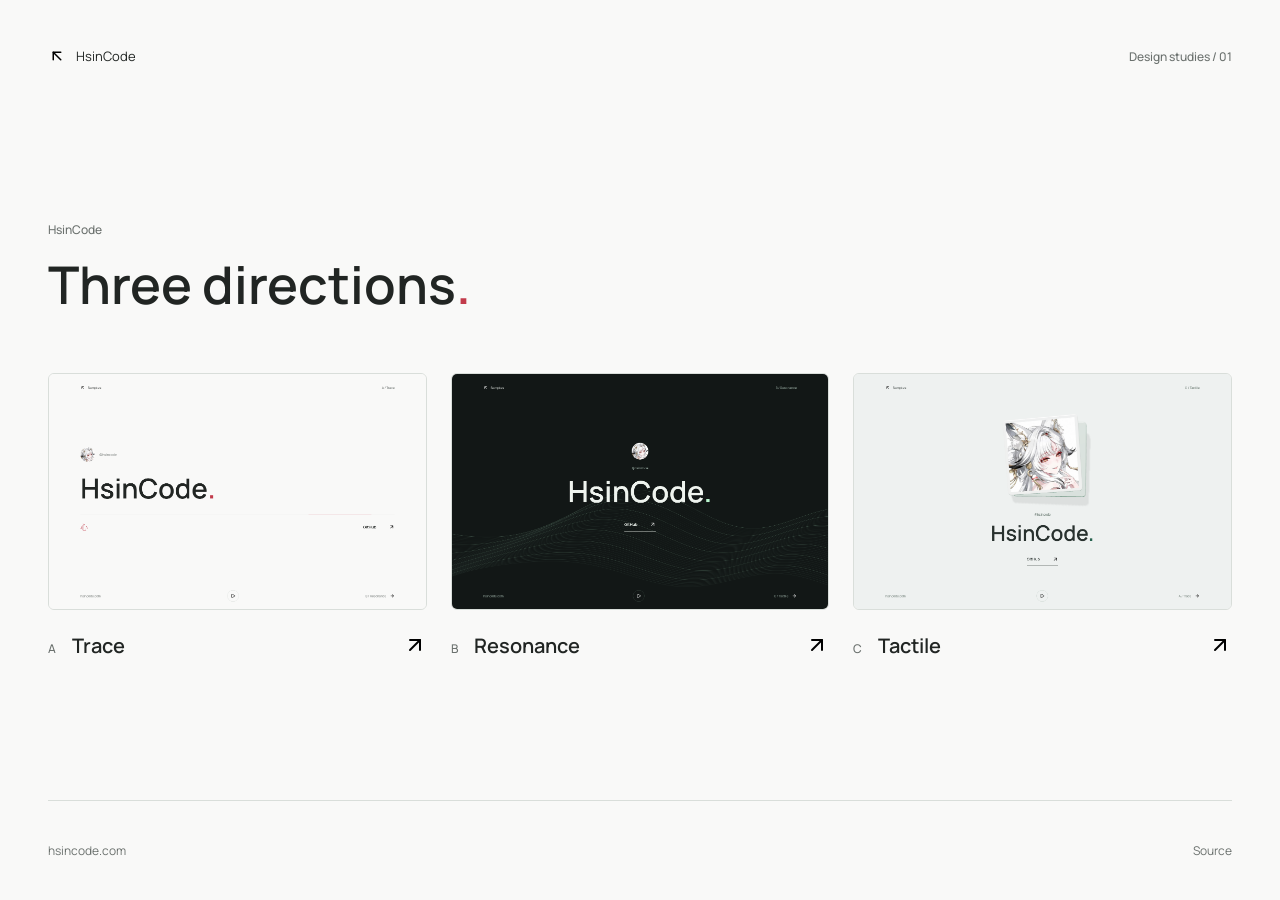
<file: public/samples/index.html>
<!doctype html>
<html lang="ja">
  <head>
    <meta charset="utf-8">
    <meta name="viewport" content="width=device-width, initial-scale=1">
    <meta name="robots" content="noindex">
    <link rel="icon" href="../assets/avatar.png">
    <link rel="stylesheet" href="./samples.css">
    <title>Samples | HsinCode</title>
  </head>
  <body class="gallery">
    <div class="gallery-page">
      <header class="sample-header">
        <a class="back-link" href="../"><img src="../assets/arrow-up-left.svg" width="18" height="18" alt="">HsinCode</a>
        <span class="edition">Design studies / 01</span>
      </header>
      <main class="gallery-main">
        <p class="eyebrow">HsinCode</p>
        <h1>Three directions<span>.</span></h1>
        <div class="sample-grid">
          <a class="sample-link" href="./trace/">
            <img class="sample-preview" src="./previews/trace.png" width="960" height="600" alt="Traceのプレビュー">
            <span class="sample-caption"><span><span class="sample-number">A</span>Trace</span><img src="../assets/arrow-up-right.svg" width="24" height="24" alt=""></span>
          </a>
          <a class="sample-link" href="./resonance/">
            <img class="sample-preview" src="./previews/resonance.png" width="960" height="600" alt="Resonanceのプレビュー">
            <span class="sample-caption"><span><span class="sample-number">B</span>Resonance</span><img src="../assets/arrow-up-right.svg" width="24" height="24" alt=""></span>
          </a>
          <a class="sample-link" href="./tactile/">
            <img class="sample-preview" src="./previews/tactile.png" width="960" height="600" alt="Tactileのプレビュー">
            <span class="sample-caption"><span><span class="sample-number">C</span>Tactile</span><img src="../assets/arrow-up-right.svg" width="24" height="24" alt=""></span>
          </a>
        </div>
      </main>
      <footer class="gallery-footer"><span>hsincode.com</span><a href="https://github.com/hsincode/hsincode.com">Source</a></footer>
    </div>
  </body>
</html>
</file>
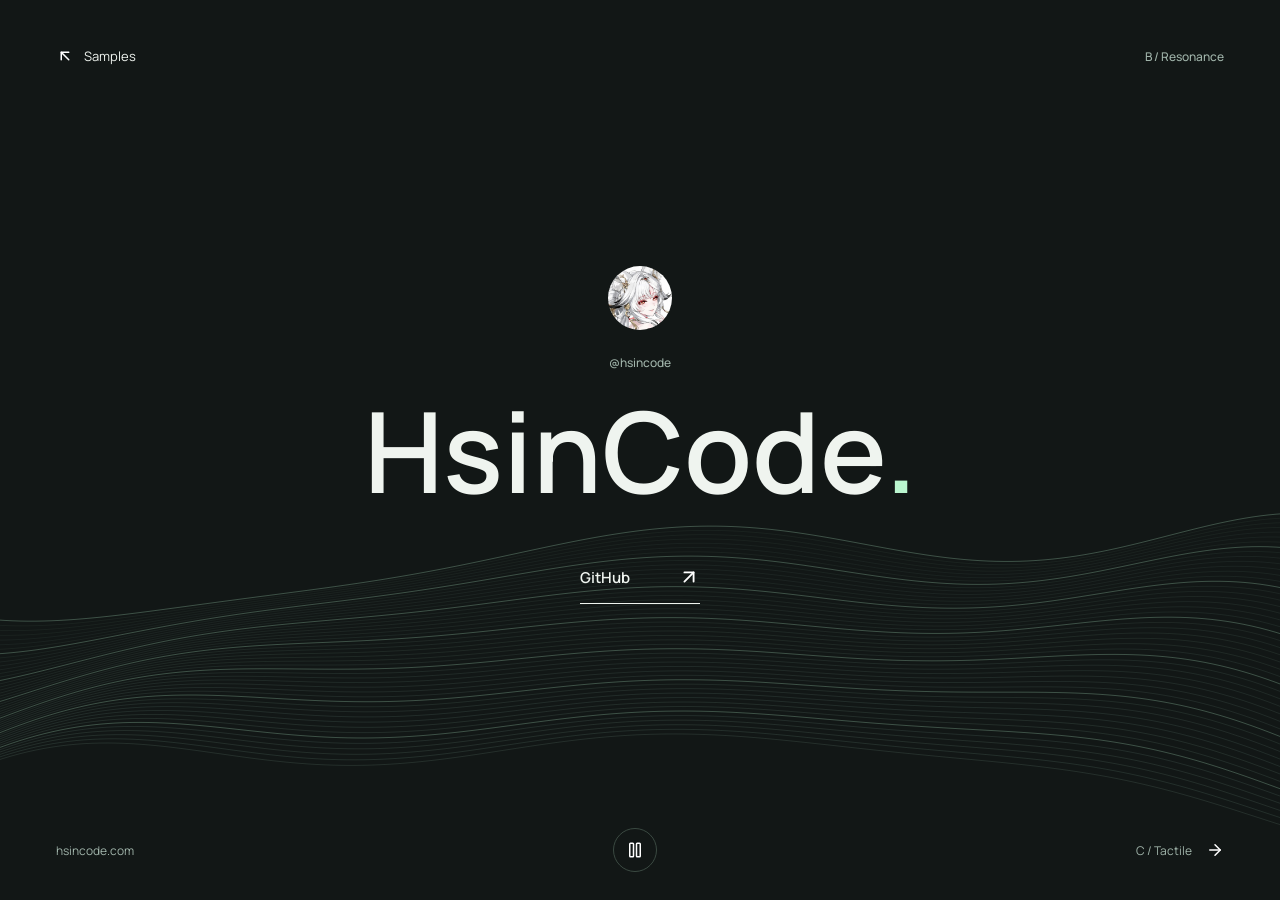
<file: public/samples/resonance/index.html>
<!doctype html>
<html lang="ja">
  <head>
    <meta charset="utf-8">
    <meta name="viewport" content="width=device-width, initial-scale=1">
    <meta name="robots" content="noindex">
    <meta name="theme-color" content="#121716">
    <link rel="icon" href="../../assets/avatar.png">
    <link rel="stylesheet" href="../samples.css">
    <script src="../motion.js" type="module"></script>
    <title>Resonance | HsinCode</title>
  </head>
  <body class="concept resonance" data-concept="resonance">
    <canvas class="wave-canvas" aria-hidden="true"></canvas>
    <div class="concept-page">
      <header class="sample-header">
        <a class="back-link" href="../"><img src="../../assets/arrow-up-left.svg" width="18" height="18" alt="">Samples</a>
        <span class="edition">B / Resonance</span>
      </header>
      <main class="resonance-main">
        <img class="avatar" src="../../assets/avatar.png" width="64" height="64" alt="HsinCode">
        <p class="eyebrow">@hsincode</p>
        <h1>HsinCode<span class="accent">.</span></h1>
        <a class="outbound" href="https://github.com/hsincode">GitHub<img src="../../assets/arrow-up-right.svg" width="22" height="22" alt=""></a>
      </main>
      <footer class="concept-footer">
        <span>hsincode.com</span>
        <button class="motion-toggle" type="button" aria-pressed="false" aria-label="アニメーションを一時停止" title="アニメーションを一時停止" hidden><img class="pause-icon" src="../../assets/pause.svg" width="18" height="18" alt=""><img class="play-icon" src="../../assets/play.svg" width="18" height="18" alt=""></button>
        <a href="../tactile/">C / Tactile<img src="../../assets/arrow-right.svg" width="18" height="18" alt=""></a>
      </footer>
    </div>
  </body>
</html>
</file>
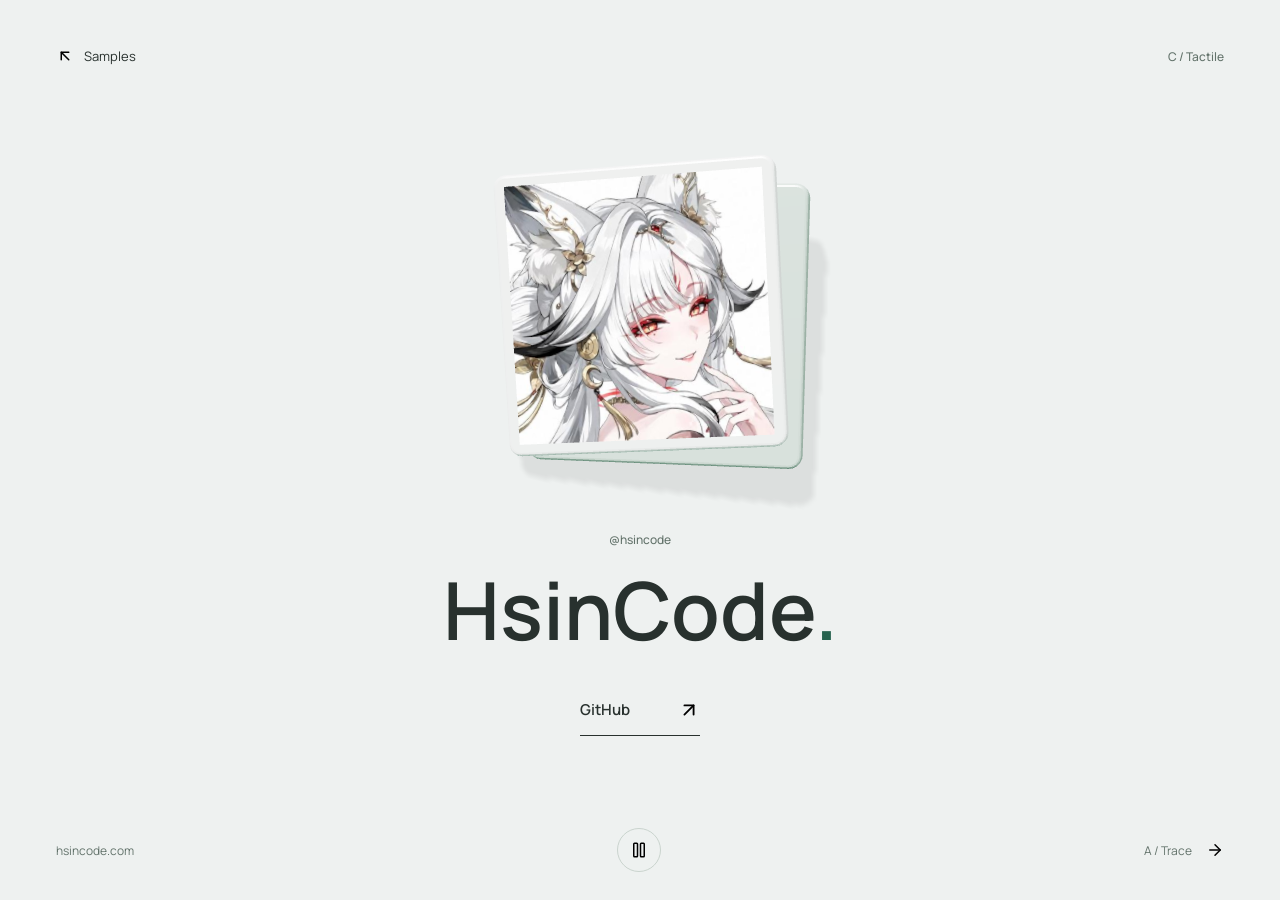
<file: public/samples/tactile/index.html>
<!doctype html>
<html lang="ja">
  <head>
    <meta charset="utf-8">
    <meta name="viewport" content="width=device-width, initial-scale=1">
    <meta name="robots" content="noindex">
    <meta name="theme-color" content="#eef1f0">
    <link rel="icon" href="../../assets/avatar.png">
    <link rel="stylesheet" href="../samples.css">
    <script src="../motion.js" type="module"></script>
    <title>Tactile | HsinCode</title>
  </head>
  <body class="concept tactile" data-concept="tactile">
    <div class="tactile-scene" aria-hidden="true"><img class="scene-fallback" src="../../assets/avatar.png" width="260" height="260" alt=""></div>
    <div class="concept-page">
      <header class="sample-header">
        <a class="back-link" href="../"><img src="../../assets/arrow-up-left.svg" width="18" height="18" alt="">Samples</a>
        <span class="edition">C / Tactile</span>
      </header>
      <main class="tactile-main">
        <p class="eyebrow">@hsincode</p>
        <h1>HsinCode<span class="accent">.</span></h1>
        <a class="outbound" href="https://github.com/hsincode">GitHub<img src="../../assets/arrow-up-right.svg" width="22" height="22" alt=""></a>
      </main>
      <footer class="concept-footer">
        <span>hsincode.com</span>
        <button class="motion-toggle" type="button" aria-pressed="false" aria-label="アニメーションを一時停止" title="アニメーションを一時停止" hidden><img class="pause-icon" src="../../assets/pause.svg" width="18" height="18" alt=""><img class="play-icon" src="../../assets/play.svg" width="18" height="18" alt=""></button>
        <a href="../trace/">A / Trace<img src="../../assets/arrow-right.svg" width="18" height="18" alt=""></a>
      </footer>
    </div>
  </body>
</html>
</file>
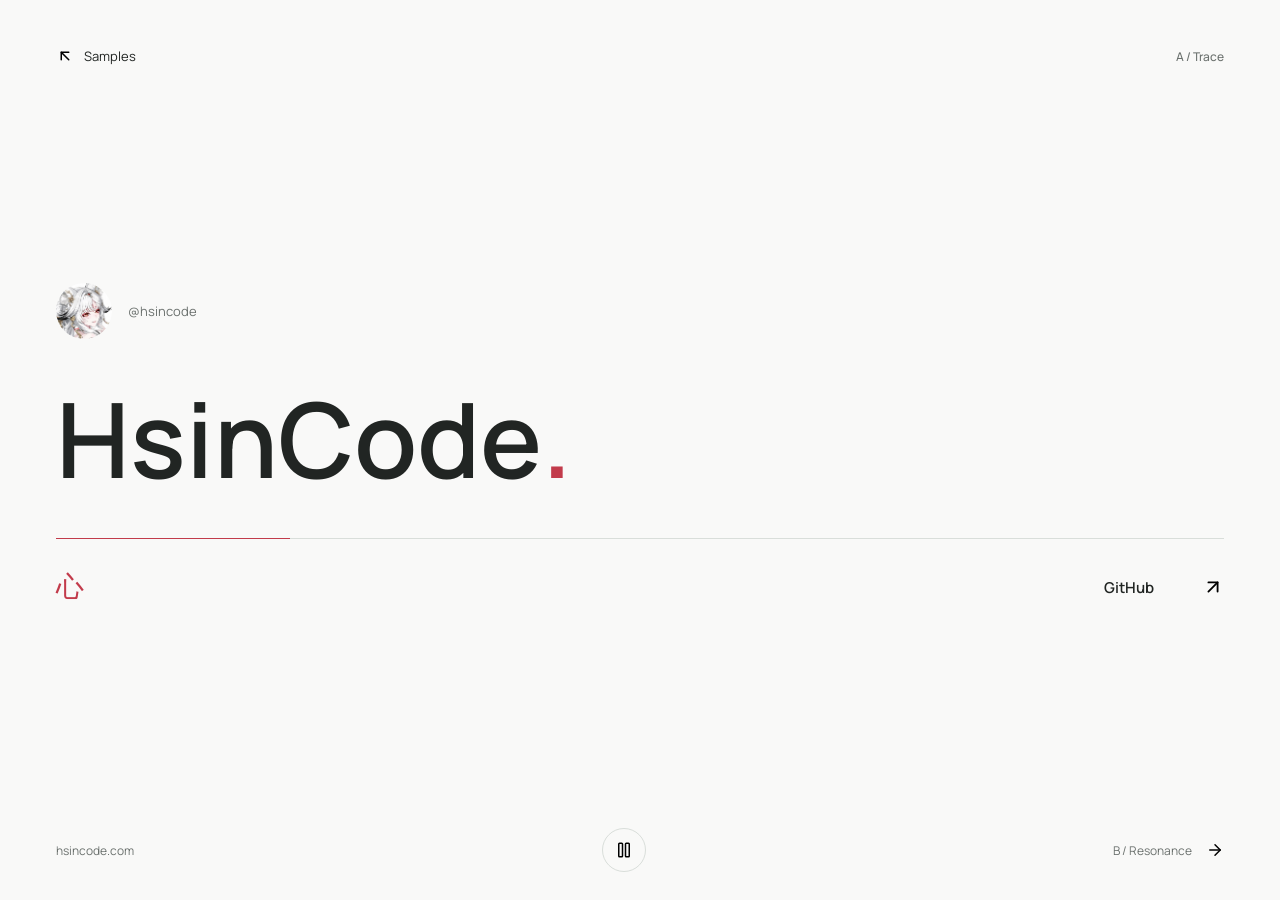
<file: public/samples/trace/index.html>
<!doctype html>
<html lang="ja">
  <head>
    <meta charset="utf-8">
    <meta name="viewport" content="width=device-width, initial-scale=1">
    <meta name="robots" content="noindex">
    <meta name="theme-color" content="#f9f9f8">
    <link rel="icon" href="../../assets/avatar.png">
    <link rel="stylesheet" href="../samples.css">
    <script src="../motion.js" type="module"></script>
    <title>Trace | HsinCode</title>
  </head>
  <body class="concept trace" data-concept="trace">
    <div class="concept-page">
      <header class="sample-header">
        <a class="back-link" href="../"><img src="../../assets/arrow-up-left.svg" width="18" height="18" alt="">Samples</a>
        <span class="edition">A / Trace</span>
      </header>
      <main class="trace-main">
        <div class="identity"><img class="avatar" src="../../assets/avatar.png" width="56" height="56" alt="HsinCode"><span>@hsincode</span></div>
        <h1 class="kinetic-title" aria-label="HsinCode"><span aria-hidden="true">H</span><span aria-hidden="true">s</span><span aria-hidden="true">i</span><span aria-hidden="true">n</span><span aria-hidden="true">C</span><span aria-hidden="true">o</span><span aria-hidden="true">d</span><span aria-hidden="true">e</span><span class="accent" aria-hidden="true">.</span></h1>
        <div class="trace-rule" aria-hidden="true"><span></span></div>
        <div class="trace-links"><span class="signature" aria-hidden="true">心</span><a class="outbound" href="https://github.com/hsincode">GitHub<img src="../../assets/arrow-up-right.svg" width="22" height="22" alt=""></a></div>
      </main>
      <footer class="concept-footer">
        <span>hsincode.com</span>
        <button class="motion-toggle" type="button" aria-pressed="false" aria-label="アニメーションを一時停止" title="アニメーションを一時停止" hidden><img class="pause-icon" src="../../assets/pause.svg" width="18" height="18" alt=""><img class="play-icon" src="../../assets/play.svg" width="18" height="18" alt=""></button>
        <a href="../resonance/">B / Resonance<img src="../../assets/arrow-right.svg" width="18" height="18" alt=""></a>
      </footer>
    </div>
  </body>
</html>
</file>
<file: public/assets/apogee/apogee.css>
@font-face{font-family:'Unbounded';src:url(../unbounded.woff2) format('woff2');font-weight:200 400;font-display:swap}
@font-face{font-family:'Martian Mono';src:url(../martian-mono.woff2) format('woff2');font-weight:300 500;font-stretch:75% 112.5%;font-display:swap}
:root{--k:1;--W:1440;--H:900;--cx:954;--cy:450;--si:1.104;--st:1;--ty:10;--cxp:66.3;--cyp:50}
html{background:#020408;color-scheme:dark}
body{margin:0;overflow:hidden}
a{color:inherit;text-decoration:none}
a:hover{color:inherit}
.stage-wrap{position:fixed;inset:0;overflow:hidden}
.stage{position:absolute;left:0;top:0;transform:scale(var(--k));transform-origin:0 0}
.stage-wrap.m{display:none}
.glyph-defs{position:absolute}
@media (max-width:899px) and (max-aspect-ratio:9/10){
:root{--W:390;--H:844;--cx:195;--cy:318;--si:1;--cxp:50;--cyp:37.7}
.stage-wrap.d{display:none}.stage-wrap.m{display:block}
}
.ap-grain-img{background-image:url(grain.png);background-size:128px 128px}
.ap-r600{animation:ap-spin 600s linear infinite}
.ap-r480{animation:ap-spin 480s linear infinite}
.ap-r360r{animation:ap-spin 360s linear infinite reverse}
.ap-r211r{animation:ap-spin 211s linear infinite reverse}
.ap-r181{animation:ap-spin 181s linear infinite}
.ap-r137{animation:ap-spin 137s linear infinite}
.ap-vern{animation:ap-spin 97s linear infinite}
.ap-tape{animation:ap-tape 97s linear infinite}
.ap-r37r{animation:ap-spin 37s linear infinite reverse}
.ap-r23{animation:ap-spin 23s linear infinite}
.ap-r17r{animation:ap-spin 17s linear infinite reverse}
.ap-r11{animation:ap-spin 11s linear infinite}
.ap-ga{animation:ap-spin 61s linear infinite}.ap-ga-c{animation:ap-spin 61s linear infinite reverse}
.ap-gb{animation:ap-spin 89s linear infinite reverse}.ap-gb-c{animation:ap-spin 89s linear infinite}
.ap-gc{animation:ap-spin 131s linear infinite}.ap-gc-c{animation:ap-spin 131s linear infinite reverse}
.ap-sh1{animation:ap-shimmer 5.3s ease-in-out infinite}
.ap-sh2{animation:ap-shimmer 7.1s ease-in-out infinite}
.ap-sh3{animation:ap-shimmer 9.7s ease-in-out infinite}
.ap-flare{animation:ap-flare 6.1s ease-in-out infinite}
.ap-scan{animation:ap-scan 7.3s cubic-bezier(.45,0,.55,1) infinite}
.ap-grain{animation:ap-grain .9s steps(1,end) infinite}
.ap-bar{animation:ap-bar 6s cubic-bezier(.65,0,.35,1) infinite alternate}
.ap-sweep{background-image:linear-gradient(100deg,#e6edf7 0%,#e6edf7 40%,#ffffff 47%,#a9dcff 50%,#ffffff 53%,#e6edf7 60%,#e6edf7 100%);background-size:260% 100%;background-position:130% 0;-webkit-background-clip:text;background-clip:text;-webkit-text-fill-color:transparent;animation:ap-sweep 14s 2.5s cubic-bezier(.45,0,.55,1) infinite}
.ap-draw{stroke-dasharray:1;stroke-dashoffset:1;animation:ap-draw 1.2s cubic-bezier(.3,0,.2,1) forwards}
.ap-trace{stroke-dasharray:1;stroke-dashoffset:1;animation:ap-draw 1s 2.7s cubic-bezier(.3,0,.2,1) forwards}
.ap-in{animation:ap-in 1s cubic-bezier(.2,.8,.2,1) backwards}
.ap-in-up{animation:ap-in-up 1s cubic-bezier(.2,.8,.2,1) backwards}
.ap-in-scale{animation:ap-in-scale 1.6s cubic-bezier(.2,.8,.2,1) backwards}
.ap-bar-t{animation:ap-bar-t .9s .1s cubic-bezier(.7,0,.2,1) backwards}
.ap-bar-b{animation:ap-bar-b .9s .1s cubic-bezier(.7,0,.2,1) backwards}
.ap-power{transform-origin:50% 50%;animation:ap-power 1.3s .05s cubic-bezier(.2,.7,.2,1) both}
.ap-moon-in{animation:ap-moon-in 1.1s 1.15s steps(18,end) backwards}
.ap-flicker{animation:ap-flicker 1.2s 1.15s linear backwards}
.ap-chr-r{transform:translateX(-0.75px);animation:ap-chr-r 1.3s 1.2s cubic-bezier(.2,.8,.2,1) backwards}
.ap-chr-b{transform:translateX(0.75px);animation:ap-chr-b 1.3s 1.2s cubic-bezier(.2,.8,.2,1) backwards}
.ap-br-tl{animation:ap-br-tl .9s 1.8s cubic-bezier(.2,.9,.2,1) backwards}
.ap-br-tr{animation:ap-br-tr .9s 1.8s cubic-bezier(.2,.9,.2,1) backwards}
.ap-br-bl{animation:ap-br-bl .9s 1.8s cubic-bezier(.2,.9,.2,1) backwards}
.ap-br-br{animation:ap-br-br .9s 1.8s cubic-bezier(.2,.9,.2,1) backwards}
.ap-lead{transform-box:fill-box;transform-origin:0 50%;animation:ap-lead .8s 2.3s cubic-bezier(.3,0,.2,1) backwards}
.ap-arrow{transition:transform .2s ease}
.ap-cta:hover .ap-arrow,.ap-link:hover .ap-arrow{transform:translate(3px,-3px)}
.ap-edge{transition:fill .2s ease,stroke-opacity .2s ease}
.ap-cta:hover .ap-edge,.ap-toggle:hover .ap-edge{fill:rgba(220,231,247,.07);stroke-opacity:1}
.ap-run{opacity:0;transition:opacity .2s ease}
.ap-cta:hover .ap-run{opacity:1;animation:ap-run 1.8s linear infinite}
.ap-cta:focus-visible,.ap-link:focus-visible,.ap-toggle:focus-visible{outline:2px solid #e6edf7;outline-offset:6px}
@keyframes ap-spin{to{transform:rotate(360deg)}}
@keyframes ap-tape{to{transform:translateX(-1440px)}}
@keyframes ap-shimmer{0%,100%{opacity:1}50%{opacity:.5}}
@keyframes ap-flare{0%,100%{opacity:.8}50%{opacity:1}}
@keyframes ap-scan{0%{transform:translateY(0)}55%,100%{transform:translateY(420px)}}
@keyframes ap-grain{0%{transform:translate(0,0)}20%{transform:translate(-3%,2%)}40%{transform:translate(2%,-4%)}60%{transform:translate(-4%,-1%)}80%{transform:translate(4%,3%)}}
@keyframes ap-bar{to{transform:translateX(372px)}}
@keyframes ap-sweep{0%{background-position:130% 0}16%,100%{background-position:-30% 0}}
@keyframes ap-draw{to{stroke-dashoffset:0}}
@keyframes ap-run{from{stroke-dashoffset:1}to{stroke-dashoffset:0}}
@keyframes ap-in{from{opacity:0}}
@keyframes ap-in-up{from{opacity:0;transform:translateY(12px)}}
@keyframes ap-in-scale{from{opacity:0;transform:scale(.94)}}
@keyframes ap-bar-t{from{transform:translateY(-100%)}}
@keyframes ap-bar-b{from{transform:translateY(100%)}}
@keyframes ap-power{0%{transform:scaleX(0);opacity:1}40%{transform:scaleX(1);opacity:1}100%{transform:scaleX(1);opacity:0}}
@keyframes ap-moon-in{from{clip-path:inset(0 0 100% 0)}to{clip-path:inset(0 0 0 0)}}
@keyframes ap-flicker{0%{opacity:0}18%{opacity:.8}26%{opacity:.2}38%{opacity:.9}50%{opacity:.45}62%,100%{opacity:1}}
@keyframes ap-chr-r{from{transform:translateX(-10px)}}
@keyframes ap-chr-b{from{transform:translateX(10px)}}
@keyframes ap-br-tl{from{opacity:0;transform:translate(-64px,-64px)}}
@keyframes ap-br-tr{from{opacity:0;transform:translate(64px,-64px)}}
@keyframes ap-br-bl{from{opacity:0;transform:translate(-64px,64px)}}
@keyframes ap-br-br{from{opacity:0;transform:translate(64px,64px)}}
@keyframes ap-lead{from{transform:scaleX(0)}}
.ap-drift1{animation:ap-drift1 31s ease-in-out infinite alternate}
.ap-drift2{animation:ap-drift2 23s ease-in-out infinite alternate}
.ap-drift3{animation:ap-drift3 17s ease-in-out infinite alternate}
.ap-breathe{animation:ap-breathe 7.3s ease-in-out infinite}
.ap-play{animation:ap-play 60s linear infinite}
.ap-dec-frame{opacity:0;animation:ap-frame .06s linear}
.ap-dec-final{animation:ap-hide .9s 2.2s linear backwards}
.ap-dec-final-h{animation:ap-hide .6s 2.15s linear backwards}
@keyframes ap-drift1{0%{transform:translate(-3px,2px)}100%{transform:translate(3px,-2px)}}
@keyframes ap-drift2{0%{transform:translate(5px,-3px)}100%{transform:translate(-5px,3px)}}
@keyframes ap-drift3{0%{transform:translate(-9px,-5px)}100%{transform:translate(9px,5px)}}
@keyframes ap-breathe{0%,100%{opacity:1}50%{opacity:.72}}
@keyframes ap-play{to{transform:translateX(100%)}}
@keyframes ap-frame{from,to{opacity:1}}
@keyframes ap-hide{from,to{opacity:0}}
.ap-sp{display:inline-block;overflow:hidden;height:12px;vertical-align:top}.ap-sp>span{display:block}.ap-sp>span>span{display:block;height:12px;line-height:12px}.ap-tcF{animation:ap-s24 1s steps(24,end) infinite}.ap-tcS1{animation:ap-s10 10s steps(10,end) infinite}.ap-tcS10{animation:ap-s6 60s steps(6,end) infinite}.ap-tcM1{animation:ap-s10 600s steps(10,end) infinite}.ap-tcM10{animation:ap-s6 3600s steps(6,end) infinite}.ap-tcH{animation:ap-s24 86400s steps(24,end) infinite}.ap-uS1{animation:ap-s10 10s steps(10,end) infinite}.ap-uS10{animation:ap-s6 60s steps(6,end) infinite}.ap-uM1{animation:ap-s10 600s steps(10,end) infinite}.ap-uM10{animation:ap-s6 3600s steps(6,end) infinite}.ap-uH{animation:ap-s24 86400s steps(24,end) infinite}.ap-bT{animation:ap-s10 .269444s steps(10,end) infinite}.ap-bO{animation:ap-s10 2.694444s steps(10,end) infinite}.ap-bD{animation:ap-s36 97s steps(36,end) infinite}.ap-bH{animation:ap-bh 97s linear infinite}@keyframes ap-s6{to{transform:translateY(-72px)}}@keyframes ap-s10{to{transform:translateY(-120px)}}@keyframes ap-s24{to{transform:translateY(-288px)}}@keyframes ap-s36{to{transform:translateY(-432px)}}@keyframes ap-bh{0%,27.777%{transform:translateY(0)}27.778%,55.555%{transform:translateY(-12px)}55.556%,83.332%{transform:translateY(-24px)}83.333%,100%{transform:translateY(-36px)}}
@media (prefers-reduced-motion:reduce){
.ap-in,.ap-in-up,.ap-in-scale,.ap-bar-t,.ap-bar-b,.ap-moon-in,.ap-flicker,.ap-chr-r,.ap-chr-b,.ap-br-tl,.ap-br-tr,.ap-br-bl,.ap-br-br,.ap-lead{animation:none}
.ap-power{animation:none;opacity:0}
.ap-draw,.ap-trace{animation:none;stroke-dashoffset:0}
.ap-dec-frame,.ap-dec-final,.ap-dec-final-h{animation:none}
}
.am-grain-img{background-image:url(grain.png);background-size:128px 128px}
.am-r600{animation:am-spin 600s linear infinite}
.am-r480{animation:am-spin 480s linear infinite}
.am-r360r{animation:am-spin 360s linear infinite reverse}
.am-r211r{animation:am-spin 211s linear infinite reverse}
.am-r181{animation:am-spin 181s linear infinite}
.am-r137{animation:am-spin 137s linear infinite}
.am-vern{animation:am-spin 97s linear infinite}
.am-tape{animation:am-tape 97s linear infinite}
.am-r37r{animation:am-spin 37s linear infinite reverse}
.am-r23{animation:am-spin 23s linear infinite}
.am-r17r{animation:am-spin 17s linear infinite reverse}
.am-r11{animation:am-spin 11s linear infinite}
.am-ga{animation:am-spin 61s linear infinite}.am-ga-c{animation:am-spin 61s linear infinite reverse}
.am-gb{animation:am-spin 89s linear infinite reverse}.am-gb-c{animation:am-spin 89s linear infinite}
.am-gc{animation:am-spin 131s linear infinite}.am-gc-c{animation:am-spin 131s linear infinite reverse}
.am-sh1{animation:am-shimmer 5.3s ease-in-out infinite}
.am-sh2{animation:am-shimmer 7.1s ease-in-out infinite}
.am-sh3{animation:am-shimmer 9.7s ease-in-out infinite}
.am-flare{animation:am-flare 6.1s ease-in-out infinite}
.am-scan{animation:am-scan 7.3s cubic-bezier(.45,0,.55,1) infinite}
.am-grain{animation:am-grain .9s steps(1,end) infinite}
.am-bar{animation:am-bar 6s cubic-bezier(.65,0,.35,1) infinite alternate}
.am-sweep{background-image:linear-gradient(100deg,#e6edf7 0%,#e6edf7 40%,#ffffff 47%,#a9dcff 50%,#ffffff 53%,#e6edf7 60%,#e6edf7 100%);background-size:260% 100%;background-position:130% 0;-webkit-background-clip:text;background-clip:text;-webkit-text-fill-color:transparent;animation:am-sweep 14s 2.5s cubic-bezier(.45,0,.55,1) infinite}
.am-draw{stroke-dasharray:1;stroke-dashoffset:1;animation:am-draw 1.2s cubic-bezier(.3,0,.2,1) forwards}
.am-trace{stroke-dasharray:1;stroke-dashoffset:1;animation:am-draw 1s 2.7s cubic-bezier(.3,0,.2,1) forwards}
.am-in{animation:am-in 1s cubic-bezier(.2,.8,.2,1) backwards}
.am-in-up{animation:am-in-up 1s cubic-bezier(.2,.8,.2,1) backwards}
.am-in-scale{animation:am-in-scale 1.6s cubic-bezier(.2,.8,.2,1) backwards}
.am-bar-t{animation:am-bar-t .9s .1s cubic-bezier(.7,0,.2,1) backwards}
.am-bar-b{animation:am-bar-b .9s .1s cubic-bezier(.7,0,.2,1) backwards}
.am-power{transform-origin:50% 50%;animation:am-power 1.3s .05s cubic-bezier(.2,.7,.2,1) both}
.am-moon-in{animation:am-moon-in 1.1s 1.15s steps(18,end) backwards}
.am-flicker{animation:am-flicker 1.2s 1.15s linear backwards}
.am-chr-r{transform:translateX(-0.75px);animation:am-chr-r 1.3s 1.2s cubic-bezier(.2,.8,.2,1) backwards}
.am-chr-b{transform:translateX(0.75px);animation:am-chr-b 1.3s 1.2s cubic-bezier(.2,.8,.2,1) backwards}
.am-br-tl{animation:am-br-tl .9s 1.8s cubic-bezier(.2,.9,.2,1) backwards}
.am-br-tr{animation:am-br-tr .9s 1.8s cubic-bezier(.2,.9,.2,1) backwards}
.am-br-bl{animation:am-br-bl .9s 1.8s cubic-bezier(.2,.9,.2,1) backwards}
.am-br-br{animation:am-br-br .9s 1.8s cubic-bezier(.2,.9,.2,1) backwards}
.am-lead{transform-box:fill-box;transform-origin:0 50%;animation:am-lead .8s 2.3s cubic-bezier(.3,0,.2,1) backwards}
.am-arrow{transition:transform .2s ease}
.am-cta:hover .am-arrow,.am-link:hover .am-arrow{transform:translate(3px,-3px)}
.am-edge{transition:fill .2s ease,stroke-opacity .2s ease}
.am-cta:hover .am-edge,.am-toggle:hover .am-edge{fill:rgba(220,231,247,.07);stroke-opacity:1}
.am-run{opacity:0;transition:opacity .2s ease}
.am-cta:hover .am-run{opacity:1;animation:am-run 1.8s linear infinite}
.am-cta:focus-visible,.am-link:focus-visible,.am-toggle:focus-visible{outline:2px solid #e6edf7;outline-offset:6px}
@keyframes am-spin{to{transform:rotate(360deg)}}
@keyframes am-tape{to{transform:translateX(-1080px)}}
@keyframes am-shimmer{0%,100%{opacity:1}50%{opacity:.5}}
@keyframes am-flare{0%,100%{opacity:.8}50%{opacity:1}}
@keyframes am-scan{0%{transform:translateY(0)}55%,100%{transform:translateY(240px)}}
@keyframes am-grain{0%{transform:translate(0,0)}20%{transform:translate(-3%,2%)}40%{transform:translate(2%,-4%)}60%{transform:translate(-4%,-1%)}80%{transform:translate(4%,3%)}}
@keyframes am-bar{to{transform:translateX(310px)}}
@keyframes am-sweep{0%{background-position:130% 0}16%,100%{background-position:-30% 0}}
@keyframes am-draw{to{stroke-dashoffset:0}}
@keyframes am-run{from{stroke-dashoffset:1}to{stroke-dashoffset:0}}
@keyframes am-in{from{opacity:0}}
@keyframes am-in-up{from{opacity:0;transform:translateY(12px)}}
@keyframes am-in-scale{from{opacity:0;transform:scale(.94)}}
@keyframes am-bar-t{from{transform:translateY(-100%)}}
@keyframes am-bar-b{from{transform:translateY(100%)}}
@keyframes am-power{0%{transform:scaleX(0);opacity:1}40%{transform:scaleX(1);opacity:1}100%{transform:scaleX(1);opacity:0}}
@keyframes am-moon-in{from{clip-path:inset(0 0 100% 0)}to{clip-path:inset(0 0 0 0)}}
@keyframes am-flicker{0%{opacity:0}18%{opacity:.8}26%{opacity:.2}38%{opacity:.9}50%{opacity:.45}62%,100%{opacity:1}}
@keyframes am-chr-r{from{transform:translateX(-10px)}}
@keyframes am-chr-b{from{transform:translateX(10px)}}
@keyframes am-br-tl{from{opacity:0;transform:translate(-36px,-36px)}}
@keyframes am-br-tr{from{opacity:0;transform:translate(36px,-36px)}}
@keyframes am-br-bl{from{opacity:0;transform:translate(-36px,36px)}}
@keyframes am-br-br{from{opacity:0;transform:translate(36px,36px)}}
@keyframes am-lead{from{transform:scaleX(0)}}
.am-drift1{animation:am-drift1 31s ease-in-out infinite alternate}
.am-drift2{animation:am-drift2 23s ease-in-out infinite alternate}
.am-drift3{animation:am-drift3 17s ease-in-out infinite alternate}
.am-breathe{animation:am-breathe 7.3s ease-in-out infinite}
.am-play{animation:am-play 60s linear infinite}
.am-dec-frame{opacity:0;animation:am-frame .06s linear}
.am-dec-final{animation:am-hide .9s 2.2s linear backwards}
.am-dec-final-h{animation:am-hide .6s 2.15s linear backwards}
@keyframes am-drift1{0%{transform:translate(-3px,2px)}100%{transform:translate(3px,-2px)}}
@keyframes am-drift2{0%{transform:translate(5px,-3px)}100%{transform:translate(-5px,3px)}}
@keyframes am-drift3{0%{transform:translate(-9px,-5px)}100%{transform:translate(9px,5px)}}
@keyframes am-breathe{0%,100%{opacity:1}50%{opacity:.72}}
@keyframes am-play{to{transform:translateX(100%)}}
@keyframes am-frame{from,to{opacity:1}}
@keyframes am-hide{from,to{opacity:0}}
.am-sp{display:inline-block;overflow:hidden;height:11px;vertical-align:top}.am-sp>span{display:block}.am-sp>span>span{display:block;height:11px;line-height:11px}.am-tcF{animation:am-s24 1s steps(24,end) infinite}.am-tcS1{animation:am-s10 10s steps(10,end) infinite}.am-tcS10{animation:am-s6 60s steps(6,end) infinite}.am-tcM1{animation:am-s10 600s steps(10,end) infinite}.am-tcM10{animation:am-s6 3600s steps(6,end) infinite}.am-tcH{animation:am-s24 86400s steps(24,end) infinite}.am-uS1{animation:am-s10 10s steps(10,end) infinite}.am-uS10{animation:am-s6 60s steps(6,end) infinite}.am-uM1{animation:am-s10 600s steps(10,end) infinite}.am-uM10{animation:am-s6 3600s steps(6,end) infinite}.am-uH{animation:am-s24 86400s steps(24,end) infinite}.am-bT{animation:am-s10 .269444s steps(10,end) infinite}.am-bO{animation:am-s10 2.694444s steps(10,end) infinite}.am-bD{animation:am-s36 97s steps(36,end) infinite}.am-bH{animation:am-bh 97s linear infinite}@keyframes am-s6{to{transform:translateY(-66px)}}@keyframes am-s10{to{transform:translateY(-110px)}}@keyframes am-s24{to{transform:translateY(-264px)}}@keyframes am-s36{to{transform:translateY(-396px)}}@keyframes am-bh{0%,27.777%{transform:translateY(0)}27.778%,55.555%{transform:translateY(-11px)}55.556%,83.332%{transform:translateY(-22px)}83.333%,100%{transform:translateY(-33px)}}
@media (prefers-reduced-motion:reduce){
.am-in,.am-in-up,.am-in-scale,.am-bar-t,.am-bar-b,.am-moon-in,.am-flicker,.am-chr-r,.am-chr-b,.am-br-tl,.am-br-tr,.am-br-bl,.am-br-br,.am-lead{animation:none}
.am-power{animation:none;opacity:0}
.am-draw,.am-trace{animation:none;stroke-dashoffset:0}
.am-dec-frame,.am-dec-final,.am-dec-final-h{animation:none}
}
@media (prefers-reduced-motion:reduce){.ap-loop,.am-loop{animation-play-state:paused}}
.k0{position: relative; width: calc(var(--W) * 1px); height: calc(var(--H) * 1px); overflow: hidden; background: #020408; color: #e6edf7; font-family: Unbounded, 'Helvetica Neue', sans-serif}
.k1{position: absolute; inset: -24px; filter: blur(0.6px)}
.k2{display: block; animation-delay: 0.3s; animation-duration: 2s}
.k3{position: absolute; inset: -24px}
.k4{display: block; animation-delay: 0.5s; animation-duration: 2s}
.k5{display: block; animation-delay: 0.7s; animation-duration: 2s}
.k6{position: absolute; left: 0; top: 0; width: 1440px; height: 900px; transform-origin: 0 0; transform: translate(calc(var(--cx) * 1px - 1000px * var(--si)), calc(var(--cy) * 1px - 450px * var(--si))) scale(var(--si)); pointer-events: none}
.k7{position: absolute; left: 0; top: 0; width: 1440px; height: 900px; -webkit-mask-image: linear-gradient(90deg, transparent 600px, #000 860px); mask-image: linear-gradient(90deg, transparent 600px, #000 860px)}
.k8{display: block; animation-delay: 1.9s; animation-duration: 2.4s}
.k9{-webkit-mask-image: linear-gradient(90deg, transparent 480px, #000 700px); mask-image: linear-gradient(90deg, transparent 480px, #000 700px); position: absolute; left: 0; top: 0}
.k10{animation-delay: 1.2s}
.k11{animation-delay: 0.9s; animation-duration: 1.8s}
.k12{animation-delay: 1.1s}
.k13{animation-delay: 0.8s; animation-duration: 1.6s}
.k14{animation-delay: 1s}
.k15{animation-delay: 1.3s}
.k16{animation-delay: 0.6s}
.k17{-webkit-mask-image: linear-gradient(90deg, transparent 480px, #000 700px); mask-image: linear-gradient(90deg, transparent 480px, #000 700px); position: absolute; left: 0; top: 0; animation-delay: 2s; animation-duration: 1.6s}
.k18{-webkit-mask-image: linear-gradient(90deg, transparent 480px, #000 700px); mask-image: linear-gradient(90deg, transparent 480px, #000 700px); position: absolute; left: 0; top: 0; width: 1440px; height: 900px; perspective: 1600px; perspective-origin: 1000px 450px; animation-delay: 2.1s}
.k19{position: absolute; left: 570px; top: 20px; width: 860px; height: 860px; transform: rotateZ(-18deg) rotateX(62deg); transform-style: preserve-3d}
.k20{position: absolute; left: 0; top: 0; width: 100%; height: 100%; transform-style: preserve-3d}
.k21{position: absolute; right: -4px; top: 50%; width: 8px; height: 8px; margin-top: -4px; transform-style: preserve-3d}
.k22{width: 8px; height: 8px; transform-style: preserve-3d}
.k23{width: 8px; height: 8px; border-radius: 50%; background: #d8b46a; box-shadow: 0 0 10px #d8b46a, 0 0 3px #ffffff; transform: rotateX(-62deg) rotateZ(18deg)}
.k24{position: absolute; left: 480px; top: -70px; width: 1040px; height: 1040px; transform: rotateZ(28deg) rotateX(70deg); transform-style: preserve-3d}
.k25{position: absolute; right: -3px; top: 50%; width: 6px; height: 6px; margin-top: -3px; transform-style: preserve-3d}
.k26{width: 6px; height: 6px; transform-style: preserve-3d}
.k27{width: 6px; height: 6px; border-radius: 50%; background: #e9f2ff; box-shadow: 0 0 8px rgba(143,208,255,0.9); transform: rotateX(-70deg) rotateZ(-28deg)}
.k28{position: absolute; left: 400px; top: -150px; width: 1200px; height: 1200px; transform: rotateZ(8deg) rotateX(79deg); transform-style: preserve-3d}
.k29{position: absolute; right: -2.5px; top: 50%; width: 5px; height: 5px; margin-top: -2.5px; transform-style: preserve-3d}
.k30{width: 5px; height: 5px; transform-style: preserve-3d}
.k31{width: 5px; height: 5px; border-radius: 50%; background: #e9f2ff; box-shadow: 0 0 6px rgba(143,208,255,0.8); transform: rotateX(-79deg) rotateZ(-8deg)}
.k32{position: absolute; left: 600px; top: 50px; width: 800px; height: 800px; animation-delay: 1.3s; animation-duration: 1.6s}
.k33{width: 800px; height: 800px; display: block}
.k34{display: block}
.k35{position: absolute; left: 630px; top: 80px; width: 740px; height: 740px; animation-delay: 1.5s}
.k36{width: 740px; height: 740px; display: block}
.k37{position: absolute; left: 640px; top: 90px; width: 720px; height: 720px; animation-delay: 1.45s}
.k38{width: 720px; height: 720px; display: block}
.k39{position: absolute; left: 650px; top: 100px; width: 700px; height: 700px; animation-delay: 1.05s}
.k40{width: 700px; height: 700px; display: block}
.k41{position: absolute; left: 770px; top: 220px; width: 460px; height: 460px; animation-delay: 1.9s; animation-duration: 1.8s}
.k42{width: 460px; height: 460px}
.k43{width: 460px; height: 460px; display: block; -webkit-mask-image: radial-gradient(circle 222px at 50% 50%, #000 190px, transparent 222px); mask-image: radial-gradient(circle 222px at 50% 50%, #000 190px, transparent 222px)}
.k44{position: absolute; left: 0; top: 0}
.k45{animation-delay: 0.5s}
.k46{animation-delay: 0.7s}
.k47{animation-delay: 0.75s}
.k48{animation-delay: 1.35s}
.k49{animation-delay: 0.9s; animation-duration: 1.5s}
.k50{animation-delay: 1.6s}
.k51{position: absolute; left: 730px; top: 180px; width: 540px; height: 540px; animation-delay: 1.2s}
.k52{width: 540px; height: 540px; display: block}
.k53{position: absolute; left: 750px; top: 200px; width: 500px; height: 500px; animation-delay: 1.7s}
.k54{width: 500px; height: 500px; display: block}
.k55{position: absolute; left: 770px; top: 220px; width: 460px; height: 460px; animation-delay: 2.1s}
.k56{width: 460px; height: 460px; position: absolute; left: 0; top: 0; -webkit-mask-image: conic-gradient(from 0deg, transparent 0deg, #000 30deg, transparent 30.5deg); mask-image: conic-gradient(from 0deg, transparent 0deg, #000 30deg, transparent 30.5deg)}
.k57{width: 460px; height: 460px; position: absolute; left: 0; top: 0; -webkit-mask-image: conic-gradient(from 0deg, transparent 0deg, #000 0.5deg, transparent 20deg); mask-image: conic-gradient(from 0deg, transparent 0deg, #000 0.5deg, transparent 20deg)}
.k58{position: absolute; left: 810px; top: 260px; width: 380px; height: 380px; animation-delay: 2s}
.k59{width: 380px; height: 380px; position: absolute; left: 0; top: 0; filter: drop-shadow(0 0 3px #d8b46a); -webkit-mask-image: conic-gradient(from 0deg, transparent 0deg, #000 70deg, transparent 70.5deg); mask-image: conic-gradient(from 0deg, transparent 0deg, #000 70deg, transparent 70.5deg)}
.k60{width: 380px; height: 380px; position: absolute; left: 0; top: 0; -webkit-mask-image: conic-gradient(from 0deg, transparent 0deg, #000 0.5deg, transparent 40deg); mask-image: conic-gradient(from 0deg, transparent 0deg, #000 0.5deg, transparent 40deg)}
.k61{position: absolute; left: 830px; top: 280px; width: 340px; height: 340px}
.k62{position: absolute; left: 0; top: 0; width: 340px; height: 340px; border-radius: 50%; overflow: hidden; isolation: isolate; background: #000000; box-shadow: 0 0 0 1px rgba(220,231,247,0.35), 0 0 70px rgba(143,208,255,0.14)}
.k63{position: absolute; left: 0; top: 0; width: 340px; height: 340px}
.k64{position: absolute; left: 0; top: 0; width: 340px; height: 340px; mix-blend-mode: screen}
.k65{position: absolute; left: 0; top: 0; width: 340px; height: 340px; background: repeating-linear-gradient(to bottom, rgba(2,4,8,0.12) 0, rgba(2,4,8,0.12) 1px, transparent 1px, transparent 3px)}
.k66{position: absolute; left: 0; top: -70px; width: 340px; height: 70px; background: linear-gradient(to bottom, transparent, rgba(143,208,255,0.13)); border-bottom: 1px solid rgba(190,228,255,0.5)}
.k67{position: absolute; left: 0; top: 0; width: 340px; height: 340px; border-radius: 50%; box-shadow: inset -8px 8px 16px -6px rgba(214,236,255,0.55), inset 26px -22px 52px -12px rgba(2,4,8,0.6)}
.k68{animation-delay: 1.9s}
.k69{position: absolute; left: 0; top: 0; width: 1440px; height: 900px; pointer-events: none; mix-blend-mode: screen}
.k70{position: absolute; left: 0; top: 0; width: 1440px; height: 900px; animation-delay: 1.7s; animation-duration: 2.2s}
.k71{position: absolute; left: 560px; top: 324px; width: 1120px; height: 12px; background: linear-gradient(90deg, transparent, rgba(143,208,255,0.1) 28%, rgba(170,220,255,0.5) 50%, rgba(143,208,255,0.1) 72%, transparent); filter: blur(5px)}
.k72{position: absolute; left: 520px; top: 329.5px; width: 1200px; height: 1px; background: linear-gradient(90deg, transparent, rgba(143,208,255,0.14) 25%, rgba(225,242,255,0.85) 50%, rgba(143,208,255,0.14) 75%, transparent)}
.k73{position: absolute; left: 1090px; top: 300px; width: 60px; height: 60px; border-radius: 50%; background: radial-gradient(circle, rgba(225,242,255,0.55), rgba(143,208,255,0.12) 40%, transparent 70%)}
.k74{position: absolute; left: 0; top: 0; width: 100%; height: 100%; overflow: visible; pointer-events: none}
.k75{position: absolute; left: 0; top: 0; width: 1440px; height: 900px; transform-origin: 0 0; transform: translate(0, calc(var(--ty) * 1px)) scale(var(--st)); pointer-events: none}
.k76{pointer-events: auto; position: absolute; left: 108px; top: 332px; display: flex; flex-direction: column; align-items: flex-start}
.k77{display: flex; align-items: center; gap: 12px; height: 20px; font-family: 'Martian Mono', monospace; font-stretch: 87.5%; font-size: 12px; letter-spacing: 0.06em; animation-delay: 2.15s}
.k78{width: 7px; height: 7px; background: #d8b46a; transform: rotate(45deg)}
.k79{position: relative; display: inline-block}
.k80{position: absolute; left: 0; top: 0; white-space: nowrap; animation-delay: 2.15s}
.k81{position: absolute; left: 0; top: 0; white-space: nowrap; animation-delay: 2.21s}
.k82{position: absolute; left: 0; top: 0; white-space: nowrap; animation-delay: 2.27s}
.k83{position: absolute; left: 0; top: 0; white-space: nowrap; animation-delay: 2.33s}
.k84{position: absolute; left: 0; top: 0; white-space: nowrap; animation-delay: 2.39s}
.k85{position: absolute; left: 0; top: 0; white-space: nowrap; animation-delay: 2.45s}
.k86{position: absolute; left: 0; top: 0; white-space: nowrap; animation-delay: 2.51s}
.k87{position: absolute; left: 0; top: 0; white-space: nowrap; animation-delay: 2.57s}
.k88{position: absolute; left: 0; top: 0; white-space: nowrap; animation-delay: 2.63s}
.k89{position: absolute; left: 0; top: 0; white-space: nowrap; animation-delay: 2.69s}
.k90{margin: 18px 0 0; font-size: 80px; line-height: 1; font-weight: 300; letter-spacing: -0.02em; white-space: nowrap; animation-delay: 2.2s; animation-duration: 0.4s}
.k91{position: relative; display: inline-block; width: 438px}
.k92{display: inline-block}
.k93{position: absolute; left: 0; top: 0; white-space: nowrap; animation-delay: 2.20s}
.k94{position: absolute; left: 0; top: 0; white-space: nowrap; animation-delay: 2.26s}
.k95{position: absolute; left: 0; top: 0; white-space: nowrap; animation-delay: 2.32s}
.k96{position: absolute; left: 0; top: 0; white-space: nowrap; animation-delay: 2.38s}
.k97{position: absolute; left: 0; top: 0; white-space: nowrap; animation-delay: 2.44s}
.k98{position: absolute; left: 0; top: 0; white-space: nowrap; animation-delay: 2.50s}
.k99{position: absolute; left: 0; top: 0; white-space: nowrap; animation-delay: 2.56s}
.k100{position: absolute; left: 0; top: 0; white-space: nowrap; animation-delay: 2.62s}
.k101{position: absolute; left: 0; top: 0; white-space: nowrap; animation-delay: 2.68s}
.k102{position: absolute; left: 0; top: 0; white-space: nowrap; animation-delay: 2.74s}
.k103{position: absolute; left: 0; top: 0; white-space: nowrap; animation-delay: 2.80s}
.k104{position: absolute; left: 0; top: 0; white-space: nowrap; animation-delay: 2.86s}
.k105{position: absolute; left: 0; top: 0; white-space: nowrap; animation-delay: 2.92s}
.k106{position: absolute; left: 0; top: 0; white-space: nowrap; animation-delay: 2.98s}
.k107{position: absolute; left: 0; top: 0; white-space: nowrap; animation-delay: 3.04s}
.k108{color: #d8b46a}
.k109{position: relative; margin-top: 30px; width: 420px; height: 1px; background: rgba(220,231,247,0.22); animation-delay: 2.4s}
.k110{position: absolute; left: 0; top: -1px; width: 48px; height: 3px; background: #d8b46a}
.k111{position: absolute; left: 140px; top: -2px; width: 1px; height: 5px; background: rgba(220,231,247,0.35)}
.k112{position: absolute; left: 280px; top: -2px; width: 1px; height: 5px; background: rgba(220,231,247,0.35)}
.k113{position: absolute; right: 0; top: -4px; width: 1px; height: 9px; background: rgba(220,231,247,0.5)}
.k114{margin-top: 28px; display: flex; align-items: center; gap: 22px; animation-delay: 2.6s}
.k115{position: relative; display: flex; align-items: center; justify-content: space-between; width: 248px; height: 58px; box-sizing: border-box; padding: 0 20px 0 24px; font-size: 16px; font-weight: 400}
.k116{position: absolute; left: 0; top: 0; overflow: visible}
.k117{position: relative}
.k118{font-family: 'Martian Mono', monospace; font-stretch: 87.5%; font-size: 10px; letter-spacing: 0.08em; color: #8c97aa}
.k119{position: absolute; inset: 0; pointer-events: none; background: radial-gradient(ellipse 80% 90% at calc(var(--cxp) * 1%) 50%, transparent 55%, rgba(0,0,0,0.6) 100%)}
.k120{position: absolute; inset: 0; overflow: hidden; pointer-events: none; opacity: 0.45}
.k121{position: absolute; left: -10%; top: -10%; width: 120%; height: 120%}
.k122{position: absolute; inset: 0; pointer-events: none; animation-delay: 2.6s}
.k123{position: absolute; left: 72px; top: 148px; width: calc(100% - 144px); height: calc(100% - 296px); overflow: visible}
.k124{position: absolute; left: 16px; top: 134px; width: 14px; height: 14px; border-left: 1px solid rgba(220,231,247,0.5); border-top: 1px solid rgba(220,231,247,0.5)}
.k125{position: absolute; right: 16px; top: 134px; width: 14px; height: 14px; border-right: 1px solid rgba(220,231,247,0.5); border-top: 1px solid rgba(220,231,247,0.5)}
.k126{position: absolute; left: 16px; bottom: 134px; width: 14px; height: 14px; border-left: 1px solid rgba(220,231,247,0.5); border-bottom: 1px solid rgba(220,231,247,0.5)}
.k127{position: absolute; right: 16px; bottom: 134px; width: 14px; height: 14px; border-right: 1px solid rgba(220,231,247,0.5); border-bottom: 1px solid rgba(220,231,247,0.5)}
.k128{position: absolute; left: calc(50% - 6px); top: calc(var(--cy) * 1px - 6px)}
.k129{position: absolute; left: 0; right: 0; top: 0; height: 118px; box-sizing: border-box; background: rgba(2,4,8,0.965); border-bottom: 1px solid rgba(220,231,247,0.3)}
.k130{position: absolute; left: 0; right: 0; bottom: 0; height: 118px; box-sizing: border-box; background: rgba(2,4,8,0.965); border-top: 1px solid rgba(220,231,247,0.3)}
.k131{position: absolute; left: 0; right: 0; top: calc(var(--cy) * 1px - 0.5px); height: 1px; background: linear-gradient(90deg, transparent, rgba(220,231,247,0.6) 25%, #ffffff 50%, rgba(220,231,247,0.6) 75%, transparent)}
.k132{position: absolute; left: 72px; top: 26px; height: 24px; display: flex; align-items: center; gap: 10px; font-family: 'Martian Mono', monospace; font-stretch: 87.5%; font-size: 10px; letter-spacing: 0.1em; color: #8c97aa; animation-delay: 0.6s}
.k133{width: 5px; height: 5px; background: #d8b46a}
.k134{position: absolute; left: 0; right: 0; top: 26px; height: 24px; display: flex; align-items: center; justify-content: center; box-sizing: border-box; padding-left: 0.9em; font-size: 11px; font-weight: 200; letter-spacing: 0.9em; color: rgba(220,231,247,0.72); animation-delay: 0.8s}
.k135{position: absolute; right: 72px; top: 16px; min-height: 44px; display: flex; align-items: center; gap: 10px; font-family: 'Martian Mono', monospace; font-stretch: 87.5%; font-size: 10px; letter-spacing: 0.1em; animation-delay: 0.6s}
.k136{position: absolute; left: calc(var(--cx) * 1px - 240px); top: 66px; width: 480px; height: 30px; overflow: hidden; -webkit-mask-image: linear-gradient(90deg, transparent, #000 20%, #000 80%, transparent); mask-image: linear-gradient(90deg, transparent, #000 20%, #000 80%, transparent); animation-delay: 2.5s}
.k137{width: 1922px; height: 30px; position: absolute; left: 0; top: 0}
.k138{position: absolute; left: calc(var(--cx) * 1px - 240px); top: 96px; width: 480px; height: 1px; background: rgba(220,231,247,0.18); animation-delay: 2.5s}
.k139{position: absolute; left: calc(var(--cx) * 1px - 6px); top: 97px; animation-delay: 2.5s}
.k140{position: absolute; left: calc(var(--cx) * 1px + 262px); top: 72px; height: 20px; display: flex; align-items: center; gap: 10px; font-family: 'Martian Mono', monospace; font-stretch: 87.5%; font-size: 10px; letter-spacing: 0.08em; color: #8c97aa; animation-delay: 2.7s}
.k141{display: inline-flex; height: 12px; line-height: 12px; color: #e6edf7}
.k142{position: absolute; left: 72px; bottom: 78px; width: calc(100% - 144px); height: 30px; overflow: visible; animation-delay: 2.7s}
.k143{position: absolute; left: 72px; right: 72px; bottom: 88px; height: 20px; pointer-events: none; animation-delay: 2.7s}
.k144{width: 100%; height: 20px}
.k145{display: block; margin-left: -3.5px}
.k146{position: absolute; left: 72px; right: 72px; bottom: 18px; height: 44px; display: flex; align-items: center; gap: 36px; font-family: 'Martian Mono', monospace; font-stretch: 87.5%; font-size: 10px; letter-spacing: 0.08em; color: #8c97aa; animation-delay: 2.8s}
.k147{display: flex; gap: 10px}
.k148{color: #e6edf7}
.k149{overflow: visible}
.k150{flex-grow: 1}
.k151{position: absolute; inset: 0}
.k152{position: absolute; left: 0; top: 0; filter: blur(0.5px); animation-delay: 0.3s; animation-duration: 2s}
.k153{position: absolute; left: 0; top: 0; animation-delay: 0.5s; animation-duration: 2s}
.k154{position: absolute; left: 0; top: 0; animation-delay: 0.7s; animation-duration: 2s}
.k155{position: absolute; left: 0; top: 0; width: 390px; height: 844px; transform-origin: 0 0; transform: translate(calc(var(--cx) * 1px - 195px * var(--si)), calc(var(--cy) * 1px - 318px * var(--si))) scale(var(--si)); pointer-events: none}
.k156{position: absolute; left: 0; top: 0; animation-delay: 1.9s; animation-duration: 2.4s}
.k157{position: absolute; left: 0; top: 0; animation-delay: 2s; animation-duration: 1.6s}
.k158{position: absolute; left: 0; top: 0; width: 390px; height: 844px; perspective: 900px; perspective-origin: 195px 318px; animation-delay: 2.1s}
.k159{position: absolute; left: -41px; top: 82px; width: 472px; height: 472px; transform: rotateZ(-18deg) rotateX(62deg); transform-style: preserve-3d}
.k160{width: 6px; height: 6px; border-radius: 50%; background: #d8b46a; box-shadow: 0 0 8px #d8b46a, 0 0 2px #ffffff; transform: rotateX(-62deg) rotateZ(18deg)}
.k161{position: absolute; left: -87px; top: 36px; width: 564px; height: 564px; transform: rotateZ(28deg) rotateX(70deg); transform-style: preserve-3d}
.k162{width: 5px; height: 5px; border-radius: 50%; background: #e9f2ff; box-shadow: 0 0 6px rgba(143,208,255,0.9); transform: rotateX(-70deg) rotateZ(-28deg)}
.k163{position: absolute; left: -129px; top: -6px; width: 648px; height: 648px; transform: rotateZ(8deg) rotateX(79deg); transform-style: preserve-3d}
.k164{position: absolute; right: -2px; top: 50%; width: 4px; height: 4px; margin-top: -2px; transform-style: preserve-3d}
.k165{width: 4px; height: 4px; transform-style: preserve-3d}
.k166{width: 4px; height: 4px; border-radius: 50%; background: #e9f2ff; box-shadow: 0 0 5px rgba(143,208,255,0.8); transform: rotateX(-79deg) rotateZ(-8deg)}
.k167{position: absolute; left: -25px; top: 98px; width: 440px; height: 440px; animation-delay: 1.3s; animation-duration: 1.6s}
.k168{width: 440px; height: 440px; display: block}
.k169{position: absolute; left: -15px; top: 108px; width: 420px; height: 420px; animation-delay: 1.5s}
.k170{width: 420px; height: 420px; display: block}
.k171{position: absolute; left: -5px; top: 118px; width: 400px; height: 400px; animation-delay: 1.45s}
.k172{width: 400px; height: 400px; display: block}
.k173{position: absolute; left: -5px; top: 118px; width: 400px; height: 400px; animation-delay: 1.05s}
.k174{position: absolute; left: 65px; top: 188px; width: 260px; height: 260px; animation-delay: 1.9s; animation-duration: 1.8s}
.k175{width: 260px; height: 260px; display: block; -webkit-mask-image: radial-gradient(circle 120px at 50% 50%, #000 103px, transparent 120px); mask-image: radial-gradient(circle 120px at 50% 50%, #000 103px, transparent 120px)}
.k176{position: absolute; left: 45px; top: 168px; width: 300px; height: 300px; animation-delay: 1.2s}
.k177{width: 300px; height: 300px; display: block}
.k178{position: absolute; left: 60px; top: 183px; width: 270px; height: 270px; animation-delay: 1.7s}
.k179{width: 270px; height: 270px; display: block}
.k180{position: absolute; left: 70px; top: 193px; width: 250px; height: 250px; animation-delay: 2.1s}
.k181{width: 250px; height: 250px; position: absolute; left: 0; top: 0; -webkit-mask-image: conic-gradient(from 0deg, transparent 0deg, #000 30deg, transparent 30.5deg); mask-image: conic-gradient(from 0deg, transparent 0deg, #000 30deg, transparent 30.5deg)}
.k182{width: 250px; height: 250px; position: absolute; left: 0; top: 0; -webkit-mask-image: conic-gradient(from 0deg, transparent 0deg, #000 0.5deg, transparent 20deg); mask-image: conic-gradient(from 0deg, transparent 0deg, #000 0.5deg, transparent 20deg)}
.k183{position: absolute; left: 93px; top: 216px; width: 204px; height: 204px; animation-delay: 2s}
.k184{width: 204px; height: 204px; position: absolute; left: 0; top: 0; filter: drop-shadow(0 0 2px #d8b46a); -webkit-mask-image: conic-gradient(from 0deg, transparent 0deg, #000 70deg, transparent 70.5deg); mask-image: conic-gradient(from 0deg, transparent 0deg, #000 70deg, transparent 70.5deg)}
.k185{width: 204px; height: 204px; position: absolute; left: 0; top: 0; -webkit-mask-image: conic-gradient(from 0deg, transparent 0deg, #000 0.5deg, transparent 40deg); mask-image: conic-gradient(from 0deg, transparent 0deg, #000 0.5deg, transparent 40deg)}
.k186{position: absolute; left: 103px; top: 226px; width: 184px; height: 184px}
.k187{position: absolute; left: 0; top: 0; width: 184px; height: 184px; border-radius: 50%; overflow: hidden; isolation: isolate; background: #000000; box-shadow: 0 0 0 1px rgba(220,231,247,0.35), 0 0 44px rgba(143,208,255,0.14)}
.k188{position: absolute; left: 0; top: 0; width: 184px; height: 184px}
.k189{position: absolute; left: 0; top: 0; width: 184px; height: 184px; mix-blend-mode: screen}
.k190{position: absolute; left: 0; top: 0; width: 184px; height: 184px; background: repeating-linear-gradient(to bottom, rgba(2,4,8,0.1) 0, rgba(2,4,8,0.1) 1px, transparent 1px, transparent 3px)}
.k191{position: absolute; left: 0; top: -44px; width: 184px; height: 44px; background: linear-gradient(to bottom, transparent, rgba(143,208,255,0.13)); border-bottom: 1px solid rgba(190,228,255,0.5)}
.k192{position: absolute; left: 0; top: 0; width: 184px; height: 184px; border-radius: 50%; box-shadow: inset -5px 5px 10px -4px rgba(214,236,255,0.55), inset 16px -13px 32px -8px rgba(2,4,8,0.6)}
.k193{position: absolute; left: 0; top: 0; width: 390px; height: 844px; pointer-events: none; mix-blend-mode: screen}
.k194{position: absolute; left: 0; top: 0; width: 390px; height: 844px; animation-delay: 1.7s; animation-duration: 2.2s}
.k195{position: absolute; left: -40px; top: 248px; width: 600px; height: 9px; background: linear-gradient(90deg, transparent, rgba(143,208,255,0.1) 28%, rgba(170,220,255,0.5) 50%, rgba(143,208,255,0.1) 72%, transparent); filter: blur(4px)}
.k196{position: absolute; left: -60px; top: 252.5px; width: 640px; height: 1px; background: linear-gradient(90deg, transparent, rgba(143,208,255,0.14) 25%, rgba(225,242,255,0.85) 50%, rgba(143,208,255,0.14) 75%, transparent)}
.k197{position: absolute; left: 240px; top: 233px; width: 40px; height: 40px; border-radius: 50%; background: radial-gradient(circle, rgba(225,242,255,0.55), rgba(143,208,255,0.12) 40%, transparent 70%)}
.k198{position: absolute; inset: 0; pointer-events: none; background: radial-gradient(ellipse 90% 60% at 50% calc(var(--cyp) * 1%), transparent 55%, rgba(0,0,0,0.6) 100%)}
.k199{position: absolute; left: 12px; top: 120px; width: 13px; height: 13px; border-left: 1px solid rgba(220,231,247,0.5); border-top: 1px solid rgba(220,231,247,0.5)}
.k200{position: absolute; right: 12px; top: 120px; width: 13px; height: 13px; border-right: 1px solid rgba(220,231,247,0.5); border-top: 1px solid rgba(220,231,247,0.5)}
.k201{position: absolute; left: 12px; bottom: 328px; width: 13px; height: 13px; border-left: 1px solid rgba(220,231,247,0.5); border-bottom: 1px solid rgba(220,231,247,0.5)}
.k202{position: absolute; right: 12px; bottom: 328px; width: 13px; height: 13px; border-right: 1px solid rgba(220,231,247,0.5); border-bottom: 1px solid rgba(220,231,247,0.5)}
.k203{position: absolute; left: 0; right: 0; top: 0; height: 108px; box-sizing: border-box; background: rgba(2,4,8,0.965); border-bottom: 1px solid rgba(220,231,247,0.3)}
.k204{position: absolute; left: 0; right: 0; bottom: 0; height: 316px; box-sizing: border-box; background: rgba(2,4,8,0.965); border-top: 1px solid rgba(220,231,247,0.3)}
.k205{position: absolute; left: 20px; top: 20px; height: 24px; display: flex; align-items: center; gap: 8px; font-family: 'Martian Mono', monospace; font-stretch: 87.5%; font-size: 9px; letter-spacing: 0.08em; color: #8c97aa; animation-delay: 0.6s}
.k206{width: 4px; height: 4px; background: #d8b46a}
.k207{position: absolute; left: 0; right: 0; top: 20px; height: 24px; display: flex; align-items: center; justify-content: center; box-sizing: border-box; padding-left: 0.7em; font-size: 9px; font-weight: 200; letter-spacing: 0.7em; color: rgba(220,231,247,0.72); animation-delay: 0.8s}
.k208{position: absolute; right: 20px; top: 10px; min-height: 44px; display: flex; align-items: center; gap: 8px; font-family: 'Martian Mono', monospace; font-stretch: 87.5%; font-size: 9px; letter-spacing: 0.08em; animation-delay: 0.6s}
.k209{position: absolute; left: calc(var(--cx) * 1px - 100px); top: 62px; width: 200px; height: 26px; overflow: hidden; -webkit-mask-image: linear-gradient(90deg, transparent, #000 20%, #000 80%, transparent); mask-image: linear-gradient(90deg, transparent, #000 20%, #000 80%, transparent); animation-delay: 2.5s}
.k210{width: 1322px; height: 26px; position: absolute; left: -20px; top: 0}
.k211{position: absolute; left: calc(var(--cx) * 1px - 100px); top: 88px; width: 200px; height: 1px; background: rgba(220,231,247,0.18); animation-delay: 2.5s}
.k212{position: absolute; left: calc(var(--cx) * 1px - 5px); top: 89px; animation-delay: 2.5s}
.k213{position: absolute; left: calc(var(--cx) * 1px + 109px); top: 66px; height: 16px; display: flex; align-items: center; gap: 6px; font-family: 'Martian Mono', monospace; font-stretch: 87.5%; font-size: 8px; letter-spacing: 0.06em; color: #8c97aa; animation-delay: 2.7s}
.k214{display: inline-flex; height: 11px; line-height: 11px; color: #e6edf7}
.k215{position: absolute; left: calc(var(--cx) * 1px - 175px); width: 350px; top: calc(var(--H) * 1px - 296px); display: flex; flex-direction: column; align-items: stretch}
.k216{display: flex; align-items: center; gap: 10px; height: 18px; font-family: 'Martian Mono', monospace; font-stretch: 87.5%; font-size: 11px; letter-spacing: 0.06em; animation-delay: 2.15s}
.k217{width: 6px; height: 6px; background: #d8b46a; transform: rotate(45deg)}
.k218{margin: 10px 0 0; font-size: 58px; line-height: 1; font-weight: 300; letter-spacing: -0.02em; white-space: nowrap; animation-delay: 2.2s; animation-duration: 0.4s}
.k219{position: relative; display: inline-block; width: 318px}
.k220{position: relative; margin-top: 18px; height: 1px; background: rgba(220,231,247,0.22); animation-delay: 2.4s}
.k221{position: absolute; left: 0; top: -1px; width: 40px; height: 3px; background: #d8b46a}
.k222{position: absolute; left: 116px; top: -2px; width: 1px; height: 5px; background: rgba(220,231,247,0.35)}
.k223{position: absolute; left: 233px; top: -2px; width: 1px; height: 5px; background: rgba(220,231,247,0.35)}
.k224{position: relative; margin-top: 16px; display: flex; align-items: center; justify-content: space-between; height: 54px; box-sizing: border-box; padding: 0 18px 0 22px; font-size: 15px; font-weight: 400; animation-delay: 2.6s}
.k225{margin-top: 8px; font-family: 'Martian Mono', monospace; font-stretch: 87.5%; font-size: 9px; letter-spacing: 0.08em; color: #8c97aa; animation-delay: 2.7s}
.k226{position: absolute; left: calc(var(--cx) * 1px - 175px); top: calc(var(--H) * 1px - 78px); width: 350px; height: 20px; display: flex; align-items: center; justify-content: space-between; font-family: 'Martian Mono', monospace; font-stretch: 87.5%; font-size: 9px; letter-spacing: 0.08em; color: #8c97aa; animation-delay: 2.8s}
.k227{display: flex; gap: 8px}
.k228{position: absolute; left: calc(var(--cx) * 1px - 175px); top: calc(var(--H) * 1px - 52px); width: 350px; height: 44px; display: flex; align-items: center; gap: 10px; font-family: 'Martian Mono', monospace; font-stretch: 87.5%; font-size: 8px; letter-spacing: 0.06em; color: #e6edf7; animation-delay: 2.8s}
.k229{overflow: visible; flex-shrink: 0}
.k230{display: flex; gap: 6px; white-space: nowrap}
</file>
<file: public/samples/samples.css>
@font-face {
  font-family: Manrope;
  src: url('../assets/manrope.ttf') format('truetype');
  font-weight: 200 800;
  font-display: swap;
}

:root {
  font-family: Manrope, -apple-system, BlinkMacSystemFont, 'Segoe UI', sans-serif;
  font-synthesis: none;
  letter-spacing: 0;
  -webkit-font-smoothing: antialiased;
  color-scheme: light;
  --paper: #f9f9f8;
  --ink: #212523;
  --muted: #6b716e;
  --line: #d9deda;
  --accent: #c23b4b;
}

* { box-sizing: border-box; }
body { margin: 0; color: var(--ink); background: var(--paper); }
button, a { -webkit-tap-highlight-color: transparent; }
a { color: inherit; text-decoration: none; }
button { font: inherit; }
img { display: block; max-width: 100%; }
button[hidden] { display: none; }
::selection { color: #fff; background: #ad3545; }
:focus-visible { outline: 2px solid var(--accent); outline-offset: 6px; }
.accent { color: var(--accent); }

.concept { position: relative; min-height: 100svh; }
.concept-page, .gallery-page {
  position: relative;
  width: min(100% - 112px, 1200px);
  min-height: 100svh;
  margin-inline: auto;
  display: grid;
  grid-template-rows: auto 1fr auto;
}
.sample-header {
  display: flex;
  justify-content: space-between;
  align-items: center;
  gap: 16px;
  min-height: 112px;
  font-size: 13px;
}
.back-link { display: inline-flex; align-items: center; gap: 10px; min-height: 44px; }
.back-link img { transition: transform 180ms ease; }
.back-link:hover img { transform: translate(-2px, -2px); }
.edition, .eyebrow { color: var(--muted); font-size: 12px; font-weight: 500; }
.eyebrow { margin: 0 0 16px; }
.concept h1 { margin: 0; font-size: 104px; line-height: 1.15; font-weight: 600; }
.outbound {
  display: inline-flex;
  justify-content: space-between;
  align-items: center;
  gap: 48px;
  min-height: 52px;
  border-bottom: 1px solid currentColor;
  font-size: 15px;
  font-weight: 600;
}
.outbound img { transition: transform 180ms ease; }
.outbound:hover img { transform: translate(3px, -3px); }
.avatar { border-radius: 50%; object-fit: cover; }
.concept-footer, .gallery-footer {
  display: flex;
  justify-content: space-between;
  align-items: center;
  min-height: 100px;
  gap: 16px;
  color: var(--muted);
  font-size: 12px;
}
.concept-footer > a { display: inline-flex; align-items: center; gap: 14px; min-height: 44px; }
.concept-footer > a:hover, .gallery-footer > a:hover { color: var(--ink); }
.motion-toggle {
  display: grid;
  place-items: center;
  width: 44px;
  height: 44px;
  flex-shrink: 0;
  padding: 0;
  color: var(--ink);
  border: 1px solid var(--line);
  border-radius: 50%;
  background: transparent;
  cursor: pointer;
  transition: background 180ms ease;
}
.motion-toggle:hover { background: #82828218; }
.play-icon, .is-paused .pause-icon { display: none; }
.is-paused .play-icon { display: block; }

.trace-main { align-self: center; padding-block: 64px 80px; }
.identity { display: flex; align-items: center; gap: 16px; margin-bottom: 40px; color: var(--muted); font-size: 13px; }
.kinetic-title { display: flex; width: fit-content; padding-bottom: 12px; }
.kinetic-title > span {
  display: inline-block;
  animation: type-arrive 1000ms cubic-bezier(.2,.8,.2,1) both;
  will-change: transform;
}
.kinetic-title > span:nth-child(2) { animation-delay: 50ms; }
.kinetic-title > span:nth-child(3) { animation-delay: 100ms; }
.kinetic-title > span:nth-child(4) { animation-delay: 150ms; }
.kinetic-title > span:nth-child(5) { animation-delay: 200ms; }
.kinetic-title > span:nth-child(6) { animation-delay: 250ms; }
.kinetic-title > span:nth-child(7) { animation-delay: 300ms; }
.kinetic-title > span:nth-child(8) { animation-delay: 350ms; }
.kinetic-title > span:nth-child(9) { animation-delay: 400ms; }
.trace-rule { height: 1px; background: var(--line); margin-top: 28px; position: relative; overflow: hidden; }
.trace-rule > span { position: absolute; inset: 0 auto 0 0; width: 20%; background: var(--accent); animation: trace-sweep 8s ease-in-out infinite; }
.trace-links { display: flex; justify-content: space-between; align-items: center; padding-top: 22px; }
.signature { font-family: 'Yu Mincho', 'Noto Serif CJK JP', serif; font-size: 28px; color: var(--accent); }
.trace-links .outbound { border: none; }
@keyframes type-arrive { from { opacity: 0; transform: translateY(45px) rotate(5deg); } to { opacity: 1; transform: none; } }
@keyframes trace-sweep { 0%, 100% { transform: translateX(0); } 50% { transform: translateX(400%); } }

.resonance { --paper: #121716; --ink: #eff4ef; --muted: #a0b4aa; --line: #3b4a42; --accent: #baf6cf; color-scheme: dark; }
.wave-canvas { position: fixed; inset: 0; width: 100%; height: 100%; pointer-events: none; }
.resonance-main { text-align: center; align-self: center; padding-block: 48px 90px; }
.resonance-main .avatar { margin: 0 auto 24px; }
.resonance-main h1 { font-size: 112px; }
.resonance-main .outbound { margin-top: 36px; }
.resonance .back-link img, .resonance .outbound img, .resonance .concept-footer img { filter: invert(1); }
.resonance-main > * { animation: soft-arrive 1200ms ease both; }
.resonance-main h1 { animation-delay: 120ms; }
.resonance-main .outbound { animation-delay: 240ms; }
@keyframes soft-arrive { from { opacity: 0; transform: translateY(16px); } to { opacity: 1; transform: none; } }

.tactile { --paper: #eef1f0; --ink: #28312e; --muted: #63736b; --line: #c9d3cd; --accent: #26624e; }
.tactile-scene { position: absolute; inset: 0; min-height: 100%; overflow: hidden; pointer-events: none; }
.tactile-scene canvas { display: block; width: 100%; height: 100%; }
.scene-fallback { position: absolute; top: 33%; left: 50%; transform: translate(-50%, -50%); border-radius: 8px; box-shadow: 16px 16px 24px #31453516; }
.tactile-scene[data-rendered] .scene-fallback { display: none; }
.tactile-main { align-self: end; text-align: center; padding-block: 380px 64px; }
.tactile-main h1 { font-size: 80px; }
.tactile-main .outbound { margin-top: 28px; }
.tactile-main > * { animation: soft-arrive 1000ms ease both; }
.tactile-main .outbound { animation-delay: 200ms; }

.gallery-page { width: min(100% - 96px, 1320px); }
.gallery-main { align-self: center; padding-block: 64px 96px; }
.gallery-main h1 { margin: 0 0 56px; font-size: 52px; line-height: 1.2; font-weight: 600; }
.gallery-main h1 > span { color: var(--accent); }
.sample-grid { display: grid; grid-template-columns: repeat(3, minmax(0, 1fr)); gap: 24px; }
.sample-link { display: block; min-width: 0; }
.sample-preview { width: 100%; height: auto; aspect-ratio: 8/5; object-fit: cover; border: 1px solid var(--line); border-radius: 6px; transition: transform 240ms ease, box-shadow 240ms ease; }
.sample-link:hover .sample-preview { transform: translateY(-6px); box-shadow: 0 12px 24px #1420190e; }
.sample-caption { display: flex; justify-content: space-between; align-items: center; gap: 12px; margin-top: 22px; font-size: 20px; font-weight: 600; }
.sample-number { display: inline-block; margin-right: 16px; color: var(--muted); font-size: 12px; font-weight: 500; }
.gallery-footer { border-top: 1px solid var(--line); }
.gallery-footer > a { display: inline-flex; align-items: center; min-height: 44px; }

.is-paused *, .is-paused *::before, .is-paused *::after { animation-play-state: paused !important; }

@media (min-width: 1600px) {
  .concept h1 { font-size: 120px; }
  .tactile-main h1 { font-size: 88px; }
}

@media (max-width: 1000px) {
  .concept-page { width: calc(100% - 80px); }
  .concept h1, .resonance-main h1 { font-size: 80px; }
  .tactile-main h1 { font-size: 60px; }
  .sample-grid { gap: 16px; }
  .sample-caption { font-size: 17px; }
}

@media (max-width: 700px) {
  .concept-page, .gallery-page { width: calc(100% - 48px); }
  .sample-header { min-height: 88px; font-size: 12px; }
  .edition { font-size: 11px; }
  .concept h1, .resonance-main h1 { font-size: 52px; }
  .identity { margin-bottom: 36px; }
  .trace-main { padding-block: 64px 96px; }
  .trace-rule { margin-top: 24px; }
  .trace-links { padding-top: 16px; }
  .outbound { font-size: 14px; gap: 36px; }
  .concept-footer { min-height: 92px; gap: 8px; font-size: 10px; }
  .concept-footer > a { gap: 6px; }
  .resonance-main { padding-block: 56px 90px; }
  .tactile-main { align-self: end; text-align: center; padding-block: 300px 56px; }
  .tactile-main h1 { font-size: 48px; }
  .tactile-main .outbound { margin-top: 24px; }
  .tactile .scene-fallback { top: 33%; left: 50%; width: 190px; height: 190px; }
  .gallery-main { padding-block: 40px 64px; }
  .gallery-main h1 { font-size: 34px; margin-bottom: 36px; }
  .sample-grid { grid-template-columns: 1fr; gap: 40px; }
  .sample-caption { font-size: 20px; margin-top: 16px; }
  .gallery-footer { min-height: 88px; }
}

@media (max-width: 360px) {
  .concept h1, .resonance-main h1 { font-size: 44px; }
  .gallery-main h1 { font-size: 30px; }
  .concept-footer > a { gap: 4px; }
  .concept-footer > span { font-size: 9px; }
  .tactile-main { padding-bottom: 40px; }
}

@media (prefers-reduced-motion: reduce) {
  body:not(.motion-enabled) *, body:not(.motion-enabled) *::before, body:not(.motion-enabled) *::after { animation: none !important; transition: none !important; }
}
</file>
